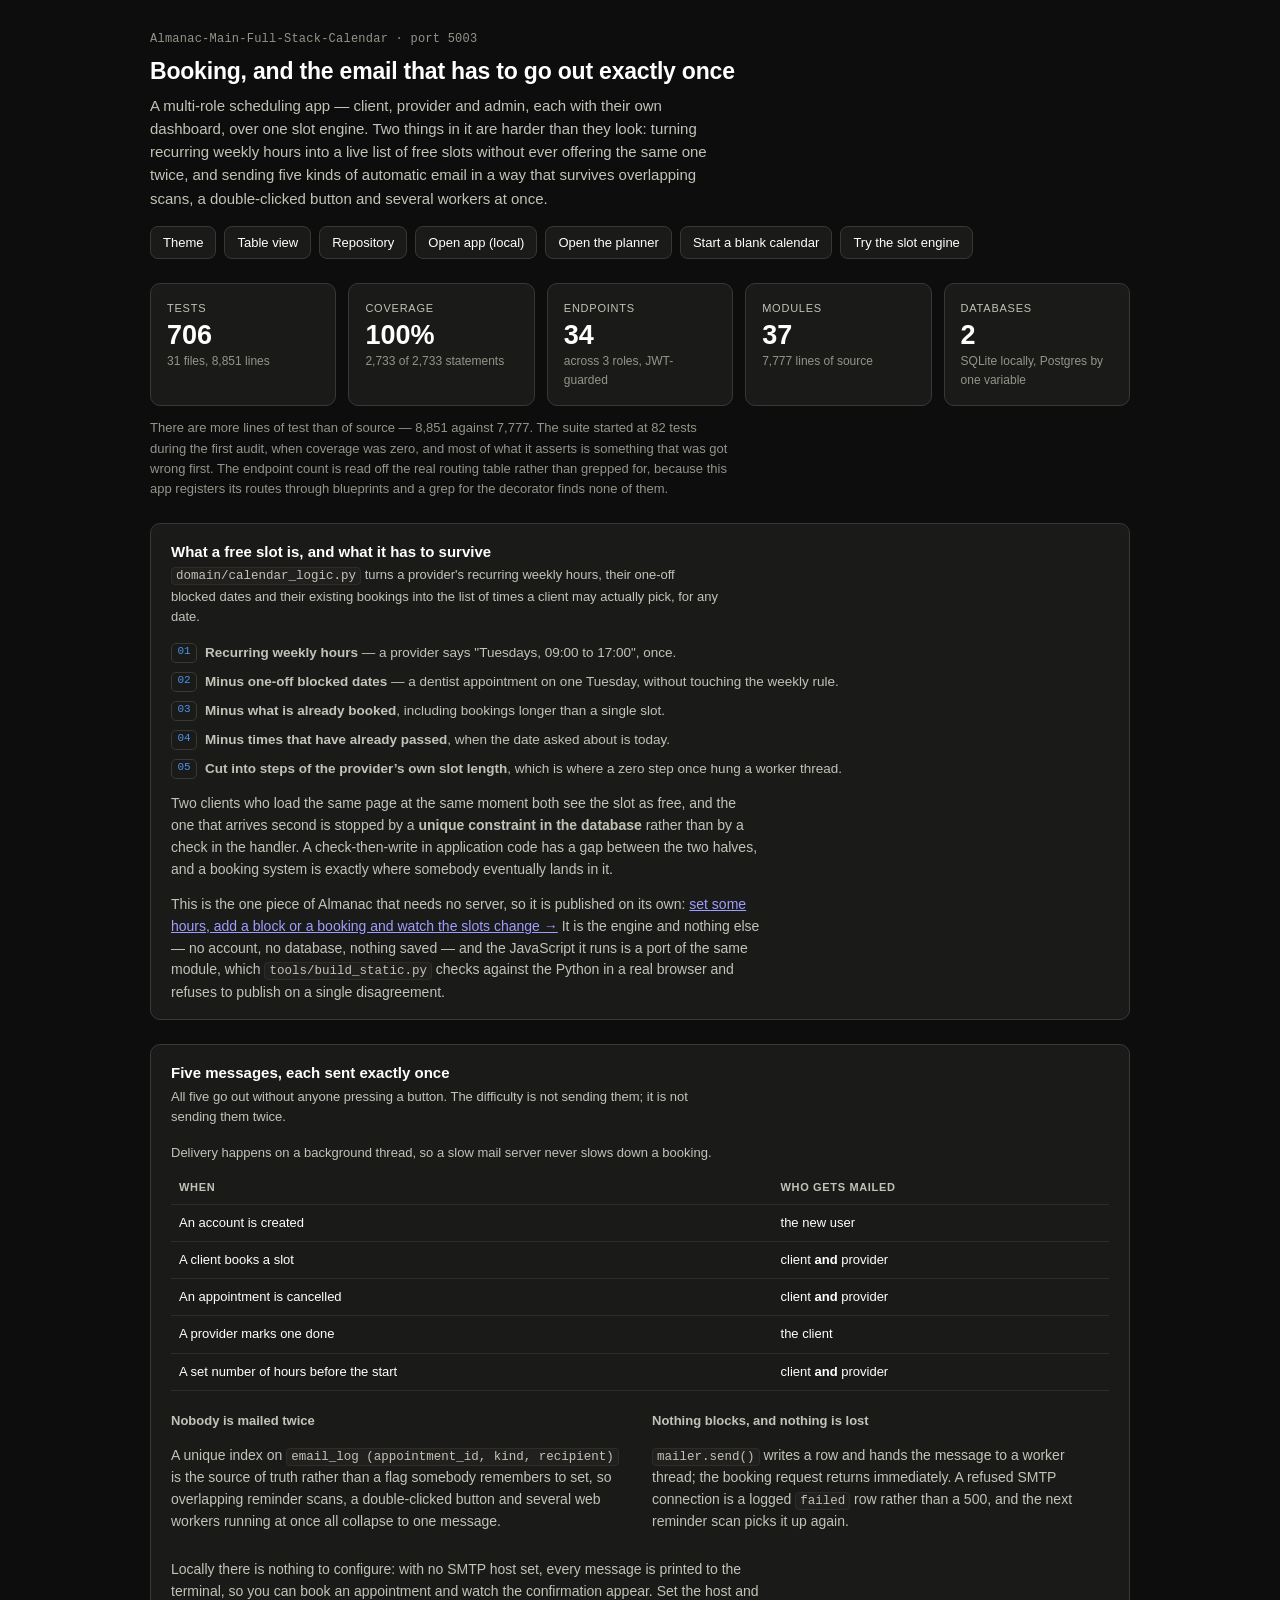
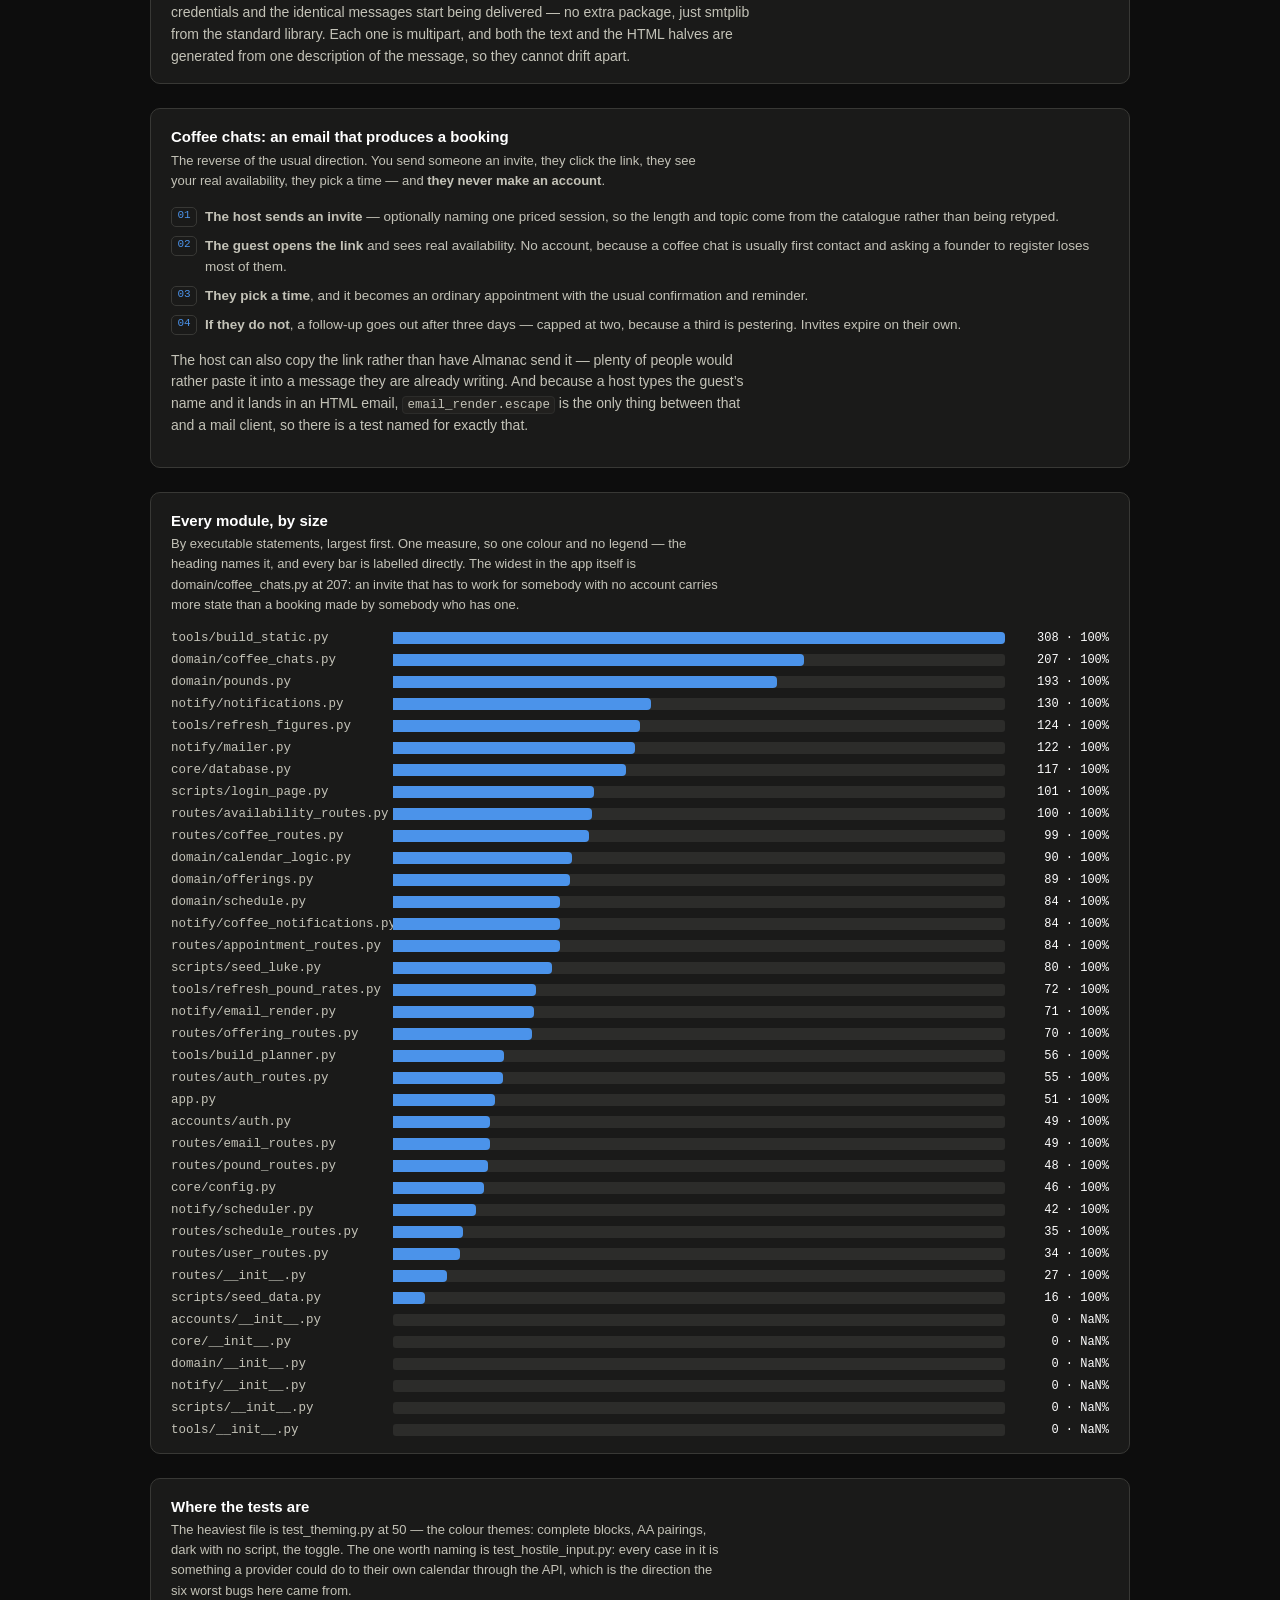
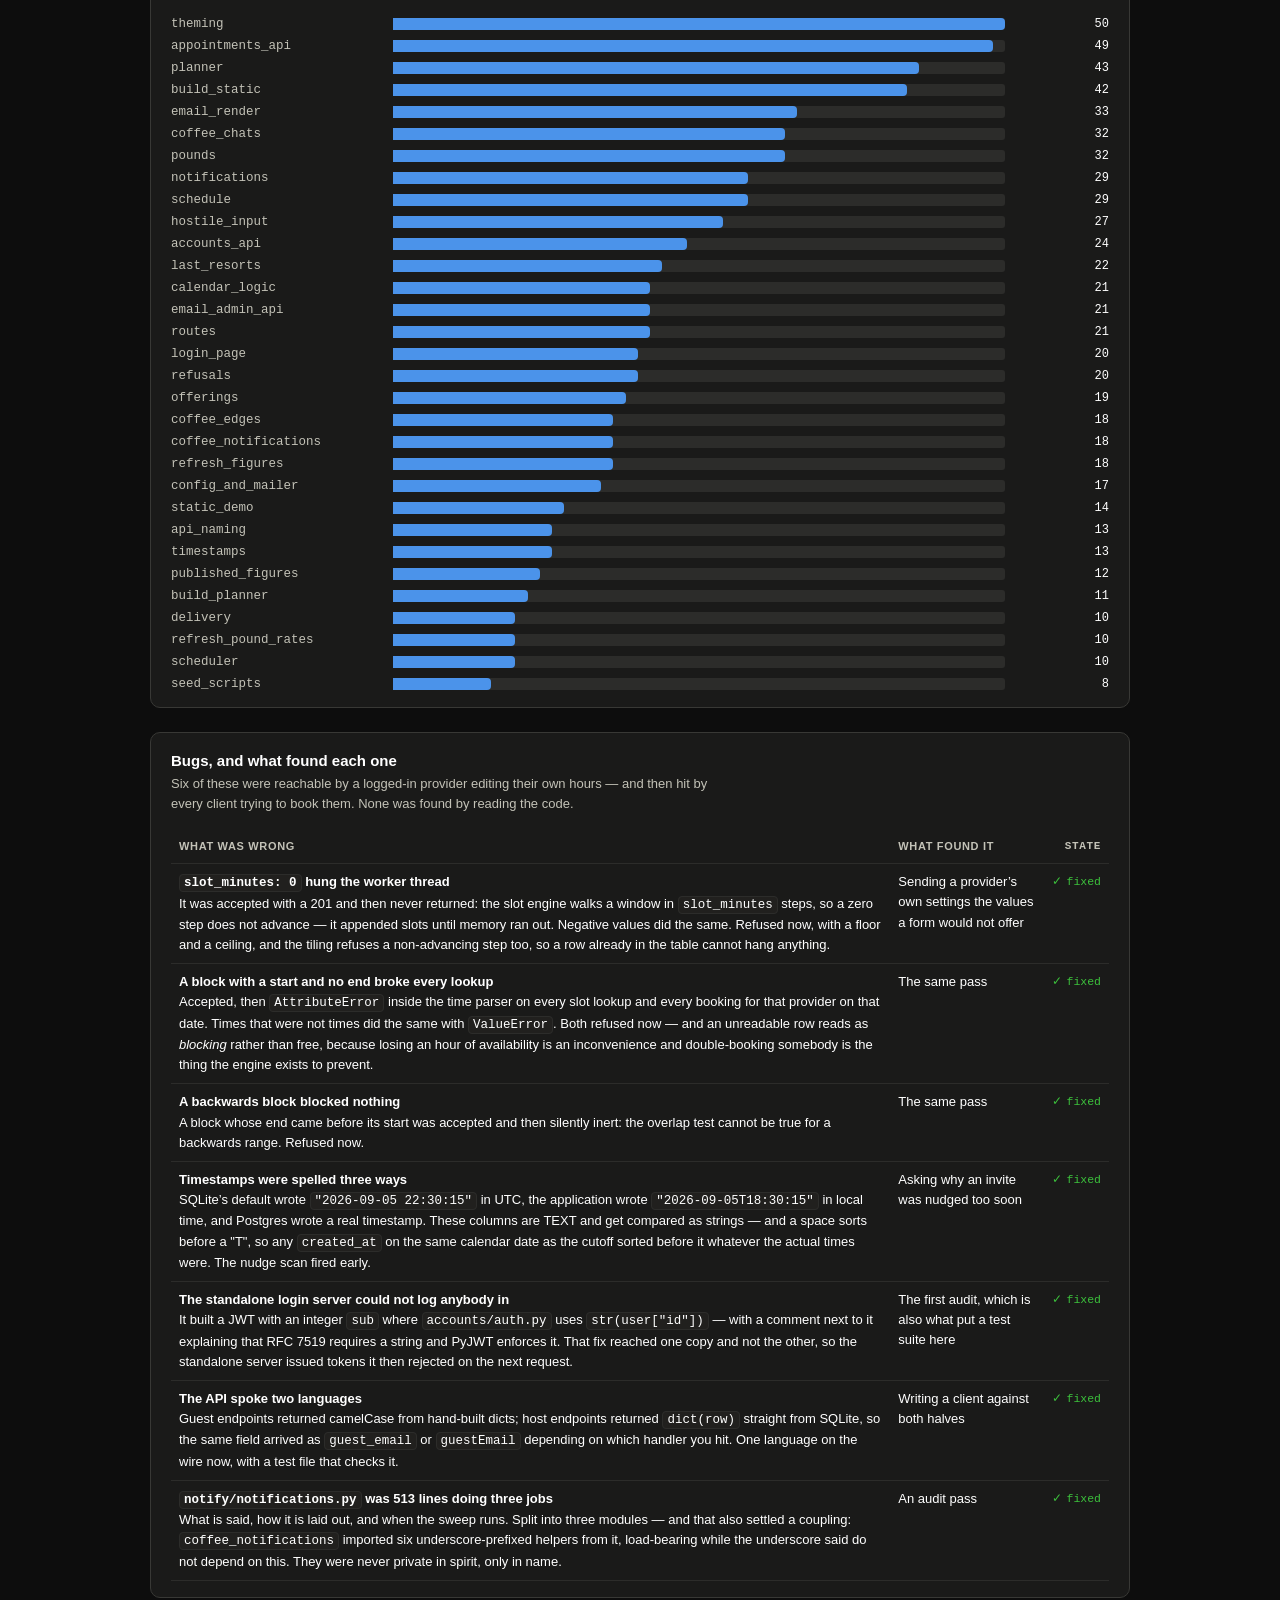
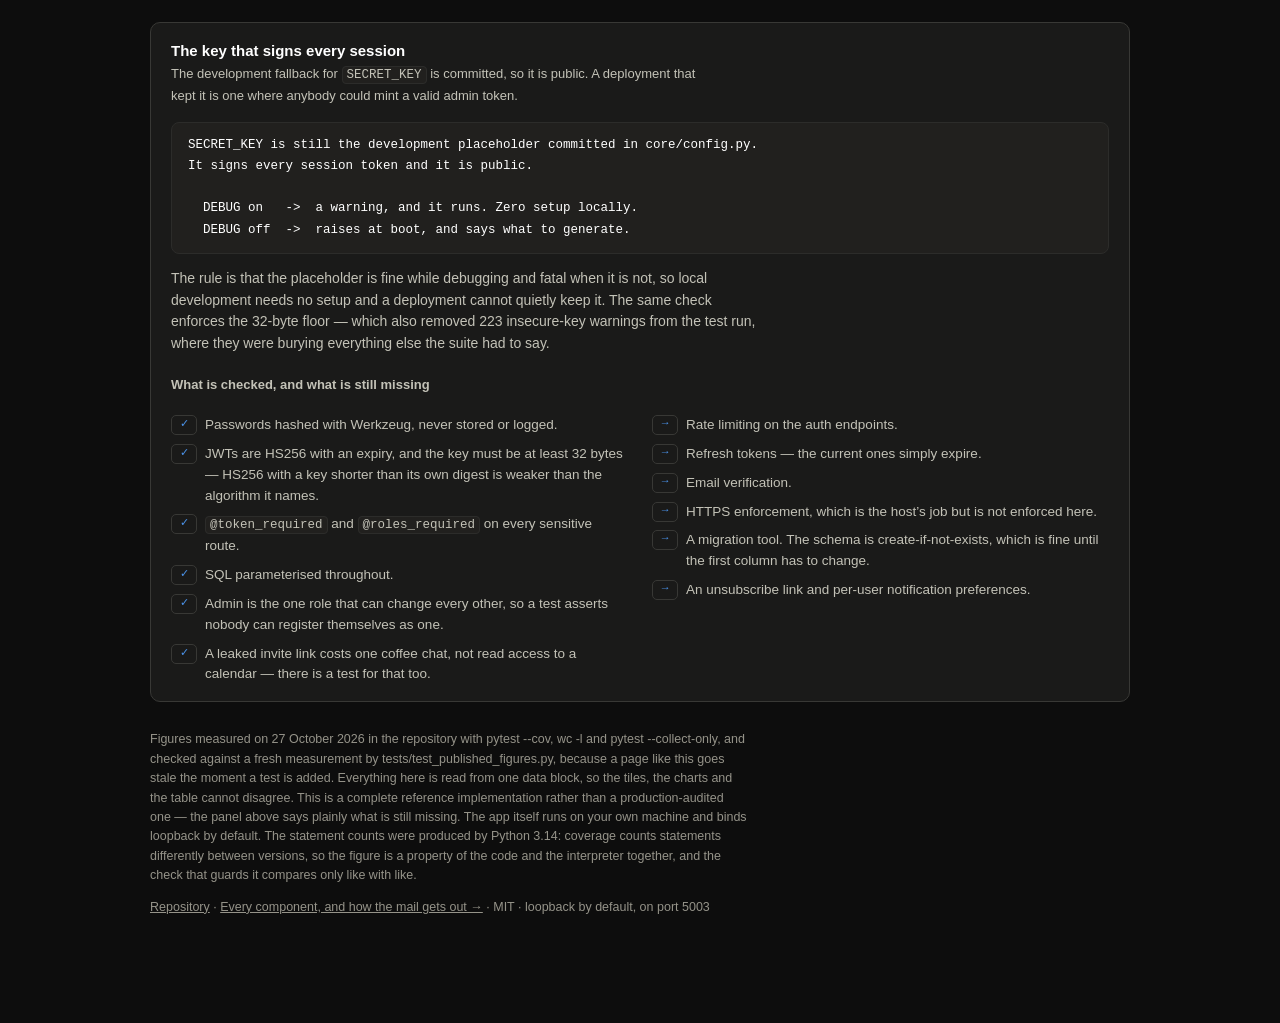
<file: docs/index.html>
<!DOCTYPE html>
<html lang="en" class="theme-dark">
<head>
<meta charset="utf-8">
<meta name="viewport" content="width=device-width, initial-scale=1">
<title>Almanac — overview</title>
<meta name="description" content="A multi-role appointment booking platform: free-slot calculation, automatic email that nobody receives twice, and coffee chats — an email that produces a booking without the guest needing an account.">
<meta property="og:title" content="Almanac — appointment booking">
<!-- No count in here. A figure typed into a meta tag is one nothing on the
     page derives, so it is the first thing to go stale. -->
<meta property="og:description" content="Client, provider and admin dashboards over one slot engine, with email that is sent exactly once and a guest booking flow that needs no account.">
<meta property="og:type" content="website">
<meta name="theme-color" content="#0d0d0d">
<!-- The page opens dark from the class on <html>, script or no script. This only restores
     a theme picked earlier, before first paint; 'theme' is shared by every page on this origin. -->
<script>try { var t = localStorage.getItem('theme'); if (/^[a-z]+$/.test(t)) document.documentElement.classList.replace('theme-dark', 'theme-' + t); } catch (e) {}</script>
<style>
/* ======================================================================
   DESIGN TOKENS -- the shared write-up template.
   1. Theme-independent tokens (spacing, type, shape) live on :root.
   2. Colour tokens live in one block per theme, keyed on a class on <html>.
      class="theme-dark" is in the markup, so the page is themed with no
      JavaScript; the script in <head> only restores a choice made earlier.
   3. Components below read semantic tokens only.
   The two theme blocks are the template's, identical in every project that
   uses it: every text pair is at least 4.5:1 and every UI pair at least 3:1
   in both themes (tests/test_theming.py). --color-warning (amber) is a fill
   only, always beside a glyph and a word -- never a text colour.
   To add a theme: one .theme-<name> block setting every token, and <name>
   in THEMES in the script at the bottom of this page.
   ====================================================================== */
:root {
  /* spacing: --space-N is N x 4px */
  --space-1: 4px; --space-2: 8px; --space-3: 12px; --space-4: 16px; --space-5: 20px; --space-6: 24px; --space-7: 28px; --space-8: 32px; --space-11: 44px;
  /* typography */
  --font-sans: -apple-system, BlinkMacSystemFont, "Segoe UI", Helvetica, Arial, sans-serif;
  --font-mono: ui-monospace, SFMono-Regular, Menlo, monospace;
  --text-2xs: 11px; --text-xs: 11.5px; --text-sm: 12px; --text-code: 12.5px; --text-md: 13px;
  --text-step: 13.5px; --text-base: 14px; --text-body: 15px; --text-h1: 23px; --text-stat: 27px;
  --leading-stat: 1.12; --leading-body: 1.55; --leading-code: 1.7;
  --weight-regular: 400; --weight-medium: 500; --weight-semibold: 600;
  --tracking-tight: -0.2px; --tracking-mono: .02em; --tracking-caps: .06em; --tracking-label: .07em;
  /* shape */
  --radius-xs: 3px; --radius-sm: 4px; --radius-md: 5px; --radius-lg: 8px; --radius-xl: 10px;
}

:where(:root), .theme-dark {
  color-scheme: dark;
  --color-bg: #0d0d0d; --color-surface: #1a1a19; --color-surface-subtle: #21201e;
  --color-border: #383835; --color-border-strong: #6e6c66;
  --color-text-primary: #ffffff; --color-text-muted: #c3c2b7; --color-text-subtle: #959389;
  --color-accent: #4b93ea; --color-accent-hover: #7ab0f0; --color-accent-subtle: #14263c; --color-text-on-accent: #0d0d0d;
  --color-danger: #f06a6a; --color-success: #3cc13c; --color-warning: #fab219;
  --color-grid: #2c2c2a; --color-track: #2c2c2a;
}
.theme-light {
  color-scheme: light;
  --color-bg: #ece6d6; --color-surface: #fffdf7; --color-surface-subtle: #f6f1e4;
  --color-border: #ded5bf; --color-border-strong: #7a7466;
  --color-text-primary: #12161d; --color-text-muted: #3c4453; --color-text-subtle: #665632;
  --color-accent: #1f63b8; --color-accent-hover: #174f94; --color-accent-subtle: #dfe9f7; --color-text-on-accent: #ffffff;
  --color-danger: #b02e2e; --color-success: #0a6e0a; --color-warning: #fab219;
  --color-grid: #ece6d6; --color-track: #ece6d6;
}

* { box-sizing: border-box; }
html, body { margin: 0; }
.viz-root {
  padding: var(--space-8) var(--space-6) var(--space-11);
  font: var(--text-body)/var(--leading-body) var(--font-sans);
  background: var(--color-bg); color: var(--color-text-primary);
  min-height: 100vh;
}
main { max-width: 980px; margin: 0 auto; }

.crumb {
  margin: 0 0 var(--space-2); font: var(--weight-regular) var(--text-sm) var(--font-mono); color: var(--color-text-subtle);
  letter-spacing: var(--tracking-mono);
}
h1 { font-size: var(--text-h1); margin: 0 0 var(--space-1); letter-spacing: var(--tracking-tight); }
.lede { color: var(--color-text-muted); margin: 0; font-size: var(--text-body); max-width: 68ch; }
.head { display: flex; justify-content: space-between; align-items: flex-start; gap: var(--space-4); flex-wrap: wrap; }
.controls { display: flex; gap: var(--space-2); flex-wrap: wrap; }
button, .btn {
  font: var(--weight-regular) var(--text-md) var(--font-sans); cursor: pointer; text-decoration: none;
  display: inline-block;
  background: var(--color-surface); color: var(--color-text-primary);
  border: 1px solid var(--color-border); border-radius: var(--radius-lg); padding: var(--space-2) var(--space-3);
}
button:hover, .btn:hover { border-color: var(--color-text-subtle); }
button[aria-pressed="true"] { border-color: var(--color-accent); color: var(--color-accent); }

/* ------------------------------------------------------------ stat tiles */
/* A bare stat tile is the one form that ships without a hover layer: there is
 * no plot to interrogate, just the figure and what it counts. */
.tiles { display: grid; grid-template-columns: repeat(auto-fit, minmax(156px, 1fr)); gap: var(--space-3); margin: var(--space-6) 0 var(--space-2); }
.tile { background: var(--color-surface); border: 1px solid var(--color-border); border-radius: var(--radius-xl); padding: var(--space-4) var(--space-4); }
.tile .k { display: block; color: var(--color-text-muted); font-size: var(--text-2xs); text-transform: uppercase; letter-spacing: var(--tracking-label); }
.tile .v { display: block; margin-top: 3px; font: var(--weight-semibold) var(--text-stat)/var(--leading-stat) var(--font-sans); font-variant-numeric: tabular-nums; }
.tile .n { display: block; margin-top: 2px; color: var(--color-text-subtle); font-size: var(--text-sm); }

.note { color: var(--color-text-subtle); font-size: var(--text-md); max-width: 80ch; margin: var(--space-3) 0 0; }

/* ---------------------------------------------------------------- panels */
.panel { background: var(--color-surface); border: 1px solid var(--color-border); border-radius: var(--radius-xl); padding: var(--space-4) var(--space-5); margin-top: var(--space-6); }
.panel h2 { margin: 0 0 2px; font-size: var(--text-body); }
.panel h3 { margin: var(--space-5) 0 var(--space-2); font-size: var(--text-md); color: var(--color-text-muted); }
.panel .sub { margin: 0 0 var(--space-4); color: var(--color-text-muted); font-size: var(--text-md); max-width: 76ch; }
.panel p { font-size: var(--text-base); color: var(--color-text-muted); max-width: 76ch; }
.split { display: grid; grid-template-columns: repeat(auto-fit, minmax(330px, 1fr)); gap: var(--space-6); }

/* Thin marks on a recessive track, 4px rounding on the data end only so the
 * mark stays anchored flat to the baseline it grows from. */
.bars { display: grid; gap: var(--space-2); }
.bar { display: grid; grid-template-columns: 210px 1fr 92px; gap: var(--space-3); align-items: center; }
.bar .lab { font: var(--weight-regular) var(--text-code) var(--font-mono); color: var(--color-text-muted); }
.bar .rail { position: relative; height: 12px; background: var(--color-track); border-radius: var(--radius-xs); }
.bar .fill { position: absolute; inset: 0 auto 0 0; background: var(--color-accent); border-radius: 0 4px 4px 0; }
.bar .val { text-align: right; font: var(--weight-medium) var(--text-sm) var(--font-mono); font-variant-numeric: tabular-nums; color: var(--color-text-primary); }
.bar:hover .rail { outline: 2px solid var(--color-border); outline-offset: 2px; }

/* ----------------------------------------------------------------- table */
table { width: 100%; border-collapse: collapse; }
caption { text-align: left; color: var(--color-text-muted); font-size: var(--text-md); padding-bottom: var(--space-2); }
th, td { text-align: left; padding: var(--space-2) var(--space-2); border-bottom: 1px solid var(--color-grid); font-size: var(--text-md); vertical-align: top; }
th { color: var(--color-text-muted); font-size: var(--text-2xs); text-transform: uppercase; letter-spacing: var(--tracking-caps); }
td.num, th.num { text-align: right; font-family: var(--font-mono); font-variant-numeric: tabular-nums; }
td.mono { font-family: var(--font-mono); font-size: var(--text-sm); }
tr.total td { border-bottom: none; font-weight: var(--weight-semibold); }
[hidden] { display: none !important; }

code { font-family: var(--font-mono); font-size: var(--text-code); background: var(--color-surface-subtle); border: 1px solid var(--color-grid); border-radius: var(--radius-sm); padding: 1px var(--space-1); }
pre {
  background: var(--color-surface-subtle); border: 1px solid var(--color-grid); border-radius: var(--radius-lg);
  padding: var(--space-3) var(--space-4); overflow-x: auto;
  font: var(--text-code)/var(--leading-code) var(--font-mono); color: var(--color-text-primary); margin: var(--space-3) 0 0;
}

/* Numbered steps. */
.flow { list-style: none; margin: var(--space-3) 0 0; padding: 0; display: grid; gap: var(--space-2); }
.flow li { display: grid; grid-template-columns: 26px 1fr; gap: var(--space-2); font-size: var(--text-step); color: var(--color-text-muted); }
.step {
  font: var(--weight-medium) var(--text-2xs) var(--font-mono); color: var(--color-accent);
  border: 1px solid var(--color-border); border-radius: var(--radius-md);
  text-align: center; padding: 1px 0; height: 20px;
}

/* Status. Never colour alone: each carries a glyph and a word, which is what
 * makes the sub-3:1 amber legal. */
.flag { display: inline-flex; align-items: center; gap: var(--space-1); font: var(--weight-medium) var(--text-xs) var(--font-mono); white-space: nowrap; }
.flag .g { font-size: var(--text-sm); }
.flag.good { color: var(--color-success); }
.flag.warn { color: var(--color-text-primary); }   /* amber (--color-warning) is a fill, never text */
.flag.crit { color: var(--color-danger); }

dl.kv { display: grid; grid-template-columns: auto 1fr; gap: var(--space-1) var(--space-4); margin: var(--space-3) 0 0; font-size: var(--text-md); }
dl.kv dt { color: var(--color-text-muted); font-family: var(--font-mono); font-size: var(--text-sm); }
dl.kv dd { margin: 0; }

footer { margin-top: var(--space-7); color: var(--color-text-subtle); font-size: var(--text-code); max-width: 86ch; }
footer a { color: inherit; }
</style>
</head>

<body class="viz-root" data-palette="#2a78d6">
<main>

<div class="head">
  <div>
    <p class="crumb">Almanac-Main-Full-Stack-Calendar &middot; port 5003</p>
    <h1>Booking, and the email that has to go out exactly once</h1>
    <p class="lede">
      A multi-role scheduling app — client, provider and admin, each with
      their own dashboard, over one slot engine. Two things in it are harder
      than they look: turning recurring weekly hours into a live list of free
      slots without ever offering the same one twice, and sending five kinds
      of automatic email in a way that survives overlapping scans, a
      double-clicked button and several workers at once.
    </p>
  </div>
  <div class="controls">
    <button id="themeBtn" type="button" aria-label="Switch to light theme">Theme</button>
    <button id="tableBtn" type="button" aria-pressed="false">Table view</button>
    <a class="btn" href="https://github.com/luke-zhang-cs-py/Almanac-Main-Full-Stack-Calendar">Repository</a>
    <a class="btn" id="localBtn" href="http://127.0.0.1:5003/"
       title="Only works on a machine that is running the app">Open app (local)</a>
    <!-- The one page here that needs nothing running. A test rebuilds it
         from standalone/planner/ and fails if this copy has drifted. -->
    <a class="btn" href="planner.html"
       title="One self-contained file, no server, invented sample data">Open the planner</a>
    <!-- The same engine with nothing in it. The planner above is seeded with
         an invented term, which shows what the thing does and is the wrong
         place to start a real one from -- you would be deleting somebody
         else's lectures first. Built from data.blank.js by the same builder.
         Export a backup from here and domain/schedule.py imports it, which is
         how an offline file ends up with server-sent reminders. -->
    <a class="btn" href="calendar.html"
       title="The same calendar with nothing in it: no term, no diary, no to-dos. Export a backup and Almanac will remind you.">Start a blank calendar</a>
    <!-- The slot engine on its own, ported to JavaScript.
         tools/build_static.py refuses to publish it if the port and
         domain/calendar_logic.py disagree about a single slot. -->
    <a class="btn" href="app/"
       title="The free-slot engine, running in the browser. No account, no database, nothing saved.">Try the slot engine</a>
  </div>
</div>

<section class="tiles" id="tiles" aria-label="Headline figures"></section>
<p class="note" id="tilesNote"></p>

<!-- ==================================================== the slot engine -->
<section class="panel">
  <h2>What a free slot is, and what it has to survive</h2>
  <p class="sub">
    <code>domain/calendar_logic.py</code> turns a provider's recurring weekly hours,
    their one-off blocked dates and their existing bookings into the list of
    times a client may actually pick, for any date.
  </p>
  <ul class="flow" id="slotList"></ul>
  <p id="raceNote"></p>
  <p class="note">
    This is the one piece of Almanac that needs no server, so it is published
    on its own: <a href="app/">set some hours, add a block or a booking and
    watch the slots change &rarr;</a> It is the engine and nothing else — no
    account, no database, nothing saved — and the JavaScript it runs is a port
    of the same module, which <code>tools/build_static.py</code> checks against
    the Python in a real browser and refuses to publish on a single
    disagreement.
  </p>
</section>

<!-- ====================================================== the email -->
<section class="panel">
  <h2>Five messages, each sent exactly once</h2>
  <p class="sub">
    All five go out without anyone pressing a button. The difficulty is not
    sending them; it is not sending them twice.
  </p>
  <table>
    <caption>Delivery happens on a background thread, so a slow mail server
      never slows down a booking.</caption>
    <thead>
      <tr><th>When</th><th>Who gets mailed</th></tr>
    </thead>
    <tbody id="mailBody"></tbody>
  </table>
  <div class="split">
    <div>
      <h3>Nobody is mailed twice</h3>
      <p>
        A unique index on
        <code>email_log (appointment_id, kind, recipient)</code> is the source
        of truth rather than a flag somebody remembers to set, so overlapping
        reminder scans, a double-clicked button and several web workers
        running at once all collapse to one message.
      </p>
    </div>
    <div>
      <h3>Nothing blocks, and nothing is lost</h3>
      <p>
        <code>mailer.send()</code> writes a row and hands the message to a
        worker thread; the booking request returns immediately. A refused SMTP
        connection is a logged <code>failed</code> row rather than a 500, and
        the next reminder scan picks it up again.
      </p>
    </div>
  </div>
  <p class="note" id="mailNote"></p>
</section>

<!-- ================================================== the coffee chat -->
<section class="panel">
  <h2>Coffee chats: an email that produces a booking</h2>
  <p class="sub">
    The reverse of the usual direction. You send someone an invite, they click
    the link, they see your real availability, they pick a time — and
    <strong>they never make an account</strong>.
  </p>
  <ul class="flow" id="coffeeList"></ul>
  <p id="coffeeNote"></p>
</section>

<!-- ==================================================== the source -->
<section class="panel" id="modulePanel">
  <h2>Every module, by size</h2>
  <p class="sub" id="moduleSub"></p>
  <div id="moduleBars" class="bars"></div>
</section>

<section class="panel" id="testPanel">
  <h2>Where the tests are</h2>
  <p class="sub" id="testSub"></p>
  <div id="testBars" class="bars"></div>
</section>

<section class="panel" id="tablePanel" hidden>
  <table>
    <caption>Every module with its size, statements, coverage and what it is
      for. The same data as the two charts above.</caption>
    <thead>
      <tr><th>Module</th><th class="num">Lines</th><th class="num">Stmts</th>
          <th class="num">Covered</th><th>What it does</th></tr>
    </thead>
    <tbody id="tableBody"></tbody>
  </table>
</section>

<!-- =========================================================== the bugs -->
<section class="panel">
  <h2>Bugs, and what found each one</h2>
  <p class="sub">
    Six of these were reachable by a logged-in provider editing their own
    hours — and then hit by every client trying to book them. None was found
    by reading the code.
  </p>
  <table>
    <thead>
      <tr><th>What was wrong</th><th>What found it</th><th class="num">State</th></tr>
    </thead>
    <tbody id="bugBody"></tbody>
  </table>
</section>

<!-- ======================================================= the security -->
<section class="panel">
  <h2>The key that signs every session</h2>
  <p class="sub">
    The development fallback for <code>SECRET_KEY</code> is committed, so it
    is public. A deployment that kept it is one where anybody could mint a
    valid admin token.
  </p>
  <pre id="keySample"></pre>
  <p id="keyNote"></p>
  <h3>What is checked, and what is still missing</h3>
  <div class="split">
    <div>
      <ul class="flow" id="secureList"></ul>
    </div>
    <div>
      <ul class="flow" id="missingList"></ul>
    </div>
  </div>
</section>

<footer>
  <p id="footNote"></p>
  <p>
    <a href="https://github.com/luke-zhang-cs-py/Almanac-Main-Full-Stack-Calendar">Repository</a>
    &middot; <a href="architecture.html">Every component, and how the mail gets out &rarr;</a>
    &middot; MIT &middot; loopback by default, on port 5003
  </p>
</footer>

</main>

<script>
'use strict';

/* Every number on this page is read from here, so the tiles, the charts and
 * the table cannot drift apart.
 *
 * Measured on 27 October 2026 in the repository: `pytest -q --cov` for the
 * statements and what is uncovered, `wc -l` for length, `pytest
 * --collect-only -q` for the test counts, and the endpoint count by walking
 * the real url_map rather than grepping for decorators. Not estimated.
 * tests/test_published_figures.py checks the module and test figures against
 * a fresh measurement; `python tools/refresh_figures.py` rewrites them. */

var MODULES = [
  { name: 'tools/build_static.py',          lines: 1183, stmts: 308, missed:  0, does: 'builds the slot-engine demo, and refuses to publish a port that disagrees' },
  { name: 'domain/coffee_chats.py',         lines: 581, stmts: 207, missed:  0, does: 'the invite lifecycle: tokens, expiry, nudges, guest booking' },
  { name: 'domain/pounds.py',               lines: 523, stmts: 193, missed:  0, does: 'Canadian dollars into pounds, crossed through the euro, against a ceiling' },
  { name: 'notify/notifications.py',        lines: 470, stmts: 130, missed:  0, does: 'what Almanac says, and on what occasion' },
  { name: 'tools/refresh_figures.py',       lines: 233, stmts: 124, missed:  0, does: 'rewrites the figures on this page from a real run' },
  { name: 'notify/mailer.py',               lines: 280, stmts: 122, missed:  0, does: 'transport: SMTP, the background queue, the delivery log' },
  { name: 'core/database.py',               lines: 559, stmts: 117, missed:  0, does: 'one interface over SQLite and Postgres' },
  { name: 'scripts/login_page.py',          lines: 431, stmts: 101, missed:  0, does: 'a standalone sign-in demo server with its own database' },
  { name: 'routes/availability_routes.py',  lines: 177, stmts: 100, missed:  0, does: 'provider hours and blocked dates; the public slot lookup' },
  { name: 'routes/coffee_routes.py',        lines: 206, stmts:  99, missed:  0, does: 'invites for the host, booking for the guest' },
  { name: 'domain/calendar_logic.py',       lines: 212, stmts:  90, missed:  0, does: 'the free-slot engine' },
  { name: 'domain/offerings.py',            lines: 250, stmts:  89, missed:  0, does: 'the priced catalogue; money as integer minor units' },
  { name: 'domain/schedule.py',             lines: 257, stmts:  84, missed:  0, does: 'a timetable imported from the planner, and what may be reminded about' },
  { name: 'notify/coffee_notifications.py', lines: 247, stmts:  84, missed:  0, does: 'invite, nudge, booked and declined mail' },
  { name: 'routes/appointment_routes.py',   lines: 169, stmts:  84, missed:  0, does: 'book, list, cancel, complete' },
  { name: 'scripts/seed_luke.py',           lines: 278, stmts:  80, missed:  0, does: 'seeds a provider with hours and a catalogue' },
  { name: 'tools/refresh_pound_rates.py',   lines: 131, stmts:  72, missed:  0, does: 'refreshes the ECB rate history the pound wallet reads' },
  { name: 'notify/email_render.py',         lines: 223, stmts:  71, missed:  0, does: 'how a message is laid out — text and HTML from one description' },
  { name: 'routes/offering_routes.py',      lines: 135, stmts:  70, missed:  0, does: 'catalogue CRUD for the owner, browse for everyone' },
  { name: 'tools/build_planner.py',         lines: 175, stmts:  56, missed:  0, does: 'inlines the planner into one file that cannot reach the network' },
  { name: 'routes/auth_routes.py',          lines:  95, stmts:  55, missed:  0, does: 'register, login, me' },
  { name: 'app.py',                         lines:  87, stmts:  51, missed:  0, does: 'the factory and the blueprint registration' },
  { name: 'accounts/auth.py',               lines:  87, stmts:  49, missed:  0, does: 'JWTs, and the two decorators that guard every route' },
  { name: 'routes/email_routes.py',         lines:  89, stmts:  49, missed:  0, does: 'the admin delivery log, a test send, a manual scan' },
  { name: 'routes/pound_routes.py',         lines:  93, stmts:  48, missed:  0, does: 'one ledger per account: record, list, quote, remove' },
  { name: 'core/config.py',                 lines: 152, stmts:  46, missed:  0, does: 'every setting, from the environment — and the key check' },
  { name: 'notify/scheduler.py',            lines:  98, stmts:  42, missed:  0, does: 'the one background timer: reminders and coffee nudges' },
  { name: 'routes/schedule_routes.py',      lines:  82, stmts:  35, missed:  0, does: 'import a planner backup, list it, throw it away' },
  { name: 'routes/user_routes.py',          lines:  62, stmts:  34, missed:  0, does: 'providers, and the admin user list' },
  { name: 'routes/__init__.py',             lines:  70, stmts:  27, missed:  0, does: 'the blueprint list, and the camelCase helper' },
  { name: 'scripts/seed_data.py',           lines:  32, stmts:  16, missed:  0, does: 'seeds the starter admin account' },
  { name: 'accounts/__init__.py',           lines:  19, stmts:   0, missed:  0, does: 'why the security boundary is its own directory' },
  { name: 'core/__init__.py',               lines:  20, stmts:   0, missed:  0, does: 'the plumbing everything sits on, and the direction of the arrows' },
  { name: 'domain/__init__.py',             lines:  25, stmts:   0, missed:  0, does: 'what the booking rules are, and what they are not allowed to import' },
  { name: 'notify/__init__.py',             lines:  29, stmts:   0, missed:  0, does: 'the email stack, bottom to top, and why it is not called email' },
  { name: 'scripts/__init__.py',            lines:   9, stmts:   0, missed:  0, does: 'the hand-run scripts, and why they run as modules' },
  { name: 'tools/__init__.py',              lines:   8, stmts:   0, missed:  0, does: 'why the developer tools are a package: so coverage sees a new one' }
];

/* Left out of coverage on purpose, and named here so the omission is visible
 * rather than silent. Empty: the build tools and the hand-run scripts used to
 * be listed here, and are measured like everything else now. Only tests/ is
 * omitted, and the guard fails if anything else is. */
var OMITTED = [
];

var TESTS = [
  { file: 'test_theming.py',              n: 50, of: 'the colour themes: complete blocks, AA pairings, dark with no script, the toggle' },
  { file: 'test_appointments_api.py',     n: 49, of: 'booking, cancelling, completing, and who may do which' },
  { file: 'test_planner.py',              n: 43, of: 'the standalone planner, and that no seed of anyone’s is committed with it' },
  { file: 'test_build_static.py',         n: 42, of: 'the slot-engine build: compare, refuse, prove, write' },
  { file: 'test_email_render.py',         n: 33, of: 'that the text and HTML halves cannot drift apart' },
  { file: 'test_coffee_chats.py',         n: 32, of: 'the invite lifecycle end to end' },
  { file: 'test_pounds.py',               n: 32, of: 'the cross rate and the markup, against the wallet fixture' },
  { file: 'test_notifications.py',        n: 29, of: 'what is said, on which occasion' },
  { file: 'test_schedule.py',             n: 29, of: 'the imported timetable, and the reminder the planner cannot send' },
  { file: 'test_hostile_input.py',        n: 27, of: 'what a provider can do to their own calendar' },
  { file: 'test_accounts_api.py',         n: 24, of: 'registration, login, and the role nobody may self-assign' },
  { file: 'test_last_resorts.py',         n: 22, of: 'the arms that run only after something else went wrong' },
  { file: 'test_calendar_logic.py',       n: 21, of: 'the slot engine' },
  { file: 'test_email_admin_api.py',      n: 21, of: 'the delivery log and the manual scan' },
  { file: 'test_routes.py',               n: 21, of: 'the HTTP surface' },
  { file: 'test_login_page.py',           n: 20, of: 'the standalone sign-in demo' },
  { file: 'test_refusals.py',             n: 20, of: 'what every endpoint says when it has to say no' },
  { file: 'test_offerings.py',            n: 19, of: 'the catalogue, and money as integer minor units' },
  { file: 'test_coffee_edges.py',         n: 18, of: 'expired links, lost races, and payloads nobody meant to send' },
  { file: 'test_coffee_notifications.py', n: 18, of: 'invite, nudge, booked and declined mail' },
  { file: 'test_refresh_figures.py',      n: 18, of: 'the tool that keeps the figures on this page true' },
  { file: 'test_config_and_mailer.py',    n: 17, of: 'the key check, and a mail server that refuses' },
  { file: 'test_static_demo.py',          n: 14, of: 'that the published slot-engine demo has not drifted from what built it' },
  { file: 'test_api_naming.py',           n: 13, of: 'that the whole API speaks one language on the wire' },
  { file: 'test_timestamps.py',           n: 13, of: 'that every timestamp is written the same way' },
  { file: 'test_published_figures.py',    n: 12, of: 'the numbers on this page, against a fresh measurement' },
  { file: 'test_build_planner.py',        n: 11, of: 'the planner build command, and the source shapes it tolerates' },
  { file: 'test_delivery.py',             n: 10, of: 'the SMTP conversation, and the sweep that drives it' },
  { file: 'test_refresh_pound_rates.py',  n: 10, of: 'the ECB download and parse, with no network' },
  { file: 'test_scheduler.py',            n: 10, of: 'the background sweep' },
  { file: 'test_seed_scripts.py',         n:  8, of: 'the seed scripts, run twice against a throwaway database' }
];

var TEST_LINES = 8851;

/* Which interpreter produced the statement counts above. It matters: coverage
 * counts a `with` block or a multi-line call differently between versions, so
 * the same unchanged file measures a different number of statements under a
 * different Python. The guard compares only when the running one is this one,
 * and skips with a reason otherwise -- which is why this line exists rather
 * than the check simply failing on a CI runner. */
var MEASURED_WITH = 'Python 3.14';
var ENDPOINTS = 34;
var ROLES = 3;

var SLOTS = [
  '<strong>Recurring weekly hours</strong> — a provider says "Tuesdays, 09:00 to 17:00", once.',
  '<strong>Minus one-off blocked dates</strong> — a dentist appointment on one Tuesday, without touching the weekly rule.',
  '<strong>Minus what is already booked</strong>, including bookings longer than a single slot.',
  '<strong>Minus times that have already passed</strong>, when the date asked about is today.',
  '<strong>Cut into steps of the provider’s own slot length</strong>, which is where a zero step once hung a worker thread.'
];

var MAILS = [
  ['An account is created', 'the new user'],
  ['A client books a slot', 'client <b>and</b> provider'],
  ['An appointment is cancelled', 'client <b>and</b> provider'],
  ['A provider marks one done', 'the client'],
  ['A set number of hours before the start', 'client <b>and</b> provider']
];

var COFFEE = [
  '<strong>The host sends an invite</strong> — optionally naming one priced session, so the length and topic come from the catalogue rather than being retyped.',
  '<strong>The guest opens the link</strong> and sees real availability. No account, because a coffee chat is usually first contact and asking a founder to register loses most of them.',
  '<strong>They pick a time</strong>, and it becomes an ordinary appointment with the usual confirmation and reminder.',
  '<strong>If they do not</strong>, a follow-up goes out after three days — capped at two, because a third is pestering. Invites expire on their own.'
];

/* Authored prose with intentional markup, kept out of esc() deliberately --
 * see drawBugs, which says so. Nothing here comes from a user. */
var BUGS = [
  ['<code>slot_minutes: 0</code> hung the worker thread',
   'It was accepted with a 201 and then never returned: the slot engine walks a window in <code>slot_minutes</code> steps, so a zero step does not advance — it appended slots until memory ran out. Negative values did the same. Refused now, with a floor and a ceiling, and the tiling refuses a non-advancing step too, so a row already in the table cannot hang anything.',
   'Sending a provider’s own settings the values a form would not offer', 'fixed'],
  ['A block with a start and no end broke every lookup',
   'Accepted, then <code>AttributeError</code> inside the time parser on every slot lookup and every booking for that provider on that date. Times that were not times did the same with <code>ValueError</code>. Both refused now — and an unreadable row reads as <em>blocking</em> rather than free, because losing an hour of availability is an inconvenience and double-booking somebody is the thing the engine exists to prevent.',
   'The same pass', 'fixed'],
  ['A backwards block blocked nothing',
   'A block whose end came before its start was accepted and then silently inert: the overlap test cannot be true for a backwards range. Refused now.',
   'The same pass', 'fixed'],
  ['Timestamps were spelled three ways',
   'SQLite’s default wrote <code>"2026-09-05 22:30:15"</code> in UTC, the application wrote <code>"2026-09-05T18:30:15"</code> in local time, and Postgres wrote a real timestamp. These columns are TEXT and get compared as strings — and a space sorts before a "T", so any <code>created_at</code> on the same calendar date as the cutoff sorted before it whatever the actual times were. The nudge scan fired early.',
   'Asking why an invite was nudged too soon', 'fixed'],
  ['The standalone login server could not log anybody in',
   'It built a JWT with an integer <code>sub</code> where <code>accounts/auth.py</code> uses <code>str(user["id"])</code> — with a comment next to it explaining that RFC 7519 requires a string and PyJWT enforces it. That fix reached one copy and not the other, so the standalone server issued tokens it then rejected on the next request.',
   'The first audit, which is also what put a test suite here', 'fixed'],
  ['The API spoke two languages',
   'Guest endpoints returned camelCase from hand-built dicts; host endpoints returned <code>dict(row)</code> straight from SQLite, so the same field arrived as <code>guest_email</code> or <code>guestEmail</code> depending on which handler you hit. One language on the wire now, with a test file that checks it.',
   'Writing a client against both halves', 'fixed'],
  ['<code>notify/notifications.py</code> was 513 lines doing three jobs',
   'What is said, how it is laid out, and when the sweep runs. Split into three modules — and that also settled a coupling: <code>coffee_notifications</code> imported six underscore-prefixed helpers from it, load-bearing while the underscore said do not depend on this. They were never private in spirit, only in name.',
   'An audit pass', 'fixed']
];

var SECURE = [
  'Passwords hashed with Werkzeug, never stored or logged.',
  'JWTs are HS256 with an expiry, and the key must be at least 32 bytes — HS256 with a key shorter than its own digest is weaker than the algorithm it names.',
  '<code>@token_required</code> and <code>@roles_required</code> on every sensitive route.',
  'SQL parameterised throughout.',
  'Admin is the one role that can change every other, so a test asserts nobody can register themselves as one.',
  'A leaked invite link costs one coffee chat, not read access to a calendar — there is a test for that too.'
];

var MISSING = [
  'Rate limiting on the auth endpoints.',
  'Refresh tokens — the current ones simply expire.',
  'Email verification.',
  'HTTPS enforcement, which is the host’s job but is not enforced here.',
  'A migration tool. The schema is create-if-not-exists, which is fine until the first column has to change.',
  'An unsubscribe link and per-user notification preferences.'
];

/* ------------------------------------------------------------- helpers */

function esc(s) {
  return String(s).replace(/[&<>"]/g, function (c) {
    return { '&': '&amp;', '<': '&lt;', '>': '&gt;', '"': '&quot;' }[c];
  });
}
function el(id) { return document.getElementById(id); }
function covered(m) { return m.stmts - m.missed; }
function coverage(m) { return Math.round(100 * covered(m) / m.stmts); }
function sum(list, field) {
  return list.reduce(function (n, item) { return n + field(item); }, 0);
}

var STMTS = sum(MODULES, function (m) { return m.stmts; });
var COVERED = sum(MODULES, covered);
var LINES = sum(MODULES, function (m) { return m.lines; });
var TEST_COUNT = sum(TESTS, function (t) { return t.n; });

/* ---------------------------------------------------------------- tiles */

function drawTiles() {
  var tiles = [
    ['Tests', TEST_COUNT.toLocaleString(),
     TESTS.length + ' files, ' + TEST_LINES.toLocaleString() + ' lines'],
    ['Coverage', Math.round(100 * COVERED / STMTS) + '%',
     COVERED.toLocaleString() + ' of ' + STMTS.toLocaleString() + ' statements'],
    ['Endpoints', ENDPOINTS, 'across ' + ROLES + ' roles, JWT-guarded'],
    ['Modules', MODULES.length, LINES.toLocaleString() + ' lines of source'],
    ['Databases', 2, 'SQLite locally, Postgres by one variable']
  ];
  el('tiles').innerHTML = tiles.map(function (t) {
    return '<div class="tile"><span class="k">' + esc(t[0]) +
      '</span><strong class="v">' + esc(t[1]) + '</strong>' +
      '<span class="n">' + esc(t[2]) + '</span></div>';
  }).join('');

  el('tilesNote').textContent =
    'There are more lines of test than of source — ' +
    TEST_LINES.toLocaleString() + ' against ' + LINES.toLocaleString() +
    '. The suite started at 82 tests during the first audit, when coverage ' +
    'was zero, and most of what it asserts is something that was got wrong ' +
    'first. The endpoint count is read off the real routing table rather ' +
    'than grepped for, because this app registers its routes through ' +
    'blueprints and a grep for the decorator finds none of them.';
}

/* --------------------------------------------------------------- charts */

function drawBars(id, rows, label, value, size, peak) {
  el(id).innerHTML = rows.map(function (row) {
    var width = (size(row) / peak * 100).toFixed(1);
    return '<div class="bar" title="' + esc(label(row) + ' — ' + value(row)) +
      '"><span class="lab">' + esc(label(row)) + '</span>' +
      '<span class="rail"><span class="fill" style="width:' + width +
      '%"></span></span>' +
      '<span class="val">' + esc(value(row)) + '</span></div>';
  }).join('');
}

function byStatements() {
  return MODULES.slice().sort(function (a, b) { return b.stmts - a.stmts; });
}

function drawModules() {
  var rows = byStatements();
  var peak = rows[0].stmts;
  // The widest of the app's own modules, not of the build tools beside it:
  // the sentence is about what the platform carries.
  var app = rows.filter(function (m) {
    return !/^(tools|scripts)\//.test(m.name);
  })[0];
  el('moduleSub').textContent =
    'By executable statements, largest first. One measure, so one colour and ' +
    'no legend — the heading names it, and every bar is labelled directly. ' +
    'The widest in the app itself is ' + app.name + ' at ' + app.stmts +
    ': an invite that has to work for somebody with no account carries more ' +
    'state than a booking made by somebody who has one.';
  drawBars('moduleBars', rows,
           function (m) { return m.name; },
           function (m) { return m.stmts + ' · ' + coverage(m) + '%'; },
           function (m) { return m.stmts; }, peak);
}

function drawTests() {
  var peak = Math.max.apply(null, TESTS.map(function (t) { return t.n; }));
  var most = TESTS.reduce(function (a, b) { return b.n > a.n ? b : a; });
  el('testSub').textContent =
    'The heaviest file is ' + most.file + ' at ' + most.n + ' — ' + most.of +
    '. The one worth naming is test_hostile_input.py: every case in it is ' +
    'something a provider could do to their own calendar through the API, ' +
    'which is the direction the six worst bugs here came from.';
  drawBars('testBars', TESTS,
           function (t) { return t.file.replace('test_', '').replace('.py', ''); },
           function (t) { return String(t.n); },
           function (t) { return t.n; }, peak);
}

/* --------------------------------------------------------------- tables */

function drawTable() {
  var rows = byStatements().map(function (m) {
    return '<tr><td class="mono">' + esc(m.name) + '</td>' +
      '<td class="num">' + m.lines + '</td>' +
      '<td class="num">' + m.stmts + '</td>' +
      '<td class="num">' + coverage(m) + '%</td>' +
      '<td>' + esc(m.does) + '</td></tr>';
  }).join('');
  var omitted = OMITTED.map(function (o) {
    return '<tr><td class="mono">' + esc(o.name) + '</td>' +
      '<td class="num">' + o.lines + '</td>' +
      '<td class="num">&mdash;</td><td class="num">omitted</td>' +
      '<td>' + esc(o.why) + '</td></tr>';
  }).join('');
  el('tableBody').innerHTML = rows + omitted +
    '<tr class="total"><td>Total' +
    (OMITTED.length ? ', excluding the omitted scripts' : '') + '</td>' +
    '<td class="num">' + LINES.toLocaleString() + '</td>' +
    '<td class="num">' + STMTS.toLocaleString() + '</td>' +
    '<td class="num">' + Math.round(100 * COVERED / STMTS) + '%</td>' +
    '<td>&mdash;</td></tr>';
}

function drawBugs() {
  el('bugBody').innerHTML = BUGS.map(function (b) {
    return '<tr><td><b>' + b[0] + '</b><br>' + b[1] + '</td>' +
      '<td>' + b[2] + '</td>' +
      '<td class="num"><span class="flag good"><span class="g">✓</span>' +
      esc(b[3]) + '</span></td></tr>';
  }).join('');
}

function drawSlots() {
  el('slotList').innerHTML = SLOTS.map(function (text, index) {
    var n = index + 1;
    return '<li><span class="step">' + (n < 10 ? '0' + n : n) +
      '</span><span>' + text + '</span></li>';
  }).join('');

  el('raceNote').innerHTML =
    'Two clients who load the same page at the same moment both see the slot ' +
    'as free, and the one that arrives second is stopped by a <b>unique ' +
    'constraint in the database</b> rather than by a check in the handler. ' +
    'A check-then-write in application code has a gap between the two ' +
    'halves, and a booking system is exactly where somebody eventually ' +
    'lands in it.';
}

function drawMail() {
  el('mailBody').innerHTML = MAILS.map(function (m) {
    return '<tr><td>' + esc(m[0]) + '</td><td>' + m[1] + '</td></tr>';
  }).join('');
  el('mailNote').textContent =
    'Locally there is nothing to configure: with no SMTP host set, every ' +
    'message is printed to the terminal, so you can book an appointment and ' +
    'watch the confirmation appear. Set the host and credentials and the ' +
    'identical messages start being delivered — no extra package, just ' +
    'smtplib from the standard library. Each one is multipart, and both the ' +
    'text and the HTML halves are generated from one description of the ' +
    'message, so they cannot drift apart.';
}

function drawCoffee() {
  el('coffeeList').innerHTML = COFFEE.map(function (text, index) {
    var n = index + 1;
    return '<li><span class="step">' + (n < 10 ? '0' + n : n) +
      '</span><span>' + text + '</span></li>';
  }).join('');
  el('coffeeNote').innerHTML =
    'The host can also copy the link rather than have Almanac send it — ' +
    'plenty of people would rather paste it into a message they are already ' +
    'writing. And because a host types the guest’s name and it lands in an ' +
    'HTML email, <code>email_render.escape</code> is the only thing between ' +
    'that and a mail client, so there is a test named for exactly that.';
}

function drawSecurity() {
  el('keySample').textContent = [
    "SECRET_KEY is still the development placeholder committed in core/config.py.",
    "It signs every session token and it is public.",
    "",
    "  DEBUG on   ->  a warning, and it runs. Zero setup locally.",
    "  DEBUG off  ->  raises at boot, and says what to generate."
  ].join('\n');

  el('keyNote').textContent =
    'The rule is that the placeholder is fine while debugging and fatal ' +
    'when it is not, so local development needs no setup and a deployment ' +
    'cannot quietly keep it. The same check enforces the 32-byte floor — ' +
    'which also removed 223 insecure-key warnings from the test run, where ' +
    'they were burying everything else the suite had to say.';

  el('secureList').innerHTML = SECURE.map(function (text) {
    return '<li><span class="step">&check;</span><span>' + text +
      '</span></li>';
  }).join('');
  el('missingList').innerHTML = MISSING.map(function (text) {
    return '<li><span class="step">&rarr;</span><span>' + text +
      '</span></li>';
  }).join('');
}

/* -------------------------------------------------------------- controls */

/* Themes in order. Each needs a .theme-<name> block in the <style> above; the
 * first is the one in the markup, and an unknown saved name falls back to it.
 * The choice is saved under 'theme', which every page on this origin reads. */
var THEMES = ['dark', 'light'];
var theme = THEMES.filter(function (t) {
  return document.documentElement.classList.contains('theme-' + t);
})[0] || THEMES[0];

function nextTheme() { return THEMES[(THEMES.indexOf(theme) + 1) % THEMES.length]; }

function applyTheme(name) {
  var root = document.documentElement;
  root.className = (root.className.replace(/(^|\s)theme-\S+/g, '').trim() + ' theme-' + name).trim();
  theme = name;
  el('themeBtn').setAttribute('aria-label', 'Switch to ' + nextTheme() + ' theme');
  var bg = getComputedStyle(root).getPropertyValue('--color-bg').trim();
  document.querySelectorAll('meta[name="theme-color"]').forEach(function (m) { m.content = bg; });
}

applyTheme(theme);   // also drops a saved theme that no longer exists
el('themeBtn').addEventListener('click', function () {
  var name = nextTheme();
  try { localStorage.setItem('theme', name); } catch (e) { /* not remembered */ }
  applyTheme(name);
});

el('tableBtn').addEventListener('click', function () {
  var showTable = el('tablePanel').hidden;
  el('tablePanel').hidden = !showTable;
  el('modulePanel').hidden = showTable;
  el('testPanel').hidden = showTable;
  this.setAttribute('aria-pressed', String(showTable));
  this.textContent = showTable ? 'Chart view' : 'Table view';
});

el('footNote').textContent =
  'Figures measured on 27 October 2026 in the repository with pytest ' +
  '--cov, wc -l and pytest --collect-only, and checked against a fresh ' +
  'measurement by tests/test_published_figures.py, because a page like this ' +
  'goes stale the moment a test is added. Everything here is read from one ' +
  'data block, so the tiles, the charts and the table cannot disagree. This ' +
  'is a complete reference implementation rather than a production-audited ' +
  'one — the panel above says plainly what is still missing. The app itself ' +
  'runs on your own machine and binds loopback by default.';

el('footNote').textContent += ' The statement counts were produced by ' +
  MEASURED_WITH + ': coverage counts statements differently between ' +
  'versions, so the figure is a property of the code and the interpreter ' +
  'together, and the check that guards it compares only like with like.';

drawTiles();
drawModules();
drawTests();
drawTable();
drawBugs();
drawSlots();
drawMail();
drawCoffee();
drawSecurity();
</script>
</body>
</html>
</file>
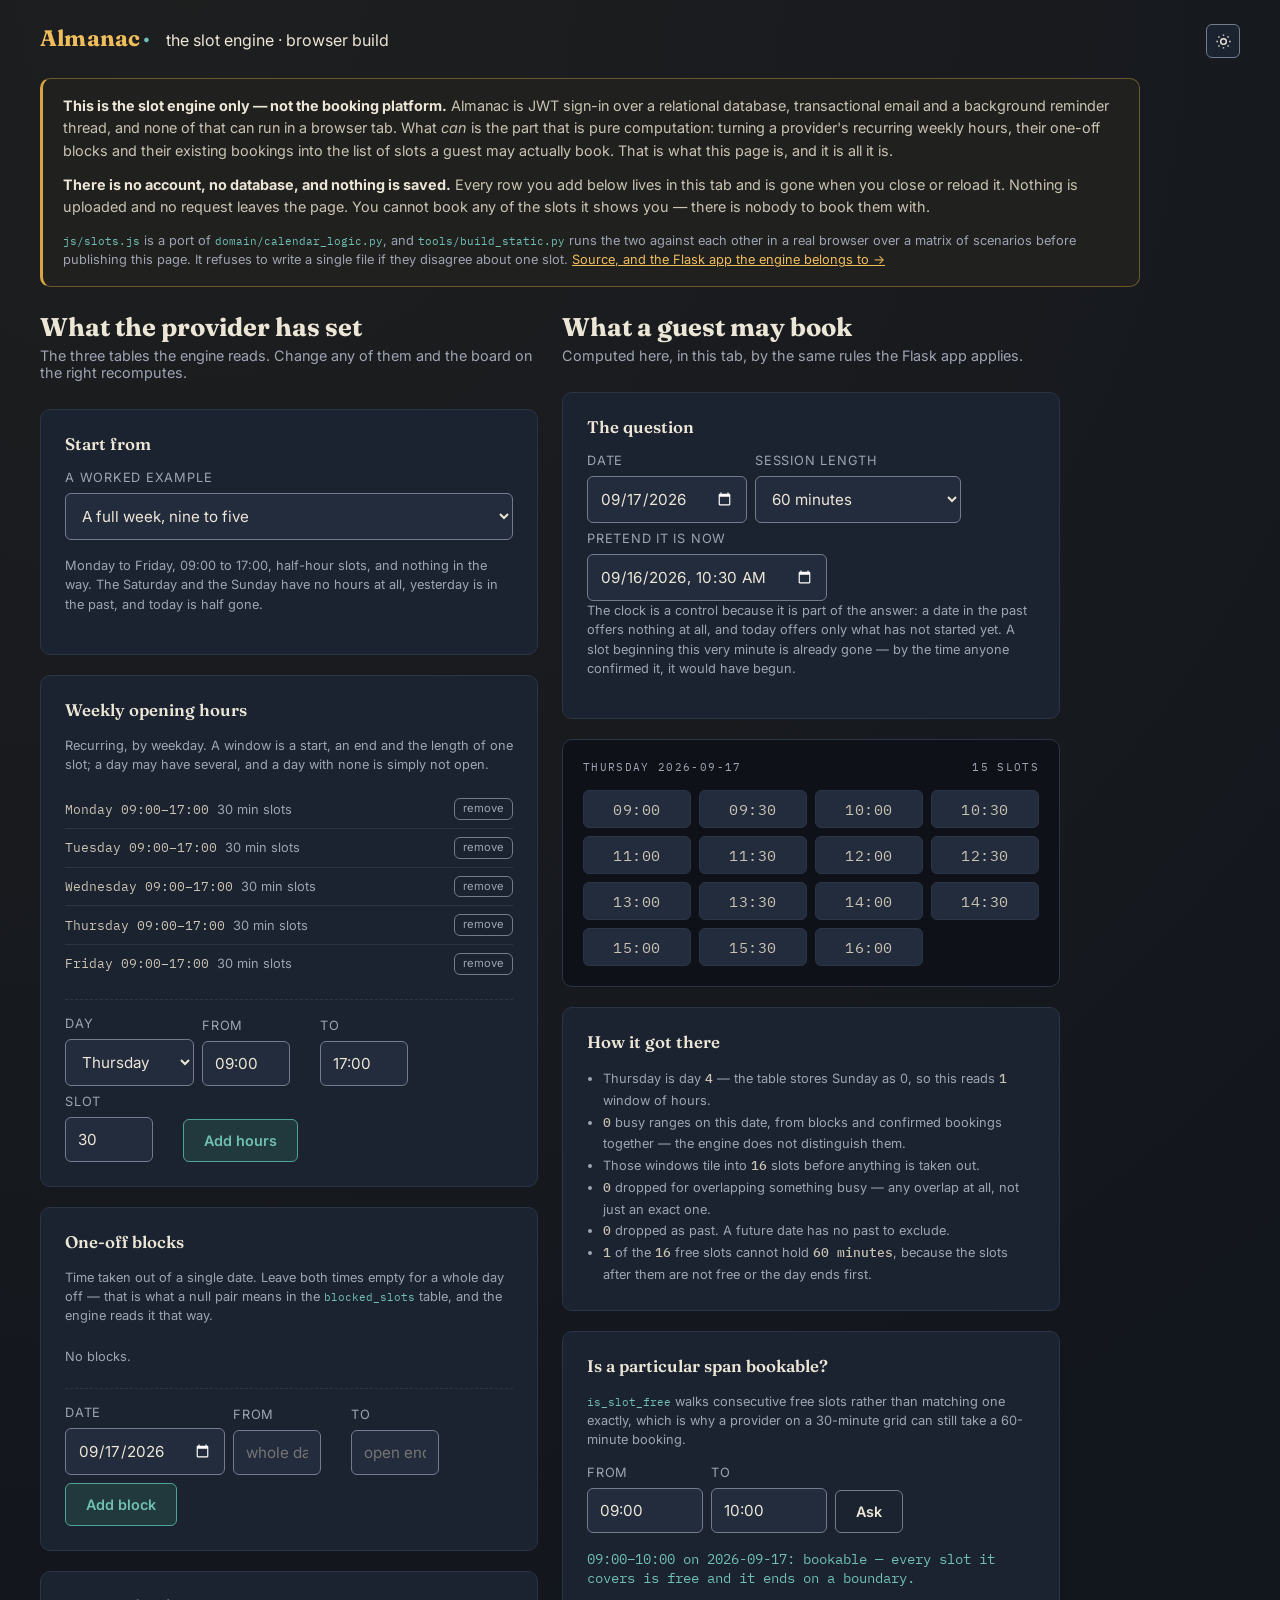
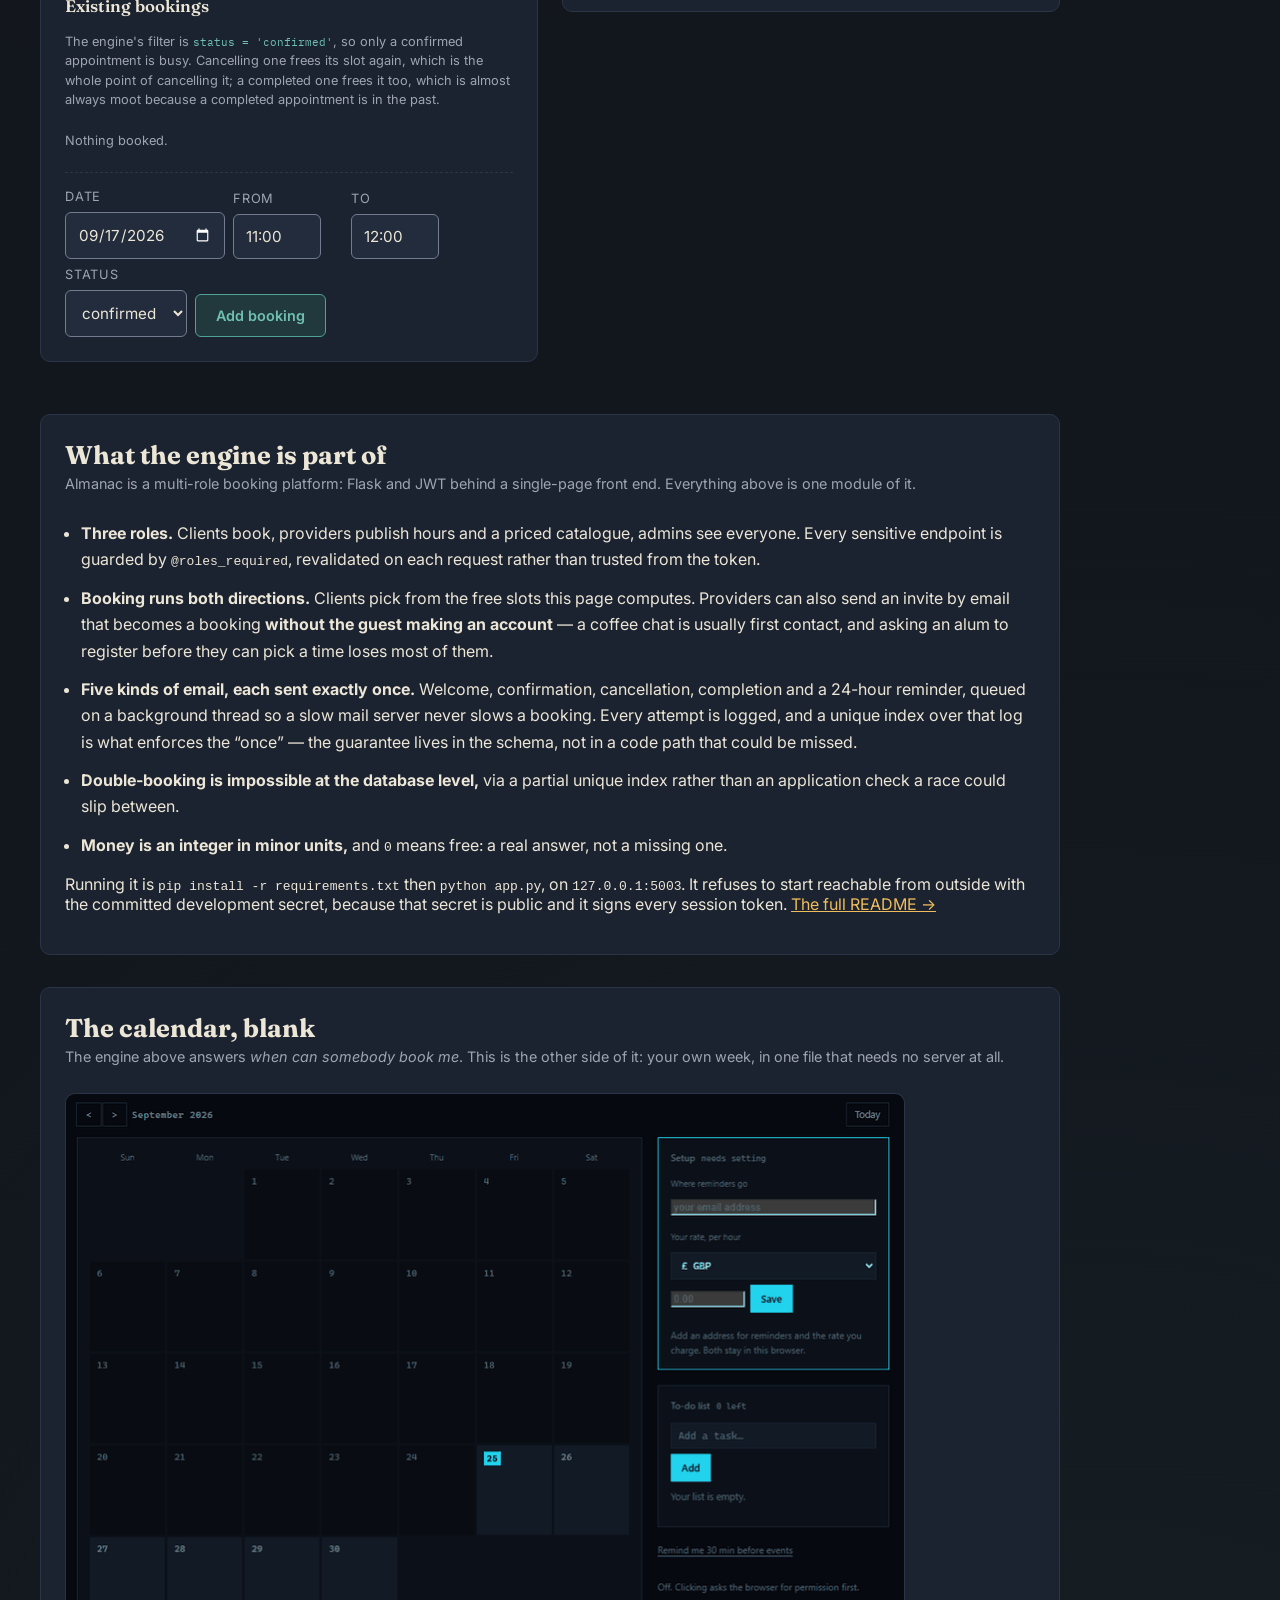
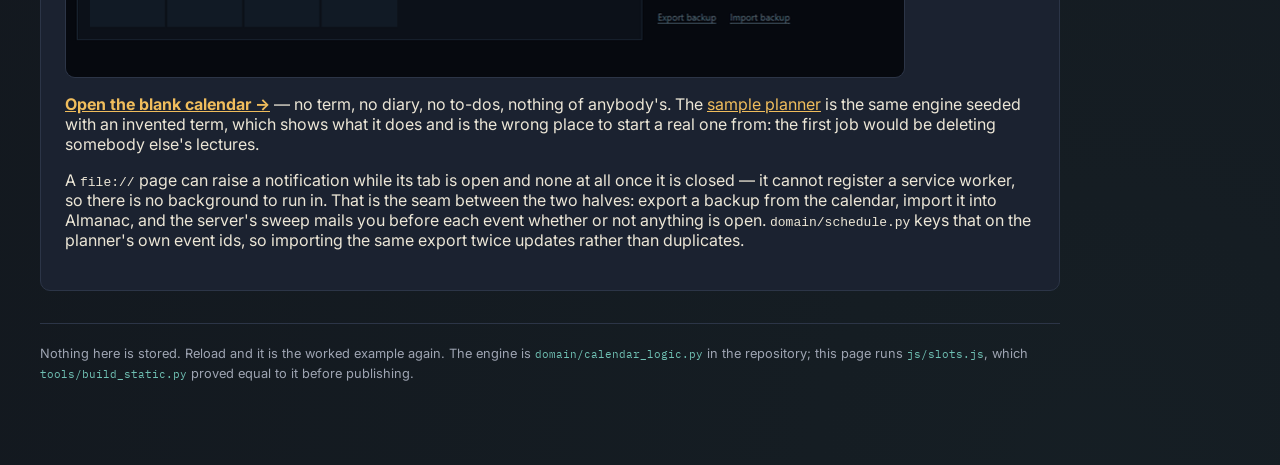
<file: docs/app/index.html>
<!DOCTYPE html>
<html lang="en" class="theme-dark">
<head>
<meta charset="UTF-8">
<meta name="viewport" content="width=device-width, initial-scale=1.0">
<title>Almanac — the slot engine, in your browser</title>
<meta name="description" content="The free-slot engine from Almanac, running standalone: recurring weekly hours, minus one-off blocks, minus existing bookings, tiled into bookable slots. No account, no database, nothing saved.">
<meta name="theme-color" content="#12161d">
<!-- class="theme-dark" themes the page with no JavaScript. This only restores a theme
     picked earlier, before first paint; 'theme' is the key every page on this origin
     shares, so a choice made on one carries to the rest. -->
<script>try { var t = localStorage.getItem('theme'); if (/^[a-z]+$/.test(t)) document.documentElement.classList.replace('theme-dark', 'theme-' + t); } catch (e) {}</script>
<link rel="stylesheet" href="css/style.css">
<link rel="stylesheet" href="css/demo.css">
</head>
<body class="demo-body">

<header class="demo-head">
  <div class="brand"><span class="mark">Almanac</span></div>
  <span class="brand sub">the slot engine · browser build</span>
  <button class="theme-toggle" type="button" data-theme-toggle aria-label="Switch to light theme">
    <svg class="moon" viewBox="0 0 24 24" fill="none" stroke="currentColor" stroke-width="2" aria-hidden="true"><path d="M21 12.8A9 9 0 1 1 11.2 3a7 7 0 0 0 9.8 9.8z"/></svg>
    <svg class="sun" viewBox="0 0 24 24" fill="none" stroke="currentColor" stroke-width="2" aria-hidden="true"><circle cx="12" cy="12" r="4"/><path d="M12 2v2M12 20v2M4.9 4.9l1.4 1.4M17.7 17.7l1.4 1.4M2 12h2M20 12h2M4.9 19.1l1.4-1.4M17.7 6.3l1.4-1.4"/></svg>
  </button>
</header>

<!-- The banner the Flask app does not have, because the Flask app does not
     need it. Said before anything else on the page, because somebody who
     reads this as "Almanac, online" will be wrong about every important
     thing on it. -->
<div class="demo-banner" id="demoBanner">
  <p>
    <b>This is the slot engine only — not the booking platform.</b>
    Almanac is JWT sign-in over a relational database, transactional email and
    a background reminder thread, and none of that can run in a browser tab.
    What <i>can</i> is the part that is pure computation: turning a provider's
    recurring weekly hours, their one-off blocks and their existing bookings
    into the list of slots a guest may actually book. That is what this page
    is, and it is all it is.
  </p>
  <p>
    <b>There is no account, no database, and nothing is saved.</b> Every row
    you add below lives in this tab and is gone when you close or reload it.
    Nothing is uploaded and no request leaves the page. You cannot book any of
    the slots it shows you — there is nobody to book them with.
  </p>
  <p class="demo-provenance">
    <code>js/slots.js</code> is a port of <code>domain/calendar_logic.py</code>,
    and <code>tools/build_static.py</code> runs the two against each other in a
    real browser over a matrix of scenarios before publishing this page. It
    refuses to write a single file if they disagree about one slot.
    <a href="https://github.com/luke-zhang-cs-py/Almanac-Main-Full-Stack-Calendar">Source, and the Flask app the engine belongs to &rarr;</a>
  </p>
</div>

<main class="main demo-main">

  <div class="demo-columns">

    <!-- ------------------------------------------------ the rows, left -->
    <section class="demo-inputs">
      <h2>What the provider has set</h2>
      <p class="lede">The three tables the engine reads. Change any of them and
        the board on the right recomputes.</p>

      <div class="card">
        <h3>Start from</h3>
        <div class="field">
          <label for="preset">A worked example</label>
          <select id="preset"></select>
        </div>
        <p class="demo-note" id="presetNote"></p>
      </div>

      <div class="card">
        <h3>Weekly opening hours</h3>
        <p class="demo-note">Recurring, by weekday. A window is a start, an end
          and the length of one slot; a day may have several, and a day with
          none is simply not open.</p>
        <div id="weekRows"></div>
        <form class="inline-form demo-add" id="addWindow">
          <div class="field">
            <label for="windowDay">Day</label>
            <select id="windowDay"></select>
          </div>
          <div class="field">
            <label for="windowStart">From</label>
            <input type="text" id="windowStart" value="09:00" size="5">
          </div>
          <div class="field">
            <label for="windowEnd">To</label>
            <input type="text" id="windowEnd" value="17:00" size="5">
          </div>
          <div class="field">
            <label for="windowSlot">Slot</label>
            <input type="number" id="windowSlot" value="30" min="1" step="1">
          </div>
          <button type="submit" class="btn btn-teal">Add hours</button>
        </form>
      </div>

      <div class="card">
        <h3>One-off blocks</h3>
        <p class="demo-note">Time taken out of a single date. Leave both times
          empty for a whole day off — that is what a null pair means in the
          <code>blocked_slots</code> table, and the engine reads it that way.</p>
        <div id="blockRows"></div>
        <form class="inline-form demo-add" id="addBlock">
          <div class="field">
            <label for="blockDate">Date</label>
            <input type="date" id="blockDate">
          </div>
          <div class="field">
            <label for="blockStart">From</label>
            <input type="text" id="blockStart" placeholder="whole day" size="5">
          </div>
          <div class="field">
            <label for="blockEnd">To</label>
            <input type="text" id="blockEnd" placeholder="open end" size="5">
          </div>
          <button type="submit" class="btn btn-teal">Add block</button>
        </form>
      </div>

      <div class="card">
        <h3>Existing bookings</h3>
        <p class="demo-note">The engine's filter is
          <code>status = 'confirmed'</code>, so only a confirmed appointment
          is busy. Cancelling one frees its slot again, which is the whole
          point of cancelling it; a completed one frees it too, which is
          almost always moot because a completed appointment is in the
          past.</p>
        <div id="bookingRows"></div>
        <form class="inline-form demo-add" id="addBooking">
          <div class="field">
            <label for="bookingDate">Date</label>
            <input type="date" id="bookingDate">
          </div>
          <div class="field">
            <label for="bookingStart">From</label>
            <input type="text" id="bookingStart" value="11:00" size="5">
          </div>
          <div class="field">
            <label for="bookingEnd">To</label>
            <input type="text" id="bookingEnd" value="12:00" size="5">
          </div>
          <div class="field">
            <label for="bookingStatus">Status</label>
            <select id="bookingStatus">
              <option value="confirmed">confirmed</option>
              <option value="cancelled">cancelled</option>
              <option value="completed">completed</option>
            </select>
          </div>
          <button type="submit" class="btn btn-teal">Add booking</button>
        </form>
      </div>
    </section>

    <!-- --------------------------------------------- the answer, right -->
    <section class="demo-output">
      <h2>What a guest may book</h2>
      <p class="lede">Computed here, in this tab, by the same rules the Flask
        app applies.</p>

      <div class="card">
        <h3>The question</h3>
        <form class="inline-form" id="askForm" onsubmit="return false;">
          <div class="field">
            <label for="askDate">Date</label>
            <input type="date" id="askDate">
          </div>
          <div class="field">
            <label for="askDuration">Session length</label>
            <select id="askDuration">
              <option value="0">one slot, whatever it is</option>
              <option value="15">15 minutes</option>
              <option value="30">30 minutes</option>
              <option value="45">45 minutes</option>
              <option value="60">60 minutes</option>
              <option value="90">90 minutes</option>
              <option value="120">2 hours</option>
            </select>
          </div>
          <div class="field">
            <label for="askNow">Pretend it is now</label>
            <input type="datetime-local" id="askNow">
          </div>
        </form>
        <p class="demo-note">The clock is a control because it is part of the
          answer: a date in the past offers nothing at all, and today offers
          only what has not started yet. A slot beginning this very minute is
          already gone — by the time anyone confirmed it, it would have begun.</p>
      </div>

      <div class="board">
        <div class="board-head">
          <span id="boardDay">—</span>
          <span id="boardCount">—</span>
        </div>
        <div class="board-grid" id="boardGrid"></div>
        <div class="board-empty hidden" id="boardEmpty"></div>
      </div>

      <div class="card demo-trace">
        <h3>How it got there</h3>
        <ul id="traceList"></ul>
      </div>

      <div class="card">
        <h3>Is a particular span bookable?</h3>
        <p class="demo-note"><code>is_slot_free</code> walks consecutive free
          slots rather than matching one exactly, which is why a provider on a
          30-minute grid can still take a 60-minute booking.</p>
        <form class="inline-form" id="probeForm">
          <div class="field">
            <label for="probeStart">From</label>
            <input type="text" id="probeStart" value="09:00" size="5">
          </div>
          <div class="field">
            <label for="probeEnd">To</label>
            <input type="text" id="probeEnd" value="10:00" size="5">
          </div>
          <button type="submit" class="btn btn-ghost">Ask</button>
        </form>
        <p id="probeAnswer" class="demo-answer">—</p>
      </div>
    </section>
  </div>

  <!-- What the engine belongs to. The banner says what this page is not,
       which is not the same as saying what Almanac is -- and somebody who
       arrives here from a search result has been told only the former. -->
  <section class="card demo-about">
    <h2>What the engine is part of</h2>
    <p class="lede">Almanac is a multi-role booking platform: Flask and JWT
      behind a single-page front end. Everything above is one module of it.</p>

    <ul class="demo-about-list">
      <li><b>Three roles.</b> Clients book, providers publish hours and a priced
        catalogue, admins see everyone. Every sensitive endpoint is guarded by
        <code>@roles_required</code>, revalidated on each request rather than
        trusted from the token.</li>
      <li><b>Booking runs both directions.</b> Clients pick from the free slots
        this page computes. Providers can also send an invite by email that
        becomes a booking <b>without the guest making an account</b> &mdash; a
        coffee chat is usually first contact, and asking an alum to register
        before they can pick a time loses most of them.</li>
      <li><b>Five kinds of email, each sent exactly once.</b> Welcome,
        confirmation, cancellation, completion and a 24-hour reminder, queued on
        a background thread so a slow mail server never slows a booking. Every
        attempt is logged, and a unique index over that log is what enforces the
        &ldquo;once&rdquo; &mdash; the guarantee lives in the schema, not in a
        code path that could be missed.</li>
      <li><b>Double-booking is impossible at the database level,</b> via a
        partial unique index rather than an application check a race could slip
        between.</li>
      <li><b>Money is an integer in minor units,</b> and <code>0</code> means
        free: a real answer, not a missing one.</li>
    </ul>

    <p>
      Running it is <code>pip install -r requirements.txt</code> then
      <code>python app.py</code>, on <code>127.0.0.1:5003</code>. It refuses to
      start reachable from outside with the committed development secret,
      because that secret is public and it signs every session token.
      <a href="https://github.com/luke-zhang-cs-py/Almanac-Main-Full-Stack-Calendar#readme">The full README &rarr;</a>
    </p>
  </section>

  <!-- The other half that runs without a server. Relative paths out of
       docs/app/ on purpose: the bundle test collects only js/ and css/
       references, and these are neither -- they are siblings in docs/. -->
  <section class="card demo-about">
    <h2>The calendar, blank</h2>
    <p class="lede">The engine above answers <i>when can somebody book me</i>.
      This is the other side of it: your own week, in one file that needs no
      server at all.</p>

    <p>
      <a href="../calendar.html"><img src="../calendar-demo.gif" alt="An empty
      month; a day is picked, two entries are added to it and appear on the
      grid, and a to-do is added beside them" class="demo-shot"></a>
    </p>

    <p>
      <a href="../calendar.html"><b>Open the blank calendar &rarr;</b></a>
      &mdash; no term, no diary, no to-dos, nothing of anybody's. The
      <a href="../planner.html">sample planner</a> is the same engine seeded
      with an invented term, which shows what it does and is the wrong place
      to start a real one from: the first job would be deleting somebody
      else's lectures.
    </p>

    <p>
      A <code>file://</code> page can raise a notification while its tab is
      open and none at all once it is closed &mdash; it cannot register a
      service worker, so there is no background to run in. That is the seam
      between the two halves: export a backup from the calendar, import it
      into Almanac, and the server's sweep mails you before each event whether
      or not anything is open. <code>domain/schedule.py</code> keys that on the
      planner's own event ids, so importing the same export twice updates
      rather than duplicates.
    </p>
  </section>

  <footer class="demo-foot">
    <p>
      Nothing here is stored. Reload and it is the worked example again.
      The engine is <code>domain/calendar_logic.py</code> in the repository;
      this page runs <code>js/slots.js</code>, which
      <code>tools/build_static.py</code> proved equal to it before publishing.
    </p>
  </footer>
</main>

<script src="js/slots.js"></script>
<script src="js/scenarios.js"></script>
<script src="js/demo.js"></script>
</body>
</html>
</file>
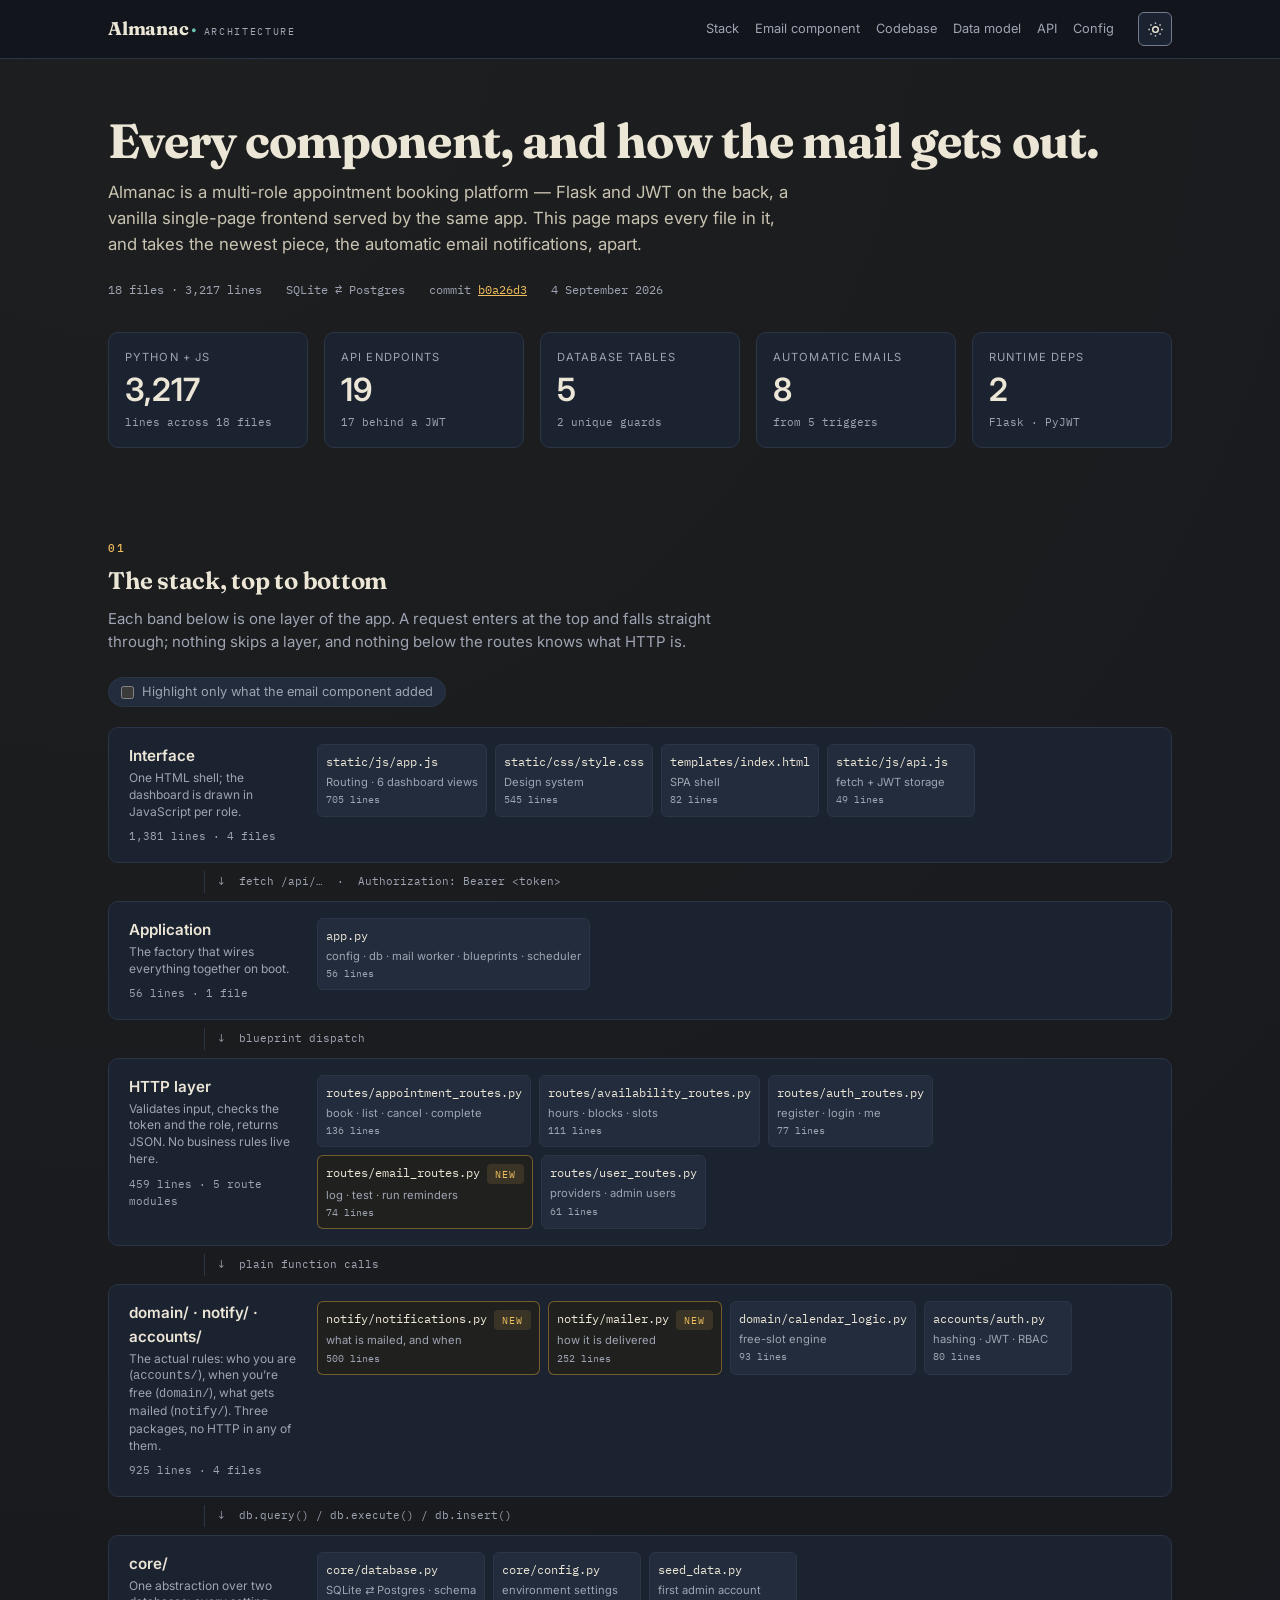
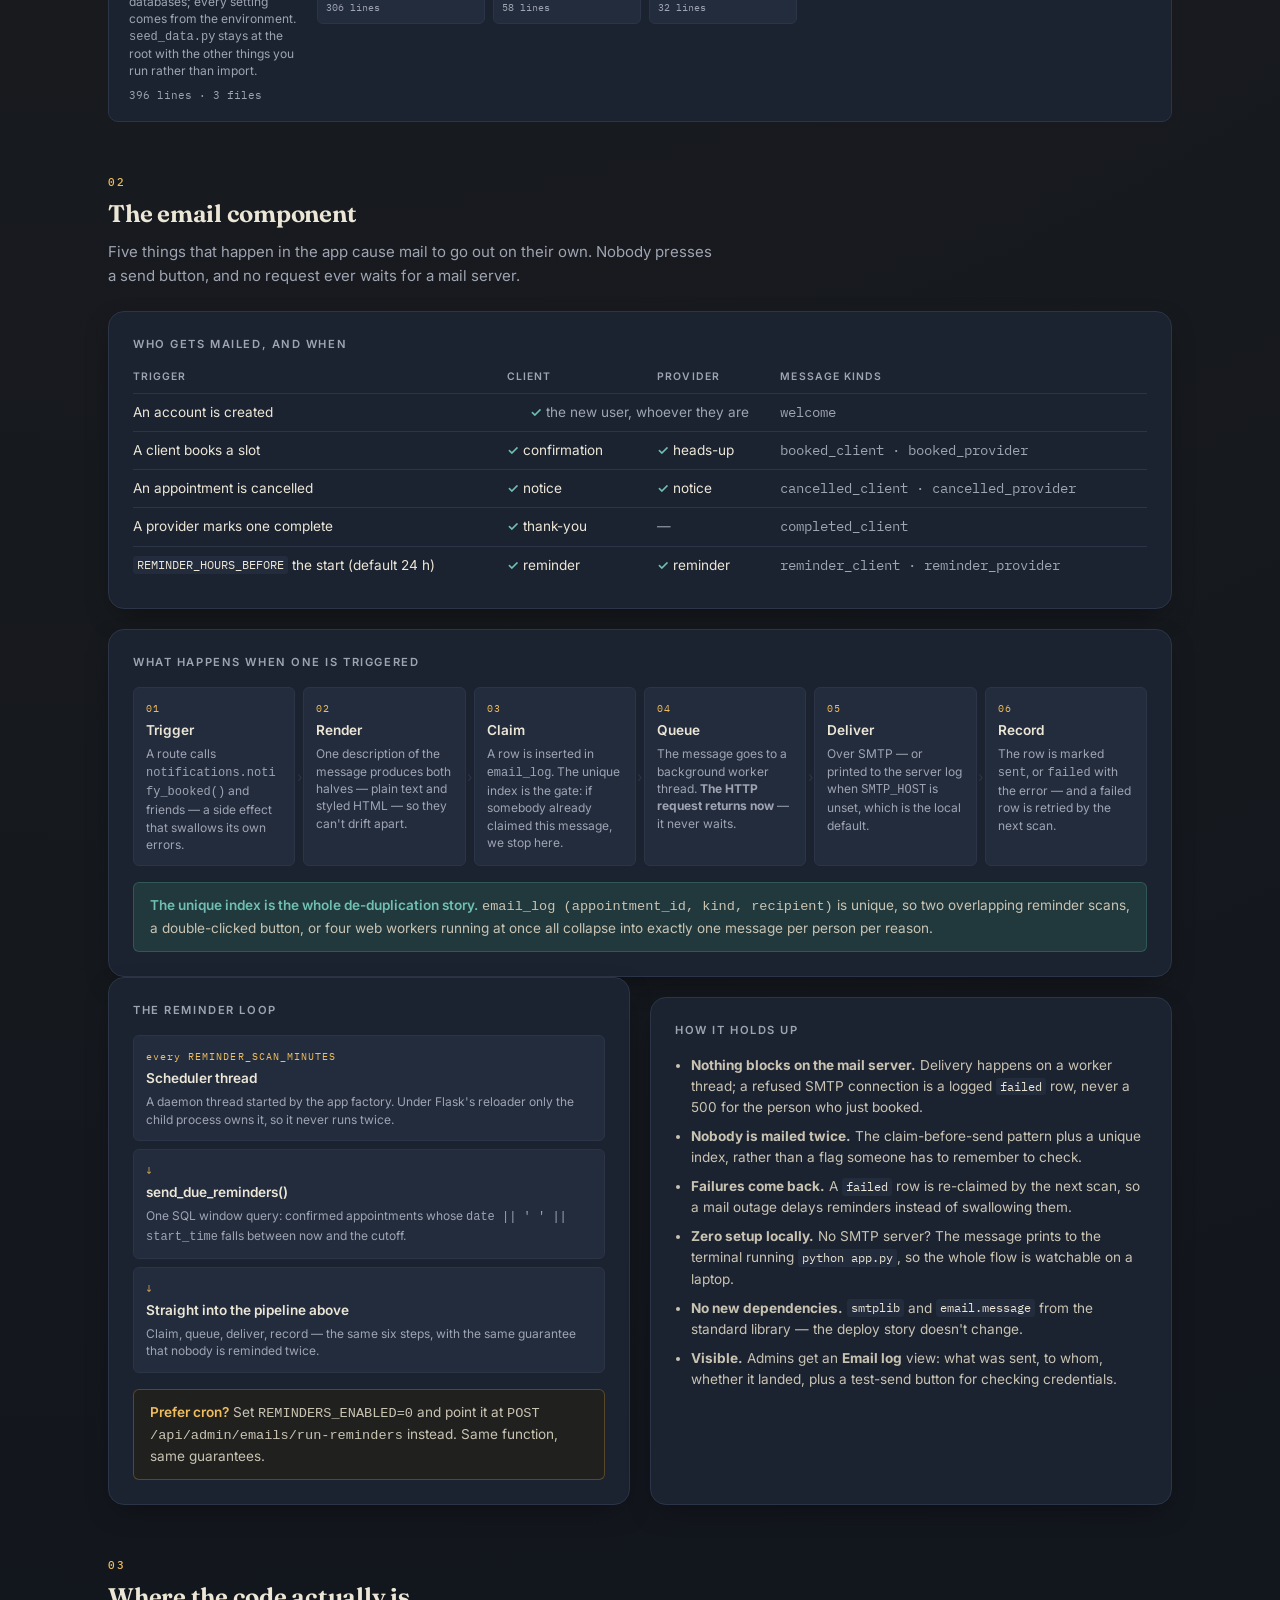
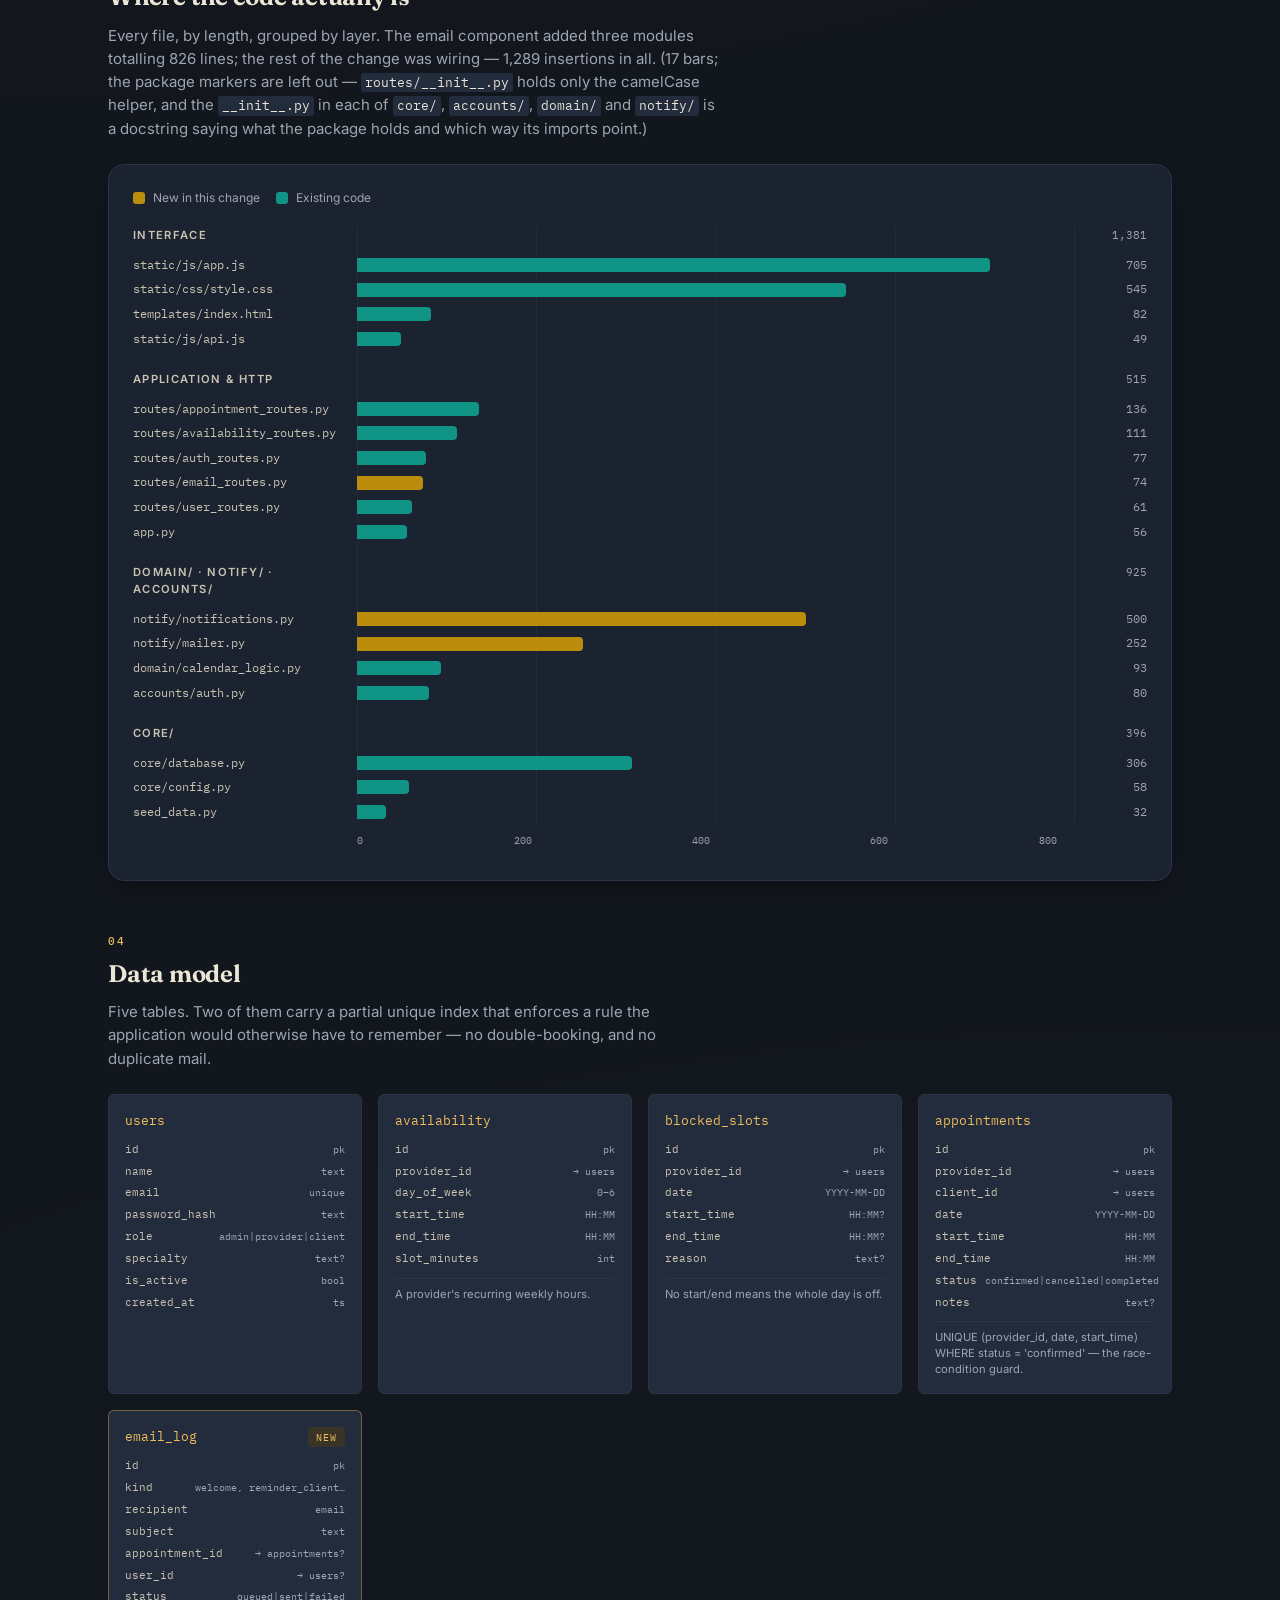
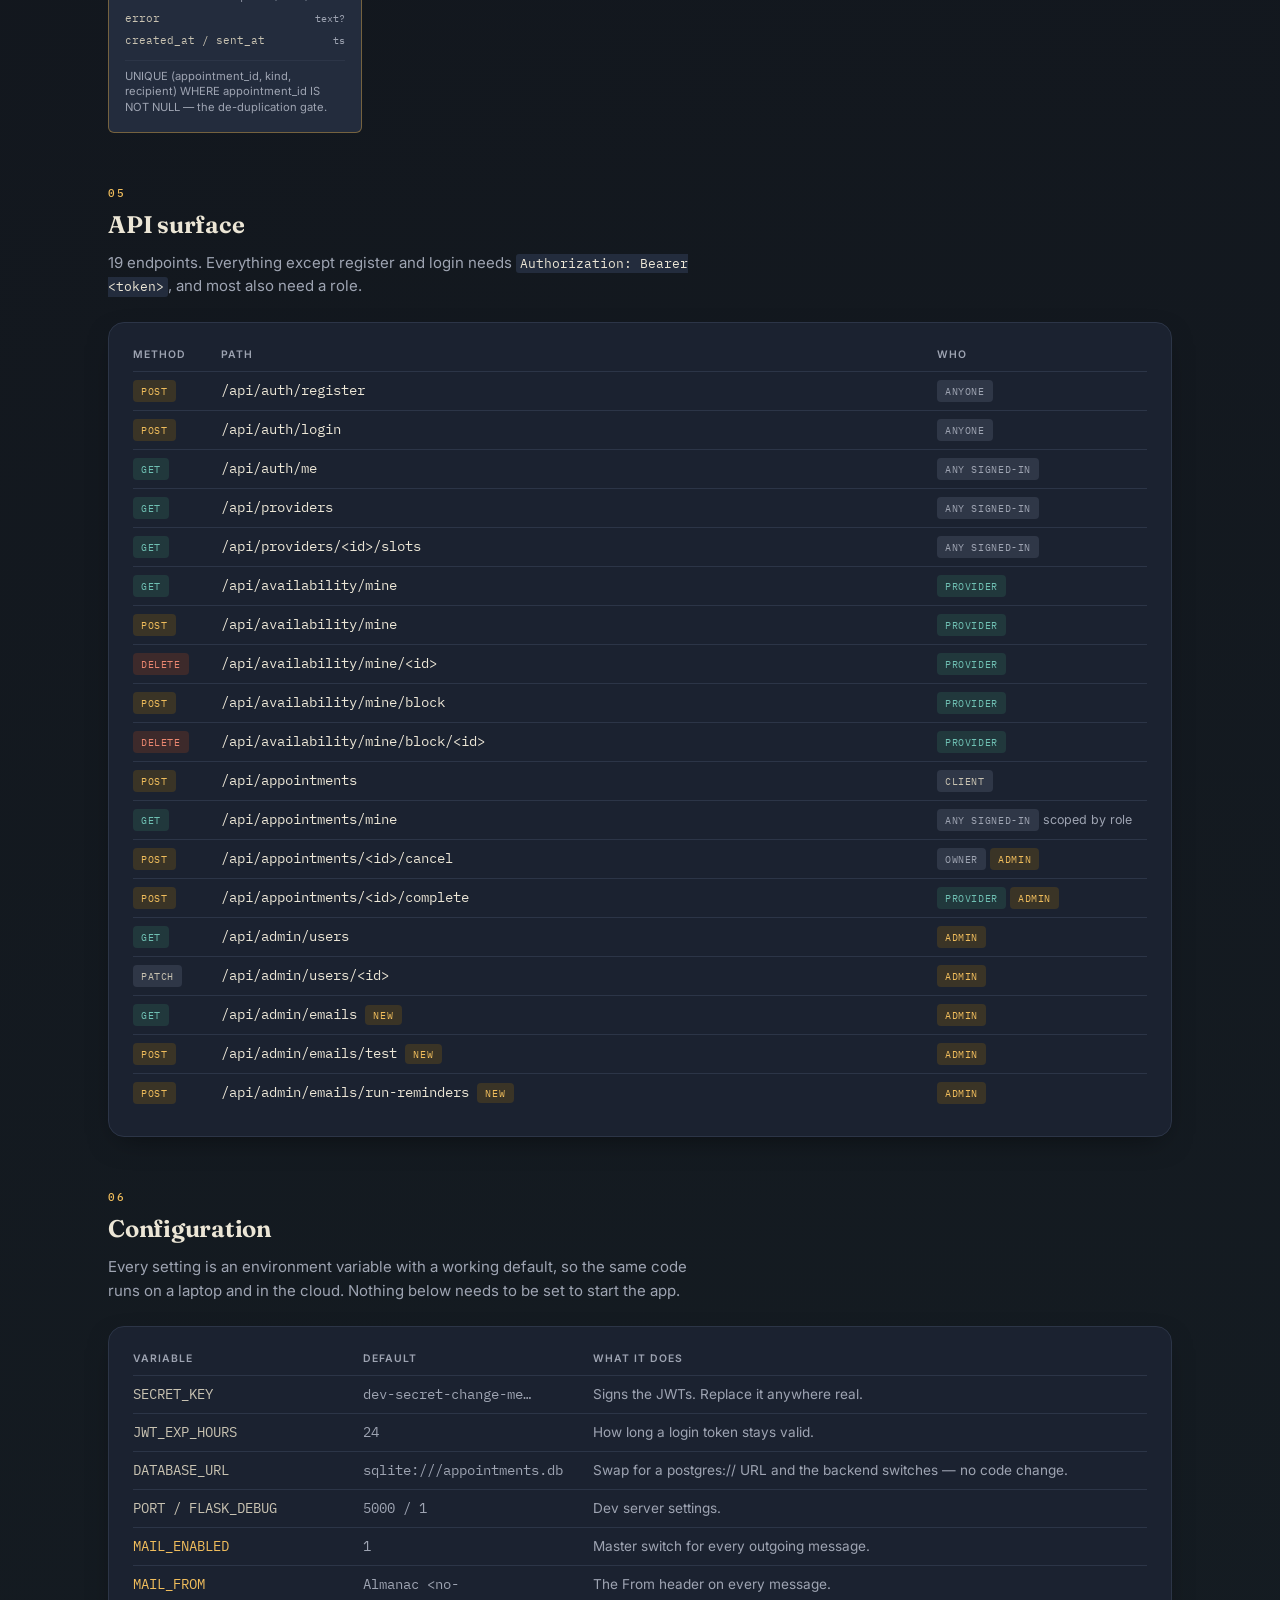
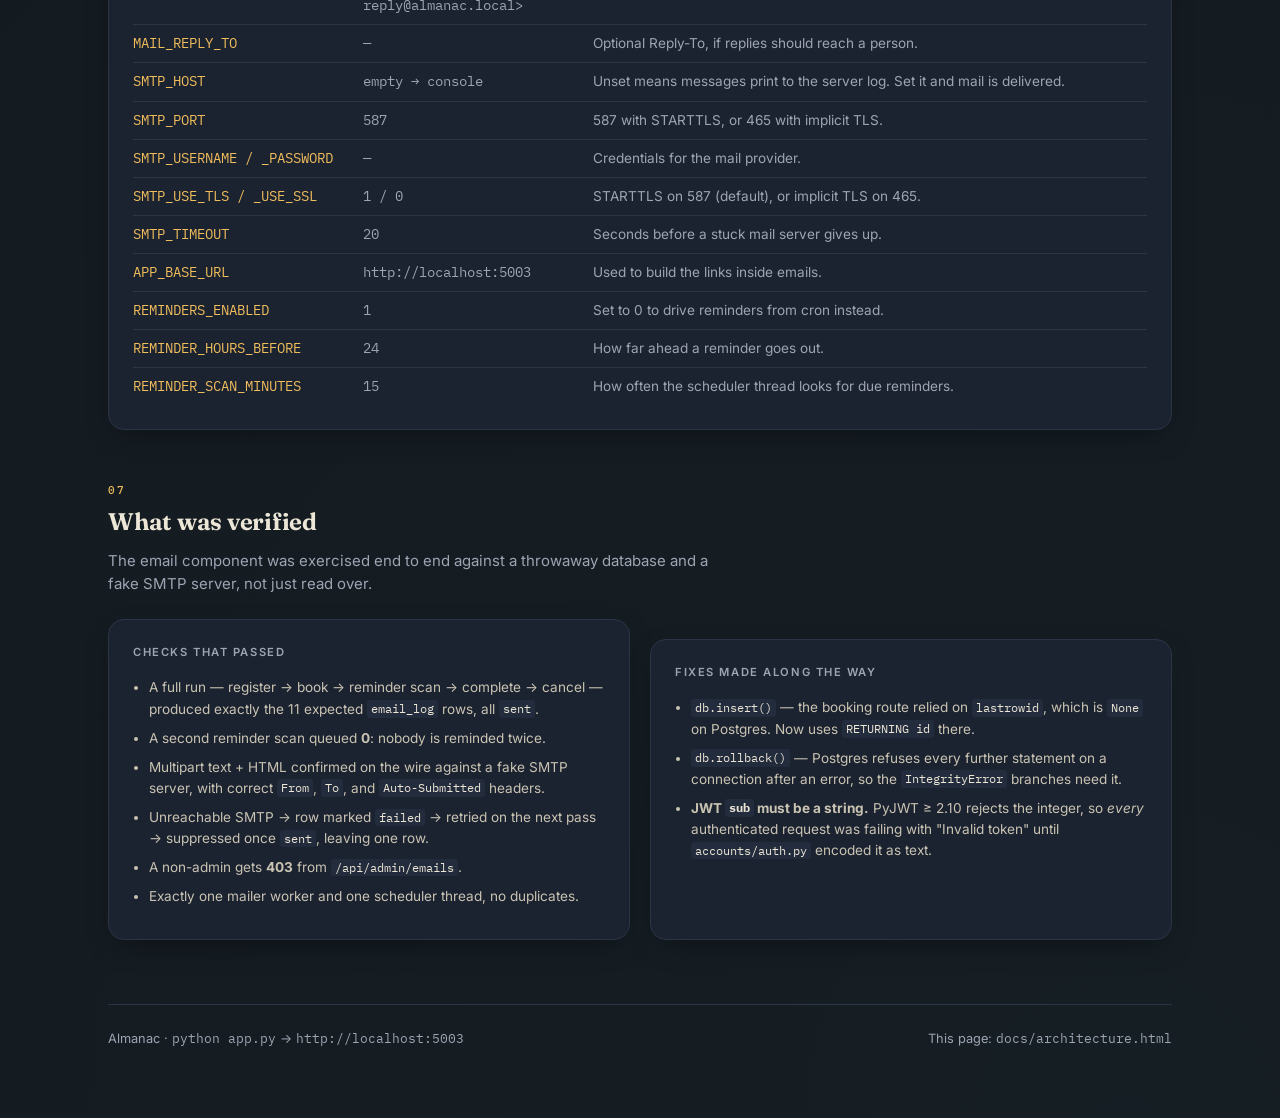
<file: docs/architecture.html>
<!DOCTYPE html>
<html lang="en" class="theme-dark">
<head>
<meta charset="UTF-8">
<meta name="viewport" content="width=device-width, initial-scale=1.0">
<title>Almanac — Architecture overview</title>
<meta name="theme-color" content="#12161d">
<!-- class="theme-dark" themes the page with no JavaScript; this only restores a theme picked
     earlier, before first paint. -->
<script>try { var t = localStorage.getItem('theme'); if (/^[a-z]+$/.test(t)) document.documentElement.classList.replace('theme-dark', 'theme-' + t); } catch (e) {}</script>
<style>
@import url('https://fonts.googleapis.com/css2?family=Fraunces:opsz,wght@9..144,500..800&family=Inter:wght@400;500;600;700&family=IBM+Plex+Mono:wght@400;500;600&display=swap');

/* ======================================================================
   DESIGN TOKENS. One page, one file, so the tokens are inline.
   1. Theme-independent tokens (spacing, type, shape) live on :root.
   2. Colour tokens live in one block per theme, keyed on a class on <html>;
      class="theme-dark" is in the markup, so no JavaScript is needed to
      theme the page.
   3. Components below read semantic tokens only.
   The two theme blocks are the Flask app's own, copied from
   static/css/style.css; tests/test_theming.py fails if they drift apart.
   To add a theme: add a .theme-<name> block there and here, and <name> to
   THEMES in this page's script.
   ====================================================================== */
:root {
  /* spacing: --space-N is N x 4px */
  --space-1: 4px; --space-2: 8px; --space-3: 12px; --space-4: 16px; --space-5: 20px; --space-6: 24px; --space-7: 28px; --space-8: 32px; --space-10: 40px; --space-13: 52px; --space-14: 56px; --space-16: 64px; --space-20: 80px;

  /* typography */
  --font-display: 'Fraunces', Georgia, serif;
  --font-sans: 'Inter', system-ui, -apple-system, 'Segoe UI', sans-serif;
  --font-mono: 'IBM Plex Mono', ui-monospace, 'Cascadia Mono', Consolas, monospace;
  --text-3xs: 0.65rem; --text-2xs: 0.7rem; --text-xs: 0.75rem; --text-sm: 0.8rem; --text-md: 0.85rem;
  --text-base: 0.9rem; --text-lg: 0.95rem; --text-body: 15px; --text-xl: 1.05rem; --text-brand: 1.15rem;
  --text-h2: 1.5rem; --text-stat: 2rem; --text-hero: clamp(2rem, 4.5vw, 3rem);
  --leading-none: 1; --leading-display: 1.08; --leading-tight: 1.4; --leading-snug: 1.45; --leading-body: 1.55;
  --weight-medium: 500; --weight-semibold: 600; --weight-display: 650; --weight-bold: 700;
  --tracking-tighter: -0.02em; --tracking-snug: -0.01em; --tracking-caps: 0.06em; --tracking-label: 0.1em;
  --tracking-wide: 0.12em; --tracking-wider: 0.14em; --tracking-widest: 0.16em;

  /* shape */
  --radius-s: 6px;
  --radius-m: 10px;
  --radius-l: 16px;
}

/* ---- themes. :where(:root) has no specificity, so it is only the fallback for an
   <html> with no theme class or an unknown one; any .theme-* block wins over it. */
:where(:root), .theme-dark {
  color-scheme: dark;
  --color-bg: #12161d;                /* ink: the page */
  --color-surface: #1b2230;           /* cards, panels */
  --color-surface-subtle: #232c3d;    /* fields, chips, provider cards */
  --color-surface-raised: #29334a;    /* hover, toasts, window chips */
  --color-surface-sunken: #0e1218;    /* sidebar, departure board */
  --color-border: #2c3547;            /* separators */
  --color-border-strong: #737c8f;     /* form-field edges: 3:1 on every surface */
  --color-text-primary: #ece6d6;      /* parchment */
  --color-text-muted: #c9c3b2;
  --color-text-subtle: #9ea4b2;       /* labels, meta (was #8d93a3: 4.10:1 on raised) */
  --color-accent: #d9a441;            /* brass: fills, selected edges */
  --color-accent-hover: #f0bd5c;
  --color-accent-strong: #f0bd5c;     /* brass as text: links, the mark, dates */
  --color-accent-subtle: #3a3426;     /* brass-tinted badges that carry text */
  --color-accent-wash: #20201f;       /* the faintest brass tint: banners, a selected card */
  --color-text-on-accent: #201505;
  --color-secondary: #6fc0b3;         /* teal as text: providers, success, GET */
  --color-secondary-fill: #4fa396;    /* teal as a mark */
  --color-secondary-subtle: #21383c;
  --color-danger: #ea8670;            /* clay (was #dd7057: 3.92:1 on raised) */
  --color-danger-subtle: #3d2a2b;
  --color-warning: #fab219;           /* near a limit: always with words beside it */
  --color-neutral-subtle: #2f3747;    /* queued / client badges */
  --color-track: #2f3747;             /* the empty part of a meter */
  --color-hover-wash: #1e2533;        /* a row under the pointer */
  --color-topbar: rgba(18, 22, 29, 0.88);
  --glow-accent: rgba(217, 164, 65, 0.06);
  --glow-secondary: rgba(79, 163, 150, 0.06);
  --shadow-card: 0 10px 30px -12px rgba(0, 0, 0, 0.55);
  --shadow-tip: 0 12px 28px -10px rgba(0, 0, 0, 0.7);
  --color-series-new: #bb8d0c;        /* chart marks, 3:1 on the surface */
  --color-series-existing: #0f9485;
  --icon-moon: none; --icon-sun: inline;   /* the toggle shows where it will take you */
}
.theme-light {
  color-scheme: light;
  --color-bg: #f4efe3;
  --color-surface: #fffdf7;
  --color-surface-subtle: #f8f3e8;
  --color-surface-raised: #efe8d8;
  --color-surface-sunken: #e9e2d1;
  --color-border: #ddd4bf;
  --color-border-strong: #857c6a;
  --color-text-primary: #12161d;
  --color-text-muted: #3a4150;
  --color-text-subtle: #595e6b;
  --color-accent: #94650f;
  --color-accent-hover: #7a520a;
  --color-accent-strong: #7f560b;
  --color-accent-subtle: #f5e8cc;
  --color-accent-wash: #fbf4e4;
  --color-text-on-accent: #ffffff;
  --color-secondary: #1c6e62;
  --color-secondary-fill: #2a8a7c;
  --color-secondary-subtle: #dcefe9;
  --color-danger: #a33a24;
  --color-danger-subtle: #f7e2da;
  --color-warning: #855700;
  --color-neutral-subtle: #e8e3d8;
  --color-track: #e8e3d8;
  --color-hover-wash: #f6f0e2;
  --color-topbar: rgba(244, 239, 227, 0.9);
  --glow-accent: rgba(148, 101, 15, 0.06);
  --glow-secondary: rgba(42, 138, 124, 0.06);
  --shadow-card: 0 10px 30px -14px rgba(60, 45, 20, 0.25);
  --shadow-tip: 0 12px 28px -10px rgba(60, 45, 20, 0.3);
  --color-series-new: #a07808;
  --color-series-existing: #0d7f72;
  --icon-moon: inline; --icon-sun: none;
}

* { box-sizing: border-box; }

html { scroll-behavior: smooth; scroll-padding-top: 5rem; }

body {
  margin: 0;
  background: var(--color-bg);
  background-image:
    radial-gradient(circle at 12% 0%, var(--glow-accent), transparent 45%),
    radial-gradient(circle at 88% 100%, var(--glow-secondary), transparent 45%);
  color: var(--color-text-primary);
  font-family: var(--font-sans);
  font-size: var(--text-body);
  line-height: var(--leading-body);
  -webkit-font-smoothing: antialiased;
}

a { color: var(--color-accent-strong); }
::selection { background: var(--color-accent); color: var(--color-text-on-accent); }
:focus-visible { outline: 2px solid var(--color-accent-strong); outline-offset: 2px; border-radius: 3px; }

.wrap { max-width: 1120px; margin: 0 auto; padding: 0 var(--space-7) var(--space-20); }

/* ---------------------------------------------------------------- */
/* Top bar                                                           */
/* ---------------------------------------------------------------- */
.topbar {
  position: sticky; top: 0; z-index: 50;
  background: var(--color-topbar);
  backdrop-filter: blur(10px);
  border-bottom: 1px solid var(--color-border);
}
.topbar-inner {
  max-width: 1120px; margin: 0 auto; padding: var(--space-3) var(--space-7);
  display: flex; align-items: center; gap: var(--space-6); flex-wrap: wrap;
}
.brand { display: flex; align-items: baseline; gap: var(--space-2); }
.brand .mark {
  font-family: var(--font-display); font-size: var(--text-brand); font-weight: var(--weight-bold);
  color: var(--color-text-primary); letter-spacing: var(--tracking-snug);
}
.brand .mark::after { content: '·'; color: var(--color-secondary); margin-left: 2px; }
.brand .sub {
  font-family: var(--font-mono); font-size: var(--text-3xs); letter-spacing: var(--tracking-widest);
  text-transform: uppercase; color: var(--color-text-subtle);
}
.topnav { display: flex; gap: var(--space-4); flex-wrap: wrap; margin-left: auto; }
.theme-toggle {
  display: inline-flex; align-items: center; justify-content: center; width: 34px; height: 34px;
  padding: 0; flex: none; border-radius: var(--radius-s); border: 1px solid var(--color-border-strong);
  background: var(--color-surface); color: var(--color-text-primary); cursor: pointer;
}
.theme-toggle:hover { border-color: var(--color-accent); }
.theme-toggle svg { width: 17px; height: 17px; }
.theme-toggle .moon { display: var(--icon-moon); }
.theme-toggle .sun { display: var(--icon-sun); }
.topnav a {
  color: var(--color-text-subtle); text-decoration: none; font-size: var(--text-sm);
  padding: 0.2rem 0; border-bottom: 1px solid transparent;
}
.topnav a:hover { color: var(--color-text-primary); border-bottom-color: var(--color-accent); }

/* ---------------------------------------------------------------- */
/* Header                                                            */
/* ---------------------------------------------------------------- */
header.page { padding: var(--space-14) 0 var(--space-10); }
header.page h1 {
  font-family: var(--font-display); font-weight: var(--weight-bold);
  font-size: var(--text-hero); line-height: var(--leading-display);
  margin: 0 0 var(--space-3); letter-spacing: var(--tracking-tighter);
}
header.page .lede { color: var(--color-text-muted); font-size: var(--text-xl); max-width: 62ch; margin: 0 0 var(--space-6); }
.meta-line {
  display: flex; gap: var(--space-2) var(--space-6); flex-wrap: wrap;
  font-family: var(--font-mono); font-size: var(--text-xs); color: var(--color-text-subtle);
}

/* ---------------------------------------------------------------- */
/* Shared blocks                                                     */
/* ---------------------------------------------------------------- */
section { padding-top: var(--space-13); }
h2 {
  font-family: var(--font-display); font-size: var(--text-h2); font-weight: var(--weight-display);
  margin: 0 0 var(--space-2); letter-spacing: var(--tracking-snug);
}
h2 .num {
  font-family: var(--font-mono); font-size: var(--text-2xs); color: var(--color-accent-strong);
  letter-spacing: var(--tracking-wider); display: block; margin-bottom: var(--space-1); font-weight: var(--weight-medium);
}
.section-lede { color: var(--color-text-subtle); margin: 0 0 var(--space-6); max-width: 68ch; font-size: var(--text-body); }

.card {
  background: var(--color-surface);
  border: 1px solid var(--color-border);
  border-radius: var(--radius-l);
  padding: var(--space-6);
  box-shadow: var(--shadow-card);
}
.card + .card { margin-top: var(--space-5); }
.card h3 {
  font-size: var(--text-2xs); text-transform: uppercase; letter-spacing: var(--tracking-wider);
  color: var(--color-text-subtle); margin: 0 0 var(--space-4); font-weight: var(--weight-semibold);
}
.mono { font-family: var(--font-mono); }
.dim { color: var(--color-text-subtle); }

.tag {
  display: inline-block; font-family: var(--font-mono); font-size: var(--text-3xs);
  letter-spacing: var(--tracking-label); text-transform: uppercase; padding: 0.12rem var(--space-2);
  border-radius: 4px; vertical-align: middle;
}
.tag.new { background: var(--color-accent-subtle); color: var(--color-accent-strong); }

/* ---------------------------------------------------------------- */
/* Stat tiles                                                        */
/* ---------------------------------------------------------------- */
.tiles {
  display: grid; grid-template-columns: repeat(auto-fit, minmax(150px, 1fr));
  gap: var(--space-4); margin-top: var(--space-8);
}
.tile {
  background: var(--color-surface); border: 1px solid var(--color-border);
  border-radius: var(--radius-m); padding: var(--space-4) var(--space-4);
}
.tile .label {
  font-size: var(--text-2xs); text-transform: uppercase; letter-spacing: var(--tracking-label);
  color: var(--color-text-subtle); margin-bottom: var(--space-2);
}
.tile .value { font-size: var(--text-stat); font-weight: var(--weight-semibold); line-height: var(--leading-none); color: var(--color-text-primary); }
.tile .foot { font-size: var(--text-2xs); color: var(--color-text-subtle); margin-top: var(--space-2); font-family: var(--font-mono); }

/* ---------------------------------------------------------------- */
/* Layer diagram                                                     */
/* ---------------------------------------------------------------- */
.layer {
  background: var(--color-surface); border: 1px solid var(--color-border);
  border-radius: var(--radius-m); padding: var(--space-4) var(--space-5);
  display: grid; grid-template-columns: 168px 1fr; gap: var(--space-5);
}
.layer .rail .name { font-weight: var(--weight-semibold); font-size: var(--text-lg); margin-bottom: 0.15rem; }
.layer .rail .what { font-size: var(--text-xs); color: var(--color-text-subtle); line-height: var(--leading-tight); }
.layer .rail .count { font-family: var(--font-mono); font-size: var(--text-2xs); color: var(--color-text-subtle); margin-top: var(--space-2); }
.chips { display: flex; flex-wrap: wrap; gap: var(--space-2); align-content: flex-start; }
.chip {
  background: var(--color-surface-subtle); border: 1px solid var(--color-border);
  border-radius: var(--radius-s); padding: var(--space-2) var(--space-2); min-width: 148px;
  transition: border-color 120ms ease, transform 120ms ease;
}
.chip:hover { border-color: var(--color-accent); transform: translateY(-1px); }
.chip .file { font-family: var(--font-mono); font-size: var(--text-xs); color: var(--color-text-primary); }
.chip .role { font-size: var(--text-2xs); color: var(--color-text-subtle); margin-top: 0.15rem; }
.chip .lines { font-family: var(--font-mono); font-size: var(--text-3xs); color: var(--color-text-subtle); }
.chip.is-new { border-color: color-mix(in srgb, var(--color-accent) 45%, transparent); background: var(--color-accent-wash); }

.flow-arrow {
  display: flex; align-items: center; gap: var(--space-3);
  padding: var(--space-2) 0 var(--space-2) var(--space-4); color: var(--color-text-subtle);
  font-family: var(--font-mono); font-size: var(--text-2xs);
}
.flow-arrow::before {
  content: ''; width: 1px; height: 22px; background: var(--color-border); margin-left: var(--space-20);
}
.flow-arrow span { border-left: 1px solid transparent; }

/* dim-existing mode */
body.focus-new .chip:not(.is-new),
body.focus-new .row:not(.is-new),
body.focus-new .api-row:not(.is-new),
body.focus-new .schema:not(.is-new) { opacity: 0.34; }

.toggle {
  display: inline-flex; align-items: center; gap: var(--space-2); cursor: pointer;
  font-size: var(--text-sm); color: var(--color-text-subtle); background: var(--color-surface-subtle);
  border: 1px solid var(--color-border); border-radius: 999px; padding: var(--space-1) var(--space-3);
}
.toggle:hover { color: var(--color-text-primary); border-color: var(--color-accent); }
.toggle input { accent-color: var(--color-accent); margin: 0; }

/* ---------------------------------------------------------------- */
/* Pipeline                                                          */
/* ---------------------------------------------------------------- */
.pipeline {
  display: grid; grid-template-columns: repeat(auto-fit, minmax(158px, 1fr)); gap: var(--space-2);
}
.pipeline.vertical { grid-template-columns: 1fr; }
.step {
  background: var(--color-surface-subtle); border: 1px solid var(--color-border);
  border-radius: var(--radius-s); padding: var(--space-3) var(--space-3); position: relative;
}
.step + .step::before {
  content: '›'; position: absolute; left: -0.47rem; top: 50%; transform: translateY(-50%);
  color: var(--color-border); font-size: var(--text-base); line-height: var(--leading-none);
}
.pipeline.vertical .step + .step::before { content: none; }
.step .n {
  font-family: var(--font-mono); font-size: var(--text-3xs); color: var(--color-accent-strong);
  letter-spacing: var(--tracking-label); margin-bottom: var(--space-1);
}
.step .t { font-weight: var(--weight-semibold); font-size: var(--text-md); margin-bottom: var(--space-1); }
.step .d { font-size: var(--text-xs); color: var(--color-text-subtle); line-height: var(--leading-snug); }
.step.branch { border-style: dashed; }
.arrow { align-self: center; color: var(--color-border); font-size: var(--text-brand); }

.callout {
  margin-top: var(--space-4); padding: var(--space-3) var(--space-4); border-radius: var(--radius-s);
  background: var(--color-secondary-subtle); border: 1px solid color-mix(in srgb, var(--color-secondary-fill) 30%, transparent);
  font-size: var(--text-md); color: var(--color-text-muted);
}
.callout strong { color: var(--color-secondary); font-weight: var(--weight-semibold); }
.callout.accent { background: var(--color-accent-wash); border-color: color-mix(in srgb, var(--color-accent) 30%, transparent); }
.callout.accent strong { color: var(--color-accent-strong); }

/* ---------------------------------------------------------------- */
/* Tables                                                            */
/* ---------------------------------------------------------------- */
/* long mono strings (message kinds, endpoint paths, code chips) wrap instead of
   pushing the page sideways on a narrow screen */
td, th, .step .d, .callout, .list-tight li { overflow-wrap: anywhere; }
code { overflow-wrap: anywhere; }

table { width: 100%; border-collapse: collapse; font-size: var(--text-md); }
th {
  text-align: left; font-size: var(--text-3xs); text-transform: uppercase; letter-spacing: var(--tracking-label);
  color: var(--color-text-subtle); font-weight: var(--weight-semibold); padding: 0 var(--space-2) var(--space-2) 0;
  border-bottom: 1px solid var(--color-border);
}
td { padding: var(--space-2) var(--space-2) var(--space-2) 0; border-bottom: 1px solid var(--color-border); vertical-align: top; }
tr:last-child td { border-bottom: none; }
td.num { font-family: var(--font-mono); font-variant-numeric: tabular-nums; text-align: right; }
.check { color: var(--color-secondary); font-weight: var(--weight-semibold); }
.dash { color: var(--color-text-subtle); }   /* a "none" mark in a table: text, so it needs 4.5:1 (was the border colour, 1.14:1) */

.pill {
  display: inline-block; font-family: var(--font-mono); font-size: var(--text-3xs);
  text-transform: uppercase; letter-spacing: var(--tracking-caps); padding: 0.18rem var(--space-2);
  border-radius: 4px; background: var(--color-surface-raised); color: var(--color-text-muted);
}
.pill.get { background: var(--color-secondary-subtle); color: var(--color-secondary); }
.pill.post { background: var(--color-accent-subtle); color: var(--color-accent-strong); }
.pill.patch { background: var(--color-neutral-subtle); color: var(--color-text-muted); }
.pill.delete { background: var(--color-danger-subtle); color: var(--color-danger); }
.role-badge {
  display: inline-block; font-family: var(--font-mono); font-size: var(--text-3xs);
  text-transform: uppercase; letter-spacing: var(--tracking-caps); padding: 0.18rem var(--space-2); border-radius: 4px;
  background: var(--color-neutral-subtle); color: var(--color-text-subtle);
}
.role-badge.admin { background: var(--color-accent-subtle); color: var(--color-accent-strong); }
.role-badge.provider { background: var(--color-secondary-subtle); color: var(--color-secondary); }
.role-badge.client { background: var(--color-neutral-subtle); color: var(--color-text-muted); }

/* ---------------------------------------------------------------- */
/* Lines-of-code chart                                               */
/* ---------------------------------------------------------------- */
.chart { --labelw: 210px; --valw: 58px; --gap: 14px; position: relative; padding-bottom: var(--space-2); }
.gridlines {
  position: absolute; top: 0; bottom: 34px;
  left: calc(var(--labelw) + var(--gap)); right: calc(var(--valw) + var(--gap));
  display: flex; justify-content: space-between; pointer-events: none;
}
.gridlines i { width: 1px; background: var(--color-surface-subtle); }
.rows { position: relative; }
.group-head {
  display: grid; grid-template-columns: var(--labelw) 1fr var(--valw); gap: var(--gap);
  align-items: baseline; margin: var(--space-5) 0 var(--space-2);
}
.group-head:first-child { margin-top: 0; }
.group-head .g {
  font-size: var(--text-2xs); text-transform: uppercase; letter-spacing: var(--tracking-wide);
  color: var(--color-text-muted); font-weight: var(--weight-semibold);
}
.group-head .sum {
  grid-column: 3; font-family: var(--font-mono); font-size: var(--text-2xs);
  color: var(--color-text-subtle); text-align: right; font-variant-numeric: tabular-nums;
}
.row {
  display: grid; grid-template-columns: var(--labelw) 1fr var(--valw); gap: var(--gap);
  align-items: center; padding: 3px 0; border-radius: 4px;
}
.row:hover { background: var(--color-hover-wash); }
.row .name {
  font-family: var(--font-mono); font-size: var(--text-xs); color: var(--color-text-muted);
  white-space: nowrap; overflow: hidden; text-overflow: ellipsis;
}
.row .track { height: 14px; position: relative; display: block; }
.row .bar {
  display: block; height: 14px; border-radius: 0 4px 4px 0;
  background: var(--color-series-existing); min-width: 2px; transition: filter 120ms ease;
}
.row.is-new .bar { background: var(--color-series-new); }
.row:hover .bar { filter: brightness(1.15); }
.row .val {
  font-family: var(--font-mono); font-size: var(--text-xs); color: var(--color-text-subtle);
  text-align: right; font-variant-numeric: tabular-nums;
}
.axis {
  display: grid; grid-template-columns: var(--labelw) 1fr var(--valw); gap: var(--gap);
  margin-top: var(--space-2);
}
.axis .ticks { display: flex; justify-content: space-between; }
.axis .ticks span {
  font-family: var(--font-mono); font-size: var(--text-3xs); color: var(--color-text-subtle);
  font-variant-numeric: tabular-nums; transform: translateX(-50%);
}
.axis .ticks span:first-child { transform: none; }
.axis .ticks span:last-child { transform: translateX(-100%); }
.legend { display: flex; gap: var(--space-4); flex-wrap: wrap; margin-bottom: var(--space-5); }
.legend .key { display: flex; align-items: center; gap: var(--space-2); font-size: var(--text-xs); color: var(--color-text-subtle); }
.legend .swatch { width: 12px; height: 12px; border-radius: 3px; }

#tip {
  position: fixed; z-index: 100; pointer-events: none; opacity: 0;
  transition: opacity 90ms ease; background: var(--color-surface-raised);
  border: 1px solid var(--color-border); border-radius: var(--radius-s);
  padding: var(--space-2) var(--space-3); box-shadow: var(--shadow-tip); max-width: 260px;
}
#tip .tf { font-family: var(--font-mono); font-size: var(--text-xs); color: var(--color-text-primary); }
#tip .tr { font-size: var(--text-2xs); color: var(--color-text-subtle); margin-top: 0.2rem; }
#tip .tv { font-family: var(--font-mono); font-size: var(--text-2xs); color: var(--color-accent-strong); margin-top: var(--space-1); }

/* ---------------------------------------------------------------- */
/* Schema                                                            */
/* ---------------------------------------------------------------- */
.schemas { display: grid; grid-template-columns: repeat(auto-fit, minmax(230px, 1fr)); gap: var(--space-4); }
.schema {
  background: var(--color-surface-subtle); border: 1px solid var(--color-border);
  border-radius: var(--radius-s); padding: var(--space-4) var(--space-4);
}
.schema.is-new { border-color: color-mix(in srgb, var(--color-accent) 45%, transparent); }
.schema .tname {
  font-family: var(--font-mono); font-size: var(--text-sm); color: var(--color-accent-strong);
  margin-bottom: var(--space-2); display: flex; justify-content: space-between; align-items: center; gap: var(--space-2);
}
.schema ul { list-style: none; margin: 0; padding: 0; }
.schema li {
  font-family: var(--font-mono); font-size: var(--text-2xs); color: var(--color-text-muted);
  padding: 0.14rem 0; display: flex; justify-content: space-between; gap: var(--space-2);
}
.schema li .t { color: var(--color-text-subtle); font-size: var(--text-3xs); }
.schema .note {
  margin-top: var(--space-2); padding-top: var(--space-2); border-top: 1px solid var(--color-border);
  font-size: var(--text-2xs); color: var(--color-text-subtle); line-height: var(--leading-tight);
}

.grid-2 { display: grid; grid-template-columns: 1fr 1fr; gap: var(--space-5); }
.list-tight { margin: 0; padding-left: var(--space-4); color: var(--color-text-muted); font-size: var(--text-md); }
.list-tight li { margin-bottom: var(--space-2); }
.list-tight code, td code, p code {
  font-family: var(--font-mono); font-size: 0.85em;
  background: var(--color-surface-subtle); padding: 0.08rem var(--space-1); border-radius: 3px; color: var(--color-text-primary);
}

footer.page {
  margin-top: var(--space-16); padding-top: var(--space-6); border-top: 1px solid var(--color-border);
  color: var(--color-text-subtle); font-size: var(--text-sm); display: flex; gap: var(--space-6);
  flex-wrap: wrap; justify-content: space-between;
}

@media (max-width: 860px) {
  .layer { grid-template-columns: 1fr; }
  .flow-arrow::before { margin-left: 0; }
  .grid-2 { grid-template-columns: 1fr; }
  .chart { --labelw: 130px; --valw: 46px; --gap: 10px; }
  .topnav { display: none; }
  .theme-toggle { margin-left: auto; }
}
@media (max-width: 620px) {
  /* the message-kind column is supporting detail — drop it so the three
     columns that carry the point get room instead of breaking mid-word */
  .trigger-table th:nth-child(4), .trigger-table td:nth-child(4) { display: none; }
}
@media (prefers-reduced-motion: reduce) {
  * { transition: none !important; scroll-behavior: auto; }
}
</style>
</head>
<body>

<div class="topbar">
  <div class="topbar-inner">
    <div class="brand">
      <span class="mark">Almanac</span>
      <span class="sub">architecture</span>
    </div>
    <nav class="topnav">
      <a href="#stack">Stack</a>
      <a href="#email">Email component</a>
      <a href="#code">Codebase</a>
      <a href="#data">Data model</a>
      <a href="#api">API</a>
      <a href="#config">Config</a>
    </nav>
    <button class="theme-toggle" type="button" data-theme-toggle aria-label="Switch to light theme"><svg class="moon" viewBox="0 0 24 24" fill="none" stroke="currentColor" stroke-width="2" aria-hidden="true"><path d="M21 12.8A9 9 0 1 1 11.2 3a7 7 0 0 0 9.8 9.8z"/></svg><svg class="sun" viewBox="0 0 24 24" fill="none" stroke="currentColor" stroke-width="2" aria-hidden="true"><circle cx="12" cy="12" r="4"/><path d="M12 2v2M12 20v2M4.9 4.9l1.4 1.4M17.7 17.7l1.4 1.4M2 12h2M20 12h2M4.9 19.1l1.4-1.4M17.7 6.3l1.4-1.4"/></svg></button>
  </div>
</div>

<div class="wrap">

<header class="page">
  <h1>Every component, and how the mail gets out.</h1>
  <p class="lede">
    Almanac is a multi-role appointment booking platform — Flask and JWT on the back,
    a vanilla single-page frontend served by the same app. This page maps every file in
    it, and takes the newest piece, the automatic email notifications, apart.
  </p>
  <div class="meta-line">
    <span>18 files · 3,217 lines</span>
    <span>SQLite ⇄ Postgres</span>
    <span>commit <a href="https://github.com/luke-zhang-cs-py/Almanac-Main-Full-Stack-Calendar/commit/b0a26d3">b0a26d3</a></span>
    <span>4 September 2026</span>
  </div>
  <div class="tiles">
    <div class="tile">
      <div class="label">Python + JS</div>
      <div class="value">3,217</div>
      <div class="foot">lines across 18 files</div>
    </div>
    <div class="tile">
      <div class="label">API endpoints</div>
      <div class="value">19</div>
      <div class="foot">17 behind a JWT</div>
    </div>
    <div class="tile">
      <div class="label">Database tables</div>
      <div class="value">5</div>
      <div class="foot">2 unique guards</div>
    </div>
    <div class="tile">
      <div class="label">Automatic emails</div>
      <div class="value">8</div>
      <div class="foot">from 5 triggers</div>
    </div>
    <div class="tile">
      <div class="label">Runtime deps</div>
      <div class="value">2</div>
      <div class="foot">Flask · PyJWT</div>
    </div>
  </div>
</header>

<!-- ================================================================ -->
<section id="stack">
  <h2><span class="num">01</span>The stack, top to bottom</h2>
  <p class="section-lede">
    Each band below is one layer of the app. A request enters at the top and falls
    straight through; nothing skips a layer, and nothing below the routes knows what
    HTTP is.
  </p>

  <div style="margin-bottom:1.25rem;">
    <label class="toggle">
      <input type="checkbox" id="focus-new">
      Highlight only what the email component added
    </label>
  </div>

  <div class="layer">
    <div class="rail">
      <div class="name">Interface</div>
      <div class="what">One HTML shell; the dashboard is drawn in JavaScript per role.</div>
      <div class="count">1,381 lines · 4 files</div>
    </div>
    <div class="chips">
      <div class="chip" data-tip="static/js/app.js" data-role="SPA routing + one renderer per dashboard view" data-lines="705">
        <div class="file">static/js/app.js</div><div class="role">Routing · 6 dashboard views</div><div class="lines">705 lines</div>
      </div>
      <div class="chip" data-tip="static/css/style.css" data-role="Design system — the departure-board identity" data-lines="545">
        <div class="file">static/css/style.css</div><div class="role">Design system</div><div class="lines">545 lines</div>
      </div>
      <div class="chip" data-tip="templates/index.html" data-role="SPA shell: auth screen, sidebar, main pane" data-lines="82">
        <div class="file">templates/index.html</div><div class="role">SPA shell</div><div class="lines">82 lines</div>
      </div>
      <div class="chip" data-tip="static/js/api.js" data-role="fetch wrapper: JWT storage + auth headers" data-lines="49">
        <div class="file">static/js/api.js</div><div class="role">fetch + JWT storage</div><div class="lines">49 lines</div>
      </div>
    </div>
  </div>

  <div class="flow-arrow"><span>↓ &nbsp;fetch /api/… &nbsp;·&nbsp; Authorization: Bearer &lt;token&gt;</span></div>

  <div class="layer">
    <div class="rail">
      <div class="name">Application</div>
      <div class="what">The factory that wires everything together on boot.</div>
      <div class="count">56 lines · 1 file</div>
    </div>
    <div class="chips">
      <div class="chip" data-tip="app.py" data-role="factory: config → db → mail worker → blueprints → schema → scheduler" data-lines="56">
        <div class="file">app.py</div><div class="role">config · db · mail worker · blueprints · scheduler</div><div class="lines">56 lines</div>
      </div>
    </div>
  </div>

  <div class="flow-arrow"><span>↓ &nbsp;blueprint dispatch</span></div>

  <div class="layer">
    <div class="rail">
      <div class="name">HTTP layer</div>
      <div class="what">Validates input, checks the token and the role, returns JSON. No business rules live here.</div>
      <div class="count">459 lines · 5 route modules</div>
    </div>
    <div class="chips">
      <div class="chip" data-tip="routes/appointment_routes.py" data-role="book · list · cancel · complete" data-lines="136">
        <div class="file">routes/appointment_routes.py</div><div class="role">book · list · cancel · complete</div><div class="lines">136 lines</div>
      </div>
      <div class="chip" data-tip="routes/availability_routes.py" data-role="weekly hours, blocked dates, free-slot lookup" data-lines="111">
        <div class="file">routes/availability_routes.py</div><div class="role">hours · blocks · slots</div><div class="lines">111 lines</div>
      </div>
      <div class="chip" data-tip="routes/auth_routes.py" data-role="register · login · me" data-lines="77">
        <div class="file">routes/auth_routes.py</div><div class="role">register · login · me</div><div class="lines">77 lines</div>
      </div>
      <div class="chip is-new" data-tip="routes/email_routes.py" data-role="admin: delivery log, test send, manual reminder run" data-lines="74">
        <div class="file">routes/email_routes.py <span class="tag new">new</span></div><div class="role">log · test · run reminders</div><div class="lines">74 lines</div>
      </div>
      <div class="chip" data-tip="routes/user_routes.py" data-role="provider directory + admin user management" data-lines="61">
        <div class="file">routes/user_routes.py</div><div class="role">providers · admin users</div><div class="lines">61 lines</div>
      </div>
    </div>
  </div>

  <div class="flow-arrow"><span>↓ &nbsp;plain function calls</span></div>

  <div class="layer">
    <div class="rail">
      <div class="name">domain/ · notify/ · accounts/</div>
      <div class="what">The actual rules: who you are (<code>accounts/</code>), when you’re free (<code>domain/</code>), what gets mailed (<code>notify/</code>). Three packages, no HTTP in any of them.</div>
      <div class="count">925 lines · 4 files</div>
    </div>
    <div class="chips">
      <div class="chip is-new" data-tip="notify/notifications.py" data-role="message templates, triggers, reminder scheduler" data-lines="500">
        <div class="file">notify/notifications.py <span class="tag new">new</span></div><div class="role">what is mailed, and when</div><div class="lines">500 lines</div>
      </div>
      <div class="chip is-new" data-tip="notify/mailer.py" data-role="SMTP/console transport, queue, delivery log" data-lines="252">
        <div class="file">notify/mailer.py <span class="tag new">new</span></div><div class="role">how it is delivered</div><div class="lines">252 lines</div>
      </div>
      <div class="chip" data-tip="domain/calendar_logic.py" data-role="hours − blocks − bookings = free slots" data-lines="93">
        <div class="file">domain/calendar_logic.py</div><div class="role">free-slot engine</div><div class="lines">93 lines</div>
      </div>
      <div class="chip" data-tip="accounts/auth.py" data-role="password hashing, JWT, RBAC decorators" data-lines="80">
        <div class="file">accounts/auth.py</div><div class="role">hashing · JWT · RBAC</div><div class="lines">80 lines</div>
      </div>
    </div>
  </div>

  <div class="flow-arrow"><span>↓ &nbsp;db.query() / db.execute() / db.insert()</span></div>

  <div class="layer">
    <div class="rail">
      <div class="name">core/</div>
      <div class="what">One abstraction over two databases; every setting comes from the environment. <code>seed_data.py</code> stays at the root with the other things you run rather than import.</div>
      <div class="count">396 lines · 3 files</div>
    </div>
    <div class="chips">
      <div class="chip" data-tip="core/database.py" data-role="SQLite/Postgres abstraction + schema" data-lines="306">
        <div class="file">core/database.py</div><div class="role">SQLite ⇄ Postgres · schema</div><div class="lines">306 lines</div>
      </div>
      <div class="chip" data-tip="core/config.py" data-role="every setting read from the environment" data-lines="58">
        <div class="file">core/config.py</div><div class="role">environment settings</div><div class="lines">58 lines</div>
      </div>
      <div class="chip" data-tip="seed_data.py" data-role="creates the first admin account" data-lines="32">
        <div class="file">seed_data.py</div><div class="role">first admin account</div><div class="lines">32 lines</div>
      </div>
    </div>
  </div>
</section>

<!-- ================================================================ -->
<section id="email">
  <h2><span class="num">02</span>The email component</h2>
  <p class="section-lede">
    Five things that happen in the app cause mail to go out on their own. Nobody
    presses a send button, and no request ever waits for a mail server.
  </p>

  <div class="card">
    <h3>Who gets mailed, and when</h3>
    <table class="trigger-table">
      <thead>
        <tr><th>Trigger</th><th>Client</th><th>Provider</th><th>Message kinds</th></tr>
      </thead>
      <tbody>
        <tr>
          <td>An account is created</td>
          <td colspan="2" style="text-align:center;"><span class="check">✓</span> <span class="dim">the new user, whoever they are</span></td>
          <td class="mono dim">welcome</td>
        </tr>
        <tr>
          <td>A client books a slot</td>
          <td><span class="check">✓</span> confirmation</td>
          <td><span class="check">✓</span> heads-up</td>
          <td class="mono dim">booked_client · booked_provider</td>
        </tr>
        <tr>
          <td>An appointment is cancelled</td>
          <td><span class="check">✓</span> notice</td>
          <td><span class="check">✓</span> notice</td>
          <td class="mono dim">cancelled_client · cancelled_provider</td>
        </tr>
        <tr>
          <td>A provider marks one complete</td>
          <td><span class="check">✓</span> thank-you</td>
          <td><span class="dash">—</span></td>
          <td class="mono dim">completed_client</td>
        </tr>
        <tr>
          <td><code>REMINDER_HOURS_BEFORE</code> the start (default 24 h)</td>
          <td><span class="check">✓</span> reminder</td>
          <td><span class="check">✓</span> reminder</td>
          <td class="mono dim">reminder_client · reminder_provider</td>
        </tr>
      </tbody>
    </table>
  </div>

  <div class="card">
    <h3>What happens when one is triggered</h3>
    <div class="pipeline">
      <div class="step">
        <div class="n">01</div><div class="t">Trigger</div>
        <div class="d">A route calls <code>notifications.notify_booked()</code> and friends — a side effect that swallows its own errors.</div>
      </div>
      <div class="step">
        <div class="n">02</div><div class="t">Render</div>
        <div class="d">One description of the message produces both halves — plain text and styled HTML — so they can't drift apart.</div>
      </div>
      <div class="step">
        <div class="n">03</div><div class="t">Claim</div>
        <div class="d">A row is inserted in <code>email_log</code>. The unique index is the gate: if somebody already claimed this message, we stop here.</div>
      </div>
      <div class="step">
        <div class="n">04</div><div class="t">Queue</div>
        <div class="d">The message goes to a background worker thread. <strong>The HTTP request returns now</strong> — it never waits.</div>
      </div>
      <div class="step">
        <div class="n">05</div><div class="t">Deliver</div>
        <div class="d">Over SMTP — or printed to the server log when <code>SMTP_HOST</code> is unset, which is the local default.</div>
      </div>
      <div class="step">
        <div class="n">06</div><div class="t">Record</div>
        <div class="d">The row is marked <code>sent</code>, or <code>failed</code> with the error — and a failed row is retried by the next scan.</div>
      </div>
    </div>
    <div class="callout">
      <strong>The unique index is the whole de-duplication story.</strong>
      <code>email_log (appointment_id, kind, recipient)</code> is unique, so two overlapping
      reminder scans, a double-clicked button, or four web workers running at once all
      collapse into exactly one message per person per reason.
    </div>
  </div>

  <div class="grid-2">
    <div class="card">
      <h3>The reminder loop</h3>
      <div class="pipeline vertical">
        <div class="step">
          <div class="n">every REMINDER_SCAN_MINUTES</div>
          <div class="t">Scheduler thread</div>
          <div class="d">A daemon thread started by the app factory. Under Flask's reloader only the child process owns it, so it never runs twice.</div>
        </div>
        <div class="step">
          <div class="n">↓</div>
          <div class="t">send_due_reminders()</div>
          <div class="d">One SQL window query: confirmed appointments whose <code>date || ' ' || start_time</code> falls between now and the cutoff.</div>
        </div>
        <div class="step">
          <div class="n">↓</div>
          <div class="t">Straight into the pipeline above</div>
          <div class="d">Claim, queue, deliver, record — the same six steps, with the same guarantee that nobody is reminded twice.</div>
        </div>
      </div>
      <div class="callout accent">
        <strong>Prefer cron?</strong>
        Set <code>REMINDERS_ENABLED=0</code> and point it at
        <code>POST /api/admin/emails/run-reminders</code> instead. Same function, same guarantees.
      </div>
    </div>

    <div class="card">
      <h3>How it holds up</h3>
      <ul class="list-tight">
        <li><strong>Nothing blocks on the mail server.</strong> Delivery happens on a worker thread; a refused SMTP connection is a logged <code>failed</code> row, never a 500 for the person who just booked.</li>
        <li><strong>Nobody is mailed twice.</strong> The claim-before-send pattern plus a unique index, rather than a flag someone has to remember to check.</li>
        <li><strong>Failures come back.</strong> A <code>failed</code> row is re-claimed by the next scan, so a mail outage delays reminders instead of swallowing them.</li>
        <li><strong>Zero setup locally.</strong> No SMTP server? The message prints to the terminal running <code>python app.py</code>, so the whole flow is watchable on a laptop.</li>
        <li><strong>No new dependencies.</strong> <code>smtplib</code> and <code>email.message</code> from the standard library — the deploy story doesn't change.</li>
        <li><strong>Visible.</strong> Admins get an <strong>Email log</strong> view: what was sent, to whom, whether it landed, plus a test-send button for checking credentials.</li>
      </ul>
    </div>
  </div>
</section>

<!-- ================================================================ -->
<section id="code">
  <h2><span class="num">03</span>Where the code actually is</h2>
  <p class="section-lede">
    Every file, by length, grouped by layer. The email component added three modules
    totalling 826 lines; the rest of the change was wiring — 1,289 insertions in all. (17 bars; the package markers are left out — <code>routes/__init__.py</code> holds only the camelCase helper, and the <code>__init__.py</code> in each of <code>core/</code>, <code>accounts/</code>, <code>domain/</code> and <code>notify/</code> is a docstring saying what the package holds and which way its imports point.)
  </p>

  <div class="card">
    <div class="legend">
      <span class="key"><span class="swatch" style="background:var(--color-series-new)"></span> New in this change</span>
      <span class="key"><span class="swatch" style="background:var(--color-series-existing)"></span> Existing code</span>
    </div>

    <div class="chart">
      <div class="gridlines" aria-hidden="true"><i></i><i></i><i></i><i></i><i></i></div>
      <div class="rows" id="loc-rows"></div>
      <div class="axis">
        <span></span>
        <div class="ticks"><span>0</span><span>200</span><span>400</span><span>600</span><span>800</span></div>
        <span></span>
      </div>
    </div>
  </div>
</section>

<!-- ================================================================ -->
<section id="data">
  <h2><span class="num">04</span>Data model</h2>
  <p class="section-lede">
    Five tables. Two of them carry a partial unique index that enforces a rule the
    application would otherwise have to remember — no double-booking, and no
    duplicate mail.
  </p>
  <div class="schemas">
    <div class="schema">
      <div class="tname">users</div>
      <ul>
        <li><span>id</span><span class="t">pk</span></li>
        <li><span>name</span><span class="t">text</span></li>
        <li><span>email</span><span class="t">unique</span></li>
        <li><span>password_hash</span><span class="t">text</span></li>
        <li><span>role</span><span class="t">admin|provider|client</span></li>
        <li><span>specialty</span><span class="t">text?</span></li>
        <li><span>is_active</span><span class="t">bool</span></li>
        <li><span>created_at</span><span class="t">ts</span></li>
      </ul>
    </div>
    <div class="schema">
      <div class="tname">availability</div>
      <ul>
        <li><span>id</span><span class="t">pk</span></li>
        <li><span>provider_id</span><span class="t">→ users</span></li>
        <li><span>day_of_week</span><span class="t">0–6</span></li>
        <li><span>start_time</span><span class="t">HH:MM</span></li>
        <li><span>end_time</span><span class="t">HH:MM</span></li>
        <li><span>slot_minutes</span><span class="t">int</span></li>
      </ul>
      <div class="note">A provider's recurring weekly hours.</div>
    </div>
    <div class="schema">
      <div class="tname">blocked_slots</div>
      <ul>
        <li><span>id</span><span class="t">pk</span></li>
        <li><span>provider_id</span><span class="t">→ users</span></li>
        <li><span>date</span><span class="t">YYYY-MM-DD</span></li>
        <li><span>start_time</span><span class="t">HH:MM?</span></li>
        <li><span>end_time</span><span class="t">HH:MM?</span></li>
        <li><span>reason</span><span class="t">text?</span></li>
      </ul>
      <div class="note">No start/end means the whole day is off.</div>
    </div>
    <div class="schema">
      <div class="tname">appointments</div>
      <ul>
        <li><span>id</span><span class="t">pk</span></li>
        <li><span>provider_id</span><span class="t">→ users</span></li>
        <li><span>client_id</span><span class="t">→ users</span></li>
        <li><span>date</span><span class="t">YYYY-MM-DD</span></li>
        <li><span>start_time</span><span class="t">HH:MM</span></li>
        <li><span>end_time</span><span class="t">HH:MM</span></li>
        <li><span>status</span><span class="t">confirmed|cancelled|completed</span></li>
        <li><span>notes</span><span class="t">text?</span></li>
      </ul>
      <div class="note">UNIQUE (provider_id, date, start_time) WHERE status = 'confirmed' — the race-condition guard.</div>
    </div>
    <div class="schema is-new">
      <div class="tname">email_log <span class="tag new">new</span></div>
      <ul>
        <li><span>id</span><span class="t">pk</span></li>
        <li><span>kind</span><span class="t">welcome, reminder_client…</span></li>
        <li><span>recipient</span><span class="t">email</span></li>
        <li><span>subject</span><span class="t">text</span></li>
        <li><span>appointment_id</span><span class="t">→ appointments?</span></li>
        <li><span>user_id</span><span class="t">→ users?</span></li>
        <li><span>status</span><span class="t">queued|sent|failed</span></li>
        <li><span>error</span><span class="t">text?</span></li>
        <li><span>created_at / sent_at</span><span class="t">ts</span></li>
      </ul>
      <div class="note">UNIQUE (appointment_id, kind, recipient) WHERE appointment_id IS NOT NULL — the de-duplication gate.</div>
    </div>
  </div>
</section>

<!-- ================================================================ -->
<section id="api">
  <h2><span class="num">05</span>API surface</h2>
  <p class="section-lede">
    19 endpoints. Everything except register and login needs
    <code>Authorization: Bearer &lt;token&gt;</code>, and most also need a role.
  </p>
  <div class="card">
    <table>
      <thead><tr><th style="width:88px;">Method</th><th>Path</th><th style="width:210px;">Who</th></tr></thead>
      <tbody id="api-rows"></tbody>
    </table>
  </div>
</section>

<!-- ================================================================ -->
<section id="config">
  <h2><span class="num">06</span>Configuration</h2>
  <p class="section-lede">
    Every setting is an environment variable with a working default, so the same code
    runs on a laptop and in the cloud. Nothing below needs to be set to start the app.
  </p>
  <div class="card">
    <table>
      <thead><tr><th style="width:230px;">Variable</th><th style="width:230px;">Default</th><th>What it does</th></tr></thead>
      <tbody id="config-rows"></tbody>
    </table>
  </div>
</section>

<!-- ================================================================ -->
<section id="checks">
  <h2><span class="num">07</span>What was verified</h2>
  <p class="section-lede">
    The email component was exercised end to end against a throwaway database and a
    fake SMTP server, not just read over.
  </p>
  <div class="grid-2">
    <div class="card">
      <h3>Checks that passed</h3>
      <ul class="list-tight">
        <li>A full run — register → book → reminder scan → complete → cancel — produced exactly the 11 expected <code>email_log</code> rows, all <code>sent</code>.</li>
        <li>A second reminder scan queued <strong>0</strong>: nobody is reminded twice.</li>
        <li>Multipart text + HTML confirmed on the wire against a fake SMTP server, with correct <code>From</code>, <code>To</code>, and <code>Auto-Submitted</code> headers.</li>
        <li>Unreachable SMTP → row marked <code>failed</code> → retried on the next pass → suppressed once <code>sent</code>, leaving one row.</li>
        <li>A non-admin gets <strong>403</strong> from <code>/api/admin/emails</code>.</li>
        <li>Exactly one mailer worker and one scheduler thread, no duplicates.</li>
      </ul>
    </div>
    <div class="card">
      <h3>Fixes made along the way</h3>
      <ul class="list-tight">
        <li><code>db.insert()</code> — the booking route relied on <code>lastrowid</code>, which is <code>None</code> on Postgres. Now uses <code>RETURNING id</code> there.</li>
        <li><code>db.rollback()</code> — Postgres refuses every further statement on a connection after an error, so the <code>IntegrityError</code> branches need it.</li>
        <li><strong>JWT <code>sub</code> must be a string.</strong> PyJWT ≥ 2.10 rejects the integer, so <em>every</em> authenticated request was failing with "Invalid token" until <code>accounts/auth.py</code> encoded it as text.</li>
      </ul>
    </div>
  </div>
</section>

<footer class="page">
  <span>Almanac · <span class="mono">python app.py</span> → <span class="mono">http://localhost:5003</span></span>
  <span>This page: <span class="mono">docs/architecture.html</span></span>
</footer>

</div>

<div id="tip" role="tooltip" aria-hidden="true">
  <div class="tf"></div><div class="tr"></div><div class="tv"></div>
</div>

<script>
/* ------------------------------------------------------------------ */
/* Data                                                                */
/* ------------------------------------------------------------------ */
const TOTAL_LINES = 3217;
const SCALE_MAX = 800;   // axis runs 0–800 so the ticks land on round numbers

const GROUPS = [
  { name: "Interface", files: [
    ["static/js/app.js",       705, "SPA routing + one renderer per dashboard view", false],
    ["static/css/style.css",   545, "Design system — the departure-board identity",  false],
    ["templates/index.html",    82, "SPA shell: auth screen, sidebar, main pane",    false],
    ["static/js/api.js",        49, "fetch wrapper: JWT storage + auth headers",     false],
  ]},
  { name: "Application & HTTP", files: [
    ["routes/appointment_routes.py", 136, "book · list · cancel · complete",              false],
    ["routes/availability_routes.py",111, "weekly hours, blocked dates, free slots",      false],
    ["routes/auth_routes.py",         77, "register · login · me",                        false],
    ["routes/email_routes.py",        74, "admin delivery log, test send, reminder run",  true ],
    ["routes/user_routes.py",         61, "provider directory + admin user management",   false],
    ["app.py",                        56, "app factory: wires every layer together",      false],
  ]},
  { name: "domain/ · notify/ · accounts/", files: [
    ["notify/notifications.py",  500, "message templates, triggers, reminder scheduler", true ],
    ["notify/mailer.py",         252, "SMTP/console transport, queue, delivery log",     true ],
    ["domain/calendar_logic.py",  93, "hours − blocks − bookings = free slots",          false],
    ["accounts/auth.py",            80, "password hashing, JWT, RBAC decorators",          false],
  ]},
  { name: "core/", files: [
    ["core/database.py",  306, "SQLite/Postgres abstraction + schema", false],
    ["core/config.py",     58, "every setting read from the environment", false],
    ["seed_data.py",  32, "creates the first admin account", false],
  ]},
];

const API = [
  ["POST",   "/api/auth/register",                   [["","anyone"]]],
  ["POST",   "/api/auth/login",                      [["","anyone"]]],
  ["GET",    "/api/auth/me",                         [["","any signed-in"]]],
  ["GET",    "/api/providers",                       [["","any signed-in"]]],
  ["GET",    "/api/providers/&lt;id&gt;/slots",      [["","any signed-in"]]],
  ["GET",    "/api/availability/mine",               [["provider","provider"]]],
  ["POST",   "/api/availability/mine",               [["provider","provider"]]],
  ["DELETE", "/api/availability/mine/&lt;id&gt;",    [["provider","provider"]]],
  ["POST",   "/api/availability/mine/block",         [["provider","provider"]]],
  ["DELETE", "/api/availability/mine/block/&lt;id&gt;", [["provider","provider"]]],
  ["POST",   "/api/appointments",                    [["client","client"]]],
  ["GET",    "/api/appointments/mine",               [["","any signed-in"]], false, "scoped by role"],
  ["POST",   "/api/appointments/&lt;id&gt;/cancel",  [["","owner"],["admin","admin"]]],
  ["POST",   "/api/appointments/&lt;id&gt;/complete",[["provider","provider"],["admin","admin"]]],
  ["GET",    "/api/admin/users",                     [["admin","admin"]]],
  ["PATCH",  "/api/admin/users/&lt;id&gt;",          [["admin","admin"]]],
  ["GET",    "/api/admin/emails",                    [["admin","admin"]], true],
  ["POST",   "/api/admin/emails/test",               [["admin","admin"]], true],
  ["POST",   "/api/admin/emails/run-reminders",      [["admin","admin"]], true],
];

const CONFIG = [
  ["SECRET_KEY",            "dev-secret-change-me…",            "Signs the JWTs. Replace it anywhere real."],
  ["JWT_EXP_HOURS",         "24",                                "How long a login token stays valid."],
  ["DATABASE_URL",          "sqlite:///appointments.db",         "Swap for a postgres:// URL and the backend switches — no code change."],
  ["PORT / FLASK_DEBUG",    "5000 / 1",                          "Dev server settings."],
  ["MAIL_ENABLED",          "1",                                 "Master switch for every outgoing message.", true],
  ["MAIL_FROM",             "Almanac &lt;no-reply@almanac.local&gt;", "The From header on every message.", true],
  ["MAIL_REPLY_TO",         "—",                                 "Optional Reply-To, if replies should reach a person.", true],
  ["SMTP_HOST",             "empty → console",                   "Unset means messages print to the server log. Set it and mail is delivered.", true],
  ["SMTP_PORT",             "587",                               "587 with STARTTLS, or 465 with implicit TLS.", true],
  ["SMTP_USERNAME / _PASSWORD", "—",                             "Credentials for the mail provider.", true],
  ["SMTP_USE_TLS / _USE_SSL", "1 / 0",                           "STARTTLS on 587 (default), or implicit TLS on 465.", true],
  ["SMTP_TIMEOUT",          "20",                                "Seconds before a stuck mail server gives up.", true],
  ["APP_BASE_URL",          "http://localhost:5003",             "Used to build the links inside emails.", true],
  ["REMINDERS_ENABLED",     "1",                                 "Set to 0 to drive reminders from cron instead.", true],
  ["REMINDER_HOURS_BEFORE", "24",                                "How far ahead a reminder goes out.", true],
  ["REMINDER_SCAN_MINUTES", "15",                                "How often the scheduler thread looks for due reminders.", true],
];

/* ------------------------------------------------------------------ */
/* Render: lines-of-code chart                                         */
/* ------------------------------------------------------------------ */
const rowsEl = document.getElementById("loc-rows");
for (const group of GROUPS) {
  const subtotal = group.files.reduce((sum, f) => sum + f[1], 0);

  const head = document.createElement("div");
  head.className = "group-head";
  head.innerHTML = `<span class="g">${group.name}</span><span></span>` +
                   `<span class="sum">${subtotal.toLocaleString()}</span>`;
  rowsEl.append(head);

  for (const [path, lines, role, isNew] of group.files) {
    const row = document.createElement("div");
    row.className = "row" + (isNew ? " is-new" : "");
    row.tabIndex = 0;
    row.setAttribute("aria-label", `${path}, ${lines} lines${isNew ? ", new in this change" : ""}`);
    row.dataset.tip = path;
    row.dataset.role = role;
    row.dataset.lines = lines;
    row.innerHTML =
      `<span class="name" title="${path}">${path}</span>` +
      `<span class="track"><span class="bar" style="width:${(lines / SCALE_MAX * 100).toFixed(2)}%"></span></span>` +
      `<span class="val">${lines}</span>`;
    rowsEl.append(row);
  }
}

/* ------------------------------------------------------------------ */
/* Render: API + config tables                                         */
/* ------------------------------------------------------------------ */
document.getElementById("api-rows").innerHTML = API.map(([method, path, who, isNew, note]) => `
  <tr class="api-row${isNew ? " is-new" : ""}">
    <td><span class="pill ${method.toLowerCase()}">${method}</span></td>
    <td class="mono">${path}${isNew ? ' <span class="tag new">new</span>' : ""}</td>
    <td>${who.map(([cls, label]) => `<span class="role-badge ${cls}">${label}</span>`).join(" ")}${
      note ? ` <span class="dim" style="font-size:0.78rem">${note}</span>` : ""}</td>
  </tr>`).join("");

document.getElementById("config-rows").innerHTML = CONFIG.map(([name, def, what, isMail]) => `
  <tr>
    <td class="mono" style="color:${isMail ? "var(--color-accent-strong)" : "var(--color-text-muted)"}">${name}</td>
    <td class="mono dim">${def}</td>
    <td class="dim">${what}</td>
  </tr>`).join("");

/* ------------------------------------------------------------------ */
/* Tooltip (hover + keyboard focus show the same thing)                */
/* ------------------------------------------------------------------ */
const tip = document.getElementById("tip");
const tf = tip.querySelector(".tf"), tr = tip.querySelector(".tr"), tv = tip.querySelector(".tv");

function showTip(el, x, y) {
  const lines = Number(el.dataset.lines);
  tf.textContent = el.dataset.tip;
  tr.textContent = el.dataset.role || "";
  tv.textContent = `${lines} lines · ${(lines / TOTAL_LINES * 100).toFixed(1)}% of the codebase`;
  tip.style.opacity = "1";
  const pad = 14;
  const w = tip.offsetWidth, h = tip.offsetHeight;
  tip.style.left = Math.min(x + pad, window.innerWidth - w - pad) + "px";
  tip.style.top = Math.max(pad, Math.min(y + pad, window.innerHeight - h - pad)) + "px";
}
function hideTip() { tip.style.opacity = "0"; }

document.querySelectorAll("[data-tip]").forEach((el) => {
  el.addEventListener("mousemove", (e) => showTip(el, e.clientX, e.clientY));
  el.addEventListener("mouseleave", hideTip);
  el.addEventListener("focus", () => {
    const r = el.getBoundingClientRect();
    showTip(el, r.left, r.bottom);
  });
  el.addEventListener("blur", hideTip);
});

/* ------------------------------------------------------------------ */
/* "Highlight only what's new" toggle                                  */
/* ------------------------------------------------------------------ */
document.getElementById("focus-new").addEventListener("change", (e) => {
  document.body.classList.toggle("focus-new", e.target.checked);
});
/* Theme. Each name needs a .theme-<name> block in the <style> above; the
 * first is the one in the markup. Saved under 'theme', the key every page on
 * this origin shares. */
var THEMES = ['dark', 'light'];
(function () {
  var html = document.documentElement;
  var theme = THEMES.filter(function (t) { return html.classList.contains('theme-' + t); })[0] || THEMES[0];
  function next() { return THEMES[(THEMES.indexOf(theme) + 1) % THEMES.length]; }
  var buttons = document.querySelectorAll('[data-theme-toggle]');
  function apply(name) {
    html.className = (html.className.replace(/(^|\s)theme-\S+/g, '').trim() + ' theme-' + name).trim();
    theme = name;
    buttons.forEach(function (b) { b.setAttribute('aria-label', 'Switch to ' + next() + ' theme'); });
    var bg = getComputedStyle(html).getPropertyValue('--color-bg').trim();
    document.querySelectorAll('meta[name="theme-color"]').forEach(function (m) { m.content = bg; });
  }
  apply(theme);   // also drops a saved theme that no longer exists
  buttons.forEach(function (b) {
    b.addEventListener('click', function () {
      var name = next();
      try { localStorage.setItem('theme', name); } catch (e) { /* not remembered */ }
      apply(name);
    });
  });
}());
</script>
</body>
</html>
</file>
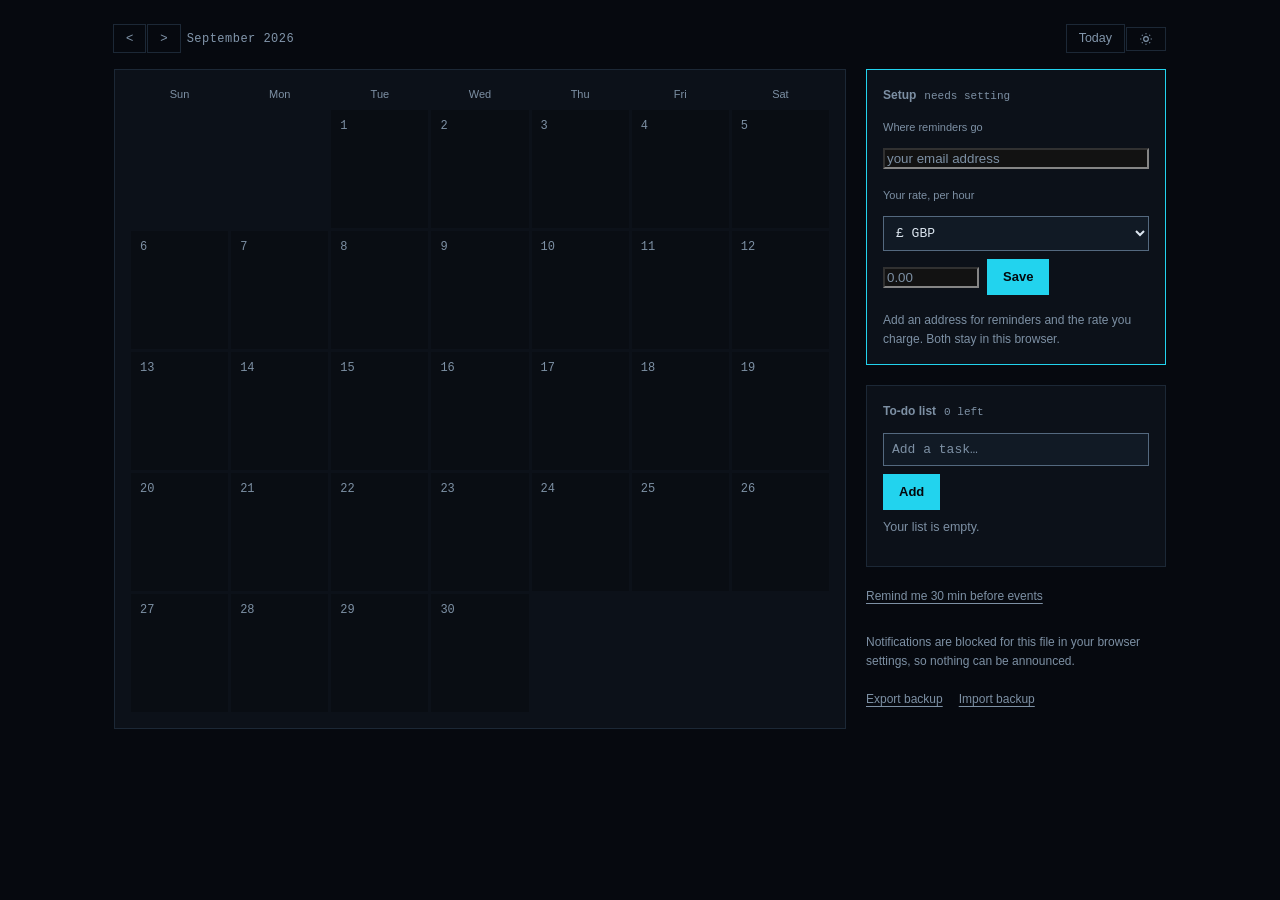
<file: docs/calendar.html>
<!doctype html>
<!--
  The planner, as one file.

  Built by tools/build_planner.py from standalone/planner/ -- edit the
  sources there and rebuild rather than editing this, which is generated.

  Seed: data.blank.js

  Everything is inside this file: the stylesheet, the engine and the seed. It
  makes no network requests and its Content-Security-Policy forbids them, so
  nothing you write here can leave this file. What you add is kept in the
  browser's localStorage for whatever page opened it -- not synced, not
  backed up. Use the export button if you want it to outlive a cache clear.
-->

<html lang="en" class="theme-dark">
<head>
<meta charset="utf-8">
<meta name="viewport" content="width=device-width, initial-scale=1">
<title>September Planner</title>
<meta http-equiv="Content-Security-Policy" content="default-src 'none'; script-src 'unsafe-inline'; style-src 'unsafe-inline'; img-src data:; base-uri 'none'; form-action 'none'">
<meta name="theme-color" content="#06090f">
<!-- class="theme-dark" themes the planner with no JavaScript. This only restores a
     theme picked earlier, before first paint. -->
<script>try { var t = localStorage.getItem('theme'); if (/^[a-z]+$/.test(t)) document.documentElement.classList.replace('theme-dark', 'theme-' + t); } catch (e) {}</script>
<style>
  body{margin:0}
  [hidden]{display:none !important}

  /* ====================================================================
     DESIGN TOKENS
     1. Theme-independent tokens (spacing, type) live on :root.
     2. Colour tokens live in one block per theme, keyed on a class on
        <html>. class="theme-dark" is in the markup, so the planner is
        themed with no JavaScript; app.js only restores a saved choice.
     3. Components below read semantic tokens only (the pick-your-own
        event colours are data, and say so).
     To add a theme: copy a theme block, rename it .theme-<name>, set every
     token, and add <name> to THEMES in app.js. tests/test_theming.py checks
     the new block is complete and that every pairing meets WCAG AA.
     ==================================================================== */
  :root{
    /* spacing: --space-N is N x 4px */
    --space-1:4px;--space-2:8px;--space-3:12px;--space-4:16px;--space-5:20px;--space-6:24px;--space-8:32px;--space-14:56px;
    /* typography */
    --font-sans:-apple-system,BlinkMacSystemFont,"Segoe UI",Roboto,Helvetica,Arial,sans-serif;
    --font-mono:ui-monospace,"SF Mono","Cascadia Mono","Segoe UI Mono",Consolas,"Liberation Mono",monospace;
    --text-micro:9.5px;--text-3xs:10px;--text-2xs:10.5px;--text-xs:11px;--text-label:11.5px;--text-sm:12px;
    --text-control:12.5px;--text-md:13px;--text-lg:14.5px;--text-body:15px;--text-xl:17px;
    --text-display-sm:27px;--text-display:30px;
    --leading-none:1;--leading-tight:1.3;--leading-snug:1.35;--leading-list:1.45;--leading-body:1.55;--leading-relaxed:1.6;
    --weight-regular:400;--weight-semibold:600;--weight-bold:700;
    --tracking-tight:-.02em;--tracking-mono:.02em;--tracking-label:.04em;
  }

  /* ---- themes. :where(:root) has no specificity, so it is only the fallback for
     an <html> with no theme class or an unknown one. */
  :where(:root),.theme-dark{
    color-scheme:dark;
    --color-bg:#06090f;
    --color-surface:#0c1119;
    --color-surface-subtle:#111a25;   /* day cells, fields */
    --color-surface-past:#090d13;     /* a day that has gone */
    --color-border:#1c2836;
    --color-border-strong:#54697f;    /* form-field edges, 3:1 (was #2d4054, 1.78:1) */
    --color-text-primary:#dce6f0;
    --color-text-muted:#8296ab;
    --color-text-subtle:#7d90a4;      /* was #586a7c: 3.14:1 on a day cell */
    --color-accent:#22d3ee;
    --color-accent-hover:#67e8f9;
    --color-accent-subtle:#0a2430;    /* selected day, the edited event */
    --color-text-on-accent:#04080d;
    --color-danger:#fb7185;
    --color-type-meeting:#22d3ee;     /* event kinds: dots and strips beside text */
    --color-type-match:#5b8cf7;
    --color-type-class:#34d399;
    --color-type-personal:#fbbf24;
    --color-type-event:#a78bfa;
    --color-swatch-edge:rgba(255,255,255,.14);
    --color-scrim:rgba(6,9,15,.82);
    --icon-moon:none;--icon-sun:inline;
  }
  .theme-light{
    color-scheme:light;
    --color-bg:#f2f5f8;
    --color-surface:#ffffff;
    --color-surface-subtle:#edf1f5;
    --color-surface-past:#e3e8ee;
    --color-border:#d3dbe4;
    --color-border-strong:#7b8898;
    --color-text-primary:#0f1a24;
    --color-text-muted:#3f5064;
    --color-text-subtle:#4f6074;
    --color-accent:#0b6b85;
    --color-accent-hover:#155e75;
    --color-accent-subtle:#d7f1f7;
    --color-text-on-accent:#ffffff;
    --color-danger:#be123c;
    --color-type-meeting:#0891b2;
    --color-type-match:#3b6fe0;
    --color-type-class:#059669;
    --color-type-personal:#d97706;
    --color-type-event:#7c3aed;
    --color-swatch-edge:rgba(15,26,36,.2);
    --color-scrim:rgba(15,26,36,.45);
    --icon-moon:inline;--icon-sun:none;
  }


  *{box-sizing:border-box}
  body{
    background:var(--color-bg);
    color:var(--color-text-primary);
    font:var(--text-body)/var(--leading-body) var(--font-sans);
    -webkit-font-smoothing:antialiased;
  }
  .wrap{max-width:1100px;margin:0 auto;padding:var(--space-6) var(--space-6) var(--space-14)}

  /* square geometry throughout */
  .card,.day,.chip,button,input,select,.bar,.bar i,.ev,.todo,.dot,.n,.hour{border-radius:0}

  /* ---------- discreet header: just the month and the controls ---------- */
  .topbar{display:flex;align-items:center;gap:2px;margin-bottom:var(--space-4)}
  .monthlabel{font:var(--text-sm) var(--font-mono);color:var(--color-text-muted);letter-spacing:var(--tracking-label);padding:0 var(--space-3) 0 var(--space-1)}
  .spacer{flex:1}
  /* the theme switch: the theme block decides which icon shows, so it is right before any script runs */
  .themebtn{display:inline-flex;align-items:center;justify-content:center}
  .themebtn svg{width:14px;height:14px}
  .themebtn .moon{display:var(--icon-moon)}
  .themebtn .sun{display:var(--icon-sun)}

  button{font:inherit;cursor:pointer;border:1px solid transparent;transition:color .12s,border-color .12s,background .12s}
  .ghost{background:transparent;border-color:var(--color-border);color:var(--color-text-muted);padding:var(--space-1) var(--space-3);min-width:32px;font-size:var(--text-control);margin-left:-1px}
  .ghost:hover{border-color:var(--color-border-strong);color:var(--color-text-primary)}
  .primary{background:var(--color-accent);color:var(--color-text-on-accent);border:none;padding:var(--space-2) var(--space-4);font-size:var(--text-md);font-weight:var(--weight-semibold)}
  .primary:hover{background:var(--color-accent-hover)}
  .quiet{background:transparent;border:1px solid var(--color-border-strong);color:var(--color-text-muted);padding:var(--space-2) var(--space-3);font-size:var(--text-control)}
  .quiet:hover{color:var(--color-accent);border-color:var(--color-accent)}
  .linkbtn{background:none;border:none;color:var(--color-text-subtle);padding:var(--space-2) 0 0;font-size:var(--text-sm);text-decoration:underline;text-underline-offset:3px}
  .linkbtn:hover{color:var(--color-text-primary)}
  /* The reminder switch, on. It used to change only its label -- faint grey
     text, in a row beside another faint grey link -- so turning reminders
     on was semantically true and invisible. The on state is a lit pill with
     a dot, and it drops the underline, so the state is the first thing you
     see rather than something to read. */
  #notifyBtn[aria-pressed="true"]{color:var(--color-accent);font-weight:var(--weight-semibold);
      background:var(--color-accent-subtle);border:1px solid var(--color-accent);
      padding:var(--space-1) var(--space-2);text-decoration:none}
  #notifyBtn[aria-pressed="true"]::before{content:"\25cf  ";font-size:var(--text-3xs)}
  #notifyBtn[aria-pressed="true"]:hover{color:var(--color-accent)}
  #notifyMsg.live{color:var(--color-accent)}

  /* ---------- layout ---------- */
  .app{display:grid;grid-template-columns:minmax(0,1fr) 300px;gap:var(--space-5);align-items:start}
  .main{display:flex;flex-direction:column;gap:var(--space-4);min-width:0}
  .card{background:var(--color-surface);border:1px solid var(--color-border);padding:var(--space-4)}
  .side{display:flex;flex-direction:column;gap:var(--space-5)}
  .cardtitle{margin:0 0 var(--space-3);font-size:var(--text-sm);font-weight:var(--weight-semibold);color:var(--color-text-subtle);display:flex;align-items:baseline;gap:var(--space-2)}
  .count{font:var(--text-xs) var(--font-mono);color:var(--color-text-subtle);font-weight:var(--weight-regular)}

  /* ---------- countdown (compact, to leave the list room) ---------- */
  .cdcard{padding:var(--space-4) var(--space-4)}
  .cdcard .cardtitle{margin-bottom:var(--space-2)}
  .cdrow{display:flex;align-items:baseline;gap:var(--space-2)}
  .bignum{font:var(--weight-semibold) var(--text-display)/var(--leading-none) var(--font-mono);letter-spacing:var(--tracking-tight);color:var(--color-accent);font-variant-numeric:tabular-nums}
  .cdlabel{margin:0;font-size:var(--text-sm);color:var(--color-text-muted)}
  .bar{height:3px;background:var(--color-surface-subtle);margin:var(--space-3) 0 var(--space-2)}
  .bar i{display:block;height:100%;background:var(--color-accent);transition:width .3s ease}
  .cdsub{margin:0;font:var(--text-2xs) var(--font-mono);color:var(--color-text-subtle)}
  .cdopen kbd{font:var(--text-3xs) var(--font-mono);border:1px solid var(--color-border-strong);
    padding:1px var(--space-1);color:var(--color-text-muted);text-decoration:none}

  /* ---------- countdown overlay ---------- */
  /* One box per target. The number is the point, so it carries the type
     scale on its own and everything else in the box recedes. */
  .cdoverlay{position:fixed;inset:0;z-index:40;display:flex;
    align-items:center;justify-content:center;padding:var(--space-6);
    background:var(--color-scrim)}
  .cdpanel{background:var(--color-surface);border:1px solid var(--color-border-strong);
    padding:var(--space-4) var(--space-5) var(--space-4);width:min(1000px,100%);max-height:88vh;
    display:flex;flex-direction:column}
  .cdhead{display:flex;align-items:center;justify-content:space-between;
    gap:var(--space-3);margin-bottom:var(--space-3);flex:0 0 auto}
  .cdhead .cardtitle{margin:0}
  /* 121 of them, so each one is small and the grid scrolls rather than the
     page. Small enough that a title will not fit, which is what the dots and
     the tooltip are for. */
  .cdboxes{display:grid;gap:var(--space-1);overflow:auto;flex:1 1 auto;
    grid-template-columns:repeat(auto-fill,minmax(104px,1fr))}
  .cdbox{border:1px solid var(--color-border);background:var(--color-surface-subtle);
    padding:var(--space-2) var(--space-2) var(--space-2);display:flex;flex-direction:column;gap:1px;min-width:0}
  .cdbox .n{font:var(--weight-semibold) var(--text-xl)/var(--leading-none) var(--font-mono);letter-spacing:var(--tracking-tight);
    font-variant-numeric:tabular-nums;color:var(--color-accent)}
  .cdbox .d{font:var(--text-micro) var(--font-mono);color:var(--color-text-muted);white-space:nowrap}
  /* The dot takes its colour from the same .c-* / .m-* classes the chips and
     strips use, via colorKey -- so a dot here and the block in the day view
     are the same colour without a second table of colours to keep in step. */
  .cdbox .dots{display:flex;gap:2px;margin:var(--space-1) 0 2px;min-height:4px;flex-wrap:wrap}
  .cddot{width:8px;height:4px;flex:0 0 auto}
  .cddot.none{background:var(--color-border)}
  .cdbox .k{font-size:var(--text-3xs);color:var(--color-text-muted);overflow:hidden;
    text-overflow:ellipsis;white-space:nowrap}
  /* Today and the days gone read differently, and not by colour alone --
     today is outlined and the past is dimmed. */
  .cdbox.now{border-color:var(--color-accent);background:var(--color-accent-subtle)}
  .cdbox.now .n{color:var(--color-accent)}
  .cdbox.gone{opacity:.42}
  .cdbox.gone .n{color:var(--color-text-muted)}
  /* The grid scrolls, so the note has to sit outside it rather than read as
     one more row that happens to be text. */
  .cdfoot{flex:0 0 auto;border-top:1px solid var(--color-border);
    margin-top:var(--space-3);padding-top:var(--space-2);line-height:var(--leading-relaxed)}
  @media (max-width:520px){
    .cdpanel{padding:var(--space-4) var(--space-4) var(--space-3)}
    .cdboxes{grid-template-columns:repeat(auto-fill,minmax(88px,1fr))}
  }

  /* ---------- calendar ---------- */
  .dow{display:grid;grid-template-columns:repeat(7,1fr);gap:3px;margin-bottom:var(--space-1)}
  .dow span{text-align:center;font-size:var(--text-xs);color:var(--color-text-subtle);padding-bottom:3px}
  .grid{display:grid;grid-template-columns:repeat(7,1fr);gap:3px}
  .day{
    all:unset;display:flex;flex-direction:column;gap:var(--space-1);
    min-height:100px;padding:var(--space-2) var(--space-2);
    background:var(--color-surface-subtle);border:1px solid transparent;
    cursor:pointer;overflow:hidden;
  }
  /* a day that has already passed goes grey and recedes */
  .day.past{background:var(--color-surface-past)}
  .day.past .dnum{color:var(--color-text-subtle)}
  .day.past .chip,.day.past .marks{opacity:.4;filter:grayscale(.85)}
  .day.outside{background:transparent;cursor:default}
  .day:hover{border-color:var(--color-border-strong)}
  .day.selected,.day.selected:hover{border-color:var(--color-accent);background:var(--color-accent-subtle)}
  .day.selected .dnum{color:var(--color-text-primary)}
  .day.selected .chip{opacity:1;filter:none}
  .day:focus-visible{outline:1px solid var(--color-accent);outline-offset:1px}

  .dnum{font:var(--text-sm) var(--font-mono);color:var(--color-text-muted);display:flex;align-items:center}
  /* square marker for today, not a circle */
  .day.today .dnum .n{
    background:var(--color-accent);color:var(--color-text-on-accent);font-weight:var(--weight-bold);
    min-width:19px;height:18px;display:inline-flex;align-items:center;justify-content:center;padding:0 var(--space-1);
  }
  .chips{display:flex;flex-direction:column;gap:3px;min-width:0}
  .chip{display:flex;align-items:center;gap:var(--space-2);font:var(--text-2xs)/var(--leading-snug) var(--font-mono);
        white-space:nowrap;overflow:hidden;color:var(--color-text-primary)}
  .dot{width:5px;height:5px;flex:0 0 auto}
  .chip .t{color:var(--color-text-subtle);font-variant-numeric:tabular-nums;flex:0 0 auto}
  .chip .x{overflow:hidden;text-overflow:ellipsis}
  .chip.done{opacity:.4}
  .chip.done .x,.chip.done .t{text-decoration:line-through}
  .more{font:var(--text-3xs) var(--font-mono);color:var(--color-text-subtle);padding-left:var(--space-3)}
  .marks{margin-top:auto;font:var(--text-micro) var(--font-mono);color:var(--color-text-subtle);letter-spacing:var(--tracking-mono)}
  .m-meeting{background:var(--color-type-meeting)} .m-match{background:var(--color-type-match)}
  .m-class{background:var(--color-type-class)}     .m-personal{background:var(--color-type-personal)}
  .m-event{background:var(--color-type-event)}
  .m-task{background:var(--color-type-class)}   /* legacy events saved before "class" replaced "task" */
  /* pick-your-own palette. These are data, not theme: the colour somebody chose
     for an event is stored with it, so it stays the same colour in every theme.
     Each one only ever marks a dot or a strip beside the event's own text. */
  .c-cyan{background:#22d3ee}   .c-blue{background:#5b8cf7}
  .c-violet{background:#a78bfa} .c-green{background:#34d399}
  .c-amber{background:#fbbf24}  .c-orange{background:#fb923c}
  .c-pink{background:#f472b6}   .c-red{background:#fb7185}
  .c-slate{background:#8296ab}

  .swatches{display:flex;gap:var(--space-2);align-items:center}
  .sw{width:18px;height:18px;padding:0;border:1px solid var(--color-swatch-edge);cursor:pointer;flex:0 0 auto}
  .sw:hover{border-color:var(--color-text-muted)}
  .sw[aria-pressed="true"]{outline:1px solid var(--color-text-primary);outline-offset:2px}
  .sw:focus-visible{outline:2px solid var(--color-text-primary);outline-offset:2px}

  /* ---------- expanded day view ---------- */
  .dayview{border-color:var(--color-border-strong)}
  .cardhead{display:flex;align-items:baseline;justify-content:space-between;gap:var(--space-2);margin-bottom:var(--space-4)}
  .dvtitle{margin:0;font-size:var(--text-body);font-weight:var(--weight-semibold)}
  .dvtitle span{color:var(--color-text-subtle);font:var(--text-xs) var(--font-mono);font-weight:var(--weight-regular);margin-left:var(--space-2)}
  /* Events take the wider column on a wide screen: they are the content,
     and the timeline beside them is a picture of it. 1.3/1 rather than 1/1
     -- enough that event titles stop wrapping, not so much that the hour
     labels crowd. Collapses to one column below 900px, further down. */
  .dvgrid{display:grid;grid-template-columns:minmax(0,1.3fr) minmax(0,1fr);gap:var(--space-6)}
  .colhead{margin:0 0 var(--space-2);font-size:var(--text-label);font-weight:var(--weight-semibold);color:var(--color-text-subtle)}
  .colhead.sp{margin-top:var(--space-6)}

  /* Setup: the two things the file cannot know about you. Outlined while
     either is unset, so a blank planner says what it needs instead of
     quietly doing nothing when you turn reminders on. */
  .setup.needed{border-color:var(--color-accent)}
  .setuplabel{display:block;margin:2px 0 var(--space-1);font-size:var(--text-xs);color:var(--color-text-subtle)}
  .setuplabel + .row{margin-bottom:var(--space-2)}
  .setup input[type=email]{flex:1 1 auto;min-width:0}
  .setup input[type=number]{flex:0 1 96px;min-width:0}
  .setup select{flex:0 0 auto}

  /* proportional day timeline: 1 minute = HOUR_PX/60 pixels */
  .timeline{position:relative}
  .tlh{position:absolute;left:0;right:0;border-top:1px solid var(--color-border)}
  .tlh:last-of-type{border-bottom:1px solid var(--color-border)}
  .tll{position:absolute;left:0;top:2px;width:44px;text-align:right;
       font:var(--text-2xs) var(--font-mono);color:var(--color-text-subtle);font-variant-numeric:tabular-nums}
  /* click any empty stretch to start an event there */
  .tlarea{position:absolute;top:0;bottom:0;left:52px;right:0;cursor:pointer}
  .blk{position:absolute;overflow:hidden;cursor:pointer;text-align:left;
       display:flex;flex-direction:column;gap:1px;
       padding:3px var(--space-2) 3px var(--space-2);background:var(--color-surface-subtle);border:1px solid var(--color-border);
       font:var(--text-2xs)/var(--leading-tight) var(--font-mono);color:var(--color-text-primary)}
  .blk:hover{border-color:var(--color-accent);z-index:2}
  .blk:focus-visible{outline:1px solid var(--color-accent);z-index:2}
  .blk .strip{position:absolute;left:0;top:0;bottom:0;width:3px}
  .blkt{color:var(--color-text-subtle);white-space:nowrap;overflow:hidden;text-overflow:ellipsis;flex:0 0 auto}
  .blkx{white-space:nowrap;overflow:hidden;text-overflow:ellipsis}
  .blk.tight{padding-top:1px;padding-bottom:1px;justify-content:center}
  .blk.tight .blkt{display:none}
  .blk.done{opacity:.5}
  .blk.done .blkx,.blk.done .blkt{text-decoration:line-through}

  /* ---------- lists ---------- */
  .evlist,.todolist{list-style:none;margin:0;padding:0}
  .evlist{margin-bottom:var(--space-3)}
  .ev,.todo{display:flex;gap:var(--space-2);padding:var(--space-2) 0;border-bottom:1px solid var(--color-border)}
  .ev{align-items:center}
  .todo{align-items:flex-start}
  .ev:last-child,.todo:last-child{border-bottom:none}
  .ev .time{font:var(--text-xs) var(--font-mono);font-variant-numeric:tabular-nums;color:var(--color-text-muted);flex:0 0 auto;min-width:92px}
  .ev .name{flex:1;min-width:0;overflow:hidden;text-overflow:ellipsis;white-space:nowrap;font-size:var(--text-md)}
  .ev.editing{background:var(--color-accent-subtle);box-shadow:inset 2px 0 0 var(--color-accent)}
  .edit{all:unset;cursor:pointer;color:var(--color-text-subtle);font:var(--text-2xs) var(--font-mono);padding:2px var(--space-1);flex:0 0 auto}
  .edit:hover{color:var(--color-accent)}
  .edit:focus-visible{outline:1px solid var(--color-accent)}
  /* an established meeting gets crossed out */
  .ev.done{opacity:.55}
  .ev.done .name,.ev.done .time{text-decoration:line-through;color:var(--color-text-subtle)}
  .ev.done .dot{filter:grayscale(1)}
  /* to-do items carry more weight than the surrounding chrome */
  .todo{padding:var(--space-2) 0;gap:var(--space-3)}
  .todo .txt{flex:1;min-width:0;font-size:var(--text-lg);line-height:var(--leading-list);color:var(--color-text-primary);overflow-wrap:anywhere}
  .todo.done .txt{text-decoration:line-through;color:var(--color-text-subtle)}
  .todolist{margin-bottom:var(--space-2)}

  .del{all:unset;cursor:pointer;color:var(--color-text-subtle);font-size:var(--text-body);line-height:var(--leading-none);padding:0 3px;flex:0 0 auto}
  .del:hover{color:var(--color-danger)}
  .del:focus-visible{outline:1px solid var(--color-accent)}
  .empty{color:var(--color-text-subtle);font-size:var(--text-control);margin:0 0 var(--space-3)}
  .hint{margin:var(--space-2) 0 0;font-size:var(--text-sm);color:var(--color-text-subtle)}
  .datarow{display:flex;gap:var(--space-4)}
  .datarow .linkbtn{padding:0}

  .addform{display:flex;flex-direction:column;gap:var(--space-2)}
  .row{display:flex;gap:var(--space-2);flex-wrap:wrap;align-items:center}
  .dash{font:var(--text-xs) var(--font-mono);color:var(--color-text-subtle);flex:0 0 auto}
  #evType{flex:0 0 108px}
  input[type=text],input[type=time],select{
    font:var(--text-md) var(--font-mono);width:100%;min-width:0;padding:var(--space-2) var(--space-2);color:var(--color-text-primary);
    background:var(--color-surface-subtle);border:1px solid var(--color-border-strong);
  }
  input::placeholder{color:var(--color-text-subtle)}
  input:focus,select:focus{outline:none;border-color:var(--color-accent)}
  input[type=time]{flex:0 0 108px;font-variant-numeric:tabular-nums}
  select{flex:1}
  #evTz{flex:0 0 88px}

  /* square checkboxes (native ones round themselves) */
  input[type=checkbox]{
    appearance:none;-webkit-appearance:none;margin:0;flex:0 0 auto;cursor:pointer;position:relative;
    width:14px;height:14px;background:transparent;border:1px solid var(--color-border-strong);
  }
  input[type=checkbox]:hover{border-color:var(--color-accent)}
  input[type=checkbox]:checked{background:var(--color-accent);border-color:var(--color-accent)}
  input[type=checkbox]:checked::after{
    content:"";position:absolute;left:4px;top:1px;width:3px;height:7px;
    border:solid var(--color-text-on-accent);border-width:0 2px 2px 0;transform:rotate(45deg);
  }
  input[type=checkbox]:focus-visible{outline:1px solid var(--color-accent);outline-offset:2px}
  /* slightly larger box to match the heavier list text */
  .todo input[type=checkbox]{width:16px;height:16px;margin-top:3px}
  .todo input[type=checkbox]:checked::after{left:5px;top:2px;width:3px;height:8px}

  @media (max-width:900px){
    .app{grid-template-columns:minmax(0,1fr)}
    .day{min-height:78px}
    .chip .t{display:none}
    .dvgrid{grid-template-columns:minmax(0,1fr);gap:var(--space-5)}
  }
  @media (max-width:520px){
    .wrap{padding:var(--space-4) var(--space-3) var(--space-8)}
    .day{min-height:62px;padding:var(--space-1)}
    .chip{font-size:var(--text-micro);gap:var(--space-1)}
    .marks{display:none}
    .bignum{font-size:var(--text-display-sm)}
  }
</style>
</head>
<body>

<div class="wrap">
  <header class="topbar">
    <button class="ghost" id="prevBtn" aria-label="Previous month">&lt;</button>
    <button class="ghost" id="nextBtn" aria-label="Next month">&gt;</button>
    <span class="monthlabel" id="monthLabel">September 2026</span>
    <span class="spacer"></span>
    <button class="ghost" id="todayBtn">Today</button>
    <button class="ghost themebtn" id="themeBtn" type="button" aria-label="Switch to light theme"><svg class="moon" viewBox="0 0 24 24" fill="none" stroke="currentColor" stroke-width="2" aria-hidden="true"><path d="M21 12.8A9 9 0 1 1 11.2 3a7 7 0 0 0 9.8 9.8z"/></svg><svg class="sun" viewBox="0 0 24 24" fill="none" stroke="currentColor" stroke-width="2" aria-hidden="true"><circle cx="12" cy="12" r="4"/><path d="M12 2v2M12 20v2M4.9 4.9l1.4 1.4M17.7 17.7l1.4 1.4M2 12h2M20 12h2M4.9 19.1l1.4-1.4M17.7 6.3l1.4-1.4"/></svg></button>
  </header>

  <div class="app">
    <div class="main">
      <section class="card">
        <div class="dow">
          <span>Sun</span><span>Mon</span><span>Tue</span><span>Wed</span><span>Thu</span><span>Fri</span><span>Sat</span>
        </div>
        <div class="grid" id="grid"></div>
      </section>

      <!-- expands only once a date is clicked -->
      <section class="card dayview" id="dayView" hidden>
        <div class="cardhead">
          <h2 class="dvtitle" id="dvTitle"></h2>
          <button class="del" id="dvClose" type="button" aria-label="Collapse day">&times;</button>
        </div>

        <!-- Events first, Plan second. On a wide screen the first column is
             where the eye lands and the one that gets the extra width, and
             the events are what you came to read or edit; the timeline is a
             picture of them. Source order matches visual order, so a narrow
             screen and a screen reader get the same thing rather than it
             being faked with `order` in CSS. -->
        <div class="dvgrid">
          <div>
            <h3 class="colhead">Classes &amp; events</h3>
            <ul class="evlist" id="evList"></ul>
            <p class="empty" id="evEmpty" hidden>Nothing scheduled yet.</p>
            <form class="addform" id="evForm">
              <div class="row">
                <input type="time" id="evTime" value="09:00" required aria-label="Start time">
                <span class="dash">to</span>
                <input type="time" id="evEnd" value="10:00" required aria-label="End time">
                <select id="evTz" aria-label="Time zone">
                  <option value="BST">BST</option>
                  <option value="GMT">GMT</option>
                  <option value="EST">EST</option>
                  <option value="">no zone</option>
                </select>
              </div>
              <div class="row">
                <!-- No Meeting option. Events already stored as meetings still
                     render and keep their colour; it is simply not something
                     new events can be any more. -->
                <select id="evType" aria-label="Type">
                  <option value="class">Class</option>
                  <option value="match">Match</option>
                  <option value="personal">Personal</option>
                  <option value="event">Event</option>
                </select>
                <input type="text" id="evTitle" placeholder="Lecture — room 03/016" maxlength="80" required aria-label="Event title">
              </div>
              <div class="row">
                <div class="swatches" id="evColors" role="group" aria-label="Colour"></div>
                <span class="spacer"></span>
                <button class="quiet" type="submit" id="evSubmit">Add</button>
                <button class="quiet" type="button" id="evCancel" hidden>Cancel</button>
              </div>
            </form>
            <p class="hint" id="evMsg" hidden></p>

            <h3 class="colhead sp">To-do for this day</h3>
            <ul class="todolist" id="dtList"></ul>
            <p class="empty" id="dtEmpty">No tasks for this day.</p>
            <form class="addform" id="dtForm">
              <div class="row">
                <input type="text" id="dtText" placeholder="Add a task for this day&hellip;" maxlength="120" required aria-label="New task for this day">
                <button class="quiet" type="submit">Add</button>
              </div>
            </form>
          </div>

          <div>
            <h3 class="colhead" id="planHead">Plan</h3>
            <div class="timeline" id="hours"></div>
            <p class="hint" id="planNote" hidden></p>
          </div>
        </div>
      </section>
    </div>

    <aside class="side">
      <!-- Asked for, never shipped.
           This repository holds the engine and no seed, and the same rule
           applies to these two settings: an address and a rate are the
           owner's, so the file arrives blank and asks. Both live in this
           browser's localStorage and travel only in an export you make
           yourself.

           The placeholders deliberately contain no "@". tests/test_planner.py
           forbids any email-shaped string in these sources -- including a
           reserved-for-fiction one -- because the check looks for the shape
           rather than the content, and a placeholder that matched it would
           either fail the build or force the guard to be loosened. -->
      <section class="card setup" id="setupCard">
        <h2 class="cardtitle">Setup <span class="count" id="setupState"></span></h2>
        <form class="addform" id="setupForm">
          <label class="setuplabel" for="setEmail">Where reminders go</label>
          <div class="row">
            <input type="email" id="setEmail" placeholder="your email address"
                   maxlength="120" autocomplete="email" aria-label="Reminder email address">
          </div>

          <label class="setuplabel" for="setPrice">Your rate, per hour</label>
          <div class="row">
            <select id="setCurrency" aria-label="Currency">
              <option value="GBP">£ GBP</option>
              <option value="CAD">$ CAD</option>
              <option value="USD">$ USD</option>
              <option value="EUR">&euro; EUR</option>
            </select>
            <input type="number" id="setPrice" placeholder="0.00" min="0" max="100000"
                   step="0.01" inputmode="decimal" aria-label="Rate per hour">
            <button class="primary" type="submit">Save</button>
          </div>
        </form>
        <p class="hint" id="setupMsg"></p>
      </section>

      <section class="card cdcard">
        <h2 class="cardtitle">Countdown</h2>
        <div class="cdrow">
          <span class="bignum" id="cdNum">110</span>
          <span class="cdlabel" id="cdLabel">days remaining</span>
        </div>
        <div class="bar"><i id="cdBar" style="width:0%"></i></div>
        <p class="cdsub" id="cdSub"></p>
        <button class="linkbtn cdopen" id="cdOpen" type="button"
                aria-haspopup="dialog">All countdowns &nbsp;<kbd>C</kbd></button>
      </section>

      <section class="card">
        <h2 class="cardtitle">To-do list <span class="count" id="todoCount">0 left</span></h2>
        <form class="addform" id="todoForm">
          <div class="row">
            <input type="text" id="todoText" placeholder="Add a task&hellip;" maxlength="120" required aria-label="New task">
            <button class="primary" type="submit">Add</button>
          </div>
        </form>
        <ul class="todolist" id="todoList"></ul>
        <p class="empty" id="todoEmpty">Your list is empty.</p>
        <button class="linkbtn" id="clearDone" hidden>Clear completed</button>
      </section>

      <div class="datarow">
        <button class="linkbtn" id="notifyBtn" type="button"
                aria-pressed="false">Remind me before events</button>
        <!-- Opens whatever mail client is already signed in. Not a send:
             this file has no network access at all under its own CSP. -->
        <a class="linkbtn" id="emailBtn" href="#" role="button" hidden>Email me the next 30 min</a>
      </div>
      <p class="hint" id="notifyMsg"></p>

      <div class="datarow">
        <button class="linkbtn" id="exportBtn" type="button">Export backup</button>
        <button class="linkbtn" id="importBtn" type="button">Import backup</button>
        <input type="file" id="importFile" accept="application/json,.json" hidden>
      </div>
      <p class="hint" id="dataMsg" hidden></p>
    </aside>
  </div>
</div>

<!-- The countdown overlay. One box per target, each showing the number of
     whole days between today and it. Opened from the sidebar or by pressing
     C; closed with Escape, the button, or a click on the backdrop. -->
<div class="cdoverlay" id="cdOverlay" hidden role="dialog" aria-modal="true"
     aria-labelledby="cdOverlayTitle">
  <div class="cdpanel" role="document">
    <div class="cdhead">
      <h2 class="cardtitle" id="cdOverlayTitle">Countdowns</h2>
      <button class="del" id="cdClose" type="button" aria-label="Close">&times;</button>
    </div>
    <div class="cdboxes" id="cdBoxes"></div>
    <p class="cdsub cdfoot" id="cdOverlayNote"></p>
  </div>
</div>

<script>
/* data.blank.js — an empty seed: the calendar with nothing in it.
 *
 * data.sample.js builds a planner about a fictional term, which is useful for
 * seeing what the thing does and useless as a starting point: you would have
 * to delete somebody else's lectures before adding your own. This is the
 * other one. No term, no diary, no fixtures, no to-dos, no countdowns.
 * Nothing to clear out, and nothing about anybody.
 *
 *     python tools/build_planner.py --blank --out calendar.html
 *
 * Keeping it as a real seed file rather than passing nothing matters for two
 * reasons. The engine falls back per key, so an absent seed and an empty one
 * render the same today -- but only the file records that empty was the
 * intention, so a later key with a non-empty default cannot quietly seed this
 * build. And it gives the build something to assert against: a test reads
 * this file and fails if anything in it stops being empty.
 *
 * What is deliberately NOT empty is the pair of view bounds below. They are
 * how tall the day grid is drawn, not content -- zero them and the day view
 * collapses to nothing, which reads as a broken page rather than an empty
 * calendar. The shape is otherwise exactly data.sample.js's, because that is
 * the contract with app.js.
 */

window.PLANNER_DATA = (function () {

  /* The only non-empty values here: the first and last hour row of the day
   * view. A blank calendar still has to be a calendar. */
  var PLAN_START = 7;              // 7 AM
  var PLAN_END   = 21;             // 9 PM, inclusive

  /* Seed keys are versioned per seed so a blank build and a sample build do
   * not read each other's stored state out of localStorage. */
  var SEED_KEY  = "sept-planner.seed.blank.v1";
  var TERM_KEY  = "sept-planner.seed.blank-term.v1";
  var DIARY_KEY = "sept-planner.seed.blank-diary.v1";

  return {
    /* No countdown: CD_START of 0 on no anchor is not "zero days to go",
     * it is no countdown at all, which is what an empty calendar has. */
    CD_ANCHOR: "", CD_START: 0,
    COUNTDOWN_DATES: [],

    PLAN_START: PLAN_START, PLAN_END: PLAN_END,

    /* No fixtures, and no competition labels to name them with. */
    SEED_KEY: SEED_KEY, COMPS: {}, FIXTURES: [], DONE_MATCHES: [],

    /* No term. TERM_FIRST is empty on purpose: set it with no WEEK_A and the
     * planner generates a run of empty weeks, which looks like a bug. Empty
     * generates no term at all, which is the honest rendering of "nothing
     * scheduled yet". */
    TERM_KEY: TERM_KEY, TERM_FIRST: "", TERM_SKIP: [], TERM_END: "",
    MODULE_COLOUR: {}, WEEK_ONE: [], WEEK_A: [], WEEK_B: [],

    /* No diary entries, no to-dos, no per-day to-dos. */
    DIARY_KEY: DIARY_KEY, DIARY: [],
    SEED_TODOS: [], SEED_DAY_TODOS: []
  };
}());
</script>
<script>
(function(){
  "use strict";

  /* The seed: one person's countdown, fixtures, term timetable, diary and
   * to-do list. None of it is in this file, and that is the point -- a
   * timetable says where somebody is every weekday, so it lives in a seed
   * file kept outside the repository and is inlined at build time.
   *
   * Every lookup has a fallback, so the engine runs against no seed at all
   * and simply shows an empty planner rather than throwing. */
  var SEED = (typeof PLANNER_DATA === "object" && PLANNER_DATA) || {};
  function seed(name, fallback) {
    return Object.prototype.hasOwnProperty.call(SEED, name)
      ? SEED[name] : fallback;
  }


  /* ===== settings — change these to retarget ===== */
  var CD_ANCHOR  = seed("CD_ANCHOR",  "2026-01-01");
  var CD_START   = seed("CD_START",   100);
  var PLAN_START = seed("PLAN_START", 5);
  var PLAN_END   = seed("PLAN_END",   22);
  /* ============================================== */

  /* Countdown boxes. Each one is a target the overlay counts the days to.
   * Anything derived from what is actually in the calendar is worked out at
   * render time; only fixed dates belong here. */
  var COUNTDOWN_DATES = seed("COUNTDOWN_DATES", []);

  var MONTHS  = ["January","February","March","April","May","June","July","August","September","October","November","December"];
  var MSHORT  = ["Jan","Feb","Mar","Apr","May","Jun","Jul","Aug","Sep","Oct","Nov","Dec"];
  var DAYS    = ["Sunday","Monday","Tuesday","Wednesday","Thursday","Friday","Saturday"];
  var EV_KEY  = "sept-planner.events.v1";
  var TD_KEY  = "sept-planner.todos.v1";
  var DT_KEY  = "sept-planner.daytodos.v1";

  /* ---- storage (may throw in private mode / blocked site data) ---- */
  function load(key, fallback){
    try{
      var raw = localStorage.getItem(key);
      return raw ? JSON.parse(raw) : fallback;
    }catch(e){ return fallback; }
  }
  function save(key, value){
    try{ localStorage.setItem(key, JSON.stringify(value)); }catch(e){}
  }
  function obj(v){ return (v && typeof v === "object" && !(v instanceof Array)) ? v : {}; }

  var events   = obj(load(EV_KEY, {}));   // { date: [{id,time,title,type,done}] }
  var dayTodos = obj(load(DT_KEY, {}));   // { date: [{id,text,done}] }
  var todos    = load(TD_KEY, []);        // [{id,text,done}] — the general side list
  if (Object.prototype.toString.call(todos) !== "[object Array]") todos = [];

  var $ = function(id){ return document.getElementById(id); };
  var grid = $("grid");

  function pad(n){ return n < 10 ? "0" + n : "" + n; }
  function iso(y, m, d){ return y + "-" + pad(m + 1) + "-" + pad(d); }
  function esc(s){
    return String(s).replace(/[&<>"']/g, function(c){
      return { "&":"&amp;", "<":"&lt;", ">":"&gt;", '"':"&quot;", "'":"&#39;" }[c];
    });
  }
  function uid(){ return Math.random().toString(36).slice(2) + Date.now().toString(36); }

  // UTC-based so DST shifts can never add or drop a day
  function utc(isoStr){
    var p = isoStr.split("-");
    return Date.UTC(+p[0], +p[1] - 1, +p[2]);
  }
  function daysBetween(aISO, bISO){ return Math.round((utc(bISO) - utc(aISO)) / 86400000); }
  function addDays(isoStr, n){
    var d = new Date(utc(isoStr) + n * 86400000);
    return iso(d.getUTCFullYear(), d.getUTCMonth(), d.getUTCDate());
  }
  function pretty(isoStr){
    var p = isoStr.split("-");
    return MSHORT[+p[1] - 1] + " " + (+p[2]) + ", " + p[0];
  }
  function currentISO(){
    var n = new Date();
    return iso(n.getFullYear(), n.getMonth(), n.getDate());
  }
  function fmtTime(hhmm, tz, tbc){
    var p = hhmm.split(":");
    var h = parseInt(p[0], 10), mn = p[1];
    var ampm = h >= 12 ? "PM" : "AM";
    var h12 = h % 12; if (h12 === 0) h12 = 12;
    return h12 + ":" + mn + " " + ampm + (tz ? " " + tz : "") + (tbc ? "?" : "");
  }

  /* an event shows the colour you picked; anything older falls back to its type.
   * Every caller puts this inside a class="..." unescaped, and both fields can
   * come from an imported backup, so only class-name characters survive. */
  function colorKey(e){
    return (e.color ? "c-" + e.color : "m-" + e.type).replace(/[^\w-]/g, "");
  }
  function fmtHour(h){
    var ampm = h >= 12 ? "PM" : "AM";
    var h12 = h % 12; if (h12 === 0) h12 = 12;
    return h12 + " " + ampm;
  }

  /* ---- clock arithmetic on "HH:MM" strings ---- */
  var HOUR_PX = 42;             // one hour of the day = 42px of timeline
  var MATCH_MINUTES = 120;      // every football match blocks out two hours
  var DEFAULT_MINUTES = 60;     // anything else defaults to one
  function toMin(hhmm){ var p = hhmm.split(":"); return (+p[0]) * 60 + (+p[1]); }
  function fromMin(m){
    if (m < 0) m = 0;
    if (m > 24 * 60 - 1) m = 24 * 60 - 1;
    return pad(Math.floor(m / 60)) + ":" + pad(m % 60);
  }
  function addMinutes(hhmm, n){ return fromMin(toMin(hhmm) + n); }
  function durationFor(type){ return type === "match" ? MATCH_MINUTES : DEFAULT_MINUTES; }

  /* "3:00 PM – 5:00 PM BST", or just the start if no end is recorded */
  function fmtSpan(e){
    if (!e.end) return fmtTime(e.time, e.tz, e.tbc);
    return fmtTime(e.time) + " – " + fmtTime(e.end, e.tz, e.tbc);
  }

  var todayISO = currentISO();

  /* ================= a season of fixtures, seeded once =================
     Each fixture is { d: date, o: opponent, ha: "H"|"A", c: competition },
     and COMPS maps the competition key to its full name.

     t/tz given  -> kick-off confirmed by the broadcaster.
     t/tz absent -> provisional 3pm slot, flagged TBC; the UK zone is derived
                    from the clock change rather than stored per fixture.

     Everything is editable once seeded, and the seed flag stops any of it
     coming back after you have changed or deleted it. Which fixtures these
     are is in the seed file, not here. */
  var SEED_KEY = seed("SEED_KEY", "sept-planner.seed.fixtures.v1");
  var COMPS    = seed("COMPS", {});
  var FIXTURES = seed("FIXTURES", []);

  // UK clocks go back the last Sunday of October and forward the last
  // Sunday of March, every year -- the rule itself, computed, rather than
  // the one winter's pair of literal dates ("2026-10-25" / "2027-03-28")
  // this used to be, which was silently wrong for every year after that one.
  function lastSundayISO(year, month){   // month: 1=Jan .. 12=Dec
    // Day 0 of a month is JS's spelling for the last day of the month
    // before it, and Date.UTC rolls month 12 over into January of the next
    // year on its own, so this needs no special case for December.
    var lastDay = new Date(Date.UTC(year, month, 0));
    lastDay.setUTCDate(lastDay.getUTCDate() - lastDay.getUTCDay());
    return lastDay.toISOString().slice(0, 10);
  }

  function ukZone(dateISO){
    var year = Number(dateISO.slice(0, 4));
    var bstStarts = lastSundayISO(year, 3);
    var bstEnds   = lastSundayISO(year, 10);
    return (dateISO >= bstStarts && dateISO < bstEnds) ? "BST" : "GMT";
  }

  function seedFixtures(){
    if (load(SEED_KEY, false)) return;          // already seeded once — never re-add
    FIXTURES.forEach(function(f){
      if (!events[f.d]) events[f.d] = [];
      // A fixture already on this date (e.g. from the earlier September-only seed)
      // is left alone — but gets the competition / home-away tags backfilled so the
      // colour modes work on it too.
      var existing = events[f.d].filter(function(x){ return x.type === "match"; });
      if (existing.length){
        existing.forEach(function(x){
          if (!x.comp) x.comp = f.c;
          if (!x.ha)   x.ha   = f.ha;
          if (!x.src)  x.src  = "cfc";
        });
        return;
      }
      var start = f.t || "15:00";
      events[f.d].push({
        id: uid(),
        time:  start,
        end:   addMinutes(start, MATCH_MINUTES),   // every match is a two-hour block
        title: f.o + " (" + f.ha + ") · " + (f.n || COMPS[f.c]),
        type:  "match",
        tz:    f.tz || ukZone(f.d),
        tbc:   !f.t,                            // provisional slot, not yet TV-selected
        comp:  f.c,
        ha:    f.ha,
        src:   "cfc",
        done:  false
      });
    });
    Object.keys(events).forEach(function(k){ if (!events[k].length) delete events[k]; });
    save(EV_KEY, events);
    save(SEED_KEY, true);
  }
  seedFixtures();

  /* ================= the term timetable, seeded once =================
     Three week patterns, because a university timetable rarely repeats
     weekly. WEEK_ONE is the first week as printed; after that WEEK_A and
     WEEK_B alternate, which is how a fortnightly class or a room that swaps
     between weeks is expressed.

     Where two classes overlap, both are kept. The timetable itself flags
     the clash, and resolving somebody's enrolment is not this file's
     business.

     TERM_SKIP lists weeks with no classes -- a reading week -- and TERM_END
     is the date generation stops at, exclusive. All four are in the seed.

     Ids are deterministic rather than random, so seeding twice, or importing
     a backup that already holds these, cannot produce two of anything. The
     seed flag is what makes a deletion stick -- the same bargain the fixture
     list above strikes. */
  var TERM_KEY      = seed("TERM_KEY", "sept-planner.seed.term.v1");
  var TERM_FIRST    = seed("TERM_FIRST", "");
  var TERM_SKIP     = seed("TERM_SKIP", []);
  var TERM_END      = seed("TERM_END", "");
  var MODULE_COLOUR = seed("MODULE_COLOUR", {});
  var WEEK_ONE      = seed("WEEK_ONE", []);
  var WEEK_A        = seed("WEEK_A", []);
  var WEEK_B        = seed("WEEK_B", []);

  function termId(date, row){
    return "term-" + date + "-" + row[1].replace(":", "") + "-" +
           (row[3] + "-" + row[5]).replace(/[^A-Za-z0-9]+/g, "");
  }

  function termWeeks(){
    var weeks = [], monday = TERM_FIRST, turn = 0;
    while (monday < TERM_END){
      if (TERM_SKIP.indexOf(monday) >= 0){ monday = addDays(monday, 7); continue; }
      if (monday === TERM_FIRST){
        weeks.push({ monday: monday, rows: WEEK_ONE });
      } else {
        weeks.push({ monday: monday, rows: (turn % 2 === 0) ? WEEK_A : WEEK_B });
        turn++;
      }
      monday = addDays(monday, 7);
    }
    return weeks;
  }

  function seedTimetable(){
    if (load(TERM_KEY, false)) return;

    termWeeks().forEach(function(week){
      week.rows.forEach(function(row){
        var date = addDays(week.monday, row[0]);
        if (date >= TERM_END) return;              // nothing on Christmas Day

        var id = termId(date, row);
        if (!events[date]) events[date] = [];
        for (var i = 0; i < events[date].length; i++){
          if (events[date][i].id === id) return;   // already there
        }
        events[date].push({
          id:    id,
          time:  row[1],
          end:   row[2],
          title: row[3] + " · " + row[4] + " — " + row[5],
          type:  "class",
          tz:    ukZone(date),
          color: MODULE_COLOUR[row[3]] || "cyan",
          module: row[3],
          room:  row[5],
          src:   "term",
          tbc:   false,
          done:  false
        });
      });
    });

    Object.keys(events).forEach(function(k){ if (!events[k].length) delete events[k]; });
    save(EV_KEY, events);
    save(TERM_KEY, true);
  }
  seedTimetable();

  /* ============ the diary and both to-do lists, seeded once ============
     Everything that was in the planner before this file learned to seed
     itself: orientation week, tutoring, the flights, the esports finals, the
     side list and the one day-task. The matches come from the fixture list
     above and the classes from the timetable, so neither appears here.

     The ids are the ones these events already had, not new ones. That is
     what makes importing a backup on top of a seeded planner a no-op rather
     than a way to end up with two of everything. */
  var DIARY_KEY      = seed("DIARY_KEY", "sept-planner.seed.diary.v1");
  var DIARY          = seed("DIARY", []);
  var DONE_MATCHES   = seed("DONE_MATCHES", []);
  var SEED_TODOS     = seed("SEED_TODOS", []);
  var SEED_DAY_TODOS = seed("SEED_DAY_TODOS", []);

  function seedDiary(){
    if (load(DIARY_KEY, false)) return;

    DIARY.forEach(function(f){
      if (!events[f.d]) events[f.d] = [];
      for (var i = 0; i < events[f.d].length; i++){
        if (events[f.d][i].id === f.id) return;      // already there
      }
      var row = { id: f.id, time: f.t, title: f.x, type: f.ty,
                  tz: f.tz, done: !!f.done, tbc: false, src: "diary" };
      if (f.e) row.end = f.e;
      if (f.c) row.color = f.c;
      events[f.d].push(row);
    });

    /* Two fixtures had already been played when this was last exported. The
       fixture list cannot know that, so it is restored here. */
    DONE_MATCHES.forEach(function(d){
      (events[d] || []).forEach(function(x){
        if (x.type === "match") x.done = true;
      });
    });

    /* The side list and the day tasks. Both are appended rather than
       replacing what is there, and both skip anything already present by
       id, so nothing anybody has added since is disturbed. */
    SEED_TODOS.forEach(function(t){
      for (var i = 0; i < todos.length; i++){ if (todos[i].id === t.id) return; }
      todos.push({ id: t.id, text: t.text, done: t.done });
    });

    SEED_DAY_TODOS.forEach(function(t){
      var list = dayTodos[t.d] || (dayTodos[t.d] = []);
      for (var i = 0; i < list.length; i++){ if (list[i].id === t.id) return; }
      list.push({ id: t.id, text: t.text, done: t.done });
    });

    Object.keys(events).forEach(function(k){ if (!events[k].length) delete events[k]; });
    save(EV_KEY, events);
    save(TD_KEY, todos);
    save(DT_KEY, dayTodos);
    save(DIARY_KEY, true);
  }
  seedDiary();


  /* Give any match already in storage its two-hour block. Idempotent, so it is
     safe to run on every load. */
  function migrateDurations(){
    var changed = false;
    Object.keys(events).forEach(function(d){
      events[d].forEach(function(x){
        if (!x.end && x.type === "match"){
          x.end = addMinutes(x.time, MATCH_MINUTES);
          changed = true;
        }
      });
    });
    if (changed) save(EV_KEY, events);
  }
  migrateDurations();

  // Open on September 2026 with nothing expanded.
  var view = { y: 2026, m: 8 };
  var selected = null;
  var editingId = null;   // id of the event currently loaded into the form
  /* Ordered so neighbours in the list are far apart in hue -- cyan, amber,
     violet -- rather than cyan, blue, violet, which walks around the wheel
     and makes two consecutive picks look like the same colour. `autoColor`
     steps through this order, so events added one after another are visibly
     different rather than merely unequal. */
  var PALETTE = ["cyan","amber","violet","green","pink","blue","orange","slate","red"];

  var formColor = PALETTE[0];   // colour the form will apply on Add / Save
  var colorChosen = false;      // did the *user* pick it, or did we?

  /* The colour to offer for a new event on `date`.

     Assigned rather than left on a fixed default: every new event used to
     arrive cyan, so a day filled in quickly came out one colour and the
     strips in the month grid stopped telling anything apart. The rule is
     the first palette colour that day is not already using -- so a new
     event differs from every event beside it, not only from the last one --
     and once a day has used all nine it steps past whatever the most recent
     event took, which is the best answer available when there is no unused
     colour left.

     Only ever a default. The swatches still set it, and a colour the user
     picked is left alone until the next new event. */
  function autoColor(date){
    var taken = {};
    (events[date] || []).forEach(function(e){ if (e.color) taken[e.color] = true; });

    for (var i = 0; i < PALETTE.length; i++){
      if (!taken[PALETTE[i]]) return PALETTE[i];
    }

    var list = events[date] || [];
    var last = list.length ? list[list.length - 1].color : null;
    var at = PALETTE.indexOf(last);
    return PALETTE[(at + 1) % PALETTE.length];
  }

  function suggestColor(){
    if (colorChosen) return;
    setFormColor(autoColor(selected), false);
  }

  function dayEvents(date){
    var list = events[date] || [];
    return list.slice().sort(function(a, b){ return a.time < b.time ? -1 : a.time > b.time ? 1 : 0; });
  }
  function dayTasks(date){
    var l = dayTodos[date];
    return (Object.prototype.toString.call(l) === "[object Array]") ? l : [];
  }

  /* ---------------- countdown ---------------- */
  function renderCountdown(){
    /* No anchor to count from, or nothing to count, means there is no
     * countdown -- hide the card. Without this the arithmetic below runs
     * anyway: daysBetween("") is NaN and a CD_START of 0 divides by zero, so
     * an empty seed printed "NaN days remaining" at the reader. This file
     * claims above that every lookup has a fallback and the engine runs
     * against no seed at all; for this one panel that was not true. */
    var card = document.querySelector(".cdcard");
    if (!CD_ANCHOR || !(CD_START > 0)){
      if (card) card.style.display = "none";
      return;
    }
    if (card) card.style.display = "";

    var elapsed   = daysBetween(CD_ANCHOR, todayISO);
    var remaining = CD_START - elapsed;
    if (remaining > CD_START) remaining = CD_START;   // before the anchor day
    if (remaining < 0) remaining = 0;                 // after it runs out

    var pct = ((CD_START - remaining) / CD_START) * 100;
    if (pct < 0) pct = 0;
    if (pct > 100) pct = 100;

    $("cdNum").textContent = remaining;
    $("cdLabel").textContent = remaining === 0 ? "target reached" :
                               remaining === 1 ? "day remaining" : "days remaining";
    $("cdBar").style.width = pct.toFixed(1) + "%";
    $("cdSub").textContent = Math.max(0, Math.min(CD_START, elapsed)) + " of " + CD_START +
                             " elapsed · ends " + pretty(addDays(CD_ANCHOR, CD_START));
  }

  /* ---------------- the countdown overlay ---------------- */

  /* One box per day of the countdown — CD_START of them, from the anchor
   * onwards, so the overlay is the whole run laid out rather than a handful
   * of highlights. Each box carries the number the sidebar would have read on
   * that day, the date, and what is actually scheduled on it.
   *
   * Nothing here is configured. The contents of every box come from the
   * calendar, so seeding the timetable or adding one event changes the boxes
   * without touching this function. */
  function countdownDays(){
    /* CD_START + 1 boxes, not CD_START: the sidebar reads 121 on the anchor
     * and 0 on the last day, so both ends are days of the run and stopping at
     * 121 left the final one off. */
    var boxes = [], i;
    for (i = 0; i <= CD_START; i++){
      var date = addDays(CD_ANCHOR, i);
      var items = (events[date] || []).slice().sort(function(a, b){
        return a.time < b.time ? -1 : a.time > b.time ? 1 : 0;
      });
      boxes.push({
        date: date,
        remaining: CD_START - i,          // what the sidebar reads that day
        away: daysBetween(todayISO, date),
        items: items,
        tasks: dayTasks(date).length
      });
    }
    return boxes;
  }

  function renderCountdownBoxes(){
    var boxes = countdownDays(), withSomething = 0;

    $("cdBoxes").innerHTML = boxes.map(function(b){
      var state = b.away === 0 ? " now" : b.away < 0 ? " gone" : "";
      if (b.items.length || b.tasks) withSomething++;

      /* One dot per event, in its own colour: the fill that makes a busy day
       * legible at this size, where no title would fit. */
      var dots = b.items.map(function(e){
        return '<i class="cddot ' + colorKey(e) + '" title="' +
               esc(fmtSpan(e) + " — " + e.title) + '"></i>';
      }).join("");

      var first = b.items.length ? b.items[0].title
                : b.tasks ? b.tasks + (b.tasks === 1 ? " task" : " tasks")
                : "—";

      return '<div class="cdbox' + state + '">' +
               '<span class="n">' + b.remaining + '</span>' +
               '<span class="d">' + esc(shortDay(b.date)) + '</span>' +
               '<span class="dots">' + (dots || '<i class="cddot none"></i>') +
               '</span>' +
               '<span class="k" title="' + esc(summarise(b)) + '">' +
                 esc(first) + '</span>' +
             '</div>';
    }).join("");

    $("cdOverlayNote").textContent =
      boxes.length + " boxes, one for each day of the countdown — " +
      pretty(CD_ANCHOR) + " to " + pretty(addDays(CD_ANCHOR, CD_START)) +
      ". The big number is what the sidebar reads that day, and each bar is " +
      "one event in its own colour. " + withSomething + " of the " +
      boxes.length + " have something in the diary; today is outlined.";
  }

  /* "Mon Sep 21" — the label a box that small can carry. */
  function shortDay(isoStr){
    var d = new Date(utc(isoStr));
    return DAYS[d.getUTCDay()].slice(0, 3) + " " +
           MSHORT[d.getUTCMonth()] + " " + d.getUTCDate();
  }

  /* The whole day, for the box's tooltip — the detail that does not fit. */
  function summarise(b){
    if (!b.items.length && !b.tasks) return pretty(b.date) + " — nothing on";
    var lines = b.items.map(function(e){ return fmtSpan(e) + "  " + e.title; });
    if (b.tasks) lines.push(b.tasks + (b.tasks === 1 ? " task" : " tasks"));
    return pretty(b.date) + "\n" + lines.join("\n");
  }

  function openCountdowns(){
    renderCountdownBoxes();
    $("cdOverlay").hidden = false;
    $("cdClose").focus();
  }
  function closeCountdowns(){
    $("cdOverlay").hidden = true;
    $("cdOpen").focus();
  }

  /* ---------------- calendar ---------------- */
  function renderCalendar(){
    var first = new Date(view.y, view.m, 1);
    var lead = first.getDay();                              // blanks before the 1st
    var len  = new Date(view.y, view.m + 1, 0).getDate();    // days in month
    var cells = Math.ceil((lead + len) / 7) * 7;
    var html = "", i;

    for (i = 0; i < cells; i++){
      var dayNum = i - lead + 1;
      if (dayNum < 1 || dayNum > len){
        html += '<div class="day outside" aria-hidden="true"></div>';
        continue;
      }
      var date  = iso(view.y, view.m, dayNum);
      var evs   = dayEvents(date);
      var tasks = dayTasks(date);
      var open  = tasks.filter(function(t){ return !t.done; }).length;

      var cls = "day";
      if (date < todayISO) cls += " past";
      if (date === todayISO) cls += " today";
      if (date === selected) cls += " selected";

      var chips = "";
      for (var j = 0; j < Math.min(evs.length, 2); j++){
        var e = evs[j];
        chips += '<span class="chip' + (e.done ? " done" : "") + '">' +
                 '<span class="dot ' + colorKey(e) + '"></span>' +
                 '<span class="t">' + esc(fmtTime(e.time, e.tz, e.tbc)) + '</span>' +
                 '<span class="x">' + esc(e.title) + '</span></span>';
      }
      if (evs.length > 2) chips += '<span class="more">+' + (evs.length - 2) + ' more</span>';

      var marks = open ? '<span class="marks">' + open + " task" + (open === 1 ? "" : "s") + "</span>" : "";

      html += '<button type="button" class="' + cls + '" data-date="' + date + '"' +
              ' aria-expanded="' + (date === selected) + '"' +
              ' aria-label="' + DAYS[(lead + dayNum - 1) % 7] + ", " + MONTHS[view.m] + " " + dayNum +
              (date < todayISO ? ", past" : "") +
              ", " + evs.length + " event" + (evs.length === 1 ? "" : "s") +
              ", " + open + ' open task' + (open === 1 ? "" : "s") + '">' +
              '<span class="dnum"><span class="n">' + dayNum + "</span></span>" +
              '<span class="chips">' + chips + "</span>" + marks +
              "</button>";
    }

    grid.innerHTML = html;
    $("monthLabel").textContent = MONTHS[view.m] + " " + view.y;
  }

  /* colour swatches on the event form */
  function renderSwatches(){
    $("evColors").innerHTML = PALETTE.map(function(c){
      return '<button type="button" class="sw c-' + c + '" data-color="' + c + '"' +
             ' aria-pressed="' + (c === formColor) + '" aria-label="' + c + '" title="' + c + '"></button>';
    }).join("");
  }
  /* `byUser` tells the auto-assignment to stop interfering. A colour
     somebody clicked has to survive them then typing a title, changing the
     time, or the day re-rendering underneath them -- all of which come back
     through here. */
  function setFormColor(c, byUser){
    formColor = c;
    if (byUser) colorChosen = true;
    renderSwatches();
  }

  /* ---------------- expanded day view ---------------- */
  function renderHours(){
    var winStart = PLAN_START * 60, winEnd = (PLAN_END + 1) * 60;
    var items = [], outside = 0, provisional = 0;

    // Provisional kick-offs (TBC) are left unmarked — only confirmed times take space.
    dayEvents(selected).forEach(function(e){
      if (e.tbc){ provisional++; return; }

      var s  = toMin(e.time);
      var en = e.end ? toMin(e.end) : s + durationFor(e.type);
      if (en <= s) en = s + durationFor(e.type);
      if (en <= winStart || s >= winEnd){ outside++; return; }

      items.push({ e: e, s: Math.max(s, winStart), en: Math.min(en, winEnd) });
    });

    items.sort(function(a, b){ return (a.s - b.s) || (b.en - a.en); });

    // Group anything that overlaps, then share the width between columns so
    // two things at the same time sit side by side instead of on top of each other.
    var clusters = [], cur = [], curEnd = -1;
    items.forEach(function(it){
      if (cur.length && it.s >= curEnd){ clusters.push(cur); cur = []; curEnd = -1; }
      cur.push(it);
      if (it.en > curEnd) curEnd = it.en;
    });
    if (cur.length) clusters.push(cur);

    clusters.forEach(function(cl){
      var colEnd = [];
      cl.forEach(function(it){
        var placed = false;
        for (var i = 0; i < colEnd.length; i++){
          if (colEnd[i] <= it.s){ it.col = i; colEnd[i] = it.en; placed = true; break; }
        }
        if (!placed){ it.col = colEnd.length; colEnd.push(it.en); }
      });
      cl.forEach(function(it){ it.cols = colEnd.length; });
    });

    var rows = "";
    for (var h = PLAN_START; h <= PLAN_END; h++){
      rows += '<div class="tlh" style="top:' + ((h - PLAN_START) * HOUR_PX) + "px;height:" + HOUR_PX + 'px">' +
              '<span class="tll">' + fmtHour(h) + "</span></div>";
    }

    var blocks = items.map(function(it){
      var e   = it.e;
      var top = (it.s - winStart) / 60 * HOUR_PX;      // exact minute offset
      var hgt = (it.en - it.s)   / 60 * HOUR_PX;       // exact duration
      var w   = 100 / it.cols;
      return '<button type="button" class="blk' + (e.done ? " done" : "") +
             (hgt < 30 ? " tight" : "") + '" data-hev="' + esc(e.id) + '"' +
             ' title="' + esc(fmtSpan(e) + " — " + e.title) + '"' +
             ' style="top:' + top.toFixed(1) + "px;height:" + Math.max(hgt, 14).toFixed(1) + "px;" +
             "left:" + (it.col * w).toFixed(3) + "%;width:" + w.toFixed(3) + '%">' +
             '<span class="strip ' + colorKey(e) + '"></span>' +
             '<span class="blkt">' + esc(fmtSpan(e)) + "</span>" +
             '<span class="blkx">' + esc(e.title) + "</span></button>";
    }).join("");

    $("hours").style.height = ((PLAN_END - PLAN_START + 1) * HOUR_PX) + "px";
    $("hours").innerHTML = rows + '<div class="tlarea" id="tlarea">' + blocks + "</div>";
    $("planHead").textContent = "Plan · " + fmtHour(PLAN_START) + " to " + fmtHour(PLAN_END);
    var notes = [];
    if (outside)     notes.push(outside + " event" + (outside === 1 ? "" : "s") + " outside these hours");
    if (provisional) notes.push(provisional + " fixture" + (provisional === 1 ? "" : "s") +
                                " not blocked out — kick-off still to be confirmed");
    $("planNote").textContent = notes.join(" · ");
    $("planNote").hidden = !notes.length;
  }

  function renderEvents(){
    var evs = dayEvents(selected);
    $("evList").innerHTML = evs.map(function(e){
      return '<li class="ev' + (e.done ? " done" : "") + (e.id === editingId ? " editing" : "") + '">' +
             '<input type="checkbox" data-evtoggle="' + esc(e.id) + '"' + (e.done ? " checked" : "") +
             ' title="Cross out once established" aria-label="Mark ' + esc(e.title) + ' as established">' +
             '<span class="dot ' + colorKey(e) + '"></span>' +
             '<span class="time">' + esc(fmtSpan(e)) + "</span>" +
             '<span class="name">' + esc(e.title) + "</span>" +
             '<button class="edit" data-edit="' + esc(e.id) + '" aria-label="Edit ' + esc(e.title) + '">edit</button>' +
             '<button class="del" data-del="' + esc(e.id) + '" aria-label="Delete ' + esc(e.title) + '">&times;</button></li>';
    }).join("");
    $("evEmpty").hidden = evs.length > 0;
  }

  /* load an existing event into the form so it can be rewritten in place */
  function startEdit(id){
    var match = (events[selected] || []).filter(function(x){ return x.id === id; })[0];
    if (!match) return;
    editingId = id;
    $("evTime").value  = match.time;
    $("evEnd").value   = match.end || addMinutes(match.time, durationFor(match.type));
    $("evTz").value    = match.tz || "";
    $("evType").value  = match.type;
    $("evTitle").value = match.title;
    // The event's own colour, and counted as chosen: editing must not
    // quietly repaint something that already has one.
    setFormColor(match.color || autoColor(selected), true);
    $("evSubmit").textContent = "Save";
    $("evCancel").hidden = false;
    renderEvents();
    $("evTitle").focus();
  }
  function cancelEdit(){
    editingId = null;
    $("evTitle").value = "";
    $("evSubmit").textContent = "Add";
    $("evCancel").hidden = true;
    evNote("");
  }

  function renderDayTasks(){
    var list = dayTasks(selected);
    $("dtList").innerHTML = list.map(function(t){
      return '<li class="todo' + (t.done ? " done" : "") + '">' +
             '<input type="checkbox" data-dttoggle="' + esc(t.id) + '"' + (t.done ? " checked" : "") +
             ' aria-label="' + esc(t.text) + '">' +
             '<span class="txt">' + esc(t.text) + "</span>" +
             '<button class="del" data-dtdrop="' + esc(t.id) + '" aria-label="Delete task">&times;</button></li>';
    }).join("");
    $("dtEmpty").hidden = list.length > 0;
  }

  function renderDayView(){
    cancelEdit();                 // a change of day always drops out of edit mode
    // Nothing clicked yet → the day view stays collapsed.
    if (!selected){ $("dayView").hidden = true; return; }
    $("dayView").hidden = false;

    var p = selected.split("-");
    var d = new Date(+p[0], +p[1] - 1, +p[2]);
    var tag = selected === todayISO ? "today" : selected < todayISO ? "past" : "";
    $("dvTitle").innerHTML = esc(DAYS[d.getDay()] + ", " + MONTHS[d.getMonth()] + " " + d.getDate()) +
                             (tag ? '<span>' + tag + "</span>" : "");
    renderHours();
    renderEvents();
    renderDayTasks();
  }

  /* ---------------- general side to-dos ---------------- */
  function renderTodos(){
    $("todoList").innerHTML = todos.map(function(t){
      return '<li class="todo' + (t.done ? " done" : "") + '">' +
             '<input type="checkbox" data-toggle="' + esc(t.id) + '"' + (t.done ? " checked" : "") +
             ' aria-label="' + esc(t.text) + '">' +
             '<span class="txt">' + esc(t.text) + "</span>" +
             '<button class="del" data-drop="' + esc(t.id) + '" aria-label="Delete task">&times;</button></li>';
    }).join("");

    var left = todos.filter(function(t){ return !t.done; }).length;
    $("todoCount").textContent = left + " left";
    $("todoEmpty").hidden = todos.length > 0;
    $("clearDone").hidden = todos.length === left;
  }

  function renderAll(){ renderCalendar(); renderDayView(); renderCountdown(); }

  /* ---------------- interactions ---------------- */
  grid.addEventListener("click", function(e){
    var cell = e.target.closest ? e.target.closest(".day[data-date]") : null;
    if (!cell) return;
    var date = cell.getAttribute("data-date");
    selected = (selected === date) ? null : date;   // clicking the same day collapses it again
    renderCalendar();
    renderDayView();
    if (selected && $("dayView").scrollIntoView){
      $("dayView").scrollIntoView({ behavior: "smooth", block: "nearest" });
    }
  });

  $("prevBtn").addEventListener("click", function(){ shift(-1); });
  $("nextBtn").addEventListener("click", function(){ shift(1); });
  function shift(n){
    var d = new Date(view.y, view.m + n, 1);
    view = { y: d.getFullYear(), m: d.getMonth() };
    selected = null;               // changing month collapses the day view
    renderCalendar();
    renderDayView();
  }
  $("todayBtn").addEventListener("click", function(){
    var p = todayISO.split("-");
    view = { y: +p[0], m: +p[1] - 1 };
    selected = todayISO;
    renderCalendar();
    renderDayView();
  });
  function evNote(text, bad){
    var el = $("evMsg");
    el.textContent = text;
    el.style.color = bad ? "var(--color-danger)" : "var(--color-text-subtle)";
    el.hidden = !text;
  }

  /* keep the end time sensible: matches are always two hours, everything else one */
  function syncEnd(force){
    var start = $("evTime").value;
    if (!start) return;
    var end = $("evEnd").value;
    if (force || !end || toMin(end) <= toMin(start)){
      $("evEnd").value = addMinutes(start, durationFor($("evType").value));
    }
  }
  $("evTime").addEventListener("change", function(){ syncEnd(false); });
  $("evType").addEventListener("change", function(){ syncEnd($("evType").value === "match"); });

  $("evColors").addEventListener("click", function(e){
    var c = e.target.getAttribute && e.target.getAttribute("data-color");
    if (c) setFormColor(c, true);   // true: the person picked this one
  });

  $("dvClose").addEventListener("click", function(){
    selected = null;
    renderCalendar();
    renderDayView();
  });

  /* ---- the countdown overlay ---- */
  $("cdOpen").addEventListener("click", openCountdowns);
  $("cdClose").addEventListener("click", closeCountdowns);
  $("cdOverlay").addEventListener("click", function(e){
    if (e.target === this) closeCountdowns();   // a click on the backdrop only
  });
  document.addEventListener("keydown", function(e){
    if (e.key === "Escape" && !$("cdOverlay").hidden){ closeCountdowns(); return; }
    /* C opens it -- but not while something is being typed into, and not when
     * it is a browser shortcut being held down. */
    if ((e.key === "c" || e.key === "C") && !e.ctrlKey && !e.metaKey && !e.altKey){
      var tag = (e.target.tagName || "").toLowerCase();
      if (tag === "input" || tag === "textarea" || tag === "select") return;
      if ($("cdOverlay").hidden) openCountdowns(); else closeCountdowns();
    }
  });

  $("hours").addEventListener("click", function(e){
    if (!e.target.closest) return;

    // an existing block opens in the form
    var btn = e.target.closest("[data-hev]");
    if (btn){ startEdit(btn.getAttribute("data-hev")); return; }

    // empty space pre-fills the form at the time you clicked, to the nearest 15 min
    var area = $("tlarea");
    if (!area || e.target !== area) return;
    var y = e.clientY - area.getBoundingClientRect().top;
    var mins = PLAN_START * 60 + Math.floor(y / HOUR_PX * 4) * 15;
    if (mins < PLAN_START * 60) mins = PLAN_START * 60;
    if (mins > (PLAN_END + 1) * 60 - 15) mins = (PLAN_END + 1) * 60 - 15;
    cancelEdit();
    $("evTime").value = fromMin(mins);
    syncEnd(true);
    $("evTitle").focus();
  });

  /* meetings & events */
  $("evForm").addEventListener("submit", function(e){
    e.preventDefault();
    if (!selected) return;
    var title = $("evTitle").value.trim();
    var time  = $("evTime").value;
    var end   = $("evEnd").value;
    if (!title || !time || !end) return;
    var type = $("evType").value, tz = $("evTz").value;

    if (toMin(end) <= toMin(time)){
      evNote("The end time has to be after the start time — nothing was saved.", true);
      return;
    }
    evNote("");

    if (editingId){                                   // replace the event in place
      (events[selected] || []).forEach(function(x){
        if (x.id === editingId){
          x.time = time; x.end = end; x.title = title; x.type = type; x.tz = tz;
          x.color = formColor;
          x.tbc = false;                        // you've set it, so it's no longer provisional
        }
      });
      cancelEdit();
    } else {                                          // add a new one
      if (!events[selected]) events[selected] = [];
      events[selected].push({ id: uid(), time: time, end: end, title: title, type: type,
                              tz: tz, color: formColor, done: false });
      $("evTitle").value = "";
    }
    save(EV_KEY, events);
    renderEvents();
    renderHours();          // keep the daily schedule in step
    renderCalendar();
    $("evTitle").focus();
  });

  $("evCancel").addEventListener("click", function(){ cancelEdit(); renderEvents(); });

  // cross out / un-cross a meeting once it has actually been established
  $("evList").addEventListener("change", function(e){
    var id = e.target.getAttribute && e.target.getAttribute("data-evtoggle");
    if (!id || !selected) return;
    (events[selected] || []).forEach(function(x){ if (x.id === id) x.done = e.target.checked; });
    save(EV_KEY, events);
    renderEvents();
    renderHours();
    renderCalendar();
  });

  $("evList").addEventListener("click", function(e){
    if (!selected || !e.target.getAttribute) return;

    var editId = e.target.getAttribute("data-edit");
    if (editId){ startEdit(editId); return; }

    var id = e.target.getAttribute("data-del");
    if (!id) return;
    if (id === editingId) cancelEdit();               // don't leave the form editing a deleted event
    events[selected] = (events[selected] || []).filter(function(x){ return x.id !== id; });
    if (!events[selected].length) delete events[selected];
    save(EV_KEY, events);
    renderEvents();
    renderHours();
    renderCalendar();
  });

  /* per-day to-dos */
  $("dtForm").addEventListener("submit", function(e){
    e.preventDefault();
    if (!selected) return;
    var text = $("dtText").value.trim();
    if (!text) return;
    if (!dayTodos[selected]) dayTodos[selected] = [];
    dayTodos[selected].push({ id: uid(), text: text, done: false });
    save(DT_KEY, dayTodos);
    $("dtText").value = "";
    renderDayTasks();
    renderCalendar();
    $("dtText").focus();
  });

  $("dtList").addEventListener("change", function(e){
    var id = e.target.getAttribute && e.target.getAttribute("data-dttoggle");
    if (!id || !selected) return;
    dayTasks(selected).forEach(function(t){ if (t.id === id) t.done = e.target.checked; });
    save(DT_KEY, dayTodos);
    renderDayTasks();
    renderCalendar();
  });

  $("dtList").addEventListener("click", function(e){
    var id = e.target.getAttribute && e.target.getAttribute("data-dtdrop");
    if (!id || !selected) return;
    dayTodos[selected] = dayTasks(selected).filter(function(t){ return t.id !== id; });
    if (!dayTodos[selected].length) delete dayTodos[selected];
    save(DT_KEY, dayTodos);
    renderDayTasks();
    renderCalendar();
  });

  /* general side to-dos */
  $("todoForm").addEventListener("submit", function(e){
    e.preventDefault();
    var text = $("todoText").value.trim();
    if (!text) return;
    todos.push({ id: uid(), text: text, done: false });
    save(TD_KEY, todos);
    $("todoText").value = "";
    renderTodos();
  });

  $("todoList").addEventListener("change", function(e){
    var id = e.target.getAttribute && e.target.getAttribute("data-toggle");
    if (!id) return;
    todos.forEach(function(t){ if (t.id === id) t.done = e.target.checked; });
    save(TD_KEY, todos);
    renderTodos();
  });

  $("todoList").addEventListener("click", function(e){
    var id = e.target.getAttribute && e.target.getAttribute("data-drop");
    if (!id) return;
    todos = todos.filter(function(t){ return t.id !== id; });
    save(TD_KEY, todos);
    renderTodos();
  });

  $("clearDone").addEventListener("click", function(){
    todos = todos.filter(function(t){ return !t.done; });
    save(TD_KEY, todos);
    renderTodos();
  });

  /* ---------------- export / import ---------------- */
  function countAll(){
    var n = 0, k;
    for (k in events)   if (events.hasOwnProperty(k))   n += events[k].length;
    for (k in dayTodos) if (dayTodos.hasOwnProperty(k)) n += dayTodos[k].length;
    return n + todos.length;
  }
  function msg(text, bad){
    var el = $("dataMsg");
    el.textContent = text;
    el.style.color = bad ? "var(--color-danger)" : "var(--color-text-subtle)";
    el.hidden = false;
  }

  $("exportBtn").addEventListener("click", function(){
    var payload = {
      app: "september-planner",
      version: 1,
      exportedAt: new Date().toISOString(),
      // Carried so Almanac addresses its reminders and prices an offering
      // without anybody retyping either, and so the lead time travels with
      // them rather than being set twice and drifting apart. Both are null
      // until you fill the Setup card in; nothing is invented here.
      reminderEmail: settings.email || null,
      reminderLeadMinutes: LEAD_MINUTES,
      ratePerHour: settings.price === null ? null
                 : { amount: settings.price, currency: settings.currency },
      events: events, dayTodos: dayTodos, todos: todos
    };
    try{
      var blob = new Blob([JSON.stringify(payload, null, 2)], { type: "application/json" });
      var url  = URL.createObjectURL(blob);
      var a    = document.createElement("a");
      a.href = url;
      a.download = "planner-backup-" + currentISO() + ".json";
      document.body.appendChild(a);
      a.click();
      document.body.removeChild(a);
      setTimeout(function(){ URL.revokeObjectURL(url); }, 1000);
      msg("Exported " + countAll() + " items to planner-backup-" + currentISO() + ".json");
    }catch(err){
      msg("Export failed: " + err.message, true);
    }
  });

  $("importBtn").addEventListener("click", function(){ $("importFile").click(); });

  $("importFile").addEventListener("change", function(){
    var file = this.files && this.files[0];
    this.value = "";                       // so the same file can be picked again
    if (!file) return;

    var reader = new FileReader();
    reader.onerror = function(){ msg("Couldn't read that file — nothing was changed.", true); };
    reader.onload = function(){
      var data;
      try{ data = JSON.parse(reader.result); }
      catch(err){ msg("That isn't valid JSON — nothing was changed.", true); return; }

      if (!data || typeof data !== "object" ||
          (!data.events && !data.dayTodos && !data.todos)){
        msg("That doesn't look like a planner backup — nothing was changed.", true);
        return;
      }
      if (!window.confirm("Replace everything in the planner with this backup?\n\n" +
                          "Your current events and both to-do lists will be " +
                          "overwritten. This cannot be undone.")){
        msg("Import cancelled — nothing was changed.");
        return;
      }

      events   = obj(data.events);
      dayTodos = obj(data.dayTodos);
      todos    = (Object.prototype.toString.call(data.todos) === "[object Array]") ? data.todos : [];
      save(EV_KEY, events); save(DT_KEY, dayTodos); save(TD_KEY, todos);

      selected = null;
      renderAll();
      renderTodos();
      msg("Imported " + countAll() + " items" + (data.exportedAt ? " from " + data.exportedAt.slice(0, 10) : "") + ".");
    };
    reader.readAsText(file);
  });

  /* ================= reminders, while this tab is open =================

     What this can and cannot do, measured rather than assumed:

       * A notification shows over whatever you are looking at -- another
         tab, another application, the browser minimised. It does not need
         the planner to be the focused tab.
       * It does NOT fire once the tab is closed. The only two mechanisms
         that would (a service worker, or a scheduled notification trigger)
         are both unavailable on a file:// origin: registering a worker
         there fails with "The URL protocol of the current origin is not
         supported", and Notification.prototype.showTrigger does not exist.
         That is a property of opening a file from disk, not something this
         code can work around. For reminding with nothing open at all, the
         planner exports into Almanac, which has a server and can email.

     Timers in a hidden tab are throttled to roughly once a minute. Rather
     than depend on how often the tick actually runs, every tick recomputes
     from the wall clock and the current events -- so a tick that arrives
     late, or after the machine has been asleep, still finds everything now
     inside the window. Nothing here counts ticks.

     Which events are eligible is the one judgement call. An event's `tz` is
     a *label*: the time is stored as written and the label says which zone
     that clock is in. Nearly everything is UK-labelled, and for those the
     stored time is the local one and the reminder is exact. For anything
     labelled otherwise -- a match at "11:30 EST" -- the stored time is not
     the local instant, and announcing then would be hours wrong. Rather
     than guess an offset from a two-letter label, those are skipped and
     counted in the note, because a notification at a demonstrably wrong
     time is worse than no notification. */

  var NOTIFY_KEY   = "sept-planner.notify.v1";
  var NOTIFIED_KEY = "sept-planner.notified.v1";
  var LEAD_MINUTES = 30;
  var TICK_MS      = 30000;

  var notifySettings = load(NOTIFY_KEY, { on: false });
  var notified = load(NOTIFIED_KEY, {});

  function canNotify(){ return typeof Notification !== "undefined"; }

  /* Is this event's clock the local clock? See the note above. */
  function localClock(date, e){
    return !e.tz || e.tz === ukZone(date);
  }

  function startsAt(date, e){
    var p = (e.time || "").split(":");
    if (p.length < 2) return null;
    var d = new Date(+date.slice(0, 4), +date.slice(5, 7) - 1,
                     +date.slice(8, 10), +p[0], +p[1], 0, 0);
    return isNaN(d.getTime()) ? null : d.getTime();
  }

  /* Anything starting within the lead time that has not been announced.
     Today and tomorrow both, so something just after midnight is not missed
     by a window that stopped at the end of the day. */
  function dueSoon(now){
    var out = [];
    [currentISO(), addDays(currentISO(), 1)].forEach(function(date){
      (events[date] || []).forEach(function(e){
        if (e.done || !localClock(date, e)) return;
        var at = startsAt(date, e);
        if (at === null) return;
        var away = at - now;
        if (away >= 0 && away <= LEAD_MINUTES * 60000 && !notified[e.id]) {
          out.push({ date: date, e: e, at: at, away: away });
        }
      });
    });
    return out;
  }

  function skippedCount(){
    var n = 0;
    [currentISO(), addDays(currentISO(), 1)].forEach(function(date){
      (events[date] || []).forEach(function(e){
        if (!e.done && !localClock(date, e)) n++;
      });
    });
    return n;
  }

  /* Announced ids are remembered so closing and reopening the tab does not
     announce the same class twice. Old ones are dropped after a few days,
     which also clears out anything since deleted. */
  function remember(id){
    notified[id] = Date.now();
    var cutoff = Date.now() - 3 * 86400000;
    Object.keys(notified).forEach(function(k){
      if (notified[k] < cutoff) delete notified[k];
    });
    save(NOTIFIED_KEY, notified);
  }

  function announce(item){
    var mins = Math.round(item.away / 60000);
    var body = (mins <= 1 ? "Starting now" : "In " + mins + " minutes")
      + " · " + fmtSpan(item.e);
    try {
      new Notification(item.e.title, { body: body, tag: item.e.id });
      remember(item.e.id);
    } catch (err) {
      /* Thrown rather than rejected if permission was revoked after the
         toggle was switched on. Turning the toggle back off is more honest
         than retrying every thirty seconds for the rest of the day. */
      notifySettings.on = false;
      save(NOTIFY_KEY, notifySettings);
      renderNotify();
    }
  }

  function checkReminders(){
    // The same predicate, not a third hand-rolled copy of it. This went on
    // deriving the condition across two statements after `remindersOn()`
    // was introduced to stop the button and its handler disagreeing -- and
    // it is the copy that decides whether a reminder actually fires, so it
    // was the worst one to leave duplicated. (`remindersOn` is declared
    // below; both are hoisted declarations in this scope and the call
    // happens at runtime, so the order is not a problem.)
    if (!remindersOn()) return;
    dueSoon(Date.now()).forEach(announce);
  }

  /* The single source of truth for whether reminders are running. Both the
     button and its click handler read this, so neither can believe
     something the other doesn't.

     They used to disagree: the handler asked `notifySettings.on` while the
     button showed `notifySettings.on && permission === "granted"`. When the
     stored flag outlived the permission -- which is what a browser leaves
     behind for a file:// page between sessions -- the button read "off" and
     the first click took the turn-off branch, clearing a flag that was
     already displaying as off. Nothing visible happened, and only the
     second click turned reminders on. */
  function remindersOn(){
    return !!notifySettings.on && canNotify()
        && Notification.permission === "granted";
  }

  /* A stored flag with no permission behind it is a lie about the state, so
     it is cleared on the way in rather than left to confuse the next
     click. */
  function reconcileNotify(){
    if (notifySettings.on && !remindersOn()) {
      notifySettings.on = false;
      save(NOTIFY_KEY, notifySettings);
    }
  }

  function renderNotify(){
    var btn = $("notifyBtn"), note = $("notifyMsg");
    if (!canNotify()) {
      btn.hidden = true;
      note.textContent = "This browser has no notification support.";
      return;
    }

    var on = remindersOn();
    btn.setAttribute("aria-pressed", on ? "true" : "false");
    btn.textContent = on
      ? "Reminders on · " + LEAD_MINUTES + " min before"
      : "Remind me " + LEAD_MINUTES + " min before events";

    if (Notification.permission === "denied") {
      note.textContent = "Notifications are blocked for this file in your "
        + "browser settings, so nothing can be announced.";
      return;
    }
    if (!on) {
      note.classList.remove("live");
      note.textContent = Notification.permission === "granted"
        ? "Off. Click to turn reminders on."
        : "Off. Clicking asks the browser for permission first.";
      return;
    }
    note.classList.add("live");

    var skipped = skippedCount();
    note.textContent =
      "Reminders are ON — you will be told "
      + LEAD_MINUTES + " minutes before each event. "
      + "Only while this tab is open: a file opened from disk cannot run in "
      + "the background, so closing it stops reminders."
      + (skipped ? " " + skipped + " event(s) in the next two days keep "
                 + "another timezone's clock and are not announced, because "
                 + "the stored time is not the local one." : "");
  }

  $("notifyBtn").addEventListener("click", function(){
    if (!canNotify()) return;

    if (remindersOn()) {                    // on -> off, one click
      notifySettings.on = false;
      save(NOTIFY_KEY, notifySettings);
      renderNotify();
      return;
    }

    // Off -> on. When the permission is already granted there is nothing to
    // ask for, so don't: asking again is what made this need a second
    // click, and asking when the answer is already "denied" is a question
    // with one possible answer.
    if (Notification.permission === "granted") {
      notifySettings.on = true;
      save(NOTIFY_KEY, notifySettings);
      renderNotify();
      checkReminders();
      return;
    }

    if (Notification.permission === "denied") {
      renderNotify();                       // says why, and stays off
      return;
    }

    Notification.requestPermission().then(function(state){
      notifySettings.on = (state === "granted");
      save(NOTIFY_KEY, notifySettings);
      renderNotify();
      if (state === "granted") checkReminders();
    }, function(){
      notifySettings.on = false;            // the browser refused to ask
      save(NOTIFY_KEY, notifySettings);
      renderNotify();
    });
  });

  /* Returning to the tab is when a throttled timer is most likely to have
     fallen behind, so catch up then rather than waiting for the next tick. */
  document.addEventListener("visibilitychange", function(){
    if (!document.hidden) checkReminders();
  });

  setInterval(checkReminders, TICK_MS);
  reconcileNotify();
  renderNotify();
  checkReminders();

  // If the page is left open across midnight, roll the greying and the counter over.
  setInterval(function(){
    var now = currentISO();
    if (now !== todayISO){ todayISO = now; renderAll(); }
  }, 60000);

  /* ================= settings: the two things this file cannot know =======

     An email address and a rate are the owner's, so they are not in the
     repository and not in the sample seed. The file arrives blank and asks,
     keeps the answers in this browser's localStorage, and puts them in an
     export only when you make one.

     The email is never sent anywhere by this page. There is no fetch and no
     form action, and the built file's Content-Security-Policy is
     `default-src 'none'` with `form-action 'none'`, so a request could not
     leave even if something here tried to make one. It addresses a mailto:,
     which hands the message to a mail client that is already signed in.
  */
  var SETTINGS_KEY = "sept-planner.settings.v1";
  var settings = load(SETTINGS_KEY, { email: "", price: null, currency: "GBP" });

  var CURRENCY_SIGN = { GBP: "\u00a3", CAD: "$", USD: "$", EUR: "\u20ac" };
  var MAX_RATE = 100000;

  /* Deliberately loose. The strict-looking address patterns reject real
     addresses -- plus-tags, new TLDs, apostrophes -- and the only thing
     riding on this is whether a mailto: is worth offering. Anything with a
     local part, an @ and a dotted domain passes; the mail client is the
     real judge. */
  function looksLikeEmail(value){
    return /^[^\s@]+@[^\s@]+\.[^\s@]+$/.test(value);
  }

  function money(amount, currency){
    var sign = CURRENCY_SIGN[currency] || "";
    return sign + Number(amount).toFixed(2);
  }

  function setupNote(text){ $("setupMsg").textContent = text; }

  function renderSetup(){
    var card = $("setupCard");
    var haveEmail = !!settings.email;
    var havePrice = settings.price !== null;

    $("setEmail").value    = settings.email || "";
    $("setPrice").value    = havePrice ? settings.price : "";
    $("setCurrency").value = settings.currency || "GBP";

    // Outlined until both are set, so a blank planner says what it needs
    // rather than quietly doing nothing when reminders are switched on.
    card.classList.toggle("needed", !(haveEmail && havePrice));
    $("setupState").textContent =
      haveEmail && havePrice ? "" : "needs setting";

    var email = $("emailBtn");
    if (email) email.hidden = !haveEmail;

    if (!haveEmail && !havePrice) {
      setupNote("Add an address for reminders and the rate you charge. "
              + "Both stay in this browser.");
    } else if (!haveEmail) {
      setupNote("No address yet, so there is nothing to email.");
    } else if (!havePrice) {
      setupNote("Reminders go to " + settings.email + ". No rate set yet.");
    } else {
      setupNote("Reminders go to " + settings.email + " "
              + LEAD_MINUTES + " minutes ahead. Rate "
              + money(settings.price, settings.currency) + " per hour, "
              + "carried into an export for Almanac.");
    }
  }

  $("setupForm").addEventListener("submit", function(ev){
    ev.preventDefault();
    var email = ($("setEmail").value || "").trim();
    var raw   = ($("setPrice").value || "").trim();

    // Both optional on their own -- somebody may want reminders and no rate
    // -- but a value that was typed and is wrong is an error, not a blank.
    if (email && !looksLikeEmail(email)) {
      setupNote("That does not look like an email address.");
      return;
    }

    var price = null;
    if (raw !== "") {
      price = Number(raw);
      if (!isFinite(price) || price < 0) {
        setupNote("A rate has to be a number, and not a negative one.");
        return;
      }
      if (price > MAX_RATE) {
        setupNote("That rate looks like a typo. Cap is "
                + MAX_RATE.toLocaleString() + ".");
        return;
      }
      // Stored to the penny: a rate carried as 19.999 prints as 20.00 and
      // then exports as something a person never typed.
      price = Math.round(price * 100) / 100;
    }

    settings.email    = email;
    settings.price    = price;
    settings.currency = $("setCurrency").value || "GBP";
    save(SETTINGS_KEY, settings);
    renderSetup();
    refreshEmailLink();
  });

  /* Everything starting inside the lead window, for the email.

     Deliberately not `dueSoon`: that skips anything already announced,
     because announcing twice is the bug it exists to prevent. An email you
     asked for is a different question -- what is coming up, not what has
     yet to be mentioned -- so it is asked separately rather than by
     loosening the notification rule. */
  function startingWithin(minutes){
    var now = Date.now(), out = [], skipped = 0;
    [currentISO(), addDays(currentISO(), 1)].forEach(function(date){
      (events[date] || []).forEach(function(e){
        if (e.done) return;
        var at = startsAt(date, e);
        if (at === null) return;
        var away = at - now;
        if (away < 0 || away > minutes * 60000) return;
        // The same rule dueSoon applies. `startsAt` reads the stored time
        // as a local one, so an event carrying another zone's clock would
        // be reported as starting at a time it does not start at.
        if (!localClock(date, e)) { skipped++; return; }
        out.push({ date: date, e: e, away: away });
      });
    });
    out.sort(function(a, b){ return a.away - b.away; });
    out.skipped = skipped;
    return out;
  }

  function buildReminderMail(){
    var soon = startingWithin(LEAD_MINUTES);
    var subject, lines;

    if (!soon.length) {
      subject = "Nothing in the next " + LEAD_MINUTES + " minutes";
      lines = ["Nothing starts in the next " + LEAD_MINUTES + " minutes."];
    } else {
      // The subject carries the one thing worth seeing on a lock screen:
      // what is next, and when. A count only when there is more than one.
      subject = fmtTime(soon[0].e.time) + " " + soon[0].e.title
              + (soon.length > 1 ? " (+" + (soon.length - 1) + " more)" : "");
      lines = soon.map(function(item){
        return fmtTime(item.e.time) + "  " + item.e.title
             + "  \u2014 in " + Math.round(item.away / 60000) + " min";
      });
    }

    // Said out loud rather than left out. An event kept in another
    // timezone's clock cannot be placed on this one, and a reminder that
    // silently omits something is worse than one that admits the gap.
    if (soon.skipped) {
      lines.push("");
      lines.push("Also " + soon.skipped
               + (soon.skipped === 1 ? " event" : " events")
               + " on another timezone's clock, not listed above. Open the "
               + "day to see them.");
    }
    return "mailto:" + encodeURIComponent(settings.email)
         + "?subject=" + encodeURIComponent(subject)
         + "&body=" + encodeURIComponent(lines.join("\n"));
  }

  /* Kept current on the anchor rather than hijacked on click.

     Assigning `window.location.href` from a click handler works in a
     browser and is worse in every other way: the link has no real
     destination until it is clicked, so it cannot be middle-clicked,
     copied, or read by anything inspecting the page -- and driving it from
     a headless browser hangs on a mailto: with no handler. A plain href the
     browser handles natively has none of those problems, refreshed on the
     same tick as the reminders so "the next 30 minutes" means from now. */
  function refreshEmailLink(){
    var a = $("emailBtn");
    if (!a) return;
    if (!settings.email) { a.hidden = true; return; }
    a.hidden = false;
    a.setAttribute("href", buildReminderMail());
  }

  /* ===== theme =====
   * Each name needs a .theme-<name> block in style.css; the first is the one
   * in the markup. Adding a theme is that block plus one entry here. Saved
   * under 'theme', the key every page on the published site shares. */
  var THEMES = ["dark", "light"];
  window.THEMES = THEMES;
  (function(){
    var html = document.documentElement;
    var btn = $("themeBtn");
    var theme = THEMES.filter(function(t){ return html.classList.contains("theme-" + t); })[0] || THEMES[0];
    function next(){ return THEMES[(THEMES.indexOf(theme) + 1) % THEMES.length]; }
    function apply(name){
      html.className = (html.className.replace(/(^|\s)theme-\S+/g, "").trim() + " theme-" + name).trim();
      theme = name;
      if (btn) btn.setAttribute("aria-label", "Switch to " + next() + " theme");
      var bg = getComputedStyle(html).getPropertyValue("--color-bg").trim();
      document.querySelectorAll('meta[name="theme-color"]').forEach(function(m){ m.content = bg; });
    }
    apply(theme);   // also drops a saved theme that no longer exists
    if (btn) btn.addEventListener("click", function(){
      var name = next();
      try { localStorage.setItem("theme", name); } catch (e) { /* not remembered */ }
      apply(name);
    });
  })();

  renderSwatches();
  renderSetup();
  refreshEmailLink();
  suggestColor();        // the first new event gets an assigned colour too
  renderAll();
  renderTodos();
})();
</script>
</body>
</html>
</file>
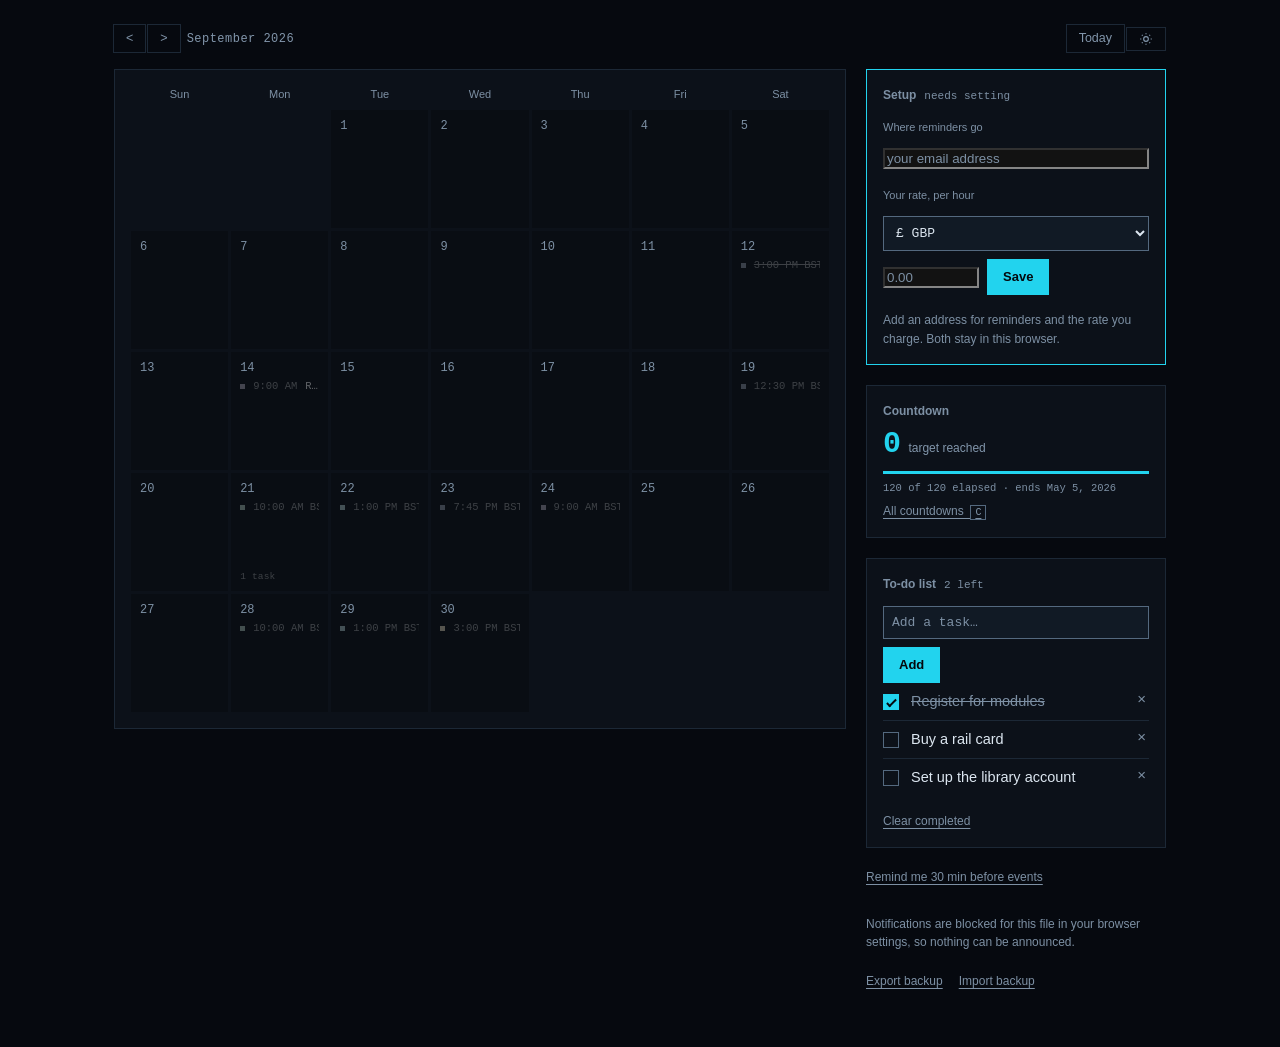
<file: docs/planner.html>
<!doctype html>
<!--
  The planner, as one file.

  Built by tools/build_planner.py from standalone/planner/ -- edit the
  sources there and rebuild rather than editing this, which is generated.

  Seed: data.sample.js  (invented -- pass --data to build your own)

  Everything is inside this file: the stylesheet, the engine and the seed. It
  makes no network requests and its Content-Security-Policy forbids them, so
  nothing you write here can leave this file. What you add is kept in the
  browser's localStorage for whatever page opened it -- not synced, not
  backed up. Use the export button if you want it to outlive a cache clear.
-->

<html lang="en" class="theme-dark">
<head>
<meta charset="utf-8">
<meta name="viewport" content="width=device-width, initial-scale=1">
<title>September Planner</title>
<meta http-equiv="Content-Security-Policy" content="default-src 'none'; script-src 'unsafe-inline'; style-src 'unsafe-inline'; img-src data:; base-uri 'none'; form-action 'none'">
<meta name="theme-color" content="#06090f">
<!-- class="theme-dark" themes the planner with no JavaScript. This only restores a
     theme picked earlier, before first paint. -->
<script>try { var t = localStorage.getItem('theme'); if (/^[a-z]+$/.test(t)) document.documentElement.classList.replace('theme-dark', 'theme-' + t); } catch (e) {}</script>
<style>
  body{margin:0}
  [hidden]{display:none !important}

  /* ====================================================================
     DESIGN TOKENS
     1. Theme-independent tokens (spacing, type) live on :root.
     2. Colour tokens live in one block per theme, keyed on a class on
        <html>. class="theme-dark" is in the markup, so the planner is
        themed with no JavaScript; app.js only restores a saved choice.
     3. Components below read semantic tokens only (the pick-your-own
        event colours are data, and say so).
     To add a theme: copy a theme block, rename it .theme-<name>, set every
     token, and add <name> to THEMES in app.js. tests/test_theming.py checks
     the new block is complete and that every pairing meets WCAG AA.
     ==================================================================== */
  :root{
    /* spacing: --space-N is N x 4px */
    --space-1:4px;--space-2:8px;--space-3:12px;--space-4:16px;--space-5:20px;--space-6:24px;--space-8:32px;--space-14:56px;
    /* typography */
    --font-sans:-apple-system,BlinkMacSystemFont,"Segoe UI",Roboto,Helvetica,Arial,sans-serif;
    --font-mono:ui-monospace,"SF Mono","Cascadia Mono","Segoe UI Mono",Consolas,"Liberation Mono",monospace;
    --text-micro:9.5px;--text-3xs:10px;--text-2xs:10.5px;--text-xs:11px;--text-label:11.5px;--text-sm:12px;
    --text-control:12.5px;--text-md:13px;--text-lg:14.5px;--text-body:15px;--text-xl:17px;
    --text-display-sm:27px;--text-display:30px;
    --leading-none:1;--leading-tight:1.3;--leading-snug:1.35;--leading-list:1.45;--leading-body:1.55;--leading-relaxed:1.6;
    --weight-regular:400;--weight-semibold:600;--weight-bold:700;
    --tracking-tight:-.02em;--tracking-mono:.02em;--tracking-label:.04em;
  }

  /* ---- themes. :where(:root) has no specificity, so it is only the fallback for
     an <html> with no theme class or an unknown one. */
  :where(:root),.theme-dark{
    color-scheme:dark;
    --color-bg:#06090f;
    --color-surface:#0c1119;
    --color-surface-subtle:#111a25;   /* day cells, fields */
    --color-surface-past:#090d13;     /* a day that has gone */
    --color-border:#1c2836;
    --color-border-strong:#54697f;    /* form-field edges, 3:1 (was #2d4054, 1.78:1) */
    --color-text-primary:#dce6f0;
    --color-text-muted:#8296ab;
    --color-text-subtle:#7d90a4;      /* was #586a7c: 3.14:1 on a day cell */
    --color-accent:#22d3ee;
    --color-accent-hover:#67e8f9;
    --color-accent-subtle:#0a2430;    /* selected day, the edited event */
    --color-text-on-accent:#04080d;
    --color-danger:#fb7185;
    --color-type-meeting:#22d3ee;     /* event kinds: dots and strips beside text */
    --color-type-match:#5b8cf7;
    --color-type-class:#34d399;
    --color-type-personal:#fbbf24;
    --color-type-event:#a78bfa;
    --color-swatch-edge:rgba(255,255,255,.14);
    --color-scrim:rgba(6,9,15,.82);
    --icon-moon:none;--icon-sun:inline;
  }
  .theme-light{
    color-scheme:light;
    --color-bg:#f2f5f8;
    --color-surface:#ffffff;
    --color-surface-subtle:#edf1f5;
    --color-surface-past:#e3e8ee;
    --color-border:#d3dbe4;
    --color-border-strong:#7b8898;
    --color-text-primary:#0f1a24;
    --color-text-muted:#3f5064;
    --color-text-subtle:#4f6074;
    --color-accent:#0b6b85;
    --color-accent-hover:#155e75;
    --color-accent-subtle:#d7f1f7;
    --color-text-on-accent:#ffffff;
    --color-danger:#be123c;
    --color-type-meeting:#0891b2;
    --color-type-match:#3b6fe0;
    --color-type-class:#059669;
    --color-type-personal:#d97706;
    --color-type-event:#7c3aed;
    --color-swatch-edge:rgba(15,26,36,.2);
    --color-scrim:rgba(15,26,36,.45);
    --icon-moon:inline;--icon-sun:none;
  }


  *{box-sizing:border-box}
  body{
    background:var(--color-bg);
    color:var(--color-text-primary);
    font:var(--text-body)/var(--leading-body) var(--font-sans);
    -webkit-font-smoothing:antialiased;
  }
  .wrap{max-width:1100px;margin:0 auto;padding:var(--space-6) var(--space-6) var(--space-14)}

  /* square geometry throughout */
  .card,.day,.chip,button,input,select,.bar,.bar i,.ev,.todo,.dot,.n,.hour{border-radius:0}

  /* ---------- discreet header: just the month and the controls ---------- */
  .topbar{display:flex;align-items:center;gap:2px;margin-bottom:var(--space-4)}
  .monthlabel{font:var(--text-sm) var(--font-mono);color:var(--color-text-muted);letter-spacing:var(--tracking-label);padding:0 var(--space-3) 0 var(--space-1)}
  .spacer{flex:1}
  /* the theme switch: the theme block decides which icon shows, so it is right before any script runs */
  .themebtn{display:inline-flex;align-items:center;justify-content:center}
  .themebtn svg{width:14px;height:14px}
  .themebtn .moon{display:var(--icon-moon)}
  .themebtn .sun{display:var(--icon-sun)}

  button{font:inherit;cursor:pointer;border:1px solid transparent;transition:color .12s,border-color .12s,background .12s}
  .ghost{background:transparent;border-color:var(--color-border);color:var(--color-text-muted);padding:var(--space-1) var(--space-3);min-width:32px;font-size:var(--text-control);margin-left:-1px}
  .ghost:hover{border-color:var(--color-border-strong);color:var(--color-text-primary)}
  .primary{background:var(--color-accent);color:var(--color-text-on-accent);border:none;padding:var(--space-2) var(--space-4);font-size:var(--text-md);font-weight:var(--weight-semibold)}
  .primary:hover{background:var(--color-accent-hover)}
  .quiet{background:transparent;border:1px solid var(--color-border-strong);color:var(--color-text-muted);padding:var(--space-2) var(--space-3);font-size:var(--text-control)}
  .quiet:hover{color:var(--color-accent);border-color:var(--color-accent)}
  .linkbtn{background:none;border:none;color:var(--color-text-subtle);padding:var(--space-2) 0 0;font-size:var(--text-sm);text-decoration:underline;text-underline-offset:3px}
  .linkbtn:hover{color:var(--color-text-primary)}
  /* The reminder switch, on. It used to change only its label -- faint grey
     text, in a row beside another faint grey link -- so turning reminders
     on was semantically true and invisible. The on state is a lit pill with
     a dot, and it drops the underline, so the state is the first thing you
     see rather than something to read. */
  #notifyBtn[aria-pressed="true"]{color:var(--color-accent);font-weight:var(--weight-semibold);
      background:var(--color-accent-subtle);border:1px solid var(--color-accent);
      padding:var(--space-1) var(--space-2);text-decoration:none}
  #notifyBtn[aria-pressed="true"]::before{content:"\25cf  ";font-size:var(--text-3xs)}
  #notifyBtn[aria-pressed="true"]:hover{color:var(--color-accent)}
  #notifyMsg.live{color:var(--color-accent)}

  /* ---------- layout ---------- */
  .app{display:grid;grid-template-columns:minmax(0,1fr) 300px;gap:var(--space-5);align-items:start}
  .main{display:flex;flex-direction:column;gap:var(--space-4);min-width:0}
  .card{background:var(--color-surface);border:1px solid var(--color-border);padding:var(--space-4)}
  .side{display:flex;flex-direction:column;gap:var(--space-5)}
  .cardtitle{margin:0 0 var(--space-3);font-size:var(--text-sm);font-weight:var(--weight-semibold);color:var(--color-text-subtle);display:flex;align-items:baseline;gap:var(--space-2)}
  .count{font:var(--text-xs) var(--font-mono);color:var(--color-text-subtle);font-weight:var(--weight-regular)}

  /* ---------- countdown (compact, to leave the list room) ---------- */
  .cdcard{padding:var(--space-4) var(--space-4)}
  .cdcard .cardtitle{margin-bottom:var(--space-2)}
  .cdrow{display:flex;align-items:baseline;gap:var(--space-2)}
  .bignum{font:var(--weight-semibold) var(--text-display)/var(--leading-none) var(--font-mono);letter-spacing:var(--tracking-tight);color:var(--color-accent);font-variant-numeric:tabular-nums}
  .cdlabel{margin:0;font-size:var(--text-sm);color:var(--color-text-muted)}
  .bar{height:3px;background:var(--color-surface-subtle);margin:var(--space-3) 0 var(--space-2)}
  .bar i{display:block;height:100%;background:var(--color-accent);transition:width .3s ease}
  .cdsub{margin:0;font:var(--text-2xs) var(--font-mono);color:var(--color-text-subtle)}
  .cdopen kbd{font:var(--text-3xs) var(--font-mono);border:1px solid var(--color-border-strong);
    padding:1px var(--space-1);color:var(--color-text-muted);text-decoration:none}

  /* ---------- countdown overlay ---------- */
  /* One box per target. The number is the point, so it carries the type
     scale on its own and everything else in the box recedes. */
  .cdoverlay{position:fixed;inset:0;z-index:40;display:flex;
    align-items:center;justify-content:center;padding:var(--space-6);
    background:var(--color-scrim)}
  .cdpanel{background:var(--color-surface);border:1px solid var(--color-border-strong);
    padding:var(--space-4) var(--space-5) var(--space-4);width:min(1000px,100%);max-height:88vh;
    display:flex;flex-direction:column}
  .cdhead{display:flex;align-items:center;justify-content:space-between;
    gap:var(--space-3);margin-bottom:var(--space-3);flex:0 0 auto}
  .cdhead .cardtitle{margin:0}
  /* 121 of them, so each one is small and the grid scrolls rather than the
     page. Small enough that a title will not fit, which is what the dots and
     the tooltip are for. */
  .cdboxes{display:grid;gap:var(--space-1);overflow:auto;flex:1 1 auto;
    grid-template-columns:repeat(auto-fill,minmax(104px,1fr))}
  .cdbox{border:1px solid var(--color-border);background:var(--color-surface-subtle);
    padding:var(--space-2) var(--space-2) var(--space-2);display:flex;flex-direction:column;gap:1px;min-width:0}
  .cdbox .n{font:var(--weight-semibold) var(--text-xl)/var(--leading-none) var(--font-mono);letter-spacing:var(--tracking-tight);
    font-variant-numeric:tabular-nums;color:var(--color-accent)}
  .cdbox .d{font:var(--text-micro) var(--font-mono);color:var(--color-text-muted);white-space:nowrap}
  /* The dot takes its colour from the same .c-* / .m-* classes the chips and
     strips use, via colorKey -- so a dot here and the block in the day view
     are the same colour without a second table of colours to keep in step. */
  .cdbox .dots{display:flex;gap:2px;margin:var(--space-1) 0 2px;min-height:4px;flex-wrap:wrap}
  .cddot{width:8px;height:4px;flex:0 0 auto}
  .cddot.none{background:var(--color-border)}
  .cdbox .k{font-size:var(--text-3xs);color:var(--color-text-muted);overflow:hidden;
    text-overflow:ellipsis;white-space:nowrap}
  /* Today and the days gone read differently, and not by colour alone --
     today is outlined and the past is dimmed. */
  .cdbox.now{border-color:var(--color-accent);background:var(--color-accent-subtle)}
  .cdbox.now .n{color:var(--color-accent)}
  .cdbox.gone{opacity:.42}
  .cdbox.gone .n{color:var(--color-text-muted)}
  /* The grid scrolls, so the note has to sit outside it rather than read as
     one more row that happens to be text. */
  .cdfoot{flex:0 0 auto;border-top:1px solid var(--color-border);
    margin-top:var(--space-3);padding-top:var(--space-2);line-height:var(--leading-relaxed)}
  @media (max-width:520px){
    .cdpanel{padding:var(--space-4) var(--space-4) var(--space-3)}
    .cdboxes{grid-template-columns:repeat(auto-fill,minmax(88px,1fr))}
  }

  /* ---------- calendar ---------- */
  .dow{display:grid;grid-template-columns:repeat(7,1fr);gap:3px;margin-bottom:var(--space-1)}
  .dow span{text-align:center;font-size:var(--text-xs);color:var(--color-text-subtle);padding-bottom:3px}
  .grid{display:grid;grid-template-columns:repeat(7,1fr);gap:3px}
  .day{
    all:unset;display:flex;flex-direction:column;gap:var(--space-1);
    min-height:100px;padding:var(--space-2) var(--space-2);
    background:var(--color-surface-subtle);border:1px solid transparent;
    cursor:pointer;overflow:hidden;
  }
  /* a day that has already passed goes grey and recedes */
  .day.past{background:var(--color-surface-past)}
  .day.past .dnum{color:var(--color-text-subtle)}
  .day.past .chip,.day.past .marks{opacity:.4;filter:grayscale(.85)}
  .day.outside{background:transparent;cursor:default}
  .day:hover{border-color:var(--color-border-strong)}
  .day.selected,.day.selected:hover{border-color:var(--color-accent);background:var(--color-accent-subtle)}
  .day.selected .dnum{color:var(--color-text-primary)}
  .day.selected .chip{opacity:1;filter:none}
  .day:focus-visible{outline:1px solid var(--color-accent);outline-offset:1px}

  .dnum{font:var(--text-sm) var(--font-mono);color:var(--color-text-muted);display:flex;align-items:center}
  /* square marker for today, not a circle */
  .day.today .dnum .n{
    background:var(--color-accent);color:var(--color-text-on-accent);font-weight:var(--weight-bold);
    min-width:19px;height:18px;display:inline-flex;align-items:center;justify-content:center;padding:0 var(--space-1);
  }
  .chips{display:flex;flex-direction:column;gap:3px;min-width:0}
  .chip{display:flex;align-items:center;gap:var(--space-2);font:var(--text-2xs)/var(--leading-snug) var(--font-mono);
        white-space:nowrap;overflow:hidden;color:var(--color-text-primary)}
  .dot{width:5px;height:5px;flex:0 0 auto}
  .chip .t{color:var(--color-text-subtle);font-variant-numeric:tabular-nums;flex:0 0 auto}
  .chip .x{overflow:hidden;text-overflow:ellipsis}
  .chip.done{opacity:.4}
  .chip.done .x,.chip.done .t{text-decoration:line-through}
  .more{font:var(--text-3xs) var(--font-mono);color:var(--color-text-subtle);padding-left:var(--space-3)}
  .marks{margin-top:auto;font:var(--text-micro) var(--font-mono);color:var(--color-text-subtle);letter-spacing:var(--tracking-mono)}
  .m-meeting{background:var(--color-type-meeting)} .m-match{background:var(--color-type-match)}
  .m-class{background:var(--color-type-class)}     .m-personal{background:var(--color-type-personal)}
  .m-event{background:var(--color-type-event)}
  .m-task{background:var(--color-type-class)}   /* legacy events saved before "class" replaced "task" */
  /* pick-your-own palette. These are data, not theme: the colour somebody chose
     for an event is stored with it, so it stays the same colour in every theme.
     Each one only ever marks a dot or a strip beside the event's own text. */
  .c-cyan{background:#22d3ee}   .c-blue{background:#5b8cf7}
  .c-violet{background:#a78bfa} .c-green{background:#34d399}
  .c-amber{background:#fbbf24}  .c-orange{background:#fb923c}
  .c-pink{background:#f472b6}   .c-red{background:#fb7185}
  .c-slate{background:#8296ab}

  .swatches{display:flex;gap:var(--space-2);align-items:center}
  .sw{width:18px;height:18px;padding:0;border:1px solid var(--color-swatch-edge);cursor:pointer;flex:0 0 auto}
  .sw:hover{border-color:var(--color-text-muted)}
  .sw[aria-pressed="true"]{outline:1px solid var(--color-text-primary);outline-offset:2px}
  .sw:focus-visible{outline:2px solid var(--color-text-primary);outline-offset:2px}

  /* ---------- expanded day view ---------- */
  .dayview{border-color:var(--color-border-strong)}
  .cardhead{display:flex;align-items:baseline;justify-content:space-between;gap:var(--space-2);margin-bottom:var(--space-4)}
  .dvtitle{margin:0;font-size:var(--text-body);font-weight:var(--weight-semibold)}
  .dvtitle span{color:var(--color-text-subtle);font:var(--text-xs) var(--font-mono);font-weight:var(--weight-regular);margin-left:var(--space-2)}
  /* Events take the wider column on a wide screen: they are the content,
     and the timeline beside them is a picture of it. 1.3/1 rather than 1/1
     -- enough that event titles stop wrapping, not so much that the hour
     labels crowd. Collapses to one column below 900px, further down. */
  .dvgrid{display:grid;grid-template-columns:minmax(0,1.3fr) minmax(0,1fr);gap:var(--space-6)}
  .colhead{margin:0 0 var(--space-2);font-size:var(--text-label);font-weight:var(--weight-semibold);color:var(--color-text-subtle)}
  .colhead.sp{margin-top:var(--space-6)}

  /* Setup: the two things the file cannot know about you. Outlined while
     either is unset, so a blank planner says what it needs instead of
     quietly doing nothing when you turn reminders on. */
  .setup.needed{border-color:var(--color-accent)}
  .setuplabel{display:block;margin:2px 0 var(--space-1);font-size:var(--text-xs);color:var(--color-text-subtle)}
  .setuplabel + .row{margin-bottom:var(--space-2)}
  .setup input[type=email]{flex:1 1 auto;min-width:0}
  .setup input[type=number]{flex:0 1 96px;min-width:0}
  .setup select{flex:0 0 auto}

  /* proportional day timeline: 1 minute = HOUR_PX/60 pixels */
  .timeline{position:relative}
  .tlh{position:absolute;left:0;right:0;border-top:1px solid var(--color-border)}
  .tlh:last-of-type{border-bottom:1px solid var(--color-border)}
  .tll{position:absolute;left:0;top:2px;width:44px;text-align:right;
       font:var(--text-2xs) var(--font-mono);color:var(--color-text-subtle);font-variant-numeric:tabular-nums}
  /* click any empty stretch to start an event there */
  .tlarea{position:absolute;top:0;bottom:0;left:52px;right:0;cursor:pointer}
  .blk{position:absolute;overflow:hidden;cursor:pointer;text-align:left;
       display:flex;flex-direction:column;gap:1px;
       padding:3px var(--space-2) 3px var(--space-2);background:var(--color-surface-subtle);border:1px solid var(--color-border);
       font:var(--text-2xs)/var(--leading-tight) var(--font-mono);color:var(--color-text-primary)}
  .blk:hover{border-color:var(--color-accent);z-index:2}
  .blk:focus-visible{outline:1px solid var(--color-accent);z-index:2}
  .blk .strip{position:absolute;left:0;top:0;bottom:0;width:3px}
  .blkt{color:var(--color-text-subtle);white-space:nowrap;overflow:hidden;text-overflow:ellipsis;flex:0 0 auto}
  .blkx{white-space:nowrap;overflow:hidden;text-overflow:ellipsis}
  .blk.tight{padding-top:1px;padding-bottom:1px;justify-content:center}
  .blk.tight .blkt{display:none}
  .blk.done{opacity:.5}
  .blk.done .blkx,.blk.done .blkt{text-decoration:line-through}

  /* ---------- lists ---------- */
  .evlist,.todolist{list-style:none;margin:0;padding:0}
  .evlist{margin-bottom:var(--space-3)}
  .ev,.todo{display:flex;gap:var(--space-2);padding:var(--space-2) 0;border-bottom:1px solid var(--color-border)}
  .ev{align-items:center}
  .todo{align-items:flex-start}
  .ev:last-child,.todo:last-child{border-bottom:none}
  .ev .time{font:var(--text-xs) var(--font-mono);font-variant-numeric:tabular-nums;color:var(--color-text-muted);flex:0 0 auto;min-width:92px}
  .ev .name{flex:1;min-width:0;overflow:hidden;text-overflow:ellipsis;white-space:nowrap;font-size:var(--text-md)}
  .ev.editing{background:var(--color-accent-subtle);box-shadow:inset 2px 0 0 var(--color-accent)}
  .edit{all:unset;cursor:pointer;color:var(--color-text-subtle);font:var(--text-2xs) var(--font-mono);padding:2px var(--space-1);flex:0 0 auto}
  .edit:hover{color:var(--color-accent)}
  .edit:focus-visible{outline:1px solid var(--color-accent)}
  /* an established meeting gets crossed out */
  .ev.done{opacity:.55}
  .ev.done .name,.ev.done .time{text-decoration:line-through;color:var(--color-text-subtle)}
  .ev.done .dot{filter:grayscale(1)}
  /* to-do items carry more weight than the surrounding chrome */
  .todo{padding:var(--space-2) 0;gap:var(--space-3)}
  .todo .txt{flex:1;min-width:0;font-size:var(--text-lg);line-height:var(--leading-list);color:var(--color-text-primary);overflow-wrap:anywhere}
  .todo.done .txt{text-decoration:line-through;color:var(--color-text-subtle)}
  .todolist{margin-bottom:var(--space-2)}

  .del{all:unset;cursor:pointer;color:var(--color-text-subtle);font-size:var(--text-body);line-height:var(--leading-none);padding:0 3px;flex:0 0 auto}
  .del:hover{color:var(--color-danger)}
  .del:focus-visible{outline:1px solid var(--color-accent)}
  .empty{color:var(--color-text-subtle);font-size:var(--text-control);margin:0 0 var(--space-3)}
  .hint{margin:var(--space-2) 0 0;font-size:var(--text-sm);color:var(--color-text-subtle)}
  .datarow{display:flex;gap:var(--space-4)}
  .datarow .linkbtn{padding:0}

  .addform{display:flex;flex-direction:column;gap:var(--space-2)}
  .row{display:flex;gap:var(--space-2);flex-wrap:wrap;align-items:center}
  .dash{font:var(--text-xs) var(--font-mono);color:var(--color-text-subtle);flex:0 0 auto}
  #evType{flex:0 0 108px}
  input[type=text],input[type=time],select{
    font:var(--text-md) var(--font-mono);width:100%;min-width:0;padding:var(--space-2) var(--space-2);color:var(--color-text-primary);
    background:var(--color-surface-subtle);border:1px solid var(--color-border-strong);
  }
  input::placeholder{color:var(--color-text-subtle)}
  input:focus,select:focus{outline:none;border-color:var(--color-accent)}
  input[type=time]{flex:0 0 108px;font-variant-numeric:tabular-nums}
  select{flex:1}
  #evTz{flex:0 0 88px}

  /* square checkboxes (native ones round themselves) */
  input[type=checkbox]{
    appearance:none;-webkit-appearance:none;margin:0;flex:0 0 auto;cursor:pointer;position:relative;
    width:14px;height:14px;background:transparent;border:1px solid var(--color-border-strong);
  }
  input[type=checkbox]:hover{border-color:var(--color-accent)}
  input[type=checkbox]:checked{background:var(--color-accent);border-color:var(--color-accent)}
  input[type=checkbox]:checked::after{
    content:"";position:absolute;left:4px;top:1px;width:3px;height:7px;
    border:solid var(--color-text-on-accent);border-width:0 2px 2px 0;transform:rotate(45deg);
  }
  input[type=checkbox]:focus-visible{outline:1px solid var(--color-accent);outline-offset:2px}
  /* slightly larger box to match the heavier list text */
  .todo input[type=checkbox]{width:16px;height:16px;margin-top:3px}
  .todo input[type=checkbox]:checked::after{left:5px;top:2px;width:3px;height:8px}

  @media (max-width:900px){
    .app{grid-template-columns:minmax(0,1fr)}
    .day{min-height:78px}
    .chip .t{display:none}
    .dvgrid{grid-template-columns:minmax(0,1fr);gap:var(--space-5)}
  }
  @media (max-width:520px){
    .wrap{padding:var(--space-4) var(--space-3) var(--space-8)}
    .day{min-height:62px;padding:var(--space-1)}
    .chip{font-size:var(--text-micro);gap:var(--space-1)}
    .marks{display:none}
    .bignum{font-size:var(--text-display-sm)}
  }
</style>
</head>
<body>

<div class="wrap">
  <header class="topbar">
    <button class="ghost" id="prevBtn" aria-label="Previous month">&lt;</button>
    <button class="ghost" id="nextBtn" aria-label="Next month">&gt;</button>
    <span class="monthlabel" id="monthLabel">September 2026</span>
    <span class="spacer"></span>
    <button class="ghost" id="todayBtn">Today</button>
    <button class="ghost themebtn" id="themeBtn" type="button" aria-label="Switch to light theme"><svg class="moon" viewBox="0 0 24 24" fill="none" stroke="currentColor" stroke-width="2" aria-hidden="true"><path d="M21 12.8A9 9 0 1 1 11.2 3a7 7 0 0 0 9.8 9.8z"/></svg><svg class="sun" viewBox="0 0 24 24" fill="none" stroke="currentColor" stroke-width="2" aria-hidden="true"><circle cx="12" cy="12" r="4"/><path d="M12 2v2M12 20v2M4.9 4.9l1.4 1.4M17.7 17.7l1.4 1.4M2 12h2M20 12h2M4.9 19.1l1.4-1.4M17.7 6.3l1.4-1.4"/></svg></button>
  </header>

  <div class="app">
    <div class="main">
      <section class="card">
        <div class="dow">
          <span>Sun</span><span>Mon</span><span>Tue</span><span>Wed</span><span>Thu</span><span>Fri</span><span>Sat</span>
        </div>
        <div class="grid" id="grid"></div>
      </section>

      <!-- expands only once a date is clicked -->
      <section class="card dayview" id="dayView" hidden>
        <div class="cardhead">
          <h2 class="dvtitle" id="dvTitle"></h2>
          <button class="del" id="dvClose" type="button" aria-label="Collapse day">&times;</button>
        </div>

        <!-- Events first, Plan second. On a wide screen the first column is
             where the eye lands and the one that gets the extra width, and
             the events are what you came to read or edit; the timeline is a
             picture of them. Source order matches visual order, so a narrow
             screen and a screen reader get the same thing rather than it
             being faked with `order` in CSS. -->
        <div class="dvgrid">
          <div>
            <h3 class="colhead">Classes &amp; events</h3>
            <ul class="evlist" id="evList"></ul>
            <p class="empty" id="evEmpty" hidden>Nothing scheduled yet.</p>
            <form class="addform" id="evForm">
              <div class="row">
                <input type="time" id="evTime" value="09:00" required aria-label="Start time">
                <span class="dash">to</span>
                <input type="time" id="evEnd" value="10:00" required aria-label="End time">
                <select id="evTz" aria-label="Time zone">
                  <option value="BST">BST</option>
                  <option value="GMT">GMT</option>
                  <option value="EST">EST</option>
                  <option value="">no zone</option>
                </select>
              </div>
              <div class="row">
                <!-- No Meeting option. Events already stored as meetings still
                     render and keep their colour; it is simply not something
                     new events can be any more. -->
                <select id="evType" aria-label="Type">
                  <option value="class">Class</option>
                  <option value="match">Match</option>
                  <option value="personal">Personal</option>
                  <option value="event">Event</option>
                </select>
                <input type="text" id="evTitle" placeholder="Lecture — room 03/016" maxlength="80" required aria-label="Event title">
              </div>
              <div class="row">
                <div class="swatches" id="evColors" role="group" aria-label="Colour"></div>
                <span class="spacer"></span>
                <button class="quiet" type="submit" id="evSubmit">Add</button>
                <button class="quiet" type="button" id="evCancel" hidden>Cancel</button>
              </div>
            </form>
            <p class="hint" id="evMsg" hidden></p>

            <h3 class="colhead sp">To-do for this day</h3>
            <ul class="todolist" id="dtList"></ul>
            <p class="empty" id="dtEmpty">No tasks for this day.</p>
            <form class="addform" id="dtForm">
              <div class="row">
                <input type="text" id="dtText" placeholder="Add a task for this day&hellip;" maxlength="120" required aria-label="New task for this day">
                <button class="quiet" type="submit">Add</button>
              </div>
            </form>
          </div>

          <div>
            <h3 class="colhead" id="planHead">Plan</h3>
            <div class="timeline" id="hours"></div>
            <p class="hint" id="planNote" hidden></p>
          </div>
        </div>
      </section>
    </div>

    <aside class="side">
      <!-- Asked for, never shipped.
           This repository holds the engine and no seed, and the same rule
           applies to these two settings: an address and a rate are the
           owner's, so the file arrives blank and asks. Both live in this
           browser's localStorage and travel only in an export you make
           yourself.

           The placeholders deliberately contain no "@". tests/test_planner.py
           forbids any email-shaped string in these sources -- including a
           reserved-for-fiction one -- because the check looks for the shape
           rather than the content, and a placeholder that matched it would
           either fail the build or force the guard to be loosened. -->
      <section class="card setup" id="setupCard">
        <h2 class="cardtitle">Setup <span class="count" id="setupState"></span></h2>
        <form class="addform" id="setupForm">
          <label class="setuplabel" for="setEmail">Where reminders go</label>
          <div class="row">
            <input type="email" id="setEmail" placeholder="your email address"
                   maxlength="120" autocomplete="email" aria-label="Reminder email address">
          </div>

          <label class="setuplabel" for="setPrice">Your rate, per hour</label>
          <div class="row">
            <select id="setCurrency" aria-label="Currency">
              <option value="GBP">£ GBP</option>
              <option value="CAD">$ CAD</option>
              <option value="USD">$ USD</option>
              <option value="EUR">&euro; EUR</option>
            </select>
            <input type="number" id="setPrice" placeholder="0.00" min="0" max="100000"
                   step="0.01" inputmode="decimal" aria-label="Rate per hour">
            <button class="primary" type="submit">Save</button>
          </div>
        </form>
        <p class="hint" id="setupMsg"></p>
      </section>

      <section class="card cdcard">
        <h2 class="cardtitle">Countdown</h2>
        <div class="cdrow">
          <span class="bignum" id="cdNum">110</span>
          <span class="cdlabel" id="cdLabel">days remaining</span>
        </div>
        <div class="bar"><i id="cdBar" style="width:0%"></i></div>
        <p class="cdsub" id="cdSub"></p>
        <button class="linkbtn cdopen" id="cdOpen" type="button"
                aria-haspopup="dialog">All countdowns &nbsp;<kbd>C</kbd></button>
      </section>

      <section class="card">
        <h2 class="cardtitle">To-do list <span class="count" id="todoCount">0 left</span></h2>
        <form class="addform" id="todoForm">
          <div class="row">
            <input type="text" id="todoText" placeholder="Add a task&hellip;" maxlength="120" required aria-label="New task">
            <button class="primary" type="submit">Add</button>
          </div>
        </form>
        <ul class="todolist" id="todoList"></ul>
        <p class="empty" id="todoEmpty">Your list is empty.</p>
        <button class="linkbtn" id="clearDone" hidden>Clear completed</button>
      </section>

      <div class="datarow">
        <button class="linkbtn" id="notifyBtn" type="button"
                aria-pressed="false">Remind me before events</button>
        <!-- Opens whatever mail client is already signed in. Not a send:
             this file has no network access at all under its own CSP. -->
        <a class="linkbtn" id="emailBtn" href="#" role="button" hidden>Email me the next 30 min</a>
      </div>
      <p class="hint" id="notifyMsg"></p>

      <div class="datarow">
        <button class="linkbtn" id="exportBtn" type="button">Export backup</button>
        <button class="linkbtn" id="importBtn" type="button">Import backup</button>
        <input type="file" id="importFile" accept="application/json,.json" hidden>
      </div>
      <p class="hint" id="dataMsg" hidden></p>
    </aside>
  </div>
</div>

<!-- The countdown overlay. One box per target, each showing the number of
     whole days between today and it. Opened from the sidebar or by pressing
     C; closed with Escape, the button, or a click on the backdrop. -->
<div class="cdoverlay" id="cdOverlay" hidden role="dialog" aria-modal="true"
     aria-labelledby="cdOverlayTitle">
  <div class="cdpanel" role="document">
    <div class="cdhead">
      <h2 class="cardtitle" id="cdOverlayTitle">Countdowns</h2>
      <button class="del" id="cdClose" type="button" aria-label="Close">&times;</button>
    </div>
    <div class="cdboxes" id="cdBoxes"></div>
    <p class="cdsub cdfoot" id="cdOverlayNote"></p>
  </div>
</div>

<script>
/* data.sample.js — an invented seed, so a fresh clone can build a planner.
 *
 * Everything here is made up. The real one is not in this repository and
 * should not be put in one: a term timetable says where somebody is at every
 * hour of every weekday, which is not a thing to publish. Keep yours outside
 * the repo and point the builder at it:
 *
 *     python tools/build_planner.py --data ../planner-data.js --out ../september-planner.html
 *
 * With no --data the builder uses this file, and the result is a working
 * planner about a fictional term.
 *
 * The shape is the contract between this file and standalone/planner/app.js.
 * Every key has a fallback there, so leaving one out gives you an empty
 * section rather than a broken page -- but a seed missing WEEK_A while
 * TERM_FIRST is set will generate a term of empty weeks, which looks like a
 * bug and is not.
 */

window.PLANNER_DATA = (function () {

  /* ---- settings ---- */
  /* The countdown reads CD_START on CD_ANCHOR and drops by one a day. Pick
   * the anchor as the day you started counting, not today. */
  var CD_ANCHOR  = "2026-01-05";
  var CD_START   = 120;
  var PLAN_START = 7;              // first hour row in the day view (7 = 7 AM)
  var PLAN_END   = 21;             // last hour row, inclusive (21 = 9 PM)

  /* ---- countdowns ---- */
  /* Fixed targets only. Anything derivable from the calendar is worked out
   * at render time and does not belong here. */
  var COUNTDOWN_DATES = [
    { date: "2026-12-25", label: "Christmas Day" },
    { date: "2026-06-15", label: "Results day" }
  ];

  /* ---- fixtures ---- */
  /* A season of a team you follow. t/tz present means the kick-off is
   * confirmed; absent means a provisional 3pm slot, which the planner marks
   * TBC rather than pretending to know. */
  var SEED_KEY = "sept-planner.seed.sample-fixtures.v1";
  var COMPS = {
    pl: "Premier League", efl: "EFL Cup",
    fa: "FA Cup", ucl: "Champions League"
  };
  var FIXTURES = [
    { d: "2026-09-12", o: "Rovers United",  ha: "H", c: "pl" },
    { d: "2026-09-19", o: "Northgate",      ha: "A", c: "pl", t: "12:30" },
    { d: "2026-09-23", o: "Kingsbridge",    ha: "H", c: "efl", t: "19:45" },
    { d: "2026-10-03", o: "Ashford Town",   ha: "A", c: "pl" },
    { d: "2026-10-21", o: "Real Vallecano", ha: "H", c: "ucl", t: "20:00" },
    { d: "2026-11-07", o: "Westbury",       ha: "H", c: "pl", t: "15:00" }
  ];

  /* ---- term ---- */
  /* Three patterns, because a university timetable rarely repeats weekly.
   * WEEK_ONE is the first week as printed; WEEK_A and WEEK_B then alternate.
   * Each row is [weekday 0=Mon, start, end, module, kind, room]. */
  var TERM_KEY   = "sept-planner.seed.sample-term.v1";
  var TERM_FIRST = "2026-09-21";   // the Monday of week 1
  var TERM_SKIP  = ["2026-10-26"]; // reading week: generated, then skipped
  var TERM_END   = "2026-12-18";   // generate up to, not including

  var MODULE_COLOUR = {
    "MAT 1001": "green", "CMP 1002": "cyan",
    "CMP 1003": "violet", "PHY 1004": "amber"
  };

  var WEEK_ONE = [
    [0, "10:00", "11:00", "MAT 1001", "Lecture",   "Maths LT1"],
    [1, "13:00", "14:00", "CMP 1002", "Lecture",   "Computing 2.01"],
    [3, "09:00", "11:00", "CMP 1003", "Practical", "Lab A"]
  ];

  var WEEK_A = [
    [0, "10:00", "11:00", "MAT 1001", "Lecture",   "Maths LT1"],
    [1, "13:00", "14:00", "CMP 1002", "Lecture",   "Computing 2.01"],
    [2, "15:00", "16:00", "PHY 1004", "Seminar",   "Physics 1.12"],
    [3, "09:00", "11:00", "CMP 1003", "Practical", "Lab A"],
    [4, "11:00", "12:00", "MAT 1001", "Tutorial",  "Maths 2.04"]
  ];

  /* B is A without the Wednesday seminar, and the practical moves rooms --
   * the two things a fortnightly pattern is usually for. */
  var WEEK_B = [
    [0, "10:00", "11:00", "MAT 1001", "Lecture",   "Maths LT1"],
    [1, "13:00", "14:00", "CMP 1002", "Lecture",   "Computing 2.01"],
    [3, "09:00", "11:00", "CMP 1003", "Practical", "Lab B"],
    [4, "11:00", "12:00", "MAT 1001", "Tutorial",  "Maths 2.04"]
  ];

  /* ---- diary ---- */
  /* One-off events. Ids are fixed so re-seeding, or importing a backup that
   * already holds them, cannot produce two of anything. */
  var DIARY_KEY = "sept-planner.seed.sample-diary.v1";
  var DIARY = [
    { d: "2026-09-14", id: "sample-diary-1", t: "09:00", e: "17:00",
      x: "Registration", ty: "event" },
    { d: "2026-10-09", id: "sample-diary-2", t: "18:30", e: "22:00",
      x: "Society social — Students' Union", ty: "event" },
    { d: "2026-12-11", id: "sample-diary-3", t: "14:00", e: "16:00",
      x: "Coursework deadline", ty: "event" }
  ];

  /* Fixtures already played when this seed was written. The fixture list
   * cannot know that, so it is restored here. */
  var DONE_MATCHES = ["2026-09-12"];

  var SEED_TODOS = [
    { id: "sample-todo-1", text: "Register for modules", done: true },
    { id: "sample-todo-2", text: "Buy a rail card", done: false },
    { id: "sample-todo-3", text: "Set up the library account", done: false }
  ];

  var SEED_DAY_TODOS = [
    { d: "2026-09-21", id: "sample-daytodo-1",
      text: "Find Maths LT1 before the 10am", done: false }
  ];

  return {
    CD_ANCHOR: CD_ANCHOR, CD_START: CD_START,
    PLAN_START: PLAN_START, PLAN_END: PLAN_END,
    COUNTDOWN_DATES: COUNTDOWN_DATES,
    SEED_KEY: SEED_KEY, COMPS: COMPS, FIXTURES: FIXTURES,
    TERM_KEY: TERM_KEY, TERM_FIRST: TERM_FIRST, TERM_SKIP: TERM_SKIP,
    TERM_END: TERM_END, MODULE_COLOUR: MODULE_COLOUR,
    WEEK_ONE: WEEK_ONE, WEEK_A: WEEK_A, WEEK_B: WEEK_B,
    DIARY_KEY: DIARY_KEY, DIARY: DIARY, DONE_MATCHES: DONE_MATCHES,
    SEED_TODOS: SEED_TODOS, SEED_DAY_TODOS: SEED_DAY_TODOS
  };
}());
</script>
<script>
(function(){
  "use strict";

  /* The seed: one person's countdown, fixtures, term timetable, diary and
   * to-do list. None of it is in this file, and that is the point -- a
   * timetable says where somebody is every weekday, so it lives in a seed
   * file kept outside the repository and is inlined at build time.
   *
   * Every lookup has a fallback, so the engine runs against no seed at all
   * and simply shows an empty planner rather than throwing. */
  var SEED = (typeof PLANNER_DATA === "object" && PLANNER_DATA) || {};
  function seed(name, fallback) {
    return Object.prototype.hasOwnProperty.call(SEED, name)
      ? SEED[name] : fallback;
  }


  /* ===== settings — change these to retarget ===== */
  var CD_ANCHOR  = seed("CD_ANCHOR",  "2026-01-01");
  var CD_START   = seed("CD_START",   100);
  var PLAN_START = seed("PLAN_START", 5);
  var PLAN_END   = seed("PLAN_END",   22);
  /* ============================================== */

  /* Countdown boxes. Each one is a target the overlay counts the days to.
   * Anything derived from what is actually in the calendar is worked out at
   * render time; only fixed dates belong here. */
  var COUNTDOWN_DATES = seed("COUNTDOWN_DATES", []);

  var MONTHS  = ["January","February","March","April","May","June","July","August","September","October","November","December"];
  var MSHORT  = ["Jan","Feb","Mar","Apr","May","Jun","Jul","Aug","Sep","Oct","Nov","Dec"];
  var DAYS    = ["Sunday","Monday","Tuesday","Wednesday","Thursday","Friday","Saturday"];
  var EV_KEY  = "sept-planner.events.v1";
  var TD_KEY  = "sept-planner.todos.v1";
  var DT_KEY  = "sept-planner.daytodos.v1";

  /* ---- storage (may throw in private mode / blocked site data) ---- */
  function load(key, fallback){
    try{
      var raw = localStorage.getItem(key);
      return raw ? JSON.parse(raw) : fallback;
    }catch(e){ return fallback; }
  }
  function save(key, value){
    try{ localStorage.setItem(key, JSON.stringify(value)); }catch(e){}
  }
  function obj(v){ return (v && typeof v === "object" && !(v instanceof Array)) ? v : {}; }

  var events   = obj(load(EV_KEY, {}));   // { date: [{id,time,title,type,done}] }
  var dayTodos = obj(load(DT_KEY, {}));   // { date: [{id,text,done}] }
  var todos    = load(TD_KEY, []);        // [{id,text,done}] — the general side list
  if (Object.prototype.toString.call(todos) !== "[object Array]") todos = [];

  var $ = function(id){ return document.getElementById(id); };
  var grid = $("grid");

  function pad(n){ return n < 10 ? "0" + n : "" + n; }
  function iso(y, m, d){ return y + "-" + pad(m + 1) + "-" + pad(d); }
  function esc(s){
    return String(s).replace(/[&<>"']/g, function(c){
      return { "&":"&amp;", "<":"&lt;", ">":"&gt;", '"':"&quot;", "'":"&#39;" }[c];
    });
  }
  function uid(){ return Math.random().toString(36).slice(2) + Date.now().toString(36); }

  // UTC-based so DST shifts can never add or drop a day
  function utc(isoStr){
    var p = isoStr.split("-");
    return Date.UTC(+p[0], +p[1] - 1, +p[2]);
  }
  function daysBetween(aISO, bISO){ return Math.round((utc(bISO) - utc(aISO)) / 86400000); }
  function addDays(isoStr, n){
    var d = new Date(utc(isoStr) + n * 86400000);
    return iso(d.getUTCFullYear(), d.getUTCMonth(), d.getUTCDate());
  }
  function pretty(isoStr){
    var p = isoStr.split("-");
    return MSHORT[+p[1] - 1] + " " + (+p[2]) + ", " + p[0];
  }
  function currentISO(){
    var n = new Date();
    return iso(n.getFullYear(), n.getMonth(), n.getDate());
  }
  function fmtTime(hhmm, tz, tbc){
    var p = hhmm.split(":");
    var h = parseInt(p[0], 10), mn = p[1];
    var ampm = h >= 12 ? "PM" : "AM";
    var h12 = h % 12; if (h12 === 0) h12 = 12;
    return h12 + ":" + mn + " " + ampm + (tz ? " " + tz : "") + (tbc ? "?" : "");
  }

  /* an event shows the colour you picked; anything older falls back to its type.
   * Every caller puts this inside a class="..." unescaped, and both fields can
   * come from an imported backup, so only class-name characters survive. */
  function colorKey(e){
    return (e.color ? "c-" + e.color : "m-" + e.type).replace(/[^\w-]/g, "");
  }
  function fmtHour(h){
    var ampm = h >= 12 ? "PM" : "AM";
    var h12 = h % 12; if (h12 === 0) h12 = 12;
    return h12 + " " + ampm;
  }

  /* ---- clock arithmetic on "HH:MM" strings ---- */
  var HOUR_PX = 42;             // one hour of the day = 42px of timeline
  var MATCH_MINUTES = 120;      // every football match blocks out two hours
  var DEFAULT_MINUTES = 60;     // anything else defaults to one
  function toMin(hhmm){ var p = hhmm.split(":"); return (+p[0]) * 60 + (+p[1]); }
  function fromMin(m){
    if (m < 0) m = 0;
    if (m > 24 * 60 - 1) m = 24 * 60 - 1;
    return pad(Math.floor(m / 60)) + ":" + pad(m % 60);
  }
  function addMinutes(hhmm, n){ return fromMin(toMin(hhmm) + n); }
  function durationFor(type){ return type === "match" ? MATCH_MINUTES : DEFAULT_MINUTES; }

  /* "3:00 PM – 5:00 PM BST", or just the start if no end is recorded */
  function fmtSpan(e){
    if (!e.end) return fmtTime(e.time, e.tz, e.tbc);
    return fmtTime(e.time) + " – " + fmtTime(e.end, e.tz, e.tbc);
  }

  var todayISO = currentISO();

  /* ================= a season of fixtures, seeded once =================
     Each fixture is { d: date, o: opponent, ha: "H"|"A", c: competition },
     and COMPS maps the competition key to its full name.

     t/tz given  -> kick-off confirmed by the broadcaster.
     t/tz absent -> provisional 3pm slot, flagged TBC; the UK zone is derived
                    from the clock change rather than stored per fixture.

     Everything is editable once seeded, and the seed flag stops any of it
     coming back after you have changed or deleted it. Which fixtures these
     are is in the seed file, not here. */
  var SEED_KEY = seed("SEED_KEY", "sept-planner.seed.fixtures.v1");
  var COMPS    = seed("COMPS", {});
  var FIXTURES = seed("FIXTURES", []);

  // UK clocks go back the last Sunday of October and forward the last
  // Sunday of March, every year -- the rule itself, computed, rather than
  // the one winter's pair of literal dates ("2026-10-25" / "2027-03-28")
  // this used to be, which was silently wrong for every year after that one.
  function lastSundayISO(year, month){   // month: 1=Jan .. 12=Dec
    // Day 0 of a month is JS's spelling for the last day of the month
    // before it, and Date.UTC rolls month 12 over into January of the next
    // year on its own, so this needs no special case for December.
    var lastDay = new Date(Date.UTC(year, month, 0));
    lastDay.setUTCDate(lastDay.getUTCDate() - lastDay.getUTCDay());
    return lastDay.toISOString().slice(0, 10);
  }

  function ukZone(dateISO){
    var year = Number(dateISO.slice(0, 4));
    var bstStarts = lastSundayISO(year, 3);
    var bstEnds   = lastSundayISO(year, 10);
    return (dateISO >= bstStarts && dateISO < bstEnds) ? "BST" : "GMT";
  }

  function seedFixtures(){
    if (load(SEED_KEY, false)) return;          // already seeded once — never re-add
    FIXTURES.forEach(function(f){
      if (!events[f.d]) events[f.d] = [];
      // A fixture already on this date (e.g. from the earlier September-only seed)
      // is left alone — but gets the competition / home-away tags backfilled so the
      // colour modes work on it too.
      var existing = events[f.d].filter(function(x){ return x.type === "match"; });
      if (existing.length){
        existing.forEach(function(x){
          if (!x.comp) x.comp = f.c;
          if (!x.ha)   x.ha   = f.ha;
          if (!x.src)  x.src  = "cfc";
        });
        return;
      }
      var start = f.t || "15:00";
      events[f.d].push({
        id: uid(),
        time:  start,
        end:   addMinutes(start, MATCH_MINUTES),   // every match is a two-hour block
        title: f.o + " (" + f.ha + ") · " + (f.n || COMPS[f.c]),
        type:  "match",
        tz:    f.tz || ukZone(f.d),
        tbc:   !f.t,                            // provisional slot, not yet TV-selected
        comp:  f.c,
        ha:    f.ha,
        src:   "cfc",
        done:  false
      });
    });
    Object.keys(events).forEach(function(k){ if (!events[k].length) delete events[k]; });
    save(EV_KEY, events);
    save(SEED_KEY, true);
  }
  seedFixtures();

  /* ================= the term timetable, seeded once =================
     Three week patterns, because a university timetable rarely repeats
     weekly. WEEK_ONE is the first week as printed; after that WEEK_A and
     WEEK_B alternate, which is how a fortnightly class or a room that swaps
     between weeks is expressed.

     Where two classes overlap, both are kept. The timetable itself flags
     the clash, and resolving somebody's enrolment is not this file's
     business.

     TERM_SKIP lists weeks with no classes -- a reading week -- and TERM_END
     is the date generation stops at, exclusive. All four are in the seed.

     Ids are deterministic rather than random, so seeding twice, or importing
     a backup that already holds these, cannot produce two of anything. The
     seed flag is what makes a deletion stick -- the same bargain the fixture
     list above strikes. */
  var TERM_KEY      = seed("TERM_KEY", "sept-planner.seed.term.v1");
  var TERM_FIRST    = seed("TERM_FIRST", "");
  var TERM_SKIP     = seed("TERM_SKIP", []);
  var TERM_END      = seed("TERM_END", "");
  var MODULE_COLOUR = seed("MODULE_COLOUR", {});
  var WEEK_ONE      = seed("WEEK_ONE", []);
  var WEEK_A        = seed("WEEK_A", []);
  var WEEK_B        = seed("WEEK_B", []);

  function termId(date, row){
    return "term-" + date + "-" + row[1].replace(":", "") + "-" +
           (row[3] + "-" + row[5]).replace(/[^A-Za-z0-9]+/g, "");
  }

  function termWeeks(){
    var weeks = [], monday = TERM_FIRST, turn = 0;
    while (monday < TERM_END){
      if (TERM_SKIP.indexOf(monday) >= 0){ monday = addDays(monday, 7); continue; }
      if (monday === TERM_FIRST){
        weeks.push({ monday: monday, rows: WEEK_ONE });
      } else {
        weeks.push({ monday: monday, rows: (turn % 2 === 0) ? WEEK_A : WEEK_B });
        turn++;
      }
      monday = addDays(monday, 7);
    }
    return weeks;
  }

  function seedTimetable(){
    if (load(TERM_KEY, false)) return;

    termWeeks().forEach(function(week){
      week.rows.forEach(function(row){
        var date = addDays(week.monday, row[0]);
        if (date >= TERM_END) return;              // nothing on Christmas Day

        var id = termId(date, row);
        if (!events[date]) events[date] = [];
        for (var i = 0; i < events[date].length; i++){
          if (events[date][i].id === id) return;   // already there
        }
        events[date].push({
          id:    id,
          time:  row[1],
          end:   row[2],
          title: row[3] + " · " + row[4] + " — " + row[5],
          type:  "class",
          tz:    ukZone(date),
          color: MODULE_COLOUR[row[3]] || "cyan",
          module: row[3],
          room:  row[5],
          src:   "term",
          tbc:   false,
          done:  false
        });
      });
    });

    Object.keys(events).forEach(function(k){ if (!events[k].length) delete events[k]; });
    save(EV_KEY, events);
    save(TERM_KEY, true);
  }
  seedTimetable();

  /* ============ the diary and both to-do lists, seeded once ============
     Everything that was in the planner before this file learned to seed
     itself: orientation week, tutoring, the flights, the esports finals, the
     side list and the one day-task. The matches come from the fixture list
     above and the classes from the timetable, so neither appears here.

     The ids are the ones these events already had, not new ones. That is
     what makes importing a backup on top of a seeded planner a no-op rather
     than a way to end up with two of everything. */
  var DIARY_KEY      = seed("DIARY_KEY", "sept-planner.seed.diary.v1");
  var DIARY          = seed("DIARY", []);
  var DONE_MATCHES   = seed("DONE_MATCHES", []);
  var SEED_TODOS     = seed("SEED_TODOS", []);
  var SEED_DAY_TODOS = seed("SEED_DAY_TODOS", []);

  function seedDiary(){
    if (load(DIARY_KEY, false)) return;

    DIARY.forEach(function(f){
      if (!events[f.d]) events[f.d] = [];
      for (var i = 0; i < events[f.d].length; i++){
        if (events[f.d][i].id === f.id) return;      // already there
      }
      var row = { id: f.id, time: f.t, title: f.x, type: f.ty,
                  tz: f.tz, done: !!f.done, tbc: false, src: "diary" };
      if (f.e) row.end = f.e;
      if (f.c) row.color = f.c;
      events[f.d].push(row);
    });

    /* Two fixtures had already been played when this was last exported. The
       fixture list cannot know that, so it is restored here. */
    DONE_MATCHES.forEach(function(d){
      (events[d] || []).forEach(function(x){
        if (x.type === "match") x.done = true;
      });
    });

    /* The side list and the day tasks. Both are appended rather than
       replacing what is there, and both skip anything already present by
       id, so nothing anybody has added since is disturbed. */
    SEED_TODOS.forEach(function(t){
      for (var i = 0; i < todos.length; i++){ if (todos[i].id === t.id) return; }
      todos.push({ id: t.id, text: t.text, done: t.done });
    });

    SEED_DAY_TODOS.forEach(function(t){
      var list = dayTodos[t.d] || (dayTodos[t.d] = []);
      for (var i = 0; i < list.length; i++){ if (list[i].id === t.id) return; }
      list.push({ id: t.id, text: t.text, done: t.done });
    });

    Object.keys(events).forEach(function(k){ if (!events[k].length) delete events[k]; });
    save(EV_KEY, events);
    save(TD_KEY, todos);
    save(DT_KEY, dayTodos);
    save(DIARY_KEY, true);
  }
  seedDiary();


  /* Give any match already in storage its two-hour block. Idempotent, so it is
     safe to run on every load. */
  function migrateDurations(){
    var changed = false;
    Object.keys(events).forEach(function(d){
      events[d].forEach(function(x){
        if (!x.end && x.type === "match"){
          x.end = addMinutes(x.time, MATCH_MINUTES);
          changed = true;
        }
      });
    });
    if (changed) save(EV_KEY, events);
  }
  migrateDurations();

  // Open on September 2026 with nothing expanded.
  var view = { y: 2026, m: 8 };
  var selected = null;
  var editingId = null;   // id of the event currently loaded into the form
  /* Ordered so neighbours in the list are far apart in hue -- cyan, amber,
     violet -- rather than cyan, blue, violet, which walks around the wheel
     and makes two consecutive picks look like the same colour. `autoColor`
     steps through this order, so events added one after another are visibly
     different rather than merely unequal. */
  var PALETTE = ["cyan","amber","violet","green","pink","blue","orange","slate","red"];

  var formColor = PALETTE[0];   // colour the form will apply on Add / Save
  var colorChosen = false;      // did the *user* pick it, or did we?

  /* The colour to offer for a new event on `date`.

     Assigned rather than left on a fixed default: every new event used to
     arrive cyan, so a day filled in quickly came out one colour and the
     strips in the month grid stopped telling anything apart. The rule is
     the first palette colour that day is not already using -- so a new
     event differs from every event beside it, not only from the last one --
     and once a day has used all nine it steps past whatever the most recent
     event took, which is the best answer available when there is no unused
     colour left.

     Only ever a default. The swatches still set it, and a colour the user
     picked is left alone until the next new event. */
  function autoColor(date){
    var taken = {};
    (events[date] || []).forEach(function(e){ if (e.color) taken[e.color] = true; });

    for (var i = 0; i < PALETTE.length; i++){
      if (!taken[PALETTE[i]]) return PALETTE[i];
    }

    var list = events[date] || [];
    var last = list.length ? list[list.length - 1].color : null;
    var at = PALETTE.indexOf(last);
    return PALETTE[(at + 1) % PALETTE.length];
  }

  function suggestColor(){
    if (colorChosen) return;
    setFormColor(autoColor(selected), false);
  }

  function dayEvents(date){
    var list = events[date] || [];
    return list.slice().sort(function(a, b){ return a.time < b.time ? -1 : a.time > b.time ? 1 : 0; });
  }
  function dayTasks(date){
    var l = dayTodos[date];
    return (Object.prototype.toString.call(l) === "[object Array]") ? l : [];
  }

  /* ---------------- countdown ---------------- */
  function renderCountdown(){
    /* No anchor to count from, or nothing to count, means there is no
     * countdown -- hide the card. Without this the arithmetic below runs
     * anyway: daysBetween("") is NaN and a CD_START of 0 divides by zero, so
     * an empty seed printed "NaN days remaining" at the reader. This file
     * claims above that every lookup has a fallback and the engine runs
     * against no seed at all; for this one panel that was not true. */
    var card = document.querySelector(".cdcard");
    if (!CD_ANCHOR || !(CD_START > 0)){
      if (card) card.style.display = "none";
      return;
    }
    if (card) card.style.display = "";

    var elapsed   = daysBetween(CD_ANCHOR, todayISO);
    var remaining = CD_START - elapsed;
    if (remaining > CD_START) remaining = CD_START;   // before the anchor day
    if (remaining < 0) remaining = 0;                 // after it runs out

    var pct = ((CD_START - remaining) / CD_START) * 100;
    if (pct < 0) pct = 0;
    if (pct > 100) pct = 100;

    $("cdNum").textContent = remaining;
    $("cdLabel").textContent = remaining === 0 ? "target reached" :
                               remaining === 1 ? "day remaining" : "days remaining";
    $("cdBar").style.width = pct.toFixed(1) + "%";
    $("cdSub").textContent = Math.max(0, Math.min(CD_START, elapsed)) + " of " + CD_START +
                             " elapsed · ends " + pretty(addDays(CD_ANCHOR, CD_START));
  }

  /* ---------------- the countdown overlay ---------------- */

  /* One box per day of the countdown — CD_START of them, from the anchor
   * onwards, so the overlay is the whole run laid out rather than a handful
   * of highlights. Each box carries the number the sidebar would have read on
   * that day, the date, and what is actually scheduled on it.
   *
   * Nothing here is configured. The contents of every box come from the
   * calendar, so seeding the timetable or adding one event changes the boxes
   * without touching this function. */
  function countdownDays(){
    /* CD_START + 1 boxes, not CD_START: the sidebar reads 121 on the anchor
     * and 0 on the last day, so both ends are days of the run and stopping at
     * 121 left the final one off. */
    var boxes = [], i;
    for (i = 0; i <= CD_START; i++){
      var date = addDays(CD_ANCHOR, i);
      var items = (events[date] || []).slice().sort(function(a, b){
        return a.time < b.time ? -1 : a.time > b.time ? 1 : 0;
      });
      boxes.push({
        date: date,
        remaining: CD_START - i,          // what the sidebar reads that day
        away: daysBetween(todayISO, date),
        items: items,
        tasks: dayTasks(date).length
      });
    }
    return boxes;
  }

  function renderCountdownBoxes(){
    var boxes = countdownDays(), withSomething = 0;

    $("cdBoxes").innerHTML = boxes.map(function(b){
      var state = b.away === 0 ? " now" : b.away < 0 ? " gone" : "";
      if (b.items.length || b.tasks) withSomething++;

      /* One dot per event, in its own colour: the fill that makes a busy day
       * legible at this size, where no title would fit. */
      var dots = b.items.map(function(e){
        return '<i class="cddot ' + colorKey(e) + '" title="' +
               esc(fmtSpan(e) + " — " + e.title) + '"></i>';
      }).join("");

      var first = b.items.length ? b.items[0].title
                : b.tasks ? b.tasks + (b.tasks === 1 ? " task" : " tasks")
                : "—";

      return '<div class="cdbox' + state + '">' +
               '<span class="n">' + b.remaining + '</span>' +
               '<span class="d">' + esc(shortDay(b.date)) + '</span>' +
               '<span class="dots">' + (dots || '<i class="cddot none"></i>') +
               '</span>' +
               '<span class="k" title="' + esc(summarise(b)) + '">' +
                 esc(first) + '</span>' +
             '</div>';
    }).join("");

    $("cdOverlayNote").textContent =
      boxes.length + " boxes, one for each day of the countdown — " +
      pretty(CD_ANCHOR) + " to " + pretty(addDays(CD_ANCHOR, CD_START)) +
      ". The big number is what the sidebar reads that day, and each bar is " +
      "one event in its own colour. " + withSomething + " of the " +
      boxes.length + " have something in the diary; today is outlined.";
  }

  /* "Mon Sep 21" — the label a box that small can carry. */
  function shortDay(isoStr){
    var d = new Date(utc(isoStr));
    return DAYS[d.getUTCDay()].slice(0, 3) + " " +
           MSHORT[d.getUTCMonth()] + " " + d.getUTCDate();
  }

  /* The whole day, for the box's tooltip — the detail that does not fit. */
  function summarise(b){
    if (!b.items.length && !b.tasks) return pretty(b.date) + " — nothing on";
    var lines = b.items.map(function(e){ return fmtSpan(e) + "  " + e.title; });
    if (b.tasks) lines.push(b.tasks + (b.tasks === 1 ? " task" : " tasks"));
    return pretty(b.date) + "\n" + lines.join("\n");
  }

  function openCountdowns(){
    renderCountdownBoxes();
    $("cdOverlay").hidden = false;
    $("cdClose").focus();
  }
  function closeCountdowns(){
    $("cdOverlay").hidden = true;
    $("cdOpen").focus();
  }

  /* ---------------- calendar ---------------- */
  function renderCalendar(){
    var first = new Date(view.y, view.m, 1);
    var lead = first.getDay();                              // blanks before the 1st
    var len  = new Date(view.y, view.m + 1, 0).getDate();    // days in month
    var cells = Math.ceil((lead + len) / 7) * 7;
    var html = "", i;

    for (i = 0; i < cells; i++){
      var dayNum = i - lead + 1;
      if (dayNum < 1 || dayNum > len){
        html += '<div class="day outside" aria-hidden="true"></div>';
        continue;
      }
      var date  = iso(view.y, view.m, dayNum);
      var evs   = dayEvents(date);
      var tasks = dayTasks(date);
      var open  = tasks.filter(function(t){ return !t.done; }).length;

      var cls = "day";
      if (date < todayISO) cls += " past";
      if (date === todayISO) cls += " today";
      if (date === selected) cls += " selected";

      var chips = "";
      for (var j = 0; j < Math.min(evs.length, 2); j++){
        var e = evs[j];
        chips += '<span class="chip' + (e.done ? " done" : "") + '">' +
                 '<span class="dot ' + colorKey(e) + '"></span>' +
                 '<span class="t">' + esc(fmtTime(e.time, e.tz, e.tbc)) + '</span>' +
                 '<span class="x">' + esc(e.title) + '</span></span>';
      }
      if (evs.length > 2) chips += '<span class="more">+' + (evs.length - 2) + ' more</span>';

      var marks = open ? '<span class="marks">' + open + " task" + (open === 1 ? "" : "s") + "</span>" : "";

      html += '<button type="button" class="' + cls + '" data-date="' + date + '"' +
              ' aria-expanded="' + (date === selected) + '"' +
              ' aria-label="' + DAYS[(lead + dayNum - 1) % 7] + ", " + MONTHS[view.m] + " " + dayNum +
              (date < todayISO ? ", past" : "") +
              ", " + evs.length + " event" + (evs.length === 1 ? "" : "s") +
              ", " + open + ' open task' + (open === 1 ? "" : "s") + '">' +
              '<span class="dnum"><span class="n">' + dayNum + "</span></span>" +
              '<span class="chips">' + chips + "</span>" + marks +
              "</button>";
    }

    grid.innerHTML = html;
    $("monthLabel").textContent = MONTHS[view.m] + " " + view.y;
  }

  /* colour swatches on the event form */
  function renderSwatches(){
    $("evColors").innerHTML = PALETTE.map(function(c){
      return '<button type="button" class="sw c-' + c + '" data-color="' + c + '"' +
             ' aria-pressed="' + (c === formColor) + '" aria-label="' + c + '" title="' + c + '"></button>';
    }).join("");
  }
  /* `byUser` tells the auto-assignment to stop interfering. A colour
     somebody clicked has to survive them then typing a title, changing the
     time, or the day re-rendering underneath them -- all of which come back
     through here. */
  function setFormColor(c, byUser){
    formColor = c;
    if (byUser) colorChosen = true;
    renderSwatches();
  }

  /* ---------------- expanded day view ---------------- */
  function renderHours(){
    var winStart = PLAN_START * 60, winEnd = (PLAN_END + 1) * 60;
    var items = [], outside = 0, provisional = 0;

    // Provisional kick-offs (TBC) are left unmarked — only confirmed times take space.
    dayEvents(selected).forEach(function(e){
      if (e.tbc){ provisional++; return; }

      var s  = toMin(e.time);
      var en = e.end ? toMin(e.end) : s + durationFor(e.type);
      if (en <= s) en = s + durationFor(e.type);
      if (en <= winStart || s >= winEnd){ outside++; return; }

      items.push({ e: e, s: Math.max(s, winStart), en: Math.min(en, winEnd) });
    });

    items.sort(function(a, b){ return (a.s - b.s) || (b.en - a.en); });

    // Group anything that overlaps, then share the width between columns so
    // two things at the same time sit side by side instead of on top of each other.
    var clusters = [], cur = [], curEnd = -1;
    items.forEach(function(it){
      if (cur.length && it.s >= curEnd){ clusters.push(cur); cur = []; curEnd = -1; }
      cur.push(it);
      if (it.en > curEnd) curEnd = it.en;
    });
    if (cur.length) clusters.push(cur);

    clusters.forEach(function(cl){
      var colEnd = [];
      cl.forEach(function(it){
        var placed = false;
        for (var i = 0; i < colEnd.length; i++){
          if (colEnd[i] <= it.s){ it.col = i; colEnd[i] = it.en; placed = true; break; }
        }
        if (!placed){ it.col = colEnd.length; colEnd.push(it.en); }
      });
      cl.forEach(function(it){ it.cols = colEnd.length; });
    });

    var rows = "";
    for (var h = PLAN_START; h <= PLAN_END; h++){
      rows += '<div class="tlh" style="top:' + ((h - PLAN_START) * HOUR_PX) + "px;height:" + HOUR_PX + 'px">' +
              '<span class="tll">' + fmtHour(h) + "</span></div>";
    }

    var blocks = items.map(function(it){
      var e   = it.e;
      var top = (it.s - winStart) / 60 * HOUR_PX;      // exact minute offset
      var hgt = (it.en - it.s)   / 60 * HOUR_PX;       // exact duration
      var w   = 100 / it.cols;
      return '<button type="button" class="blk' + (e.done ? " done" : "") +
             (hgt < 30 ? " tight" : "") + '" data-hev="' + esc(e.id) + '"' +
             ' title="' + esc(fmtSpan(e) + " — " + e.title) + '"' +
             ' style="top:' + top.toFixed(1) + "px;height:" + Math.max(hgt, 14).toFixed(1) + "px;" +
             "left:" + (it.col * w).toFixed(3) + "%;width:" + w.toFixed(3) + '%">' +
             '<span class="strip ' + colorKey(e) + '"></span>' +
             '<span class="blkt">' + esc(fmtSpan(e)) + "</span>" +
             '<span class="blkx">' + esc(e.title) + "</span></button>";
    }).join("");

    $("hours").style.height = ((PLAN_END - PLAN_START + 1) * HOUR_PX) + "px";
    $("hours").innerHTML = rows + '<div class="tlarea" id="tlarea">' + blocks + "</div>";
    $("planHead").textContent = "Plan · " + fmtHour(PLAN_START) + " to " + fmtHour(PLAN_END);
    var notes = [];
    if (outside)     notes.push(outside + " event" + (outside === 1 ? "" : "s") + " outside these hours");
    if (provisional) notes.push(provisional + " fixture" + (provisional === 1 ? "" : "s") +
                                " not blocked out — kick-off still to be confirmed");
    $("planNote").textContent = notes.join(" · ");
    $("planNote").hidden = !notes.length;
  }

  function renderEvents(){
    var evs = dayEvents(selected);
    $("evList").innerHTML = evs.map(function(e){
      return '<li class="ev' + (e.done ? " done" : "") + (e.id === editingId ? " editing" : "") + '">' +
             '<input type="checkbox" data-evtoggle="' + esc(e.id) + '"' + (e.done ? " checked" : "") +
             ' title="Cross out once established" aria-label="Mark ' + esc(e.title) + ' as established">' +
             '<span class="dot ' + colorKey(e) + '"></span>' +
             '<span class="time">' + esc(fmtSpan(e)) + "</span>" +
             '<span class="name">' + esc(e.title) + "</span>" +
             '<button class="edit" data-edit="' + esc(e.id) + '" aria-label="Edit ' + esc(e.title) + '">edit</button>' +
             '<button class="del" data-del="' + esc(e.id) + '" aria-label="Delete ' + esc(e.title) + '">&times;</button></li>';
    }).join("");
    $("evEmpty").hidden = evs.length > 0;
  }

  /* load an existing event into the form so it can be rewritten in place */
  function startEdit(id){
    var match = (events[selected] || []).filter(function(x){ return x.id === id; })[0];
    if (!match) return;
    editingId = id;
    $("evTime").value  = match.time;
    $("evEnd").value   = match.end || addMinutes(match.time, durationFor(match.type));
    $("evTz").value    = match.tz || "";
    $("evType").value  = match.type;
    $("evTitle").value = match.title;
    // The event's own colour, and counted as chosen: editing must not
    // quietly repaint something that already has one.
    setFormColor(match.color || autoColor(selected), true);
    $("evSubmit").textContent = "Save";
    $("evCancel").hidden = false;
    renderEvents();
    $("evTitle").focus();
  }
  function cancelEdit(){
    editingId = null;
    $("evTitle").value = "";
    $("evSubmit").textContent = "Add";
    $("evCancel").hidden = true;
    evNote("");
  }

  function renderDayTasks(){
    var list = dayTasks(selected);
    $("dtList").innerHTML = list.map(function(t){
      return '<li class="todo' + (t.done ? " done" : "") + '">' +
             '<input type="checkbox" data-dttoggle="' + esc(t.id) + '"' + (t.done ? " checked" : "") +
             ' aria-label="' + esc(t.text) + '">' +
             '<span class="txt">' + esc(t.text) + "</span>" +
             '<button class="del" data-dtdrop="' + esc(t.id) + '" aria-label="Delete task">&times;</button></li>';
    }).join("");
    $("dtEmpty").hidden = list.length > 0;
  }

  function renderDayView(){
    cancelEdit();                 // a change of day always drops out of edit mode
    // Nothing clicked yet → the day view stays collapsed.
    if (!selected){ $("dayView").hidden = true; return; }
    $("dayView").hidden = false;

    var p = selected.split("-");
    var d = new Date(+p[0], +p[1] - 1, +p[2]);
    var tag = selected === todayISO ? "today" : selected < todayISO ? "past" : "";
    $("dvTitle").innerHTML = esc(DAYS[d.getDay()] + ", " + MONTHS[d.getMonth()] + " " + d.getDate()) +
                             (tag ? '<span>' + tag + "</span>" : "");
    renderHours();
    renderEvents();
    renderDayTasks();
  }

  /* ---------------- general side to-dos ---------------- */
  function renderTodos(){
    $("todoList").innerHTML = todos.map(function(t){
      return '<li class="todo' + (t.done ? " done" : "") + '">' +
             '<input type="checkbox" data-toggle="' + esc(t.id) + '"' + (t.done ? " checked" : "") +
             ' aria-label="' + esc(t.text) + '">' +
             '<span class="txt">' + esc(t.text) + "</span>" +
             '<button class="del" data-drop="' + esc(t.id) + '" aria-label="Delete task">&times;</button></li>';
    }).join("");

    var left = todos.filter(function(t){ return !t.done; }).length;
    $("todoCount").textContent = left + " left";
    $("todoEmpty").hidden = todos.length > 0;
    $("clearDone").hidden = todos.length === left;
  }

  function renderAll(){ renderCalendar(); renderDayView(); renderCountdown(); }

  /* ---------------- interactions ---------------- */
  grid.addEventListener("click", function(e){
    var cell = e.target.closest ? e.target.closest(".day[data-date]") : null;
    if (!cell) return;
    var date = cell.getAttribute("data-date");
    selected = (selected === date) ? null : date;   // clicking the same day collapses it again
    renderCalendar();
    renderDayView();
    if (selected && $("dayView").scrollIntoView){
      $("dayView").scrollIntoView({ behavior: "smooth", block: "nearest" });
    }
  });

  $("prevBtn").addEventListener("click", function(){ shift(-1); });
  $("nextBtn").addEventListener("click", function(){ shift(1); });
  function shift(n){
    var d = new Date(view.y, view.m + n, 1);
    view = { y: d.getFullYear(), m: d.getMonth() };
    selected = null;               // changing month collapses the day view
    renderCalendar();
    renderDayView();
  }
  $("todayBtn").addEventListener("click", function(){
    var p = todayISO.split("-");
    view = { y: +p[0], m: +p[1] - 1 };
    selected = todayISO;
    renderCalendar();
    renderDayView();
  });
  function evNote(text, bad){
    var el = $("evMsg");
    el.textContent = text;
    el.style.color = bad ? "var(--color-danger)" : "var(--color-text-subtle)";
    el.hidden = !text;
  }

  /* keep the end time sensible: matches are always two hours, everything else one */
  function syncEnd(force){
    var start = $("evTime").value;
    if (!start) return;
    var end = $("evEnd").value;
    if (force || !end || toMin(end) <= toMin(start)){
      $("evEnd").value = addMinutes(start, durationFor($("evType").value));
    }
  }
  $("evTime").addEventListener("change", function(){ syncEnd(false); });
  $("evType").addEventListener("change", function(){ syncEnd($("evType").value === "match"); });

  $("evColors").addEventListener("click", function(e){
    var c = e.target.getAttribute && e.target.getAttribute("data-color");
    if (c) setFormColor(c, true);   // true: the person picked this one
  });

  $("dvClose").addEventListener("click", function(){
    selected = null;
    renderCalendar();
    renderDayView();
  });

  /* ---- the countdown overlay ---- */
  $("cdOpen").addEventListener("click", openCountdowns);
  $("cdClose").addEventListener("click", closeCountdowns);
  $("cdOverlay").addEventListener("click", function(e){
    if (e.target === this) closeCountdowns();   // a click on the backdrop only
  });
  document.addEventListener("keydown", function(e){
    if (e.key === "Escape" && !$("cdOverlay").hidden){ closeCountdowns(); return; }
    /* C opens it -- but not while something is being typed into, and not when
     * it is a browser shortcut being held down. */
    if ((e.key === "c" || e.key === "C") && !e.ctrlKey && !e.metaKey && !e.altKey){
      var tag = (e.target.tagName || "").toLowerCase();
      if (tag === "input" || tag === "textarea" || tag === "select") return;
      if ($("cdOverlay").hidden) openCountdowns(); else closeCountdowns();
    }
  });

  $("hours").addEventListener("click", function(e){
    if (!e.target.closest) return;

    // an existing block opens in the form
    var btn = e.target.closest("[data-hev]");
    if (btn){ startEdit(btn.getAttribute("data-hev")); return; }

    // empty space pre-fills the form at the time you clicked, to the nearest 15 min
    var area = $("tlarea");
    if (!area || e.target !== area) return;
    var y = e.clientY - area.getBoundingClientRect().top;
    var mins = PLAN_START * 60 + Math.floor(y / HOUR_PX * 4) * 15;
    if (mins < PLAN_START * 60) mins = PLAN_START * 60;
    if (mins > (PLAN_END + 1) * 60 - 15) mins = (PLAN_END + 1) * 60 - 15;
    cancelEdit();
    $("evTime").value = fromMin(mins);
    syncEnd(true);
    $("evTitle").focus();
  });

  /* meetings & events */
  $("evForm").addEventListener("submit", function(e){
    e.preventDefault();
    if (!selected) return;
    var title = $("evTitle").value.trim();
    var time  = $("evTime").value;
    var end   = $("evEnd").value;
    if (!title || !time || !end) return;
    var type = $("evType").value, tz = $("evTz").value;

    if (toMin(end) <= toMin(time)){
      evNote("The end time has to be after the start time — nothing was saved.", true);
      return;
    }
    evNote("");

    if (editingId){                                   // replace the event in place
      (events[selected] || []).forEach(function(x){
        if (x.id === editingId){
          x.time = time; x.end = end; x.title = title; x.type = type; x.tz = tz;
          x.color = formColor;
          x.tbc = false;                        // you've set it, so it's no longer provisional
        }
      });
      cancelEdit();
    } else {                                          // add a new one
      if (!events[selected]) events[selected] = [];
      events[selected].push({ id: uid(), time: time, end: end, title: title, type: type,
                              tz: tz, color: formColor, done: false });
      $("evTitle").value = "";
    }
    save(EV_KEY, events);
    renderEvents();
    renderHours();          // keep the daily schedule in step
    renderCalendar();
    $("evTitle").focus();
  });

  $("evCancel").addEventListener("click", function(){ cancelEdit(); renderEvents(); });

  // cross out / un-cross a meeting once it has actually been established
  $("evList").addEventListener("change", function(e){
    var id = e.target.getAttribute && e.target.getAttribute("data-evtoggle");
    if (!id || !selected) return;
    (events[selected] || []).forEach(function(x){ if (x.id === id) x.done = e.target.checked; });
    save(EV_KEY, events);
    renderEvents();
    renderHours();
    renderCalendar();
  });

  $("evList").addEventListener("click", function(e){
    if (!selected || !e.target.getAttribute) return;

    var editId = e.target.getAttribute("data-edit");
    if (editId){ startEdit(editId); return; }

    var id = e.target.getAttribute("data-del");
    if (!id) return;
    if (id === editingId) cancelEdit();               // don't leave the form editing a deleted event
    events[selected] = (events[selected] || []).filter(function(x){ return x.id !== id; });
    if (!events[selected].length) delete events[selected];
    save(EV_KEY, events);
    renderEvents();
    renderHours();
    renderCalendar();
  });

  /* per-day to-dos */
  $("dtForm").addEventListener("submit", function(e){
    e.preventDefault();
    if (!selected) return;
    var text = $("dtText").value.trim();
    if (!text) return;
    if (!dayTodos[selected]) dayTodos[selected] = [];
    dayTodos[selected].push({ id: uid(), text: text, done: false });
    save(DT_KEY, dayTodos);
    $("dtText").value = "";
    renderDayTasks();
    renderCalendar();
    $("dtText").focus();
  });

  $("dtList").addEventListener("change", function(e){
    var id = e.target.getAttribute && e.target.getAttribute("data-dttoggle");
    if (!id || !selected) return;
    dayTasks(selected).forEach(function(t){ if (t.id === id) t.done = e.target.checked; });
    save(DT_KEY, dayTodos);
    renderDayTasks();
    renderCalendar();
  });

  $("dtList").addEventListener("click", function(e){
    var id = e.target.getAttribute && e.target.getAttribute("data-dtdrop");
    if (!id || !selected) return;
    dayTodos[selected] = dayTasks(selected).filter(function(t){ return t.id !== id; });
    if (!dayTodos[selected].length) delete dayTodos[selected];
    save(DT_KEY, dayTodos);
    renderDayTasks();
    renderCalendar();
  });

  /* general side to-dos */
  $("todoForm").addEventListener("submit", function(e){
    e.preventDefault();
    var text = $("todoText").value.trim();
    if (!text) return;
    todos.push({ id: uid(), text: text, done: false });
    save(TD_KEY, todos);
    $("todoText").value = "";
    renderTodos();
  });

  $("todoList").addEventListener("change", function(e){
    var id = e.target.getAttribute && e.target.getAttribute("data-toggle");
    if (!id) return;
    todos.forEach(function(t){ if (t.id === id) t.done = e.target.checked; });
    save(TD_KEY, todos);
    renderTodos();
  });

  $("todoList").addEventListener("click", function(e){
    var id = e.target.getAttribute && e.target.getAttribute("data-drop");
    if (!id) return;
    todos = todos.filter(function(t){ return t.id !== id; });
    save(TD_KEY, todos);
    renderTodos();
  });

  $("clearDone").addEventListener("click", function(){
    todos = todos.filter(function(t){ return !t.done; });
    save(TD_KEY, todos);
    renderTodos();
  });

  /* ---------------- export / import ---------------- */
  function countAll(){
    var n = 0, k;
    for (k in events)   if (events.hasOwnProperty(k))   n += events[k].length;
    for (k in dayTodos) if (dayTodos.hasOwnProperty(k)) n += dayTodos[k].length;
    return n + todos.length;
  }
  function msg(text, bad){
    var el = $("dataMsg");
    el.textContent = text;
    el.style.color = bad ? "var(--color-danger)" : "var(--color-text-subtle)";
    el.hidden = false;
  }

  $("exportBtn").addEventListener("click", function(){
    var payload = {
      app: "september-planner",
      version: 1,
      exportedAt: new Date().toISOString(),
      // Carried so Almanac addresses its reminders and prices an offering
      // without anybody retyping either, and so the lead time travels with
      // them rather than being set twice and drifting apart. Both are null
      // until you fill the Setup card in; nothing is invented here.
      reminderEmail: settings.email || null,
      reminderLeadMinutes: LEAD_MINUTES,
      ratePerHour: settings.price === null ? null
                 : { amount: settings.price, currency: settings.currency },
      events: events, dayTodos: dayTodos, todos: todos
    };
    try{
      var blob = new Blob([JSON.stringify(payload, null, 2)], { type: "application/json" });
      var url  = URL.createObjectURL(blob);
      var a    = document.createElement("a");
      a.href = url;
      a.download = "planner-backup-" + currentISO() + ".json";
      document.body.appendChild(a);
      a.click();
      document.body.removeChild(a);
      setTimeout(function(){ URL.revokeObjectURL(url); }, 1000);
      msg("Exported " + countAll() + " items to planner-backup-" + currentISO() + ".json");
    }catch(err){
      msg("Export failed: " + err.message, true);
    }
  });

  $("importBtn").addEventListener("click", function(){ $("importFile").click(); });

  $("importFile").addEventListener("change", function(){
    var file = this.files && this.files[0];
    this.value = "";                       // so the same file can be picked again
    if (!file) return;

    var reader = new FileReader();
    reader.onerror = function(){ msg("Couldn't read that file — nothing was changed.", true); };
    reader.onload = function(){
      var data;
      try{ data = JSON.parse(reader.result); }
      catch(err){ msg("That isn't valid JSON — nothing was changed.", true); return; }

      if (!data || typeof data !== "object" ||
          (!data.events && !data.dayTodos && !data.todos)){
        msg("That doesn't look like a planner backup — nothing was changed.", true);
        return;
      }
      if (!window.confirm("Replace everything in the planner with this backup?\n\n" +
                          "Your current events and both to-do lists will be " +
                          "overwritten. This cannot be undone.")){
        msg("Import cancelled — nothing was changed.");
        return;
      }

      events   = obj(data.events);
      dayTodos = obj(data.dayTodos);
      todos    = (Object.prototype.toString.call(data.todos) === "[object Array]") ? data.todos : [];
      save(EV_KEY, events); save(DT_KEY, dayTodos); save(TD_KEY, todos);

      selected = null;
      renderAll();
      renderTodos();
      msg("Imported " + countAll() + " items" + (data.exportedAt ? " from " + data.exportedAt.slice(0, 10) : "") + ".");
    };
    reader.readAsText(file);
  });

  /* ================= reminders, while this tab is open =================

     What this can and cannot do, measured rather than assumed:

       * A notification shows over whatever you are looking at -- another
         tab, another application, the browser minimised. It does not need
         the planner to be the focused tab.
       * It does NOT fire once the tab is closed. The only two mechanisms
         that would (a service worker, or a scheduled notification trigger)
         are both unavailable on a file:// origin: registering a worker
         there fails with "The URL protocol of the current origin is not
         supported", and Notification.prototype.showTrigger does not exist.
         That is a property of opening a file from disk, not something this
         code can work around. For reminding with nothing open at all, the
         planner exports into Almanac, which has a server and can email.

     Timers in a hidden tab are throttled to roughly once a minute. Rather
     than depend on how often the tick actually runs, every tick recomputes
     from the wall clock and the current events -- so a tick that arrives
     late, or after the machine has been asleep, still finds everything now
     inside the window. Nothing here counts ticks.

     Which events are eligible is the one judgement call. An event's `tz` is
     a *label*: the time is stored as written and the label says which zone
     that clock is in. Nearly everything is UK-labelled, and for those the
     stored time is the local one and the reminder is exact. For anything
     labelled otherwise -- a match at "11:30 EST" -- the stored time is not
     the local instant, and announcing then would be hours wrong. Rather
     than guess an offset from a two-letter label, those are skipped and
     counted in the note, because a notification at a demonstrably wrong
     time is worse than no notification. */

  var NOTIFY_KEY   = "sept-planner.notify.v1";
  var NOTIFIED_KEY = "sept-planner.notified.v1";
  var LEAD_MINUTES = 30;
  var TICK_MS      = 30000;

  var notifySettings = load(NOTIFY_KEY, { on: false });
  var notified = load(NOTIFIED_KEY, {});

  function canNotify(){ return typeof Notification !== "undefined"; }

  /* Is this event's clock the local clock? See the note above. */
  function localClock(date, e){
    return !e.tz || e.tz === ukZone(date);
  }

  function startsAt(date, e){
    var p = (e.time || "").split(":");
    if (p.length < 2) return null;
    var d = new Date(+date.slice(0, 4), +date.slice(5, 7) - 1,
                     +date.slice(8, 10), +p[0], +p[1], 0, 0);
    return isNaN(d.getTime()) ? null : d.getTime();
  }

  /* Anything starting within the lead time that has not been announced.
     Today and tomorrow both, so something just after midnight is not missed
     by a window that stopped at the end of the day. */
  function dueSoon(now){
    var out = [];
    [currentISO(), addDays(currentISO(), 1)].forEach(function(date){
      (events[date] || []).forEach(function(e){
        if (e.done || !localClock(date, e)) return;
        var at = startsAt(date, e);
        if (at === null) return;
        var away = at - now;
        if (away >= 0 && away <= LEAD_MINUTES * 60000 && !notified[e.id]) {
          out.push({ date: date, e: e, at: at, away: away });
        }
      });
    });
    return out;
  }

  function skippedCount(){
    var n = 0;
    [currentISO(), addDays(currentISO(), 1)].forEach(function(date){
      (events[date] || []).forEach(function(e){
        if (!e.done && !localClock(date, e)) n++;
      });
    });
    return n;
  }

  /* Announced ids are remembered so closing and reopening the tab does not
     announce the same class twice. Old ones are dropped after a few days,
     which also clears out anything since deleted. */
  function remember(id){
    notified[id] = Date.now();
    var cutoff = Date.now() - 3 * 86400000;
    Object.keys(notified).forEach(function(k){
      if (notified[k] < cutoff) delete notified[k];
    });
    save(NOTIFIED_KEY, notified);
  }

  function announce(item){
    var mins = Math.round(item.away / 60000);
    var body = (mins <= 1 ? "Starting now" : "In " + mins + " minutes")
      + " · " + fmtSpan(item.e);
    try {
      new Notification(item.e.title, { body: body, tag: item.e.id });
      remember(item.e.id);
    } catch (err) {
      /* Thrown rather than rejected if permission was revoked after the
         toggle was switched on. Turning the toggle back off is more honest
         than retrying every thirty seconds for the rest of the day. */
      notifySettings.on = false;
      save(NOTIFY_KEY, notifySettings);
      renderNotify();
    }
  }

  function checkReminders(){
    // The same predicate, not a third hand-rolled copy of it. This went on
    // deriving the condition across two statements after `remindersOn()`
    // was introduced to stop the button and its handler disagreeing -- and
    // it is the copy that decides whether a reminder actually fires, so it
    // was the worst one to leave duplicated. (`remindersOn` is declared
    // below; both are hoisted declarations in this scope and the call
    // happens at runtime, so the order is not a problem.)
    if (!remindersOn()) return;
    dueSoon(Date.now()).forEach(announce);
  }

  /* The single source of truth for whether reminders are running. Both the
     button and its click handler read this, so neither can believe
     something the other doesn't.

     They used to disagree: the handler asked `notifySettings.on` while the
     button showed `notifySettings.on && permission === "granted"`. When the
     stored flag outlived the permission -- which is what a browser leaves
     behind for a file:// page between sessions -- the button read "off" and
     the first click took the turn-off branch, clearing a flag that was
     already displaying as off. Nothing visible happened, and only the
     second click turned reminders on. */
  function remindersOn(){
    return !!notifySettings.on && canNotify()
        && Notification.permission === "granted";
  }

  /* A stored flag with no permission behind it is a lie about the state, so
     it is cleared on the way in rather than left to confuse the next
     click. */
  function reconcileNotify(){
    if (notifySettings.on && !remindersOn()) {
      notifySettings.on = false;
      save(NOTIFY_KEY, notifySettings);
    }
  }

  function renderNotify(){
    var btn = $("notifyBtn"), note = $("notifyMsg");
    if (!canNotify()) {
      btn.hidden = true;
      note.textContent = "This browser has no notification support.";
      return;
    }

    var on = remindersOn();
    btn.setAttribute("aria-pressed", on ? "true" : "false");
    btn.textContent = on
      ? "Reminders on · " + LEAD_MINUTES + " min before"
      : "Remind me " + LEAD_MINUTES + " min before events";

    if (Notification.permission === "denied") {
      note.textContent = "Notifications are blocked for this file in your "
        + "browser settings, so nothing can be announced.";
      return;
    }
    if (!on) {
      note.classList.remove("live");
      note.textContent = Notification.permission === "granted"
        ? "Off. Click to turn reminders on."
        : "Off. Clicking asks the browser for permission first.";
      return;
    }
    note.classList.add("live");

    var skipped = skippedCount();
    note.textContent =
      "Reminders are ON — you will be told "
      + LEAD_MINUTES + " minutes before each event. "
      + "Only while this tab is open: a file opened from disk cannot run in "
      + "the background, so closing it stops reminders."
      + (skipped ? " " + skipped + " event(s) in the next two days keep "
                 + "another timezone's clock and are not announced, because "
                 + "the stored time is not the local one." : "");
  }

  $("notifyBtn").addEventListener("click", function(){
    if (!canNotify()) return;

    if (remindersOn()) {                    // on -> off, one click
      notifySettings.on = false;
      save(NOTIFY_KEY, notifySettings);
      renderNotify();
      return;
    }

    // Off -> on. When the permission is already granted there is nothing to
    // ask for, so don't: asking again is what made this need a second
    // click, and asking when the answer is already "denied" is a question
    // with one possible answer.
    if (Notification.permission === "granted") {
      notifySettings.on = true;
      save(NOTIFY_KEY, notifySettings);
      renderNotify();
      checkReminders();
      return;
    }

    if (Notification.permission === "denied") {
      renderNotify();                       // says why, and stays off
      return;
    }

    Notification.requestPermission().then(function(state){
      notifySettings.on = (state === "granted");
      save(NOTIFY_KEY, notifySettings);
      renderNotify();
      if (state === "granted") checkReminders();
    }, function(){
      notifySettings.on = false;            // the browser refused to ask
      save(NOTIFY_KEY, notifySettings);
      renderNotify();
    });
  });

  /* Returning to the tab is when a throttled timer is most likely to have
     fallen behind, so catch up then rather than waiting for the next tick. */
  document.addEventListener("visibilitychange", function(){
    if (!document.hidden) checkReminders();
  });

  setInterval(checkReminders, TICK_MS);
  reconcileNotify();
  renderNotify();
  checkReminders();

  // If the page is left open across midnight, roll the greying and the counter over.
  setInterval(function(){
    var now = currentISO();
    if (now !== todayISO){ todayISO = now; renderAll(); }
  }, 60000);

  /* ================= settings: the two things this file cannot know =======

     An email address and a rate are the owner's, so they are not in the
     repository and not in the sample seed. The file arrives blank and asks,
     keeps the answers in this browser's localStorage, and puts them in an
     export only when you make one.

     The email is never sent anywhere by this page. There is no fetch and no
     form action, and the built file's Content-Security-Policy is
     `default-src 'none'` with `form-action 'none'`, so a request could not
     leave even if something here tried to make one. It addresses a mailto:,
     which hands the message to a mail client that is already signed in.
  */
  var SETTINGS_KEY = "sept-planner.settings.v1";
  var settings = load(SETTINGS_KEY, { email: "", price: null, currency: "GBP" });

  var CURRENCY_SIGN = { GBP: "\u00a3", CAD: "$", USD: "$", EUR: "\u20ac" };
  var MAX_RATE = 100000;

  /* Deliberately loose. The strict-looking address patterns reject real
     addresses -- plus-tags, new TLDs, apostrophes -- and the only thing
     riding on this is whether a mailto: is worth offering. Anything with a
     local part, an @ and a dotted domain passes; the mail client is the
     real judge. */
  function looksLikeEmail(value){
    return /^[^\s@]+@[^\s@]+\.[^\s@]+$/.test(value);
  }

  function money(amount, currency){
    var sign = CURRENCY_SIGN[currency] || "";
    return sign + Number(amount).toFixed(2);
  }

  function setupNote(text){ $("setupMsg").textContent = text; }

  function renderSetup(){
    var card = $("setupCard");
    var haveEmail = !!settings.email;
    var havePrice = settings.price !== null;

    $("setEmail").value    = settings.email || "";
    $("setPrice").value    = havePrice ? settings.price : "";
    $("setCurrency").value = settings.currency || "GBP";

    // Outlined until both are set, so a blank planner says what it needs
    // rather than quietly doing nothing when reminders are switched on.
    card.classList.toggle("needed", !(haveEmail && havePrice));
    $("setupState").textContent =
      haveEmail && havePrice ? "" : "needs setting";

    var email = $("emailBtn");
    if (email) email.hidden = !haveEmail;

    if (!haveEmail && !havePrice) {
      setupNote("Add an address for reminders and the rate you charge. "
              + "Both stay in this browser.");
    } else if (!haveEmail) {
      setupNote("No address yet, so there is nothing to email.");
    } else if (!havePrice) {
      setupNote("Reminders go to " + settings.email + ". No rate set yet.");
    } else {
      setupNote("Reminders go to " + settings.email + " "
              + LEAD_MINUTES + " minutes ahead. Rate "
              + money(settings.price, settings.currency) + " per hour, "
              + "carried into an export for Almanac.");
    }
  }

  $("setupForm").addEventListener("submit", function(ev){
    ev.preventDefault();
    var email = ($("setEmail").value || "").trim();
    var raw   = ($("setPrice").value || "").trim();

    // Both optional on their own -- somebody may want reminders and no rate
    // -- but a value that was typed and is wrong is an error, not a blank.
    if (email && !looksLikeEmail(email)) {
      setupNote("That does not look like an email address.");
      return;
    }

    var price = null;
    if (raw !== "") {
      price = Number(raw);
      if (!isFinite(price) || price < 0) {
        setupNote("A rate has to be a number, and not a negative one.");
        return;
      }
      if (price > MAX_RATE) {
        setupNote("That rate looks like a typo. Cap is "
                + MAX_RATE.toLocaleString() + ".");
        return;
      }
      // Stored to the penny: a rate carried as 19.999 prints as 20.00 and
      // then exports as something a person never typed.
      price = Math.round(price * 100) / 100;
    }

    settings.email    = email;
    settings.price    = price;
    settings.currency = $("setCurrency").value || "GBP";
    save(SETTINGS_KEY, settings);
    renderSetup();
    refreshEmailLink();
  });

  /* Everything starting inside the lead window, for the email.

     Deliberately not `dueSoon`: that skips anything already announced,
     because announcing twice is the bug it exists to prevent. An email you
     asked for is a different question -- what is coming up, not what has
     yet to be mentioned -- so it is asked separately rather than by
     loosening the notification rule. */
  function startingWithin(minutes){
    var now = Date.now(), out = [], skipped = 0;
    [currentISO(), addDays(currentISO(), 1)].forEach(function(date){
      (events[date] || []).forEach(function(e){
        if (e.done) return;
        var at = startsAt(date, e);
        if (at === null) return;
        var away = at - now;
        if (away < 0 || away > minutes * 60000) return;
        // The same rule dueSoon applies. `startsAt` reads the stored time
        // as a local one, so an event carrying another zone's clock would
        // be reported as starting at a time it does not start at.
        if (!localClock(date, e)) { skipped++; return; }
        out.push({ date: date, e: e, away: away });
      });
    });
    out.sort(function(a, b){ return a.away - b.away; });
    out.skipped = skipped;
    return out;
  }

  function buildReminderMail(){
    var soon = startingWithin(LEAD_MINUTES);
    var subject, lines;

    if (!soon.length) {
      subject = "Nothing in the next " + LEAD_MINUTES + " minutes";
      lines = ["Nothing starts in the next " + LEAD_MINUTES + " minutes."];
    } else {
      // The subject carries the one thing worth seeing on a lock screen:
      // what is next, and when. A count only when there is more than one.
      subject = fmtTime(soon[0].e.time) + " " + soon[0].e.title
              + (soon.length > 1 ? " (+" + (soon.length - 1) + " more)" : "");
      lines = soon.map(function(item){
        return fmtTime(item.e.time) + "  " + item.e.title
             + "  \u2014 in " + Math.round(item.away / 60000) + " min";
      });
    }

    // Said out loud rather than left out. An event kept in another
    // timezone's clock cannot be placed on this one, and a reminder that
    // silently omits something is worse than one that admits the gap.
    if (soon.skipped) {
      lines.push("");
      lines.push("Also " + soon.skipped
               + (soon.skipped === 1 ? " event" : " events")
               + " on another timezone's clock, not listed above. Open the "
               + "day to see them.");
    }
    return "mailto:" + encodeURIComponent(settings.email)
         + "?subject=" + encodeURIComponent(subject)
         + "&body=" + encodeURIComponent(lines.join("\n"));
  }

  /* Kept current on the anchor rather than hijacked on click.

     Assigning `window.location.href` from a click handler works in a
     browser and is worse in every other way: the link has no real
     destination until it is clicked, so it cannot be middle-clicked,
     copied, or read by anything inspecting the page -- and driving it from
     a headless browser hangs on a mailto: with no handler. A plain href the
     browser handles natively has none of those problems, refreshed on the
     same tick as the reminders so "the next 30 minutes" means from now. */
  function refreshEmailLink(){
    var a = $("emailBtn");
    if (!a) return;
    if (!settings.email) { a.hidden = true; return; }
    a.hidden = false;
    a.setAttribute("href", buildReminderMail());
  }

  /* ===== theme =====
   * Each name needs a .theme-<name> block in style.css; the first is the one
   * in the markup. Adding a theme is that block plus one entry here. Saved
   * under 'theme', the key every page on the published site shares. */
  var THEMES = ["dark", "light"];
  window.THEMES = THEMES;
  (function(){
    var html = document.documentElement;
    var btn = $("themeBtn");
    var theme = THEMES.filter(function(t){ return html.classList.contains("theme-" + t); })[0] || THEMES[0];
    function next(){ return THEMES[(THEMES.indexOf(theme) + 1) % THEMES.length]; }
    function apply(name){
      html.className = (html.className.replace(/(^|\s)theme-\S+/g, "").trim() + " theme-" + name).trim();
      theme = name;
      if (btn) btn.setAttribute("aria-label", "Switch to " + next() + " theme");
      var bg = getComputedStyle(html).getPropertyValue("--color-bg").trim();
      document.querySelectorAll('meta[name="theme-color"]').forEach(function(m){ m.content = bg; });
    }
    apply(theme);   // also drops a saved theme that no longer exists
    if (btn) btn.addEventListener("click", function(){
      var name = next();
      try { localStorage.setItem("theme", name); } catch (e) { /* not remembered */ }
      apply(name);
    });
  })();

  renderSwatches();
  renderSetup();
  refreshEmailLink();
  suggestColor();        // the first new event gets an assigned colour too
  renderAll();
  renderTodos();
})();
</script>
</body>
</html>
</file>
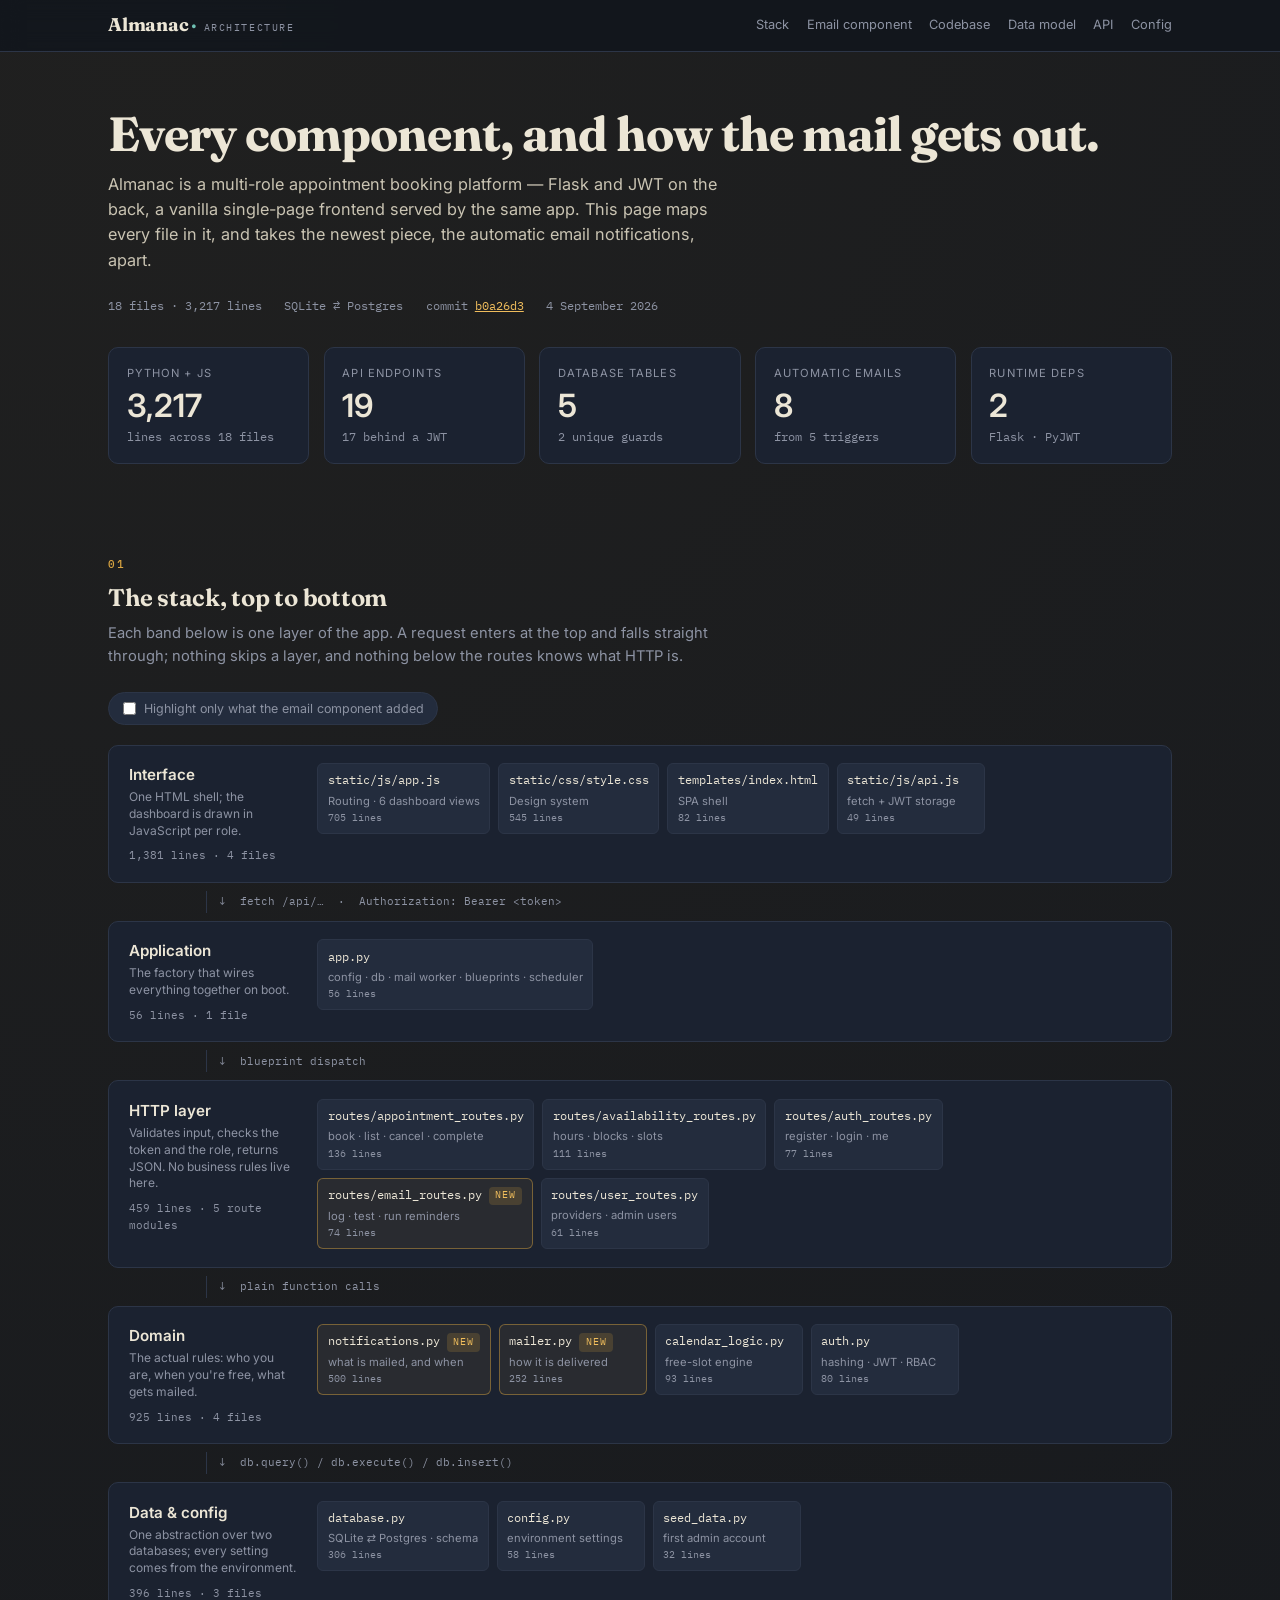
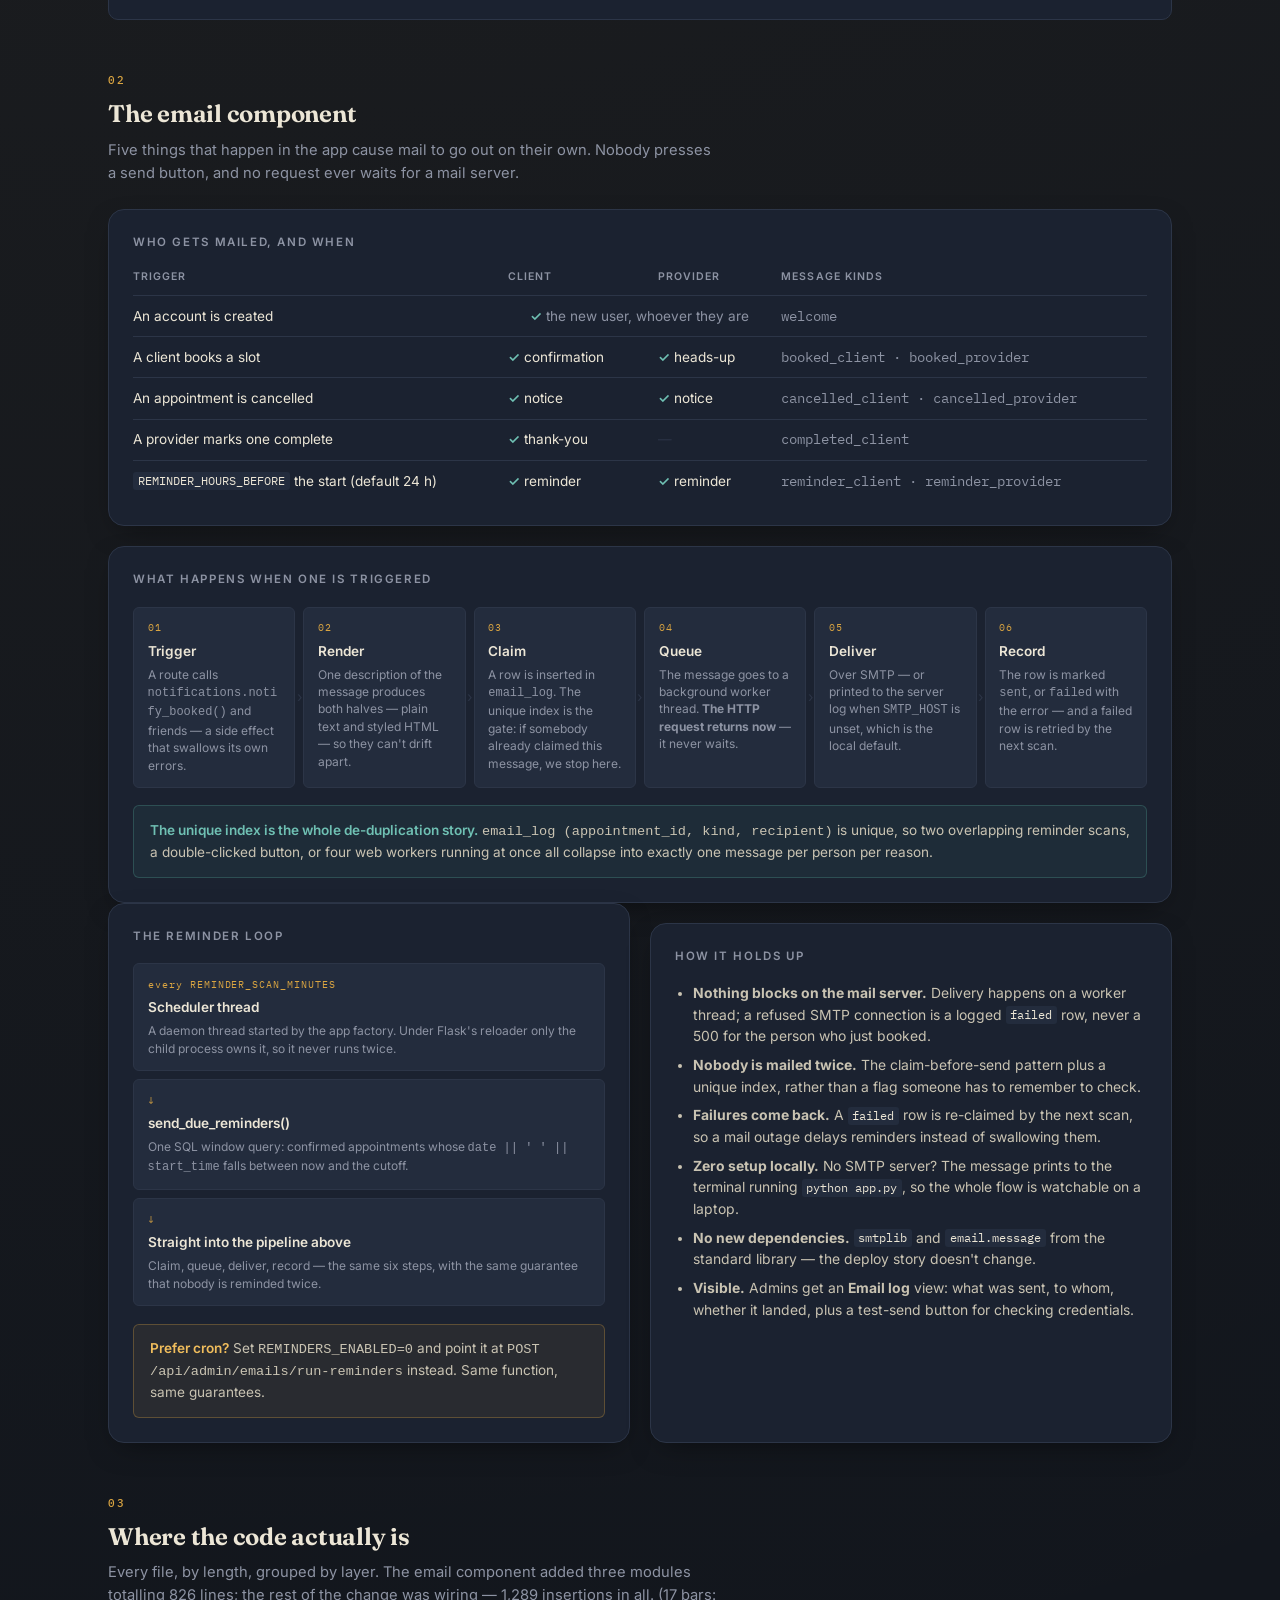
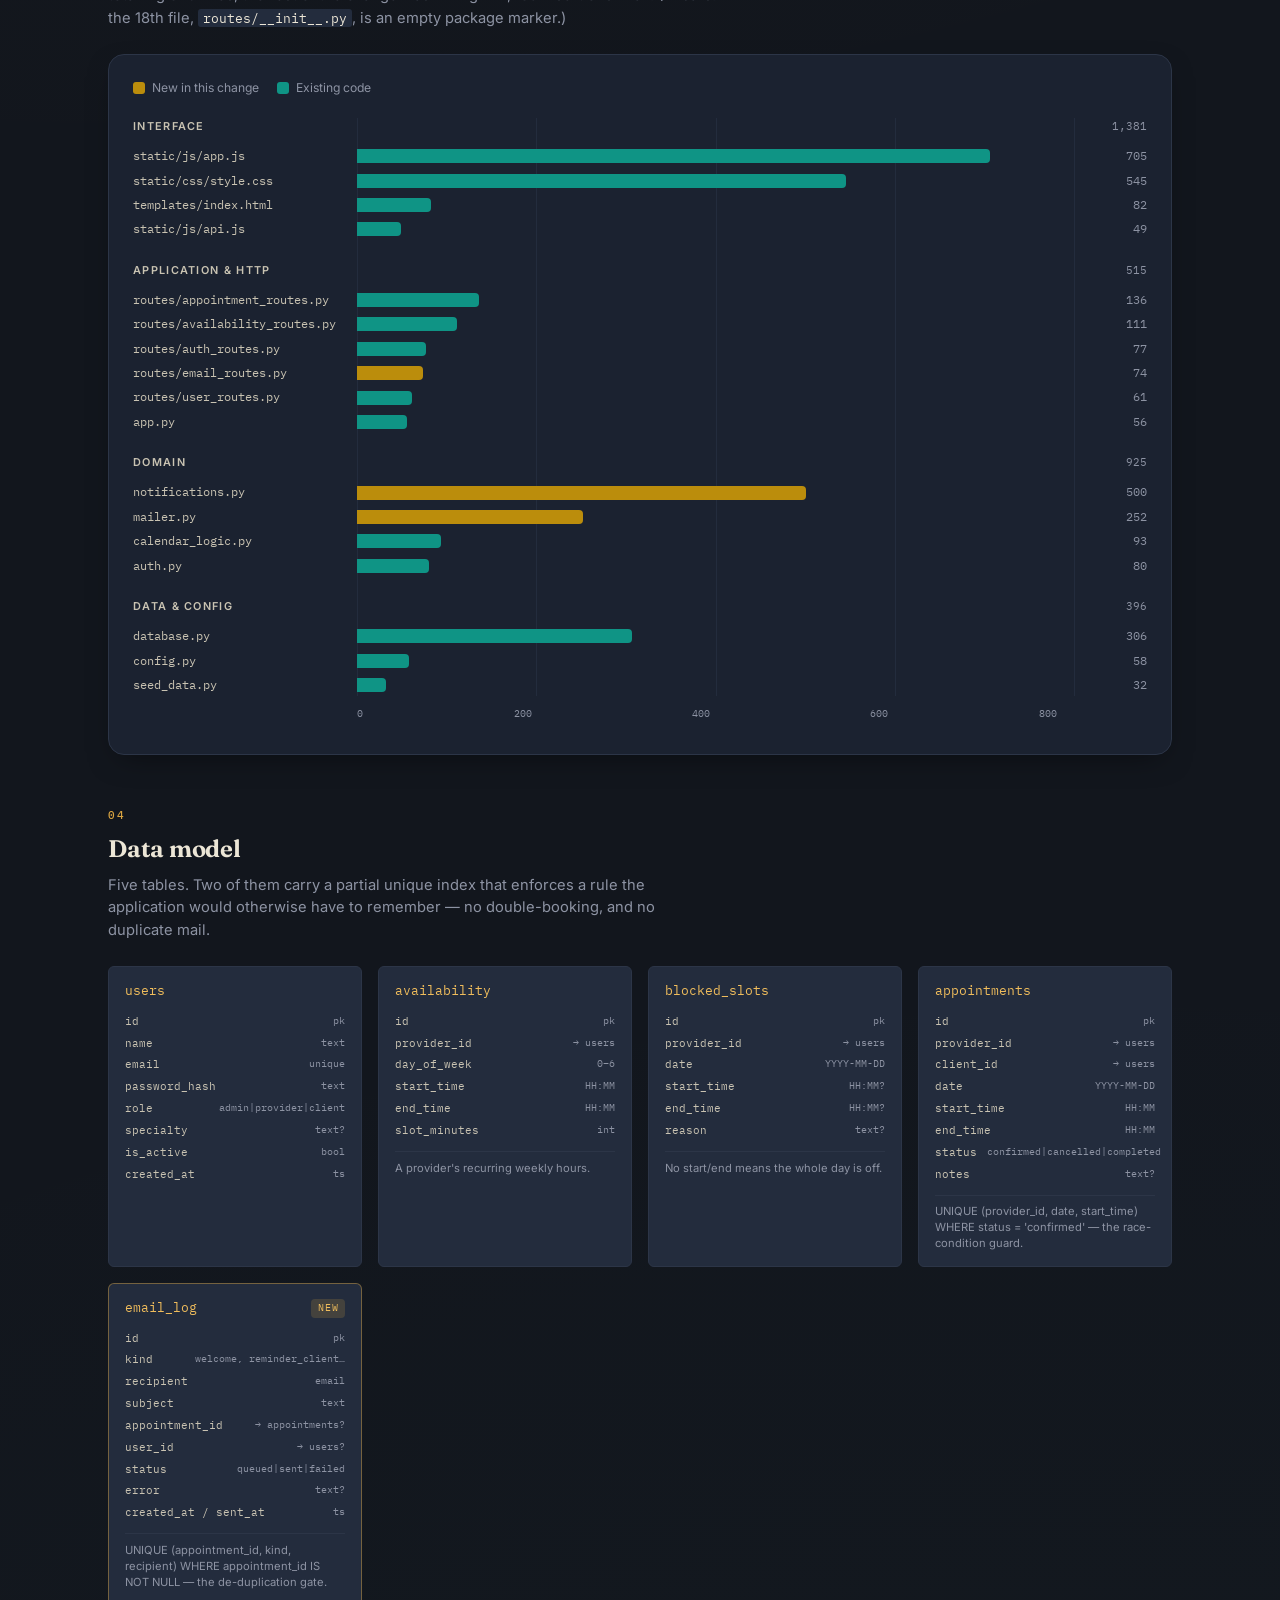
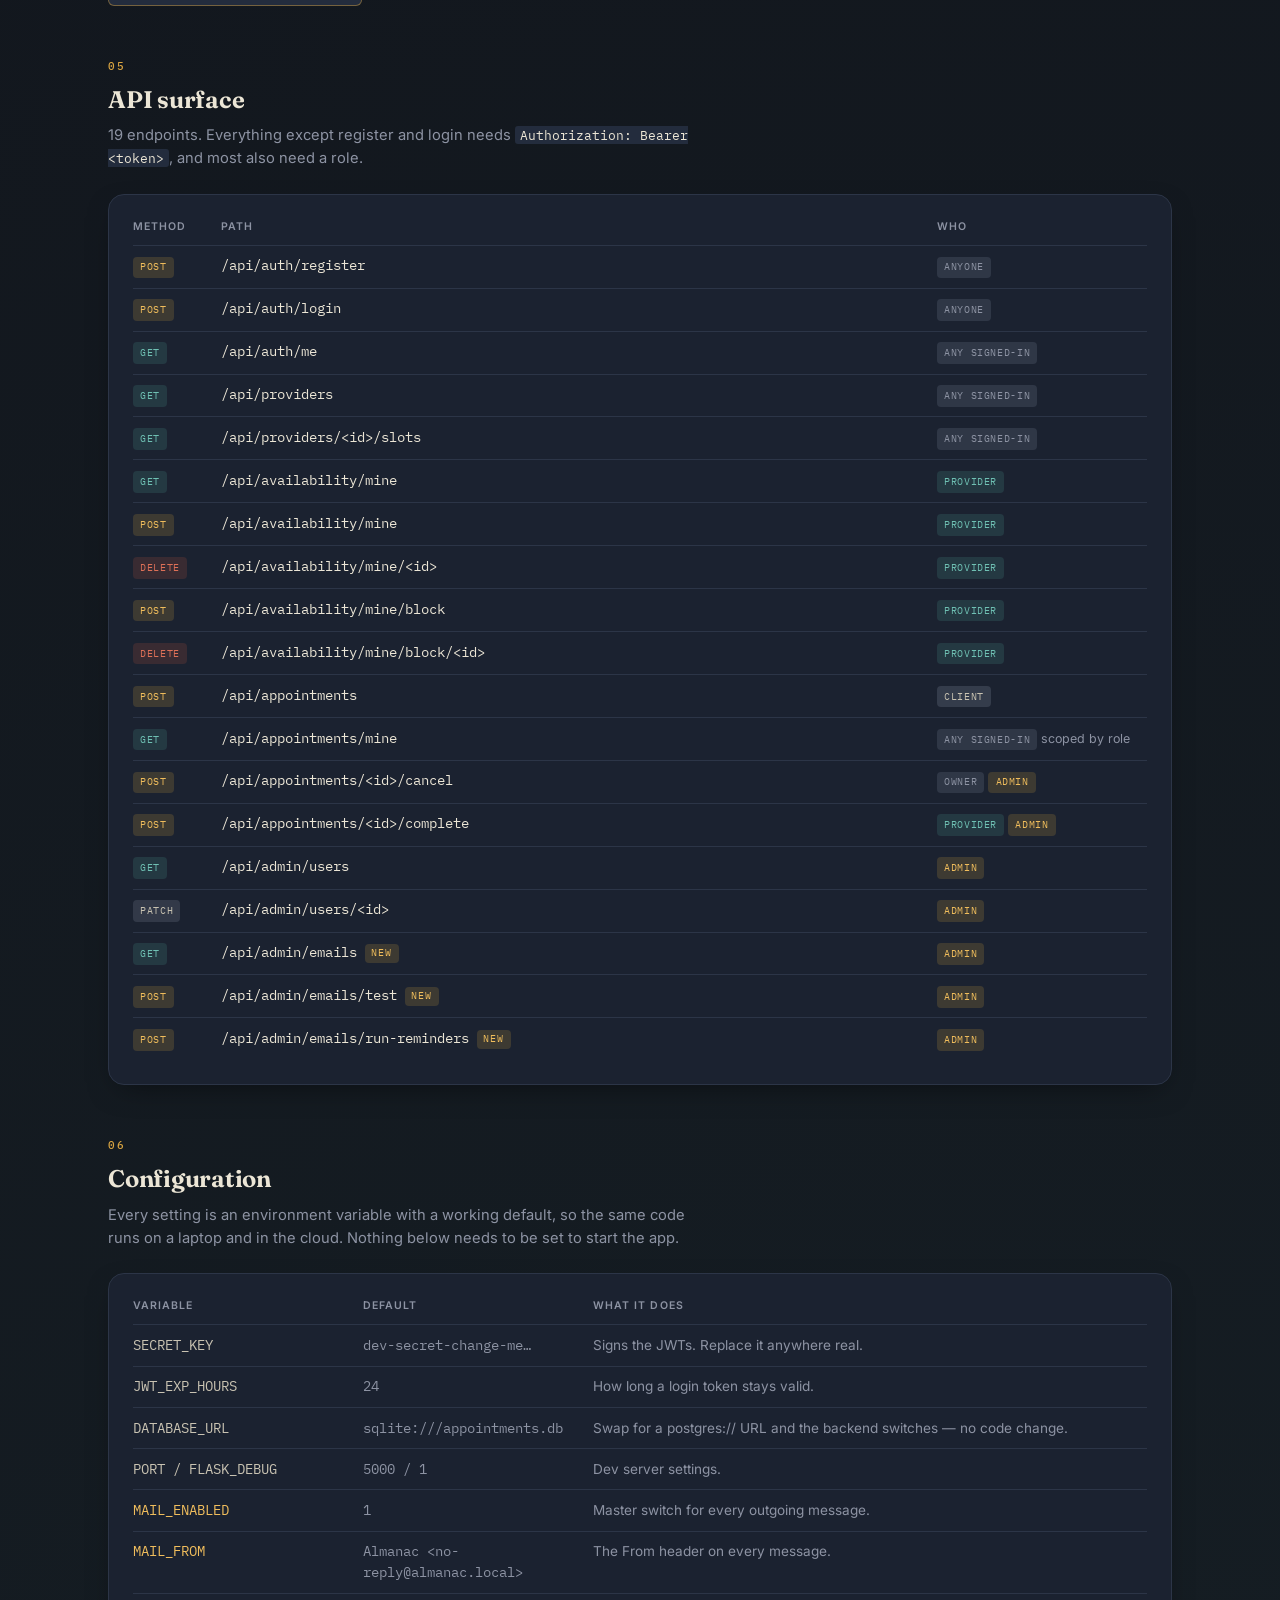
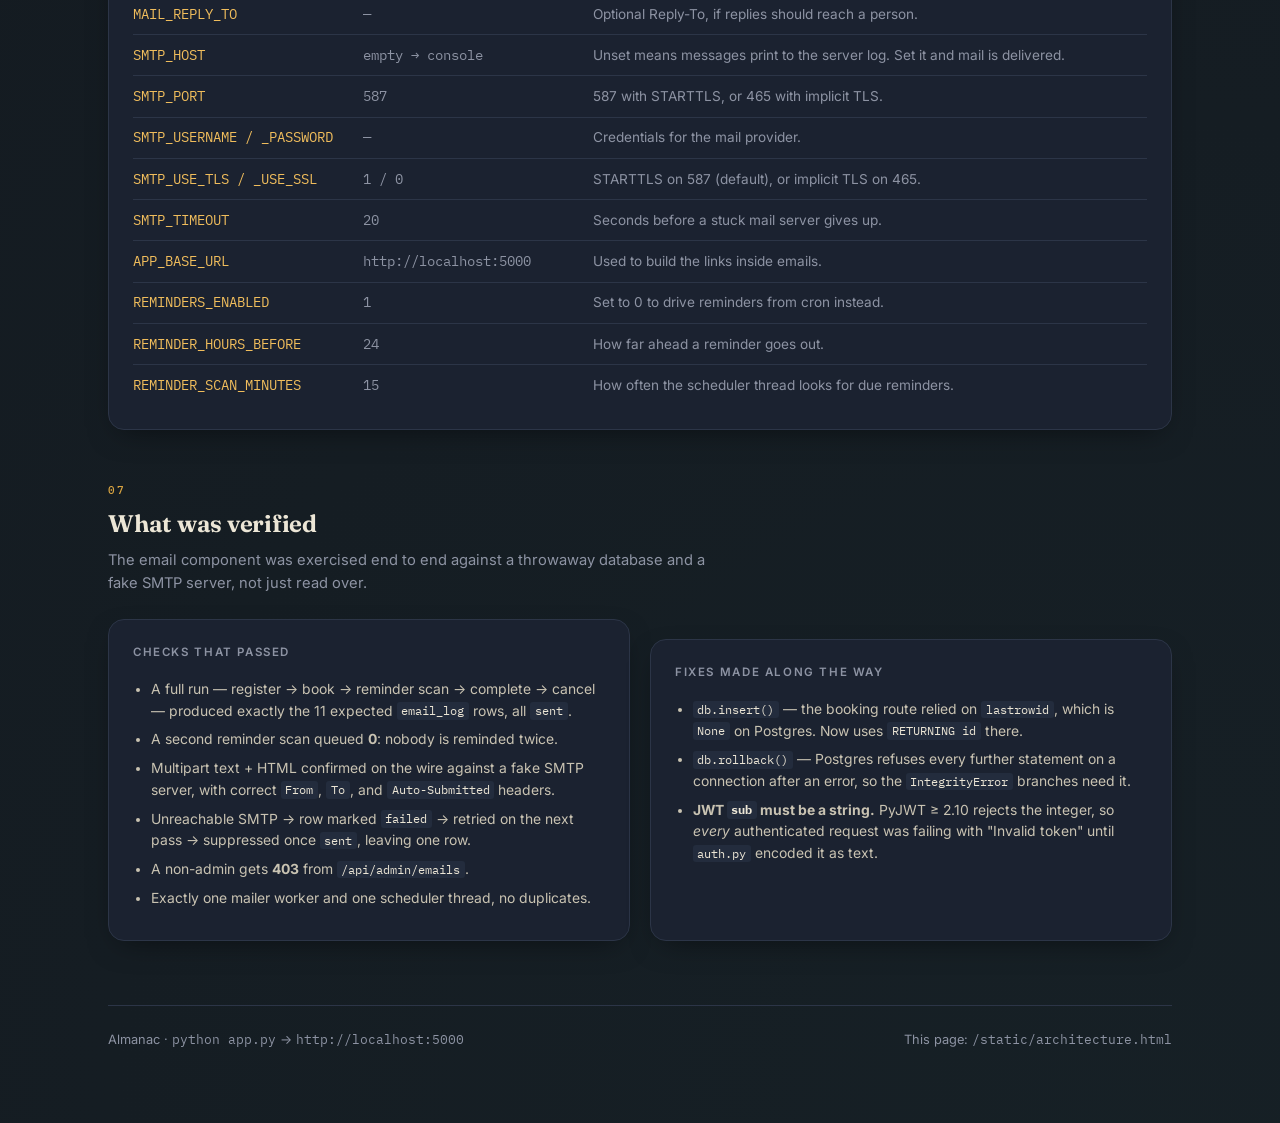
<file: static/architecture.html>
<!DOCTYPE html>
<html lang="en">
<head>
<meta charset="UTF-8">
<meta name="viewport" content="width=device-width, initial-scale=1.0">
<title>Almanac — Architecture overview</title>
<style>
@import url('https://fonts.googleapis.com/css2?family=Fraunces:opsz,wght@9..144,500..800&family=Inter:wght@400;500;600;700&family=IBM+Plex+Mono:wght@400;500;600&display=swap');

:root {
  --ink: #12161d;
  --panel: #1b2230;
  --panel-alt: #232c3d;
  --panel-raised: #29334a;
  --border: #2c3547;
  --parchment: #ece6d6;
  --parchment-dim: #c9c3b2;
  --muted: #8d93a3;
  --brass: #d9a441;
  --brass-strong: #f0bd5c;
  --teal: #4fa396;
  --teal-strong: #6fc0b3;
  --clay: #c1573f;
  --clay-strong: #dd7057;

  /* Chart marks. Validated against the --panel surface in dark mode:
     lightness band, chroma floor, CVD separation (worst pair ΔE 12.4 protan),
     normal-vision floor (19.4), contrast — all pass. Do not hand-tweak. */
  --series-new: #bb8d0c;
  --series-existing: #0f9485;

  --font-display: 'Fraunces', Georgia, serif;
  --font-body: 'Inter', system-ui, -apple-system, 'Segoe UI', sans-serif;
  --font-mono: 'IBM Plex Mono', ui-monospace, 'Cascadia Mono', Consolas, monospace;

  --radius-s: 6px;
  --radius-m: 10px;
  --radius-l: 16px;
  --shadow-card: 0 10px 30px -12px rgba(0, 0, 0, 0.55);
}

* { box-sizing: border-box; }

html { scroll-behavior: smooth; scroll-padding-top: 5rem; }

body {
  margin: 0;
  background: var(--ink);
  background-image:
    radial-gradient(circle at 12% 0%, rgba(217, 164, 65, 0.07), transparent 45%),
    radial-gradient(circle at 88% 100%, rgba(79, 163, 150, 0.07), transparent 45%);
  color: var(--parchment);
  font-family: var(--font-body);
  font-size: 15px;
  line-height: 1.55;
  -webkit-font-smoothing: antialiased;
}

a { color: var(--brass-strong); }
::selection { background: var(--brass); color: var(--ink); }
:focus-visible { outline: 2px solid var(--brass-strong); outline-offset: 2px; border-radius: 3px; }

.wrap { max-width: 1120px; margin: 0 auto; padding: 0 1.75rem 5rem; }

/* ---------------------------------------------------------------- */
/* Top bar                                                           */
/* ---------------------------------------------------------------- */
.topbar {
  position: sticky; top: 0; z-index: 50;
  background: rgba(18, 22, 29, 0.88);
  backdrop-filter: blur(10px);
  border-bottom: 1px solid var(--border);
}
.topbar-inner {
  max-width: 1120px; margin: 0 auto; padding: 0.7rem 1.75rem;
  display: flex; align-items: center; gap: 1.5rem; flex-wrap: wrap;
}
.brand { display: flex; align-items: baseline; gap: 0.5rem; }
.brand .mark {
  font-family: var(--font-display); font-size: 1.15rem; font-weight: 700;
  color: var(--parchment); letter-spacing: -0.01em;
}
.brand .mark::after { content: '·'; color: var(--teal-strong); margin-left: 2px; }
.brand .sub {
  font-family: var(--font-mono); font-size: 0.62rem; letter-spacing: 0.16em;
  text-transform: uppercase; color: var(--muted);
}
.topnav { display: flex; gap: 1.1rem; flex-wrap: wrap; margin-left: auto; }
.topnav a {
  color: var(--muted); text-decoration: none; font-size: 0.8rem;
  padding: 0.2rem 0; border-bottom: 1px solid transparent;
}
.topnav a:hover { color: var(--parchment); border-bottom-color: var(--brass); }

/* ---------------------------------------------------------------- */
/* Header                                                            */
/* ---------------------------------------------------------------- */
header.page { padding: 3.5rem 0 2.5rem; }
header.page h1 {
  font-family: var(--font-display); font-weight: 700;
  font-size: clamp(2rem, 4.5vw, 3rem); line-height: 1.08;
  margin: 0 0 0.75rem; letter-spacing: -0.02em;
}
header.page .lede { color: var(--parchment-dim); font-size: 1.02rem; max-width: 62ch; margin: 0 0 1.5rem; }
.meta-line {
  display: flex; gap: 0.6rem 1.4rem; flex-wrap: wrap;
  font-family: var(--font-mono); font-size: 0.75rem; color: var(--muted);
}

/* ---------------------------------------------------------------- */
/* Shared blocks                                                     */
/* ---------------------------------------------------------------- */
section { padding-top: 3.25rem; }
h2 {
  font-family: var(--font-display); font-size: 1.5rem; font-weight: 650;
  margin: 0 0 0.4rem; letter-spacing: -0.01em;
}
h2 .num {
  font-family: var(--font-mono); font-size: 0.7rem; color: var(--brass);
  letter-spacing: 0.14em; display: block; margin-bottom: 0.35rem; font-weight: 500;
}
.section-lede { color: var(--muted); margin: 0 0 1.5rem; max-width: 68ch; font-size: 0.92rem; }

.card {
  background: var(--panel);
  border: 1px solid var(--border);
  border-radius: var(--radius-l);
  padding: 1.5rem;
  box-shadow: var(--shadow-card);
}
.card + .card { margin-top: 1.25rem; }
.card h3 {
  font-size: 0.72rem; text-transform: uppercase; letter-spacing: 0.14em;
  color: var(--muted); margin: 0 0 1.1rem; font-weight: 600;
}
.mono { font-family: var(--font-mono); }
.dim { color: var(--muted); }

.tag {
  display: inline-block; font-family: var(--font-mono); font-size: 0.6rem;
  letter-spacing: 0.1em; text-transform: uppercase; padding: 0.12rem 0.4rem;
  border-radius: 4px; vertical-align: middle;
}
.tag.new { background: rgba(217, 164, 65, 0.18); color: var(--brass-strong); }

/* ---------------------------------------------------------------- */
/* Stat tiles                                                        */
/* ---------------------------------------------------------------- */
.tiles {
  display: grid; grid-template-columns: repeat(auto-fit, minmax(150px, 1fr));
  gap: 0.9rem; margin-top: 2rem;
}
.tile {
  background: var(--panel); border: 1px solid var(--border);
  border-radius: var(--radius-m); padding: 1.05rem 1.1rem;
}
.tile .label {
  font-size: 0.7rem; text-transform: uppercase; letter-spacing: 0.1em;
  color: var(--muted); margin-bottom: 0.45rem;
}
.tile .value { font-size: 2rem; font-weight: 600; line-height: 1; color: var(--parchment); }
.tile .foot { font-size: 0.72rem; color: var(--muted); margin-top: 0.4rem; font-family: var(--font-mono); }

/* ---------------------------------------------------------------- */
/* Layer diagram                                                     */
/* ---------------------------------------------------------------- */
.layer {
  background: var(--panel); border: 1px solid var(--border);
  border-radius: var(--radius-m); padding: 1.1rem 1.25rem;
  display: grid; grid-template-columns: 168px 1fr; gap: 1.25rem;
}
.layer .rail .name { font-weight: 600; font-size: 0.95rem; margin-bottom: 0.15rem; }
.layer .rail .what { font-size: 0.75rem; color: var(--muted); line-height: 1.4; }
.layer .rail .count { font-family: var(--font-mono); font-size: 0.68rem; color: var(--muted); margin-top: 0.5rem; }
.chips { display: flex; flex-wrap: wrap; gap: 0.5rem; align-content: flex-start; }
.chip {
  background: var(--panel-alt); border: 1px solid var(--border);
  border-radius: var(--radius-s); padding: 0.45rem 0.6rem; min-width: 148px;
  transition: border-color 120ms ease, transform 120ms ease;
}
.chip:hover { border-color: var(--brass); transform: translateY(-1px); }
.chip .file { font-family: var(--font-mono); font-size: 0.76rem; color: var(--parchment); }
.chip .role { font-size: 0.7rem; color: var(--muted); margin-top: 0.15rem; }
.chip .lines { font-family: var(--font-mono); font-size: 0.64rem; color: var(--muted); }
.chip.is-new { border-color: rgba(217, 164, 65, 0.45); background: rgba(217, 164, 65, 0.07); }

.flow-arrow {
  display: flex; align-items: center; gap: 0.7rem;
  padding: 0.5rem 0 0.5rem 1rem; color: var(--muted);
  font-family: var(--font-mono); font-size: 0.7rem;
}
.flow-arrow::before {
  content: ''; width: 1px; height: 22px; background: var(--border); margin-left: 82px;
}
.flow-arrow span { border-left: 1px solid transparent; }

/* dim-existing mode */
body.focus-new .chip:not(.is-new),
body.focus-new .row:not(.is-new),
body.focus-new .api-row:not(.is-new),
body.focus-new .schema:not(.is-new) { opacity: 0.34; }

.toggle {
  display: inline-flex; align-items: center; gap: 0.5rem; cursor: pointer;
  font-size: 0.78rem; color: var(--muted); background: var(--panel-alt);
  border: 1px solid var(--border); border-radius: 999px; padding: 0.35rem 0.85rem;
}
.toggle:hover { color: var(--parchment); border-color: var(--brass); }
.toggle input { accent-color: var(--brass); margin: 0; }

/* ---------------------------------------------------------------- */
/* Pipeline                                                          */
/* ---------------------------------------------------------------- */
.pipeline {
  display: grid; grid-template-columns: repeat(auto-fit, minmax(158px, 1fr)); gap: 0.5rem;
}
.pipeline.vertical { grid-template-columns: 1fr; }
.step {
  background: var(--panel-alt); border: 1px solid var(--border);
  border-radius: var(--radius-s); padding: 0.8rem 0.85rem; position: relative;
}
.step + .step::before {
  content: '›'; position: absolute; left: -0.47rem; top: 50%; transform: translateY(-50%);
  color: var(--border); font-size: 0.9rem; line-height: 1;
}
.pipeline.vertical .step + .step::before { content: none; }
.step .n {
  font-family: var(--font-mono); font-size: 0.62rem; color: var(--brass);
  letter-spacing: 0.1em; margin-bottom: 0.3rem;
}
.step .t { font-weight: 600; font-size: 0.85rem; margin-bottom: 0.25rem; }
.step .d { font-size: 0.75rem; color: var(--muted); line-height: 1.45; }
.step.branch { border-style: dashed; }
.arrow { align-self: center; color: var(--border); font-size: 1.1rem; }

.callout {
  margin-top: 1.1rem; padding: 0.85rem 1rem; border-radius: var(--radius-s);
  background: rgba(79, 163, 150, 0.08); border: 1px solid rgba(79, 163, 150, 0.3);
  font-size: 0.85rem; color: var(--parchment-dim);
}
.callout strong { color: var(--teal-strong); font-weight: 600; }

/* ---------------------------------------------------------------- */
/* Tables                                                            */
/* ---------------------------------------------------------------- */
/* long mono strings (message kinds, endpoint paths, code chips) wrap instead of
   pushing the page sideways on a narrow screen */
td, th, .step .d, .callout, .list-tight li { overflow-wrap: anywhere; }
code { overflow-wrap: anywhere; }

table { width: 100%; border-collapse: collapse; font-size: 0.85rem; }
th {
  text-align: left; font-size: 0.66rem; text-transform: uppercase; letter-spacing: 0.1em;
  color: var(--muted); font-weight: 600; padding: 0 0.6rem 0.6rem 0;
  border-bottom: 1px solid var(--border);
}
td { padding: 0.6rem 0.6rem 0.6rem 0; border-bottom: 1px solid var(--border); vertical-align: top; }
tr:last-child td { border-bottom: none; }
td.num { font-family: var(--font-mono); font-variant-numeric: tabular-nums; text-align: right; }
.check { color: var(--teal-strong); font-weight: 600; }
.dash { color: var(--border); }

.pill {
  display: inline-block; font-family: var(--font-mono); font-size: 0.64rem;
  text-transform: uppercase; letter-spacing: 0.06em; padding: 0.18rem 0.45rem;
  border-radius: 4px; background: var(--panel-raised); color: var(--parchment-dim);
}
.pill.get { background: rgba(79, 163, 150, 0.18); color: var(--teal-strong); }
.pill.post { background: rgba(217, 164, 65, 0.18); color: var(--brass-strong); }
.pill.patch { background: rgba(140, 150, 170, 0.2); color: var(--parchment-dim); }
.pill.delete { background: rgba(193, 87, 63, 0.18); color: var(--clay-strong); }
.role-badge {
  display: inline-block; font-family: var(--font-mono); font-size: 0.64rem;
  text-transform: uppercase; letter-spacing: 0.06em; padding: 0.18rem 0.45rem; border-radius: 4px;
  background: rgba(140, 150, 170, 0.18); color: var(--muted);
}
.role-badge.admin { background: rgba(217, 164, 65, 0.18); color: var(--brass-strong); }
.role-badge.provider { background: rgba(79, 163, 150, 0.18); color: var(--teal-strong); }
.role-badge.client { background: rgba(140, 150, 170, 0.22); color: var(--parchment-dim); }

/* ---------------------------------------------------------------- */
/* Lines-of-code chart                                               */
/* ---------------------------------------------------------------- */
.chart { --labelw: 210px; --valw: 58px; --gap: 14px; position: relative; padding-bottom: 0.5rem; }
.gridlines {
  position: absolute; top: 0; bottom: 34px;
  left: calc(var(--labelw) + var(--gap)); right: calc(var(--valw) + var(--gap));
  display: flex; justify-content: space-between; pointer-events: none;
}
.gridlines i { width: 1px; background: var(--panel-alt); }
.rows { position: relative; }
.group-head {
  display: grid; grid-template-columns: var(--labelw) 1fr var(--valw); gap: var(--gap);
  align-items: baseline; margin: 1.25rem 0 0.6rem;
}
.group-head:first-child { margin-top: 0; }
.group-head .g {
  font-size: 0.68rem; text-transform: uppercase; letter-spacing: 0.12em;
  color: var(--parchment-dim); font-weight: 600;
}
.group-head .sum {
  grid-column: 3; font-family: var(--font-mono); font-size: 0.68rem;
  color: var(--muted); text-align: right; font-variant-numeric: tabular-nums;
}
.row {
  display: grid; grid-template-columns: var(--labelw) 1fr var(--valw); gap: var(--gap);
  align-items: center; padding: 3px 0; border-radius: 4px;
}
.row:hover { background: rgba(255, 255, 255, 0.025); }
.row .name {
  font-family: var(--font-mono); font-size: 0.74rem; color: var(--parchment-dim);
  white-space: nowrap; overflow: hidden; text-overflow: ellipsis;
}
.row .track { height: 14px; position: relative; display: block; }
.row .bar {
  display: block; height: 14px; border-radius: 0 4px 4px 0;
  background: var(--series-existing); min-width: 2px; transition: filter 120ms ease;
}
.row.is-new .bar { background: var(--series-new); }
.row:hover .bar { filter: brightness(1.15); }
.row .val {
  font-family: var(--font-mono); font-size: 0.74rem; color: var(--muted);
  text-align: right; font-variant-numeric: tabular-nums;
}
.axis {
  display: grid; grid-template-columns: var(--labelw) 1fr var(--valw); gap: var(--gap);
  margin-top: 0.55rem;
}
.axis .ticks { display: flex; justify-content: space-between; }
.axis .ticks span {
  font-family: var(--font-mono); font-size: 0.64rem; color: var(--muted);
  font-variant-numeric: tabular-nums; transform: translateX(-50%);
}
.axis .ticks span:first-child { transform: none; }
.axis .ticks span:last-child { transform: translateX(-100%); }
.legend { display: flex; gap: 1.1rem; flex-wrap: wrap; margin-bottom: 1.25rem; }
.legend .key { display: flex; align-items: center; gap: 0.45rem; font-size: 0.76rem; color: var(--muted); }
.legend .swatch { width: 12px; height: 12px; border-radius: 3px; }

#tip {
  position: fixed; z-index: 100; pointer-events: none; opacity: 0;
  transition: opacity 90ms ease; background: var(--panel-raised);
  border: 1px solid var(--border); border-radius: var(--radius-s);
  padding: 0.55rem 0.7rem; box-shadow: 0 12px 28px -10px rgba(0,0,0,0.7); max-width: 260px;
}
#tip .tf { font-family: var(--font-mono); font-size: 0.74rem; color: var(--parchment); }
#tip .tr { font-size: 0.72rem; color: var(--muted); margin-top: 0.2rem; }
#tip .tv { font-family: var(--font-mono); font-size: 0.7rem; color: var(--brass-strong); margin-top: 0.3rem; }

/* ---------------------------------------------------------------- */
/* Schema                                                            */
/* ---------------------------------------------------------------- */
.schemas { display: grid; grid-template-columns: repeat(auto-fit, minmax(230px, 1fr)); gap: 1rem; }
.schema {
  background: var(--panel-alt); border: 1px solid var(--border);
  border-radius: var(--radius-s); padding: 0.9rem 1rem;
}
.schema.is-new { border-color: rgba(217, 164, 65, 0.45); }
.schema .tname {
  font-family: var(--font-mono); font-size: 0.82rem; color: var(--brass-strong);
  margin-bottom: 0.55rem; display: flex; justify-content: space-between; align-items: center; gap: 0.5rem;
}
.schema ul { list-style: none; margin: 0; padding: 0; }
.schema li {
  font-family: var(--font-mono); font-size: 0.7rem; color: var(--parchment-dim);
  padding: 0.14rem 0; display: flex; justify-content: space-between; gap: 0.6rem;
}
.schema li .t { color: var(--muted); font-size: 0.64rem; }
.schema .note {
  margin-top: 0.6rem; padding-top: 0.55rem; border-top: 1px solid var(--border);
  font-size: 0.7rem; color: var(--muted); line-height: 1.4;
}

.grid-2 { display: grid; grid-template-columns: 1fr 1fr; gap: 1.25rem; }
.list-tight { margin: 0; padding-left: 1.1rem; color: var(--parchment-dim); font-size: 0.87rem; }
.list-tight li { margin-bottom: 0.45rem; }
.list-tight code, td code, p code {
  font-family: var(--font-mono); font-size: 0.85em;
  background: var(--panel-alt); padding: 0.08rem 0.3rem; border-radius: 3px; color: var(--parchment);
}

footer.page {
  margin-top: 4rem; padding-top: 1.5rem; border-top: 1px solid var(--border);
  color: var(--muted); font-size: 0.8rem; display: flex; gap: 1.5rem;
  flex-wrap: wrap; justify-content: space-between;
}

@media (max-width: 860px) {
  .layer { grid-template-columns: 1fr; }
  .flow-arrow::before { margin-left: 0; }
  .grid-2 { grid-template-columns: 1fr; }
  .chart { --labelw: 130px; --valw: 46px; --gap: 10px; }
  .topnav { display: none; }
}
@media (max-width: 620px) {
  /* the message-kind column is supporting detail — drop it so the three
     columns that carry the point get room instead of breaking mid-word */
  .trigger-table th:nth-child(4), .trigger-table td:nth-child(4) { display: none; }
}
@media (prefers-reduced-motion: reduce) {
  * { transition: none !important; scroll-behavior: auto; }
}
</style>
</head>
<body>

<div class="topbar">
  <div class="topbar-inner">
    <div class="brand">
      <span class="mark">Almanac</span>
      <span class="sub">architecture</span>
    </div>
    <nav class="topnav">
      <a href="#stack">Stack</a>
      <a href="#email">Email component</a>
      <a href="#code">Codebase</a>
      <a href="#data">Data model</a>
      <a href="#api">API</a>
      <a href="#config">Config</a>
    </nav>
  </div>
</div>

<div class="wrap">

<header class="page">
  <h1>Every component, and how the mail gets out.</h1>
  <p class="lede">
    Almanac is a multi-role appointment booking platform — Flask and JWT on the back,
    a vanilla single-page frontend served by the same app. This page maps every file in
    it, and takes the newest piece, the automatic email notifications, apart.
  </p>
  <div class="meta-line">
    <span>18 files · 3,217 lines</span>
    <span>SQLite ⇄ Postgres</span>
    <span>commit <a href="https://github.com/luke-zhang-cs-py/Full-Stack-Calendar-Software/commit/b0a26d3">b0a26d3</a></span>
    <span>4 September 2026</span>
  </div>
  <div class="tiles">
    <div class="tile">
      <div class="label">Python + JS</div>
      <div class="value">3,217</div>
      <div class="foot">lines across 18 files</div>
    </div>
    <div class="tile">
      <div class="label">API endpoints</div>
      <div class="value">19</div>
      <div class="foot">17 behind a JWT</div>
    </div>
    <div class="tile">
      <div class="label">Database tables</div>
      <div class="value">5</div>
      <div class="foot">2 unique guards</div>
    </div>
    <div class="tile">
      <div class="label">Automatic emails</div>
      <div class="value">8</div>
      <div class="foot">from 5 triggers</div>
    </div>
    <div class="tile">
      <div class="label">Runtime deps</div>
      <div class="value">2</div>
      <div class="foot">Flask · PyJWT</div>
    </div>
  </div>
</header>

<!-- ================================================================ -->
<section id="stack">
  <h2><span class="num">01</span>The stack, top to bottom</h2>
  <p class="section-lede">
    Each band below is one layer of the app. A request enters at the top and falls
    straight through; nothing skips a layer, and nothing below the routes knows what
    HTTP is.
  </p>

  <div style="margin-bottom:1.25rem;">
    <label class="toggle">
      <input type="checkbox" id="focus-new">
      Highlight only what the email component added
    </label>
  </div>

  <div class="layer">
    <div class="rail">
      <div class="name">Interface</div>
      <div class="what">One HTML shell; the dashboard is drawn in JavaScript per role.</div>
      <div class="count">1,381 lines · 4 files</div>
    </div>
    <div class="chips">
      <div class="chip" data-tip="static/js/app.js" data-role="SPA routing + one renderer per dashboard view" data-lines="705">
        <div class="file">static/js/app.js</div><div class="role">Routing · 6 dashboard views</div><div class="lines">705 lines</div>
      </div>
      <div class="chip" data-tip="static/css/style.css" data-role="Design system — the departure-board identity" data-lines="545">
        <div class="file">static/css/style.css</div><div class="role">Design system</div><div class="lines">545 lines</div>
      </div>
      <div class="chip" data-tip="templates/index.html" data-role="SPA shell: auth screen, sidebar, main pane" data-lines="82">
        <div class="file">templates/index.html</div><div class="role">SPA shell</div><div class="lines">82 lines</div>
      </div>
      <div class="chip" data-tip="static/js/api.js" data-role="fetch wrapper: JWT storage + auth headers" data-lines="49">
        <div class="file">static/js/api.js</div><div class="role">fetch + JWT storage</div><div class="lines">49 lines</div>
      </div>
    </div>
  </div>

  <div class="flow-arrow"><span>↓ &nbsp;fetch /api/… &nbsp;·&nbsp; Authorization: Bearer &lt;token&gt;</span></div>

  <div class="layer">
    <div class="rail">
      <div class="name">Application</div>
      <div class="what">The factory that wires everything together on boot.</div>
      <div class="count">56 lines · 1 file</div>
    </div>
    <div class="chips">
      <div class="chip" data-tip="app.py" data-role="factory: config → db → mail worker → blueprints → schema → scheduler" data-lines="56">
        <div class="file">app.py</div><div class="role">config · db · mail worker · blueprints · scheduler</div><div class="lines">56 lines</div>
      </div>
    </div>
  </div>

  <div class="flow-arrow"><span>↓ &nbsp;blueprint dispatch</span></div>

  <div class="layer">
    <div class="rail">
      <div class="name">HTTP layer</div>
      <div class="what">Validates input, checks the token and the role, returns JSON. No business rules live here.</div>
      <div class="count">459 lines · 5 route modules</div>
    </div>
    <div class="chips">
      <div class="chip" data-tip="routes/appointment_routes.py" data-role="book · list · cancel · complete" data-lines="136">
        <div class="file">routes/appointment_routes.py</div><div class="role">book · list · cancel · complete</div><div class="lines">136 lines</div>
      </div>
      <div class="chip" data-tip="routes/availability_routes.py" data-role="weekly hours, blocked dates, free-slot lookup" data-lines="111">
        <div class="file">routes/availability_routes.py</div><div class="role">hours · blocks · slots</div><div class="lines">111 lines</div>
      </div>
      <div class="chip" data-tip="routes/auth_routes.py" data-role="register · login · me" data-lines="77">
        <div class="file">routes/auth_routes.py</div><div class="role">register · login · me</div><div class="lines">77 lines</div>
      </div>
      <div class="chip is-new" data-tip="routes/email_routes.py" data-role="admin: delivery log, test send, manual reminder run" data-lines="74">
        <div class="file">routes/email_routes.py <span class="tag new">new</span></div><div class="role">log · test · run reminders</div><div class="lines">74 lines</div>
      </div>
      <div class="chip" data-tip="routes/user_routes.py" data-role="provider directory + admin user management" data-lines="61">
        <div class="file">routes/user_routes.py</div><div class="role">providers · admin users</div><div class="lines">61 lines</div>
      </div>
    </div>
  </div>

  <div class="flow-arrow"><span>↓ &nbsp;plain function calls</span></div>

  <div class="layer">
    <div class="rail">
      <div class="name">Domain</div>
      <div class="what">The actual rules: who you are, when you're free, what gets mailed.</div>
      <div class="count">925 lines · 4 files</div>
    </div>
    <div class="chips">
      <div class="chip is-new" data-tip="notifications.py" data-role="message templates, triggers, reminder scheduler" data-lines="500">
        <div class="file">notifications.py <span class="tag new">new</span></div><div class="role">what is mailed, and when</div><div class="lines">500 lines</div>
      </div>
      <div class="chip is-new" data-tip="mailer.py" data-role="SMTP/console transport, queue, delivery log" data-lines="252">
        <div class="file">mailer.py <span class="tag new">new</span></div><div class="role">how it is delivered</div><div class="lines">252 lines</div>
      </div>
      <div class="chip" data-tip="calendar_logic.py" data-role="hours − blocks − bookings = free slots" data-lines="93">
        <div class="file">calendar_logic.py</div><div class="role">free-slot engine</div><div class="lines">93 lines</div>
      </div>
      <div class="chip" data-tip="auth.py" data-role="password hashing, JWT, RBAC decorators" data-lines="80">
        <div class="file">auth.py</div><div class="role">hashing · JWT · RBAC</div><div class="lines">80 lines</div>
      </div>
    </div>
  </div>

  <div class="flow-arrow"><span>↓ &nbsp;db.query() / db.execute() / db.insert()</span></div>

  <div class="layer">
    <div class="rail">
      <div class="name">Data &amp; config</div>
      <div class="what">One abstraction over two databases; every setting comes from the environment.</div>
      <div class="count">396 lines · 3 files</div>
    </div>
    <div class="chips">
      <div class="chip" data-tip="database.py" data-role="SQLite/Postgres abstraction + schema" data-lines="306">
        <div class="file">database.py</div><div class="role">SQLite ⇄ Postgres · schema</div><div class="lines">306 lines</div>
      </div>
      <div class="chip" data-tip="config.py" data-role="every setting read from the environment" data-lines="58">
        <div class="file">config.py</div><div class="role">environment settings</div><div class="lines">58 lines</div>
      </div>
      <div class="chip" data-tip="seed_data.py" data-role="creates the first admin account" data-lines="32">
        <div class="file">seed_data.py</div><div class="role">first admin account</div><div class="lines">32 lines</div>
      </div>
    </div>
  </div>
</section>

<!-- ================================================================ -->
<section id="email">
  <h2><span class="num">02</span>The email component</h2>
  <p class="section-lede">
    Five things that happen in the app cause mail to go out on their own. Nobody
    presses a send button, and no request ever waits for a mail server.
  </p>

  <div class="card">
    <h3>Who gets mailed, and when</h3>
    <table class="trigger-table">
      <thead>
        <tr><th>Trigger</th><th>Client</th><th>Provider</th><th>Message kinds</th></tr>
      </thead>
      <tbody>
        <tr>
          <td>An account is created</td>
          <td colspan="2" style="text-align:center;"><span class="check">✓</span> <span class="dim">the new user, whoever they are</span></td>
          <td class="mono dim">welcome</td>
        </tr>
        <tr>
          <td>A client books a slot</td>
          <td><span class="check">✓</span> confirmation</td>
          <td><span class="check">✓</span> heads-up</td>
          <td class="mono dim">booked_client · booked_provider</td>
        </tr>
        <tr>
          <td>An appointment is cancelled</td>
          <td><span class="check">✓</span> notice</td>
          <td><span class="check">✓</span> notice</td>
          <td class="mono dim">cancelled_client · cancelled_provider</td>
        </tr>
        <tr>
          <td>A provider marks one complete</td>
          <td><span class="check">✓</span> thank-you</td>
          <td><span class="dash">—</span></td>
          <td class="mono dim">completed_client</td>
        </tr>
        <tr>
          <td><code>REMINDER_HOURS_BEFORE</code> the start (default 24 h)</td>
          <td><span class="check">✓</span> reminder</td>
          <td><span class="check">✓</span> reminder</td>
          <td class="mono dim">reminder_client · reminder_provider</td>
        </tr>
      </tbody>
    </table>
  </div>

  <div class="card">
    <h3>What happens when one is triggered</h3>
    <div class="pipeline">
      <div class="step">
        <div class="n">01</div><div class="t">Trigger</div>
        <div class="d">A route calls <code>notifications.notify_booked()</code> and friends — a side effect that swallows its own errors.</div>
      </div>
      <div class="step">
        <div class="n">02</div><div class="t">Render</div>
        <div class="d">One description of the message produces both halves — plain text and styled HTML — so they can't drift apart.</div>
      </div>
      <div class="step">
        <div class="n">03</div><div class="t">Claim</div>
        <div class="d">A row is inserted in <code>email_log</code>. The unique index is the gate: if somebody already claimed this message, we stop here.</div>
      </div>
      <div class="step">
        <div class="n">04</div><div class="t">Queue</div>
        <div class="d">The message goes to a background worker thread. <strong>The HTTP request returns now</strong> — it never waits.</div>
      </div>
      <div class="step">
        <div class="n">05</div><div class="t">Deliver</div>
        <div class="d">Over SMTP — or printed to the server log when <code>SMTP_HOST</code> is unset, which is the local default.</div>
      </div>
      <div class="step">
        <div class="n">06</div><div class="t">Record</div>
        <div class="d">The row is marked <code>sent</code>, or <code>failed</code> with the error — and a failed row is retried by the next scan.</div>
      </div>
    </div>
    <div class="callout">
      <strong>The unique index is the whole de-duplication story.</strong>
      <code>email_log (appointment_id, kind, recipient)</code> is unique, so two overlapping
      reminder scans, a double-clicked button, or four web workers running at once all
      collapse into exactly one message per person per reason.
    </div>
  </div>

  <div class="grid-2">
    <div class="card">
      <h3>The reminder loop</h3>
      <div class="pipeline vertical">
        <div class="step">
          <div class="n">every REMINDER_SCAN_MINUTES</div>
          <div class="t">Scheduler thread</div>
          <div class="d">A daemon thread started by the app factory. Under Flask's reloader only the child process owns it, so it never runs twice.</div>
        </div>
        <div class="step">
          <div class="n">↓</div>
          <div class="t">send_due_reminders()</div>
          <div class="d">One SQL window query: confirmed appointments whose <code>date || ' ' || start_time</code> falls between now and the cutoff.</div>
        </div>
        <div class="step">
          <div class="n">↓</div>
          <div class="t">Straight into the pipeline above</div>
          <div class="d">Claim, queue, deliver, record — the same six steps, with the same guarantee that nobody is reminded twice.</div>
        </div>
      </div>
      <div class="callout" style="background:rgba(217,164,65,0.07);border-color:rgba(217,164,65,0.3);">
        <strong style="color:var(--brass-strong);">Prefer cron?</strong>
        Set <code>REMINDERS_ENABLED=0</code> and point it at
        <code>POST /api/admin/emails/run-reminders</code> instead. Same function, same guarantees.
      </div>
    </div>

    <div class="card">
      <h3>How it holds up</h3>
      <ul class="list-tight">
        <li><strong>Nothing blocks on the mail server.</strong> Delivery happens on a worker thread; a refused SMTP connection is a logged <code>failed</code> row, never a 500 for the person who just booked.</li>
        <li><strong>Nobody is mailed twice.</strong> The claim-before-send pattern plus a unique index, rather than a flag someone has to remember to check.</li>
        <li><strong>Failures come back.</strong> A <code>failed</code> row is re-claimed by the next scan, so a mail outage delays reminders instead of swallowing them.</li>
        <li><strong>Zero setup locally.</strong> No SMTP server? The message prints to the terminal running <code>python app.py</code>, so the whole flow is watchable on a laptop.</li>
        <li><strong>No new dependencies.</strong> <code>smtplib</code> and <code>email.message</code> from the standard library — the deploy story doesn't change.</li>
        <li><strong>Visible.</strong> Admins get an <strong>Email log</strong> view: what was sent, to whom, whether it landed, plus a test-send button for checking credentials.</li>
      </ul>
    </div>
  </div>
</section>

<!-- ================================================================ -->
<section id="code">
  <h2><span class="num">03</span>Where the code actually is</h2>
  <p class="section-lede">
    Every file, by length, grouped by layer. The email component added three modules
    totalling 826 lines; the rest of the change was wiring — 1,289 insertions in all. (17 bars: the 18th file, <code>routes/__init__.py</code>, is an empty package marker.)
  </p>

  <div class="card">
    <div class="legend">
      <span class="key"><span class="swatch" style="background:var(--series-new)"></span> New in this change</span>
      <span class="key"><span class="swatch" style="background:var(--series-existing)"></span> Existing code</span>
    </div>

    <div class="chart">
      <div class="gridlines" aria-hidden="true"><i></i><i></i><i></i><i></i><i></i></div>
      <div class="rows" id="loc-rows"></div>
      <div class="axis">
        <span></span>
        <div class="ticks"><span>0</span><span>200</span><span>400</span><span>600</span><span>800</span></div>
        <span></span>
      </div>
    </div>
  </div>
</section>

<!-- ================================================================ -->
<section id="data">
  <h2><span class="num">04</span>Data model</h2>
  <p class="section-lede">
    Five tables. Two of them carry a partial unique index that enforces a rule the
    application would otherwise have to remember — no double-booking, and no
    duplicate mail.
  </p>
  <div class="schemas">
    <div class="schema">
      <div class="tname">users</div>
      <ul>
        <li><span>id</span><span class="t">pk</span></li>
        <li><span>name</span><span class="t">text</span></li>
        <li><span>email</span><span class="t">unique</span></li>
        <li><span>password_hash</span><span class="t">text</span></li>
        <li><span>role</span><span class="t">admin|provider|client</span></li>
        <li><span>specialty</span><span class="t">text?</span></li>
        <li><span>is_active</span><span class="t">bool</span></li>
        <li><span>created_at</span><span class="t">ts</span></li>
      </ul>
    </div>
    <div class="schema">
      <div class="tname">availability</div>
      <ul>
        <li><span>id</span><span class="t">pk</span></li>
        <li><span>provider_id</span><span class="t">→ users</span></li>
        <li><span>day_of_week</span><span class="t">0–6</span></li>
        <li><span>start_time</span><span class="t">HH:MM</span></li>
        <li><span>end_time</span><span class="t">HH:MM</span></li>
        <li><span>slot_minutes</span><span class="t">int</span></li>
      </ul>
      <div class="note">A provider's recurring weekly hours.</div>
    </div>
    <div class="schema">
      <div class="tname">blocked_slots</div>
      <ul>
        <li><span>id</span><span class="t">pk</span></li>
        <li><span>provider_id</span><span class="t">→ users</span></li>
        <li><span>date</span><span class="t">YYYY-MM-DD</span></li>
        <li><span>start_time</span><span class="t">HH:MM?</span></li>
        <li><span>end_time</span><span class="t">HH:MM?</span></li>
        <li><span>reason</span><span class="t">text?</span></li>
      </ul>
      <div class="note">No start/end means the whole day is off.</div>
    </div>
    <div class="schema">
      <div class="tname">appointments</div>
      <ul>
        <li><span>id</span><span class="t">pk</span></li>
        <li><span>provider_id</span><span class="t">→ users</span></li>
        <li><span>client_id</span><span class="t">→ users</span></li>
        <li><span>date</span><span class="t">YYYY-MM-DD</span></li>
        <li><span>start_time</span><span class="t">HH:MM</span></li>
        <li><span>end_time</span><span class="t">HH:MM</span></li>
        <li><span>status</span><span class="t">confirmed|cancelled|completed</span></li>
        <li><span>notes</span><span class="t">text?</span></li>
      </ul>
      <div class="note">UNIQUE (provider_id, date, start_time) WHERE status = 'confirmed' — the race-condition guard.</div>
    </div>
    <div class="schema is-new">
      <div class="tname">email_log <span class="tag new">new</span></div>
      <ul>
        <li><span>id</span><span class="t">pk</span></li>
        <li><span>kind</span><span class="t">welcome, reminder_client…</span></li>
        <li><span>recipient</span><span class="t">email</span></li>
        <li><span>subject</span><span class="t">text</span></li>
        <li><span>appointment_id</span><span class="t">→ appointments?</span></li>
        <li><span>user_id</span><span class="t">→ users?</span></li>
        <li><span>status</span><span class="t">queued|sent|failed</span></li>
        <li><span>error</span><span class="t">text?</span></li>
        <li><span>created_at / sent_at</span><span class="t">ts</span></li>
      </ul>
      <div class="note">UNIQUE (appointment_id, kind, recipient) WHERE appointment_id IS NOT NULL — the de-duplication gate.</div>
    </div>
  </div>
</section>

<!-- ================================================================ -->
<section id="api">
  <h2><span class="num">05</span>API surface</h2>
  <p class="section-lede">
    19 endpoints. Everything except register and login needs
    <code>Authorization: Bearer &lt;token&gt;</code>, and most also need a role.
  </p>
  <div class="card">
    <table>
      <thead><tr><th style="width:88px;">Method</th><th>Path</th><th style="width:210px;">Who</th></tr></thead>
      <tbody id="api-rows"></tbody>
    </table>
  </div>
</section>

<!-- ================================================================ -->
<section id="config">
  <h2><span class="num">06</span>Configuration</h2>
  <p class="section-lede">
    Every setting is an environment variable with a working default, so the same code
    runs on a laptop and in the cloud. Nothing below needs to be set to start the app.
  </p>
  <div class="card">
    <table>
      <thead><tr><th style="width:230px;">Variable</th><th style="width:230px;">Default</th><th>What it does</th></tr></thead>
      <tbody id="config-rows"></tbody>
    </table>
  </div>
</section>

<!-- ================================================================ -->
<section id="checks">
  <h2><span class="num">07</span>What was verified</h2>
  <p class="section-lede">
    The email component was exercised end to end against a throwaway database and a
    fake SMTP server, not just read over.
  </p>
  <div class="grid-2">
    <div class="card">
      <h3>Checks that passed</h3>
      <ul class="list-tight">
        <li>A full run — register → book → reminder scan → complete → cancel — produced exactly the 11 expected <code>email_log</code> rows, all <code>sent</code>.</li>
        <li>A second reminder scan queued <strong>0</strong>: nobody is reminded twice.</li>
        <li>Multipart text + HTML confirmed on the wire against a fake SMTP server, with correct <code>From</code>, <code>To</code>, and <code>Auto-Submitted</code> headers.</li>
        <li>Unreachable SMTP → row marked <code>failed</code> → retried on the next pass → suppressed once <code>sent</code>, leaving one row.</li>
        <li>A non-admin gets <strong>403</strong> from <code>/api/admin/emails</code>.</li>
        <li>Exactly one mailer worker and one scheduler thread, no duplicates.</li>
      </ul>
    </div>
    <div class="card">
      <h3>Fixes made along the way</h3>
      <ul class="list-tight">
        <li><code>db.insert()</code> — the booking route relied on <code>lastrowid</code>, which is <code>None</code> on Postgres. Now uses <code>RETURNING id</code> there.</li>
        <li><code>db.rollback()</code> — Postgres refuses every further statement on a connection after an error, so the <code>IntegrityError</code> branches need it.</li>
        <li><strong>JWT <code>sub</code> must be a string.</strong> PyJWT ≥ 2.10 rejects the integer, so <em>every</em> authenticated request was failing with "Invalid token" until <code>auth.py</code> encoded it as text.</li>
      </ul>
    </div>
  </div>
</section>

<footer class="page">
  <span>Almanac · <span class="mono">python app.py</span> → <span class="mono">http://localhost:5000</span></span>
  <span>This page: <span class="mono">/static/architecture.html</span></span>
</footer>

</div>

<div id="tip" role="tooltip" aria-hidden="true">
  <div class="tf"></div><div class="tr"></div><div class="tv"></div>
</div>

<script>
/* ------------------------------------------------------------------ */
/* Data                                                                */
/* ------------------------------------------------------------------ */
const TOTAL_LINES = 3217;
const SCALE_MAX = 800;   // axis runs 0–800 so the ticks land on round numbers

const GROUPS = [
  { name: "Interface", files: [
    ["static/js/app.js",       705, "SPA routing + one renderer per dashboard view", false],
    ["static/css/style.css",   545, "Design system — the departure-board identity",  false],
    ["templates/index.html",    82, "SPA shell: auth screen, sidebar, main pane",    false],
    ["static/js/api.js",        49, "fetch wrapper: JWT storage + auth headers",     false],
  ]},
  { name: "Application & HTTP", files: [
    ["routes/appointment_routes.py", 136, "book · list · cancel · complete",              false],
    ["routes/availability_routes.py",111, "weekly hours, blocked dates, free slots",      false],
    ["routes/auth_routes.py",         77, "register · login · me",                        false],
    ["routes/email_routes.py",        74, "admin delivery log, test send, reminder run",  true ],
    ["routes/user_routes.py",         61, "provider directory + admin user management",   false],
    ["app.py",                        56, "app factory: wires every layer together",      false],
  ]},
  { name: "Domain", files: [
    ["notifications.py",  500, "message templates, triggers, reminder scheduler", true ],
    ["mailer.py",         252, "SMTP/console transport, queue, delivery log",     true ],
    ["calendar_logic.py",  93, "hours − blocks − bookings = free slots",          false],
    ["auth.py",            80, "password hashing, JWT, RBAC decorators",          false],
  ]},
  { name: "Data & config", files: [
    ["database.py",  306, "SQLite/Postgres abstraction + schema", false],
    ["config.py",     58, "every setting read from the environment", false],
    ["seed_data.py",  32, "creates the first admin account", false],
  ]},
];

const API = [
  ["POST",   "/api/auth/register",                   [["","anyone"]]],
  ["POST",   "/api/auth/login",                      [["","anyone"]]],
  ["GET",    "/api/auth/me",                         [["","any signed-in"]]],
  ["GET",    "/api/providers",                       [["","any signed-in"]]],
  ["GET",    "/api/providers/&lt;id&gt;/slots",      [["","any signed-in"]]],
  ["GET",    "/api/availability/mine",               [["provider","provider"]]],
  ["POST",   "/api/availability/mine",               [["provider","provider"]]],
  ["DELETE", "/api/availability/mine/&lt;id&gt;",    [["provider","provider"]]],
  ["POST",   "/api/availability/mine/block",         [["provider","provider"]]],
  ["DELETE", "/api/availability/mine/block/&lt;id&gt;", [["provider","provider"]]],
  ["POST",   "/api/appointments",                    [["client","client"]]],
  ["GET",    "/api/appointments/mine",               [["","any signed-in"]], false, "scoped by role"],
  ["POST",   "/api/appointments/&lt;id&gt;/cancel",  [["","owner"],["admin","admin"]]],
  ["POST",   "/api/appointments/&lt;id&gt;/complete",[["provider","provider"],["admin","admin"]]],
  ["GET",    "/api/admin/users",                     [["admin","admin"]]],
  ["PATCH",  "/api/admin/users/&lt;id&gt;",          [["admin","admin"]]],
  ["GET",    "/api/admin/emails",                    [["admin","admin"]], true],
  ["POST",   "/api/admin/emails/test",               [["admin","admin"]], true],
  ["POST",   "/api/admin/emails/run-reminders",      [["admin","admin"]], true],
];

const CONFIG = [
  ["SECRET_KEY",            "dev-secret-change-me…",            "Signs the JWTs. Replace it anywhere real."],
  ["JWT_EXP_HOURS",         "24",                                "How long a login token stays valid."],
  ["DATABASE_URL",          "sqlite:///appointments.db",         "Swap for a postgres:// URL and the backend switches — no code change."],
  ["PORT / FLASK_DEBUG",    "5000 / 1",                          "Dev server settings."],
  ["MAIL_ENABLED",          "1",                                 "Master switch for every outgoing message.", true],
  ["MAIL_FROM",             "Almanac &lt;no-reply@almanac.local&gt;", "The From header on every message.", true],
  ["MAIL_REPLY_TO",         "—",                                 "Optional Reply-To, if replies should reach a person.", true],
  ["SMTP_HOST",             "empty → console",                   "Unset means messages print to the server log. Set it and mail is delivered.", true],
  ["SMTP_PORT",             "587",                               "587 with STARTTLS, or 465 with implicit TLS.", true],
  ["SMTP_USERNAME / _PASSWORD", "—",                             "Credentials for the mail provider.", true],
  ["SMTP_USE_TLS / _USE_SSL", "1 / 0",                           "STARTTLS on 587 (default), or implicit TLS on 465.", true],
  ["SMTP_TIMEOUT",          "20",                                "Seconds before a stuck mail server gives up.", true],
  ["APP_BASE_URL",          "http://localhost:5000",             "Used to build the links inside emails.", true],
  ["REMINDERS_ENABLED",     "1",                                 "Set to 0 to drive reminders from cron instead.", true],
  ["REMINDER_HOURS_BEFORE", "24",                                "How far ahead a reminder goes out.", true],
  ["REMINDER_SCAN_MINUTES", "15",                                "How often the scheduler thread looks for due reminders.", true],
];

/* ------------------------------------------------------------------ */
/* Render: lines-of-code chart                                         */
/* ------------------------------------------------------------------ */
const rowsEl = document.getElementById("loc-rows");
for (const group of GROUPS) {
  const subtotal = group.files.reduce((sum, f) => sum + f[1], 0);

  const head = document.createElement("div");
  head.className = "group-head";
  head.innerHTML = `<span class="g">${group.name}</span><span></span>` +
                   `<span class="sum">${subtotal.toLocaleString()}</span>`;
  rowsEl.append(head);

  for (const [path, lines, role, isNew] of group.files) {
    const row = document.createElement("div");
    row.className = "row" + (isNew ? " is-new" : "");
    row.tabIndex = 0;
    row.setAttribute("aria-label", `${path}, ${lines} lines${isNew ? ", new in this change" : ""}`);
    row.dataset.tip = path;
    row.dataset.role = role;
    row.dataset.lines = lines;
    row.innerHTML =
      `<span class="name" title="${path}">${path}</span>` +
      `<span class="track"><span class="bar" style="width:${(lines / SCALE_MAX * 100).toFixed(2)}%"></span></span>` +
      `<span class="val">${lines}</span>`;
    rowsEl.append(row);
  }
}

/* ------------------------------------------------------------------ */
/* Render: API + config tables                                         */
/* ------------------------------------------------------------------ */
document.getElementById("api-rows").innerHTML = API.map(([method, path, who, isNew, note]) => `
  <tr class="api-row${isNew ? " is-new" : ""}">
    <td><span class="pill ${method.toLowerCase()}">${method}</span></td>
    <td class="mono">${path}${isNew ? ' <span class="tag new">new</span>' : ""}</td>
    <td>${who.map(([cls, label]) => `<span class="role-badge ${cls}">${label}</span>`).join(" ")}${
      note ? ` <span class="dim" style="font-size:0.78rem">${note}</span>` : ""}</td>
  </tr>`).join("");

document.getElementById("config-rows").innerHTML = CONFIG.map(([name, def, what, isMail]) => `
  <tr>
    <td class="mono" style="color:${isMail ? "var(--brass-strong)" : "var(--parchment-dim)"}">${name}</td>
    <td class="mono dim">${def}</td>
    <td class="dim">${what}</td>
  </tr>`).join("");

/* ------------------------------------------------------------------ */
/* Tooltip (hover + keyboard focus show the same thing)                */
/* ------------------------------------------------------------------ */
const tip = document.getElementById("tip");
const tf = tip.querySelector(".tf"), tr = tip.querySelector(".tr"), tv = tip.querySelector(".tv");

function showTip(el, x, y) {
  const lines = Number(el.dataset.lines);
  tf.textContent = el.dataset.tip;
  tr.textContent = el.dataset.role || "";
  tv.textContent = `${lines} lines · ${(lines / TOTAL_LINES * 100).toFixed(1)}% of the codebase`;
  tip.style.opacity = "1";
  const pad = 14;
  const w = tip.offsetWidth, h = tip.offsetHeight;
  tip.style.left = Math.min(x + pad, window.innerWidth - w - pad) + "px";
  tip.style.top = Math.max(pad, Math.min(y + pad, window.innerHeight - h - pad)) + "px";
}
function hideTip() { tip.style.opacity = "0"; }

document.querySelectorAll("[data-tip]").forEach((el) => {
  el.addEventListener("mousemove", (e) => showTip(el, e.clientX, e.clientY));
  el.addEventListener("mouseleave", hideTip);
  el.addEventListener("focus", () => {
    const r = el.getBoundingClientRect();
    showTip(el, r.left, r.bottom);
  });
  el.addEventListener("blur", hideTip);
});

/* ------------------------------------------------------------------ */
/* "Highlight only what's new" toggle                                  */
/* ------------------------------------------------------------------ */
document.getElementById("focus-new").addEventListener("change", (e) => {
  document.body.classList.toggle("focus-new", e.target.checked);
});
</script>
</body>
</html>
</file>
<file: docs/app/css/style.css>
/* Generated by tools/build_static.py -- edit static/css/style.css instead. */
@import url('https://fonts.googleapis.com/css2?family=Fraunces:opsz,wght@9..144,500..800&family=Inter:wght@400;500;600;700&family=IBM+Plex+Mono:wght@400;500;600&display=swap');

/* ======================================================================
   DESIGN TOKENS
   1. Theme-independent tokens (spacing, type, shape, motion) live on :root.
   2. Colour tokens live in one block per theme, keyed on a class on <html>.
      class="theme-dark" is in the markup, so the page is themed with no
      JavaScript at all; a script only restores a theme picked earlier.
   3. Components below read semantic tokens only, never a raw colour.
   To add a theme: copy a theme block, rename it .theme-<name>, set every
   token in it, and add <name> to the page's THEMES list (static/js/app.js,
   templates/coffee.html, tools/static_src/js/demo.js). Nothing else
   changes, and tests/test_theming.py checks the new block has every token
   and that every pairing meets WCAG AA.
   docs/architecture.html carries a copy of the two theme blocks, because it
   is a single-file page; a test keeps the copies identical.
   ====================================================================== */
:root {
  /* spacing: --space-N is N x 4px */
  --space-1: 4px; --space-2: 8px; --space-3: 12px; --space-4: 16px; --space-5: 20px;
  --space-6: 24px; --space-7: 28px; --space-8: 32px; --space-9: 36px; --space-10: 40px; --space-11: 44px; --space-12: 48px; --space-18: 72px;

  /* typography */
  --font-display: 'Fraunces', serif;
  --font-sans: 'Inter', system-ui, sans-serif;
  --font-mono: 'IBM Plex Mono', monospace;
  --text-3xs: 0.65rem; --text-2xs: 0.7rem; --text-xs: 0.75rem; --text-sm: 0.8rem;
  --text-md: 0.85rem; --text-base: 0.9rem; --text-lg: 0.95rem; --text-xl: 1.05rem;
  --text-2xl: 1.3rem; --text-brand: 1.4rem; --text-3xl: 1.6rem; --text-4xl: 1.875rem; --text-display: 2.1rem;
  --leading-none: 1; --leading-tight: 1.15; --leading-snug: 1.5; --leading-body: 1.55; --leading-relaxed: 1.65;
  --weight-medium: 500; --weight-semibold: 600; --weight-bold: 700;
  --tracking-snug: -0.01em; --tracking-tight: 0.01em; --tracking-mono: 0.03em; --tracking-caps: 0.06em;
  --tracking-label: 0.08em; --tracking-wide: 0.12em; --tracking-wider: 0.14em;

  /* shape and motion */
  --radius-xs: 4px; --radius-s: 6px; --radius-m: 10px; --radius-l: 16px; --radius-pill: 20px; --radius-full: 50%;
  --ease: ease;
  --duration-instant: 0.08s; --duration-fast: 0.12s; --duration: 0.15s; --duration-slow: 0.2s;
}

/* ---- themes. :where(:root) has no specificity, so it is only the fallback for an
   <html> with no theme class or an unknown one; any .theme-* block wins over it. */
:where(:root), .theme-dark {
  color-scheme: dark;
  --color-bg: #12161d;                /* ink: the page */
  --color-surface: #1b2230;           /* cards, panels */
  --color-surface-subtle: #232c3d;    /* fields, chips, provider cards */
  --color-surface-raised: #29334a;    /* hover, toasts, window chips */
  --color-surface-sunken: #0e1218;    /* sidebar, departure board */
  --color-border: #2c3547;            /* separators */
  --color-border-strong: #737c8f;     /* form-field edges: 3:1 on every surface */
  --color-text-primary: #ece6d6;      /* parchment */
  --color-text-muted: #c9c3b2;
  --color-text-subtle: #9ea4b2;       /* labels, meta (was #8d93a3: 4.10:1 on raised) */
  --color-accent: #d9a441;            /* brass: fills, selected edges */
  --color-accent-hover: #f0bd5c;
  --color-accent-strong: #f0bd5c;     /* brass as text: links, the mark, dates */
  --color-accent-subtle: #3a3426;     /* brass-tinted badges that carry text */
  --color-accent-wash: #20201f;       /* the faintest brass tint: banners, a selected card */
  --color-text-on-accent: #201505;
  --color-secondary: #6fc0b3;         /* teal as text: providers, success, GET */
  --color-secondary-fill: #4fa396;    /* teal as a mark */
  --color-secondary-subtle: #21383c;
  --color-danger: #ea8670;            /* clay (was #dd7057: 3.92:1 on raised) */
  --color-danger-subtle: #3d2a2b;
  --color-warning: #fab219;           /* near a limit: always with words beside it */
  --color-neutral-subtle: #2f3747;    /* queued / client badges */
  --color-track: #2f3747;             /* the empty part of a meter */
  --color-hover-wash: #1e2533;        /* a row under the pointer */
  --color-topbar: rgba(18, 22, 29, 0.88);
  --glow-accent: rgba(217, 164, 65, 0.06);
  --glow-secondary: rgba(79, 163, 150, 0.06);
  --shadow-card: 0 10px 30px -12px rgba(0, 0, 0, 0.55);
  --shadow-tip: 0 12px 28px -10px rgba(0, 0, 0, 0.7);
  --color-series-new: #bb8d0c;        /* chart marks, 3:1 on the surface */
  --color-series-existing: #0f9485;
  --icon-moon: none; --icon-sun: inline;   /* the toggle shows where it will take you */
}
.theme-light {
  color-scheme: light;
  --color-bg: #f4efe3;
  --color-surface: #fffdf7;
  --color-surface-subtle: #f8f3e8;
  --color-surface-raised: #efe8d8;
  --color-surface-sunken: #e9e2d1;
  --color-border: #ddd4bf;
  --color-border-strong: #857c6a;
  --color-text-primary: #12161d;
  --color-text-muted: #3a4150;
  --color-text-subtle: #595e6b;
  --color-accent: #94650f;
  --color-accent-hover: #7a520a;
  --color-accent-strong: #7f560b;
  --color-accent-subtle: #f5e8cc;
  --color-accent-wash: #fbf4e4;
  --color-text-on-accent: #ffffff;
  --color-secondary: #1c6e62;
  --color-secondary-fill: #2a8a7c;
  --color-secondary-subtle: #dcefe9;
  --color-danger: #a33a24;
  --color-danger-subtle: #f7e2da;
  --color-warning: #855700;
  --color-neutral-subtle: #e8e3d8;
  --color-track: #e8e3d8;
  --color-hover-wash: #f6f0e2;
  --color-topbar: rgba(244, 239, 227, 0.9);
  --glow-accent: rgba(148, 101, 15, 0.06);
  --glow-secondary: rgba(42, 138, 124, 0.06);
  --shadow-card: 0 10px 30px -14px rgba(60, 45, 20, 0.25);
  --shadow-tip: 0 12px 28px -10px rgba(60, 45, 20, 0.3);
  --color-series-new: #a07808;
  --color-series-existing: #0d7f72;
  --icon-moon: inline; --icon-sun: none;
}

* { box-sizing: border-box; }

html, body {
  margin: 0;
  padding: 0;
  background: var(--color-bg);
  color: var(--color-text-primary);
  font-family: var(--font-sans);
  min-height: 100vh;
}

body {
  background-image:
    radial-gradient(circle at 15% 0%, var(--glow-accent), transparent 45%),
    radial-gradient(circle at 85% 100%, var(--glow-secondary), transparent 45%);
}

button, input, select, textarea { font-family: inherit; }

a { color: var(--color-accent-strong); }

::selection { background: var(--color-accent); color: var(--color-text-on-accent); }

/* focus visibility */
button:focus-visible, input:focus-visible, select:focus-visible, a:focus-visible {
  outline: 2px solid var(--color-accent-strong);
  outline-offset: 2px;
}

.hidden { display: none !important; }

/* The theme switch. Two icons; the theme block decides which one shows, so
   the right one is up before any script runs. */
.theme-toggle {
  display: inline-flex;
  align-items: center;
  justify-content: center;
  width: 34px;
  height: 34px;
  padding: 0;
  flex: none;
  border-radius: var(--radius-s);
  border: 1px solid var(--color-border-strong);
  background: var(--color-surface);
  color: var(--color-text-primary);
  cursor: pointer;
}
.theme-toggle:hover { border-color: var(--color-accent); }
.theme-toggle svg { width: 17px; height: 17px; }
.theme-toggle .moon { display: var(--icon-moon); }
.theme-toggle .sun { display: var(--icon-sun); }

/* ---------------------------------------------------------------- */
/* App shell / brand                                                 */
/* ---------------------------------------------------------------- */
.brand {
  display: flex;
  align-items: baseline;
  gap: var(--space-2);
}
.brand .mark {
  font-family: var(--font-display);
  font-weight: var(--weight-bold);
  font-size: var(--text-brand);
  color: var(--color-accent-strong);
  letter-spacing: var(--tracking-tight);
}
.brand .mark::after { content: '·'; color: var(--color-secondary); margin-left: 2px; }
.brand .sub {
  font-family: var(--font-mono);
  font-size: var(--text-2xs);
  color: var(--color-text-subtle);
  text-transform: uppercase;
  letter-spacing: var(--tracking-wider);
}

/* ---------------------------------------------------------------- */
/* Auth screen — "open ledger" split card                            */
/* ---------------------------------------------------------------- */
#auth-screen {
  min-height: 100vh;
  display: flex;
  align-items: center;
  justify-content: center;
  padding: var(--space-8) var(--space-4);
}

.ledger {
  width: min(880px, 100%);
  display: grid;
  grid-template-columns: 1fr 1.1fr;
  border-radius: var(--radius-l);
  overflow: hidden;
  box-shadow: var(--shadow-card);
  border: 1px solid var(--color-border);
}

.ledger-cover {
  background: linear-gradient(160deg, var(--color-surface), var(--color-surface-sunken) 85%);
  padding: var(--space-11) var(--space-9);
  display: flex;
  flex-direction: column;
  justify-content: space-between;
  position: relative;
  border-right: 1px dashed var(--color-border);
}
.ledger-cover::before {
  content: '';
  position: absolute;
  inset: 14px;
  border: 1px solid var(--color-accent-subtle);
  border-radius: var(--radius-m);
  pointer-events: none;
}
.ledger-cover h1 {
  font-family: var(--font-display);
  font-size: var(--text-display);
  line-height: var(--leading-tight);
  margin: var(--space-6) 0 var(--space-3);
  color: var(--color-text-primary);
}
.ledger-cover p {
  color: var(--color-text-muted);
  font-size: var(--text-lg);
  line-height: var(--leading-body);
  max-width: 30ch;
}
.ledger-cover .roles {
  display: flex;
  flex-direction: column;
  gap: var(--space-2);
  margin-top: var(--space-8);
  font-family: var(--font-mono);
  font-size: var(--text-xs);
  color: var(--color-text-subtle);
}
.ledger-cover .roles span.tag {
  display: inline-block;
  width: 8px; height: 8px;
  border-radius: var(--radius-full);
  margin-right: var(--space-2);
}
.ledger-cover .roles .tag-client { background: var(--color-text-subtle); }
.ledger-cover .roles .tag-provider { background: var(--color-secondary-fill); }
.ledger-cover .roles .tag-admin { background: var(--color-accent); }

.ledger-form {
  background: var(--color-surface);
  padding: var(--space-11) var(--space-10);
  display: flex;
  flex-direction: column;
}

.tabs {
  display: flex;
  align-items: flex-start;
  gap: var(--space-6);
  margin-bottom: var(--space-7);
  border-bottom: 1px solid var(--color-border);
}
.tabs .theme-toggle { margin-left: auto; }
.tab {
  background: none;
  border: none;
  color: var(--color-text-subtle);
  font-size: var(--text-lg);
  font-weight: var(--weight-semibold);
  padding: var(--space-2) 0 var(--space-4);
  cursor: pointer;
  position: relative;
}
.tab.active { color: var(--color-text-primary); }
.tab.active::after {
  content: '';
  position: absolute;
  left: 0; right: 0; bottom: -1px;
  height: 2px;
  background: var(--color-accent-strong);
}

.field { margin-bottom: var(--space-4); }
.field label {
  display: block;
  font-size: var(--text-sm);
  color: var(--color-text-subtle);
  margin-bottom: var(--space-2);
  text-transform: uppercase;
  letter-spacing: var(--tracking-caps);
}
.field input, .field select, .field textarea {
  width: 100%;
  background: var(--color-surface-subtle);
  border: 1px solid var(--color-border-strong);
  border-radius: var(--radius-s);
  color: var(--color-text-primary);
  padding: var(--space-3);
  font-size: var(--text-lg);
}
.field input:focus, .field select:focus, .field textarea:focus { border-color: var(--color-accent); }

.role-picker { display: flex; gap: var(--space-2); }
.role-picker label {
  flex: 1;
  border: 1px solid var(--color-border-strong);
  border-radius: var(--radius-s);
  padding: var(--space-2);
  text-align: center;
  font-size: var(--text-sm);
  cursor: pointer;
  color: var(--color-text-subtle);
  text-transform: none;
}
.role-picker input { display: none; }
.role-picker input:checked + span { color: var(--color-text-primary); }
.role-picker label:has(input:checked) { border-color: var(--color-accent); background: var(--color-accent-wash); }

.btn {
  display: inline-flex;
  align-items: center;
  justify-content: center;
  gap: var(--space-2);
  border: none;
  border-radius: var(--radius-s);
  padding: var(--space-3) var(--space-5);
  font-weight: var(--weight-semibold);
  font-size: var(--text-base);
  cursor: pointer;
  transition: transform var(--duration-instant) var(--ease), filter var(--duration) var(--ease);
}
.btn:active { transform: translateY(1px); }
.btn-primary { background: var(--color-accent); color: var(--color-text-on-accent); }
.btn-primary:hover { background: var(--color-accent-hover); }
.btn-ghost { background: transparent; color: var(--color-text-primary); border: 1px solid var(--color-border-strong); }
.btn-ghost:hover { border-color: var(--color-accent); }
.btn-danger { background: var(--color-danger-subtle); color: var(--color-danger); border: 1px solid var(--color-danger); }
.btn-danger:hover { filter: brightness(1.15); }
.btn-teal { background: var(--color-secondary-subtle); color: var(--color-secondary); border: 1px solid var(--color-secondary-fill); }
.btn-teal:hover { filter: brightness(1.15); }
.btn-block { width: 100%; }
.btn:disabled { opacity: 0.5; cursor: not-allowed; }

.form-msg {
  font-size: var(--text-md);
  padding: var(--space-2) var(--space-3);
  border-radius: var(--radius-s);
  margin-bottom: var(--space-4);
}
.form-msg.error { background: var(--color-danger-subtle); color: var(--color-danger); }
.form-msg.success { background: var(--color-secondary-subtle); color: var(--color-secondary); }

/* ---------------------------------------------------------------- */
/* App layout                                                        */
/* ---------------------------------------------------------------- */
#app-screen { display: grid; grid-template-columns: 230px 1fr; min-height: 100vh; }

.sidebar {
  background: var(--color-surface-sunken);
  border-right: 1px solid var(--color-border);
  padding: var(--space-7) var(--space-5);
  display: flex;
  flex-direction: column;
}
.sidebar .brand { margin-bottom: var(--space-9); }
.sidebar-tools { display: flex; justify-content: flex-start; margin-top: var(--space-3); }
.nav-item {
  display: flex;
  align-items: center;
  gap: var(--space-3);
  padding: var(--space-3);
  border-radius: var(--radius-s);
  color: var(--color-text-subtle);
  font-size: var(--text-md);
  font-weight: var(--weight-medium);
  cursor: pointer;
  margin-bottom: var(--space-1);
  border: 1px solid transparent;
}
.nav-item:hover { color: var(--color-text-primary); }
.nav-item.active {
  background: var(--color-surface);
  color: var(--color-text-primary);
  border-color: var(--color-border);
}
.nav-item .dot { width: 6px; height: 6px; border-radius: var(--radius-full); background: var(--color-accent); opacity: 0; }
.nav-item.active .dot { opacity: 1; }

.sidebar-foot {
  margin-top: auto;
  padding-top: var(--space-5);
  border-top: 1px solid var(--color-border);
  font-size: var(--text-sm);
}
.sidebar-foot .sign-out { margin-top: var(--space-4); }
.who { color: var(--color-text-primary); font-weight: var(--weight-semibold); }
.role-badge {
  display: inline-block;
  font-family: var(--font-mono);
  font-size: var(--text-3xs);
  text-transform: uppercase;
  letter-spacing: var(--tracking-label);
  padding: 2px var(--space-2);
  border-radius: var(--radius-xs);
  margin-top: var(--space-1);
}
.role-badge.admin { background: var(--color-accent-subtle); color: var(--color-accent-strong); }
.role-badge.provider { background: var(--color-secondary-subtle); color: var(--color-secondary); }
.role-badge.client { background: var(--color-neutral-subtle); color: var(--color-text-subtle); }

.main { padding: var(--space-8) var(--space-10); max-width: 1100px; }
.main h2 {
  font-family: var(--font-display);
  font-size: var(--text-3xl);
  margin: 0 0 var(--space-1);
}
.main .lede { color: var(--color-text-subtle); margin: 0 0 var(--space-7); font-size: var(--text-base); }

.card {
  background: var(--color-surface);
  border: 1px solid var(--color-border);
  border-radius: var(--radius-m);
  padding: var(--space-6);
  margin-bottom: var(--space-5);
}
.card h3 {
  font-family: var(--font-display);
  font-size: var(--text-xl);
  margin: 0 0 var(--space-4);
  font-weight: var(--weight-semibold);
}

.grid-2 { display: grid; grid-template-columns: 1fr 1fr; gap: var(--space-5); }

/* provider directory */
.provider-list { display: grid; grid-template-columns: repeat(auto-fill, minmax(220px, 1fr)); gap: var(--space-4); }
.provider-card {
  background: var(--color-surface-subtle);
  border: 1px solid var(--color-border);
  border-radius: var(--radius-m);
  padding: var(--space-4);
  cursor: pointer;
  transition: border-color var(--duration) var(--ease);
}
.provider-card:hover { border-color: var(--color-accent); }
.provider-card.selected { border-color: var(--color-accent); background: var(--color-accent-wash); }
.provider-card .name { font-weight: var(--weight-semibold); margin-bottom: 2px; }
.provider-card .specialty { color: var(--color-secondary); font-size: var(--text-sm); font-family: var(--font-mono); }

/* Departure board — signature slot picker */
.board {
  background: var(--color-surface-sunken);
  border: 1px solid var(--color-border);
  border-radius: var(--radius-m);
  padding: var(--space-5);
}
.board-head {
  display: flex;
  justify-content: space-between;
  align-items: center;
  margin-bottom: var(--space-4);
  font-family: var(--font-mono);
  font-size: var(--text-2xs);
  text-transform: uppercase;
  letter-spacing: var(--tracking-wide);
  color: var(--color-text-subtle);
}
.board-grid {
  display: grid;
  grid-template-columns: repeat(auto-fill, minmax(92px, 1fr));
  gap: var(--space-2);
}
.slot-chip {
  font-family: var(--font-mono);
  font-size: var(--text-lg);
  letter-spacing: var(--tracking-mono);
  background: var(--color-surface-subtle);
  border: 1px solid var(--color-border);
  color: var(--color-text-muted);
  border-radius: var(--radius-s);
  padding: var(--space-2) var(--space-2);
  text-align: center;
  cursor: pointer;
  transition: background var(--duration-fast) var(--ease), color var(--duration-fast) var(--ease), transform var(--duration-instant) var(--ease);
}
.slot-chip:hover { background: var(--color-surface-raised); color: var(--color-text-primary); }
.slot-chip.selected { background: var(--color-accent); color: var(--color-text-on-accent); border-color: var(--color-accent); font-weight: var(--weight-semibold); }
.slot-chip:active { transform: scale(0.97); }
.board-empty { color: var(--color-text-subtle); font-size: var(--text-md); padding: var(--space-6) 0; text-align: center; }

/* tables */
table { width: 100%; border-collapse: collapse; font-size: var(--text-md); }
th {
  text-align: left;
  font-family: var(--font-mono);
  font-size: var(--text-2xs);
  text-transform: uppercase;
  letter-spacing: var(--tracking-label);
  color: var(--color-text-subtle);
  padding: var(--space-2);
  border-bottom: 1px solid var(--color-border);
}
td { padding: var(--space-3) var(--space-2); border-bottom: 1px solid var(--color-border); vertical-align: middle; }
tr:last-child td { border-bottom: none; }
.mono { font-family: var(--font-mono); }

.status-pill {
  display: inline-block;
  font-family: var(--font-mono);
  font-size: var(--text-2xs);
  text-transform: uppercase;
  letter-spacing: var(--tracking-caps);
  padding: 3px var(--space-2);
  border-radius: var(--radius-xs);
}
.status-pill.confirmed { background: var(--color-secondary-subtle); color: var(--color-secondary); }
.status-pill.cancelled { background: var(--color-danger-subtle); color: var(--color-danger); }
.status-pill.completed { background: var(--color-accent-subtle); color: var(--color-accent-strong); }
.status-pill.sent { background: var(--color-secondary-subtle); color: var(--color-secondary); }
.status-pill.queued { background: var(--color-neutral-subtle); color: var(--color-text-subtle); }
.status-pill.failed { background: var(--color-danger-subtle); color: var(--color-danger); }

/* email log */
.mail-status { display: flex; align-items: center; gap: var(--space-4); flex-wrap: wrap; font-size: var(--text-sm); color: var(--color-text-subtle); }
.mail-error {
  margin-top: var(--space-1);
  max-width: 220px;
  font-size: var(--text-2xs);
  color: var(--color-danger);
  white-space: nowrap;
  overflow: hidden;
  text-overflow: ellipsis;
}

/* the pounds wallet's meter: the fill colour and the words change together,
   because amber and red are not a signal every reader receives */
.meter { display: block; height: 8px; border-radius: var(--radius-xs); background: var(--color-track); overflow: hidden; }
.meter-fill { display: block; height: 100%; border-radius: var(--radius-xs); background: var(--color-accent); }
.meter-fill.near { background: var(--color-warning); }
.meter-fill.over { background: var(--color-danger); }
.meter-state.near { color: var(--color-warning); }
.meter-state.over, .text-danger { color: var(--color-danger); }

/* ticket-stub appointment cards for the client view */
.ticket-list { display: flex; flex-direction: column; gap: var(--space-3); }
.ticket {
  display: grid;
  grid-template-columns: 90px 1fr auto;
  align-items: center;
  gap: var(--space-4);
  background: var(--color-surface-subtle);
  border: 1px solid var(--color-border);
  border-radius: var(--radius-s);
  padding: var(--space-4);
  position: relative;
}
.ticket::before, .ticket::after {
  content: '';
  position: absolute;
  width: 14px; height: 14px;
  background: var(--color-bg);
  border-radius: var(--radius-full);
  top: 50%;
  transform: translateY(-50%);
}
.ticket::before { left: -7px; }
.ticket::after { right: -7px; }
.ticket .date-block {
  font-family: var(--font-mono);
  text-align: center;
  border-right: 1px dashed var(--color-border);
  padding-right: var(--space-4);
}
.ticket .date-block .day { font-size: var(--text-2xl); color: var(--color-accent-strong); font-weight: var(--weight-semibold); line-height: var(--leading-none); }
.ticket .date-block .mon { font-size: var(--text-3xs); color: var(--color-text-subtle); text-transform: uppercase; }
.ticket .info .who { font-weight: var(--weight-semibold); margin-bottom: 2px; }
.ticket .info .when { font-family: var(--font-mono); font-size: var(--text-sm); color: var(--color-text-subtle); }
.ticket .actions { display: flex; gap: var(--space-2); }

.empty-state {
  text-align: center;
  padding: var(--space-10) var(--space-4);
  color: var(--color-text-subtle);
}
.empty-state .glyph { font-size: 1.8rem; margin-bottom: var(--space-2); }

.day-row {
  display: grid;
  grid-template-columns: 110px 1fr auto;
  align-items: center;
  gap: var(--space-4);
  padding: var(--space-2) 0;
  border-bottom: 1px solid var(--color-border);
}
.day-row:last-child { border-bottom: none; }
.day-row .day-name { font-weight: var(--weight-semibold); font-size: var(--text-md); }
.day-row .windows { display: flex; flex-wrap: wrap; gap: var(--space-2); }
.window-chip {
  font-family: var(--font-mono);
  font-size: var(--text-xs);
  background: var(--color-surface-raised);
  padding: var(--space-1) var(--space-2);
  border-radius: var(--radius-xs);
  display: inline-flex;
  align-items: center;
  gap: var(--space-2);
}
.window-chip button {
  background: none; border: none; color: var(--color-danger); cursor: pointer; font-size: var(--text-md); line-height: var(--leading-none); padding: 0;
}

.inline-form { display: flex; gap: var(--space-2); flex-wrap: wrap; align-items: flex-end; }
.inline-form .field { margin-bottom: 0; min-width: 110px; }

.toast-stack {
  position: fixed;
  bottom: var(--space-6);
  right: var(--space-6);
  display: flex;
  flex-direction: column;
  gap: var(--space-2);
  z-index: 50;
}
.toast {
  background: var(--color-surface-raised);
  border: 1px solid var(--color-border);
  border-left: 3px solid var(--color-accent);
  padding: var(--space-3) var(--space-4);
  border-radius: var(--radius-s);
  font-size: var(--text-md);
  box-shadow: var(--shadow-card);
  animation: toast-in var(--duration-slow) var(--ease);
}
.toast.error { border-left-color: var(--color-danger); }
.toast.success { border-left-color: var(--color-secondary-fill); }
@keyframes toast-in {
  from { opacity: 0; transform: translateY(8px); }
  to { opacity: 1; transform: translateY(0); }
}

@media (prefers-reduced-motion: reduce) {
  * { animation: none !important; transition: none !important; }
}

@media (max-width: 860px) {
  .ledger { grid-template-columns: 1fr; }
  .ledger-cover { display: none; }
  #app-screen { grid-template-columns: 1fr; }
  .sidebar { display: flex; flex-direction: row; align-items: center; overflow-x: auto; padding: var(--space-4); }
  .sidebar .brand, .sidebar-foot { display: none; }
  .sidebar-tools { margin: 0 0 0 var(--space-2); }
  .nav-item { white-space: nowrap; }
  .main { padding: var(--space-6) var(--space-5); }
  .grid-2 { grid-template-columns: 1fr; }
  .ticket { grid-template-columns: 70px 1fr; }
  .ticket .actions { grid-column: 1 / -1; justify-content: flex-end; margin-top: var(--space-2); }
}
</file>
<file: docs/app/css/demo.css>
/* The slot-engine demo's own styles.
 *
 * Everything structural -- the tokens, the surface, the type, the cards, the
 * departure board, the slot chips, the buttons, the fields, the theme switch
 * -- comes from static/css/style.css, copied here by tools/build_static.py
 * from the file the Flask app serves. This file only adds what a page that
 * does not exist in the Flask app needs: the banner, a two-column layout, and
 * a handful of read-only rows. Like style.css it reads semantic tokens only,
 * so it follows whichever theme is on <html>.
 *
 * style.css opens with an @import of three Google fonts. Over https that
 * works; over file:// it quietly fails and the page falls back to the system
 * stack named beside each one, which is why --font-sans ends in
 * system-ui, sans-serif. The layout does not depend on the webfonts loading.
 */

.demo-body { padding-bottom: var(--space-12); }

.demo-head {
  display: flex;
  align-items: baseline;
  gap: var(--space-4);
  padding: var(--space-6) var(--space-10) 0;
  flex-wrap: wrap;
}
.demo-head .brand.sub { margin: 0; }
.demo-head .theme-toggle { margin-left: auto; align-self: center; }

.demo-banner {
  margin: var(--space-5) var(--space-10) 0;
  padding: var(--space-4) var(--space-5);
  border: 1px solid color-mix(in srgb, var(--color-accent) 42%, transparent);
  border-left: 3px solid var(--color-accent);
  border-radius: var(--radius-m);
  background: var(--color-accent-wash);
  max-width: 1100px;
}
.demo-banner p {
  margin: 0 0 var(--space-3);
  font-size: var(--text-base);
  line-height: var(--leading-body);
  color: var(--color-text-muted);
}
.demo-banner p:last-child { margin-bottom: 0; }
.demo-banner b { color: var(--color-text-primary); }
.demo-provenance { font-size: var(--text-sm) !important; color: var(--color-text-subtle) !important; }
.demo-banner code, .demo-note code, .demo-foot code {
  font-family: var(--font-mono);
  font-size: 0.86em;
  color: var(--color-secondary);
}

.demo-main { max-width: 1100px; padding-top: var(--space-6); }

.demo-columns {
  display: grid;
  grid-template-columns: minmax(0, 1fr) minmax(0, 1fr);
  gap: var(--space-6);
  align-items: start;
}
@media (max-width: 900px) {
  .demo-columns { grid-template-columns: minmax(0, 1fr); }
  .demo-head, .demo-banner { margin-left: var(--space-4); margin-right: var(--space-4); padding-left: var(--space-4); }
  .demo-main { padding: var(--space-6) var(--space-4) 0; }
}

.demo-output .board { margin-bottom: var(--space-5); }

.demo-note {
  color: var(--color-text-subtle);
  font-size: var(--text-sm);
  line-height: var(--leading-snug);
  margin: 0 0 var(--space-4);
}

.demo-add { margin-top: var(--space-4); padding-top: var(--space-4); border-top: 1px dashed var(--color-border); }
.demo-add .field input[type="number"] { width: 5.5rem; }
.demo-add .field input[type="text"] { width: 5.5rem; }

/* A row of the three tables, read back. Deliberately plain: these are rows,
 * not controls, and the only thing you can do to one is take it away. */
.demo-row {
  display: flex;
  align-items: center;
  gap: var(--space-2);
  padding: var(--space-2) 0;
  border-bottom: 1px solid var(--color-border);
  font-size: var(--text-md);
}
.demo-row:last-child { border-bottom: none; }
.demo-row .when {
  font-family: var(--font-mono);
  color: var(--color-text-muted);
  font-size: var(--text-sm);
}
.demo-row .label { color: var(--color-text-subtle); font-size: var(--text-sm); }
.demo-row .spacer { flex: 1; }
.demo-drop {
  background: transparent;
  border: 1px solid var(--color-border-strong);
  color: var(--color-text-subtle);
  border-radius: var(--radius-s);
  cursor: pointer;
  font-size: var(--text-2xs);
  padding: 2px var(--space-2);
  line-height: 1.4;
}
.demo-drop:hover { border-color: var(--color-danger); color: var(--color-danger); }

.demo-empty { color: var(--color-text-subtle); font-size: var(--text-sm); padding: var(--space-2) 0; }

/* The slot chips on this page are not buttons: there is nothing to book. */
.demo-output .slot-chip { cursor: default; }
.demo-output .slot-chip:hover { background: var(--color-surface-subtle); color: var(--color-text-muted); }
.demo-output .slot-chip:active { transform: none; }

.demo-trace ul { margin: 0; padding-left: var(--space-4); }
.demo-trace li {
  color: var(--color-text-subtle);
  font-size: var(--text-sm);
  line-height: 1.7;
}
.demo-trace li b { color: var(--color-text-muted); font-family: var(--font-mono); font-weight: var(--weight-medium); }

.demo-answer {
  font-family: var(--font-mono);
  font-size: var(--text-base);
  margin: var(--space-4) 0 0;
  color: var(--color-text-muted);
}
.demo-answer.yes { color: var(--color-secondary); }
.demo-answer.no { color: var(--color-danger); }

.demo-problem {
  margin-top: var(--space-4);
  font-size: var(--text-sm);
  color: var(--color-danger);
  font-family: var(--font-mono);
}

.demo-foot {
  margin-top: var(--space-8);
  padding-top: var(--space-5);
  border-top: 1px solid var(--color-border);
  color: var(--color-text-subtle);
  font-size: var(--text-sm);
  line-height: 1.6;
}
.demo-foot p { margin: 0; }

/* The "what this belongs to" section. The banner explains what the page is
   not; this explains what it is part of, which a first-time reader needs
   just as much. */
.demo-about {
  margin-top: var(--space-8);
}
.demo-about-list {
  margin: var(--space-4) 0 0;
  padding-left: var(--space-4);
  line-height: var(--leading-relaxed);
}
.demo-about-list li {
  margin-bottom: var(--space-3);
}
.demo-about-list li:last-child {
  margin-bottom: 0;
}

/* The calendar still, linked from the section above. Bounded so a wide
   screen does not blow it up past its own pixel width. */
.demo-shot {
  display: block;
  max-width: 100%;
  width: 840px;
  border: 1px solid var(--color-border);
  border-radius: var(--radius-m);
  margin: var(--space-2) 0 0;
}
</file>
